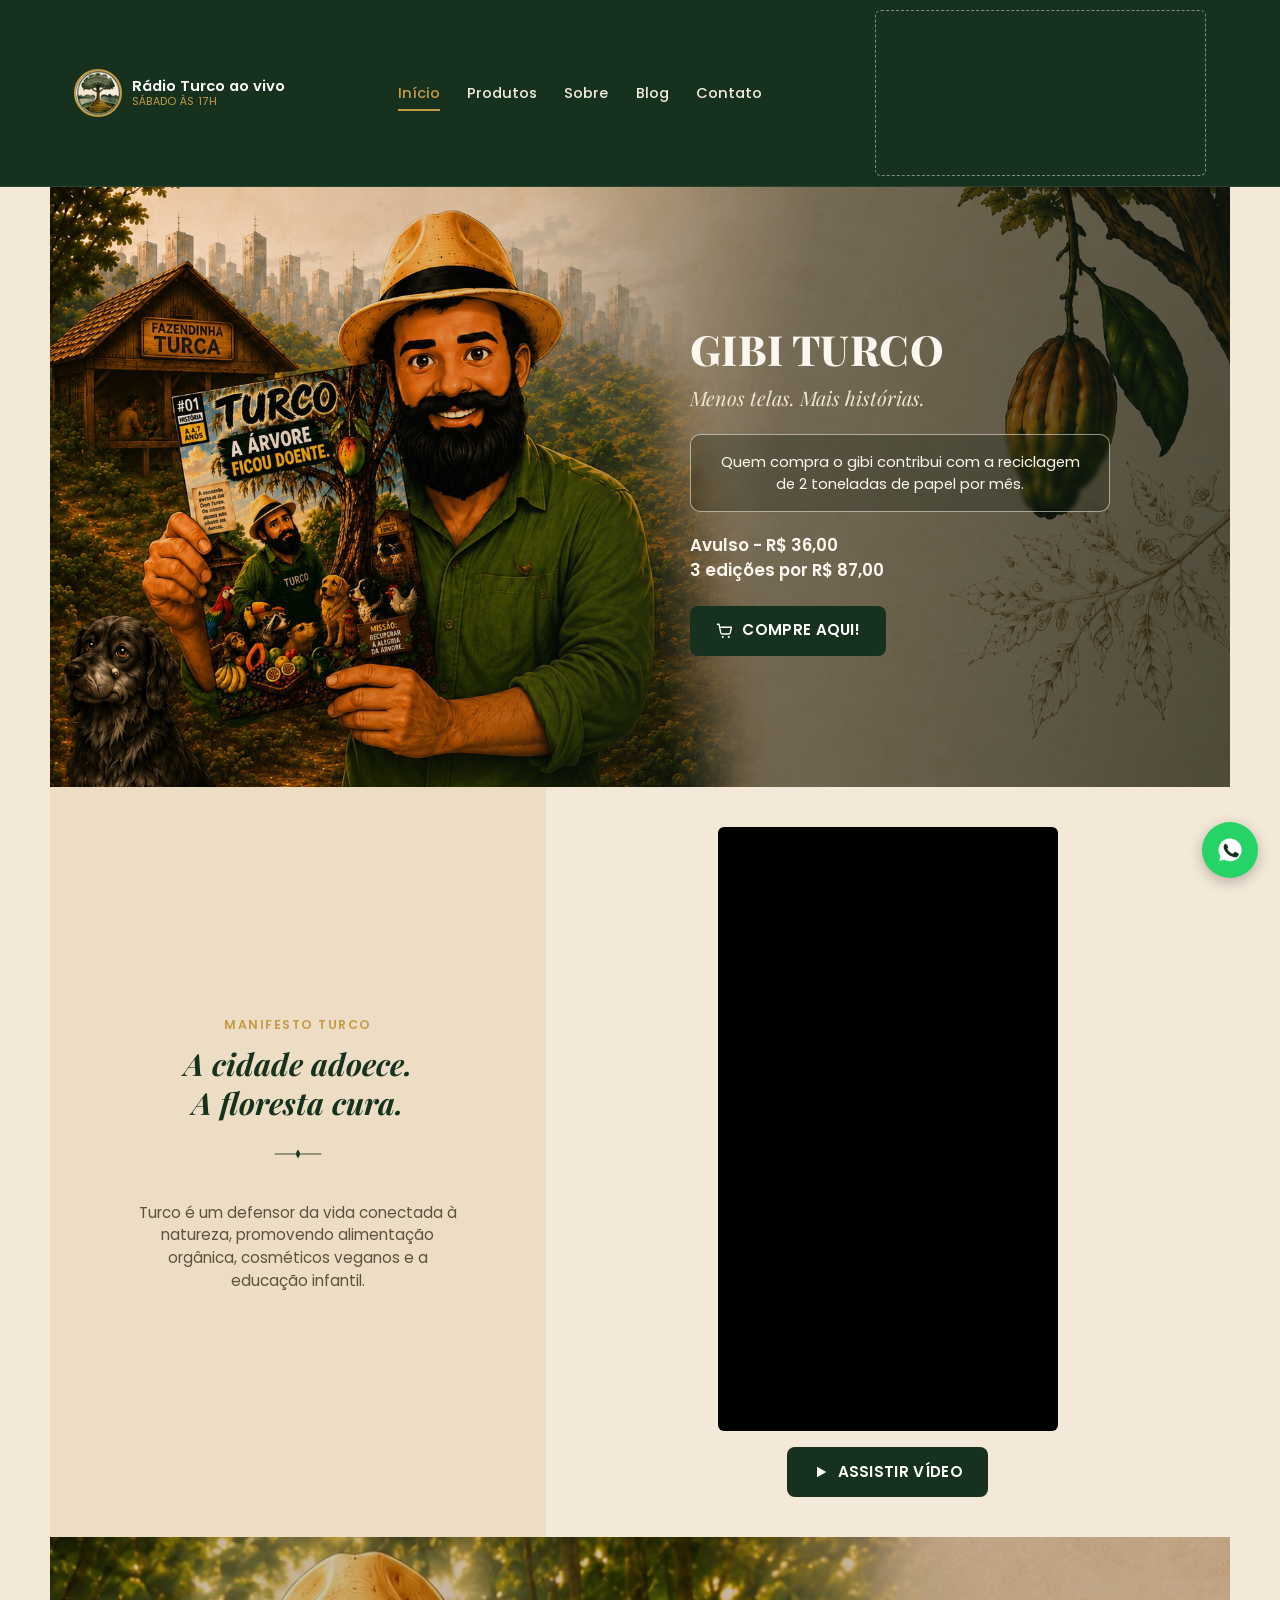
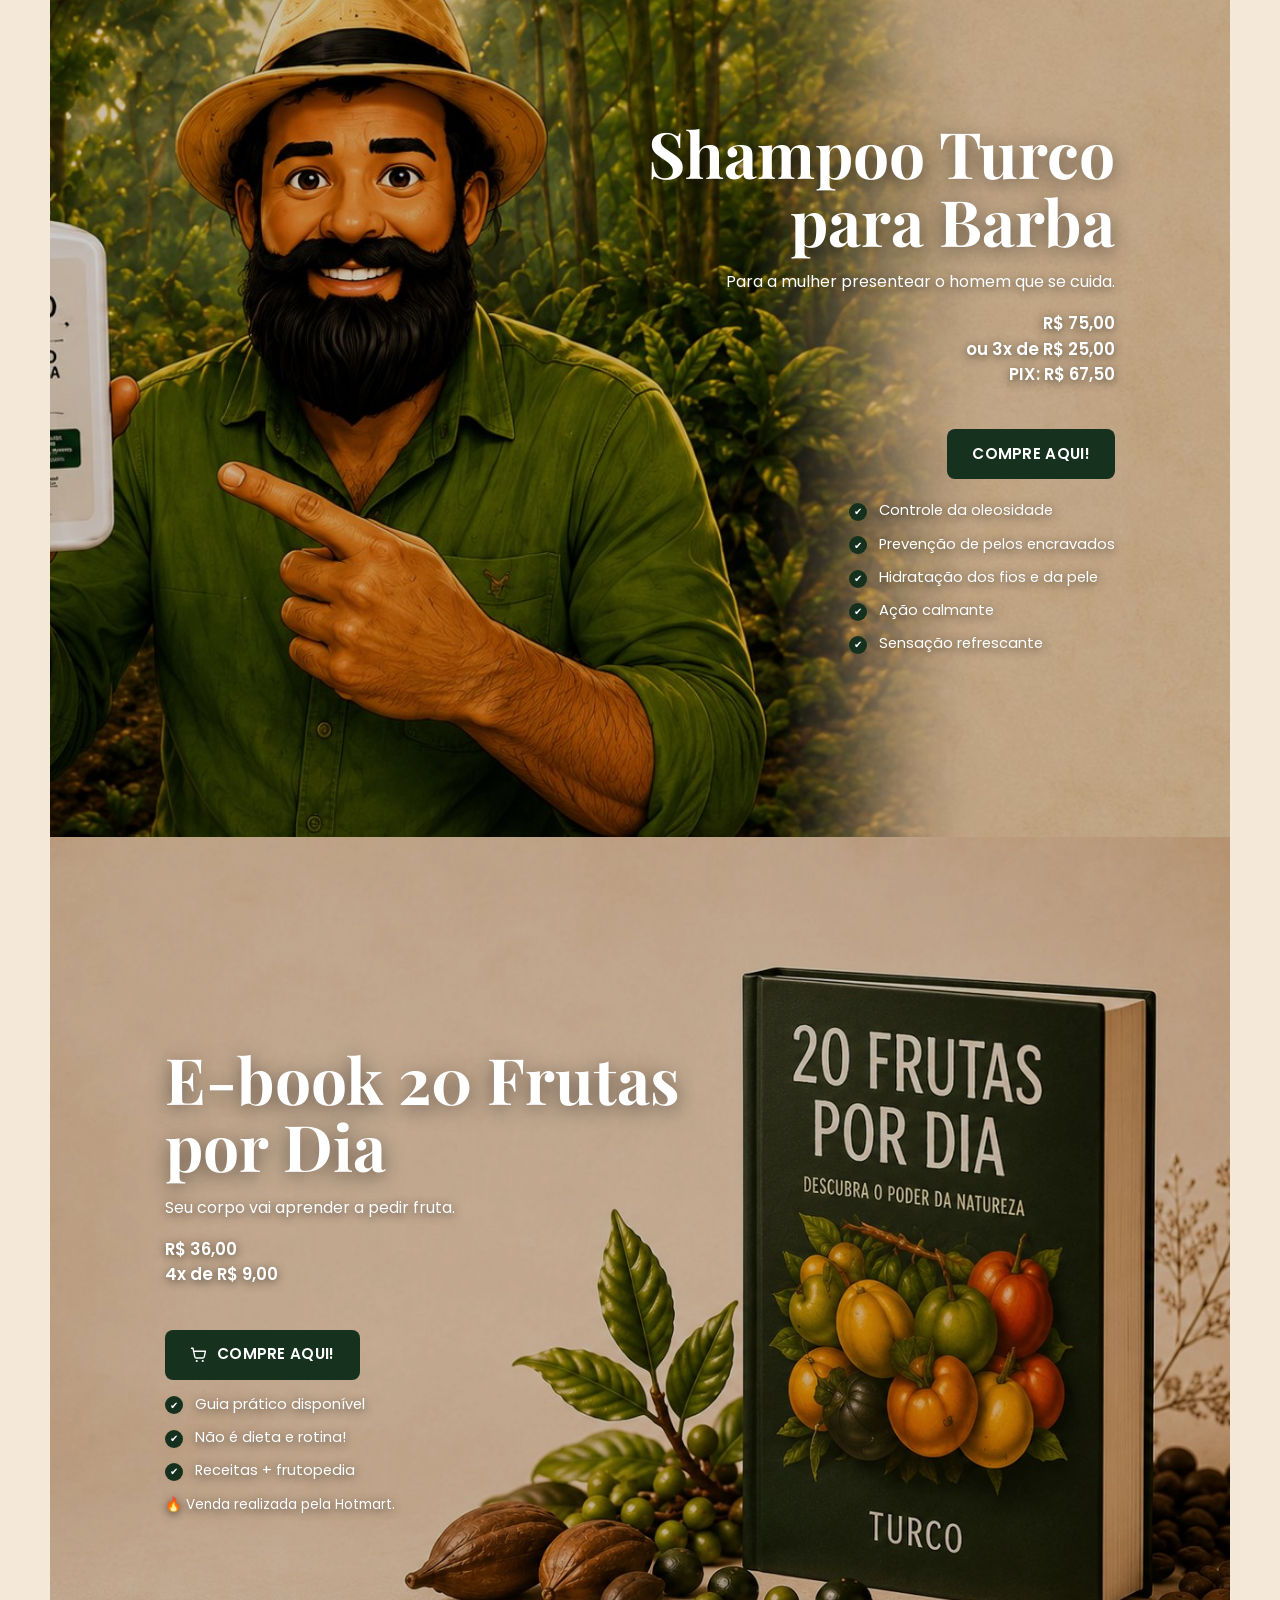
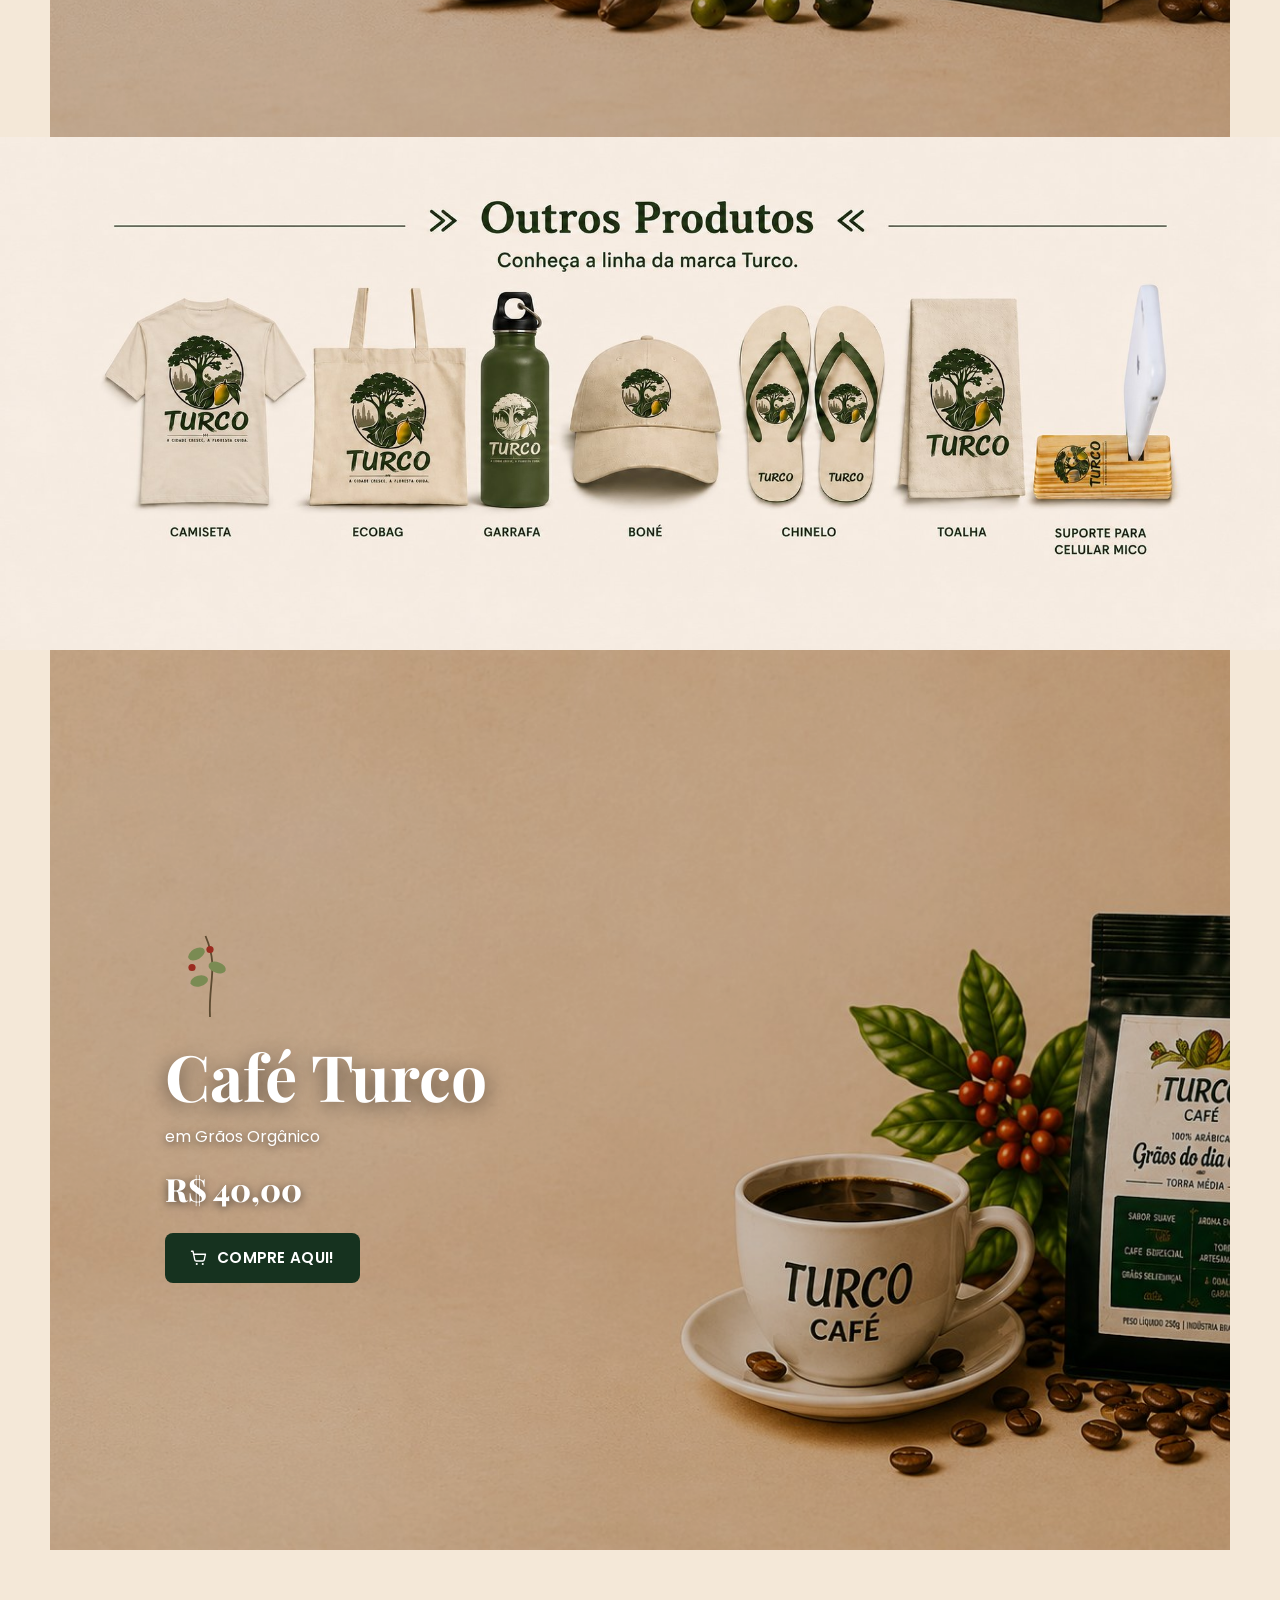
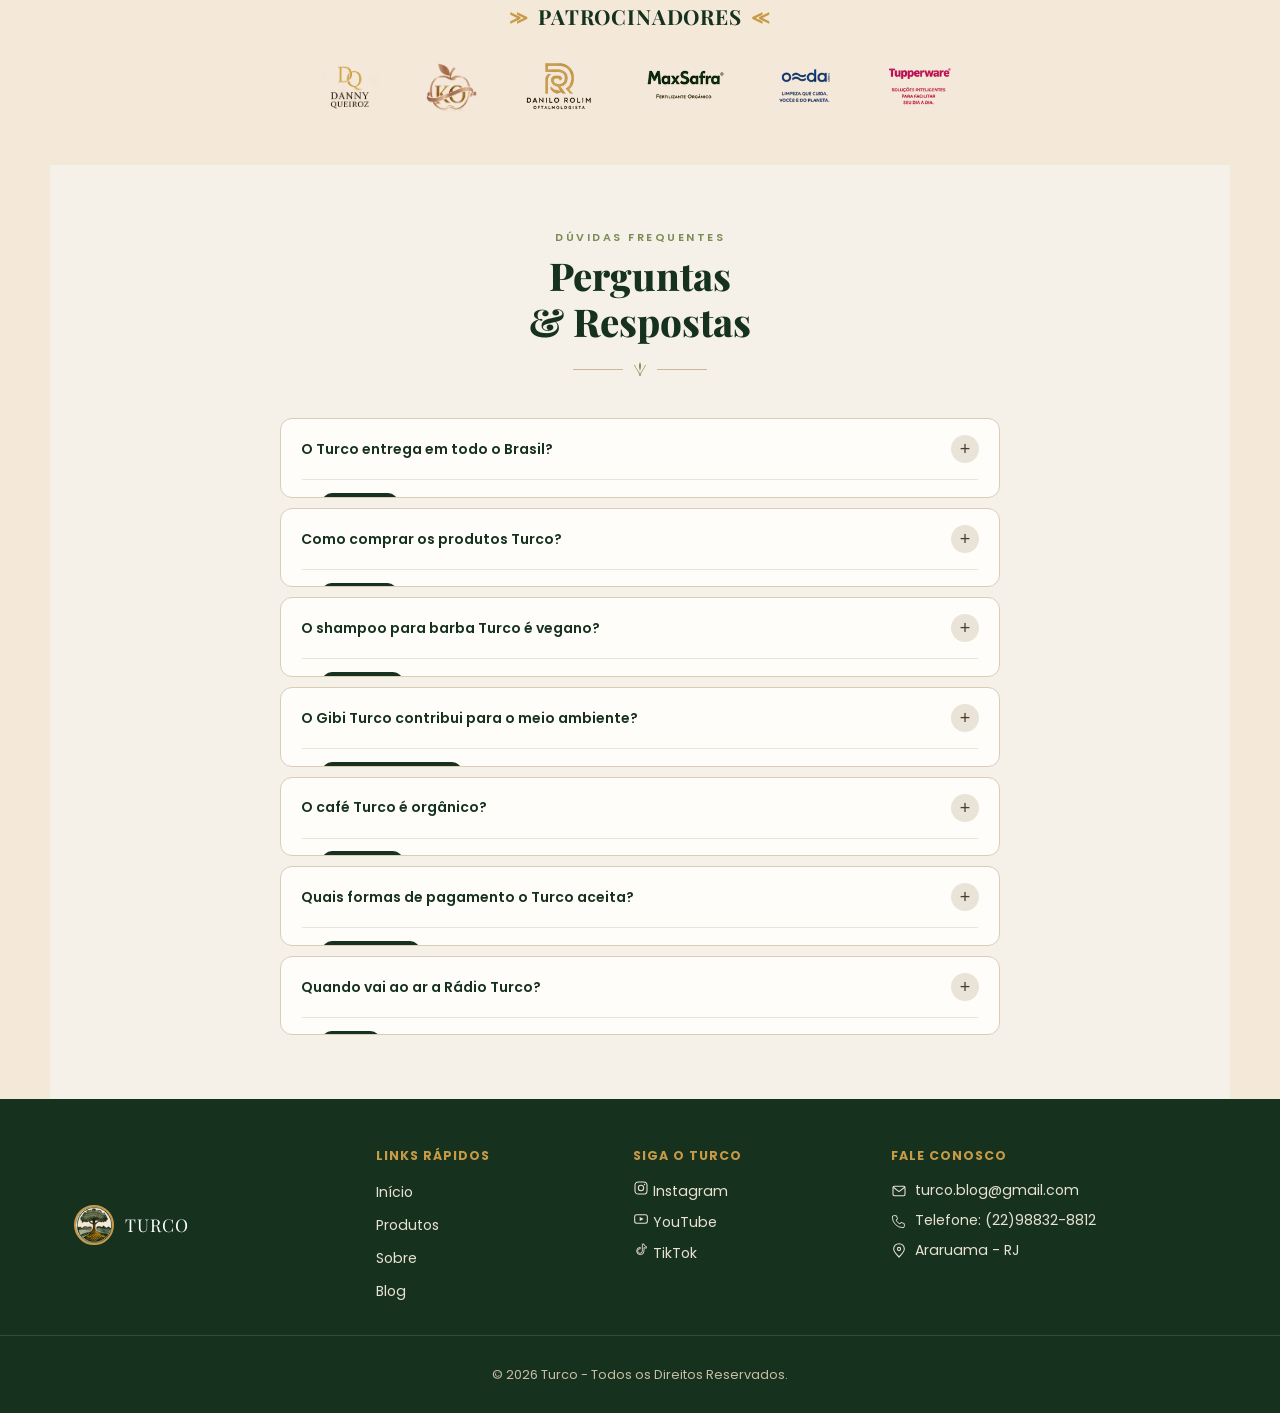
<file: index.html>
<!DOCTYPE html>
<html lang="pt-BR">
<head>
<meta charset="UTF-8">
<meta name="viewport" content="width=device-width, initial-scale=1.0">
<title>Turco | Gibi, Shampoo para Barba, Café Orgânico e Produtos Sustentáveis — Araruama RJ</title>
<meta name="description" content="Turco: gibi impresso, shampoo para barba vegano, e-book 20 Frutas por Dia, café orgânico em grãos, camisas, bonés, chinelos, eco bag, toalha e porta-celular de madeira. Araruama, Rio de Janeiro, São Paulo, Minas Gerais, PR, RS e SC.">
<meta name="keywords" content="gibi turco, shampoo para barba, café orgânico em grãos, ebook 20 frutas por dia, produtos sustentáveis, eco bag, camiseta turco, boné turco, chinelo turco, toalha turco, porta celular madeira, garrafa sustentável, Araruama, Rio de Janeiro, São Paulo, Minas Gerais, Paraná, Rio Grande do Sul, Santa Catarina">
<meta name="robots" content="index, follow">
<meta name="author" content="Turco">
<meta name="geo.region" content="BR-RJ">
<meta name="geo.placename" content="Araruama, Rio de Janeiro">
<link rel="canonical" href="https://www.turco.blog/">
<link rel="icon" type="image/png" href="images/favicon.png">

<!-- Open Graph -->
<meta property="og:type" content="website">
<meta property="og:title" content="Turco | Gibi, Shampoo para Barba, Café Orgânico e Produtos Sustentáveis">
<meta property="og:description" content="Menos telas. Mais histórias. Conheça o universo Turco: gibi, shampoo para barba, e-book, café orgânico, camisas, eco bag e muito mais. Entregamos em todo o Brasil.">
<meta property="og:url" content="https://www.turco.blog/">
<meta property="og:image" content="https://www.turco.blog/images/og-turco.jpg">
<meta property="og:locale" content="pt_BR">
<meta property="og:site_name" content="Turco">

<!-- Twitter Card -->
<meta name="twitter:card" content="summary_large_image">
<meta name="twitter:title" content="Turco | Gibi, Shampoo para Barba, Café Orgânico e Produtos Sustentáveis">
<meta name="twitter:description" content="Menos telas. Mais histórias. Conheça o universo Turco — entregamos em todo o Brasil.">
<meta name="twitter:image" content="https://www.turco.blog/images/og-turco.jpg">

<link rel="preconnect" href="https://fonts.googleapis.com">
<link rel="preconnect" href="https://fonts.gstatic.com" crossorigin>
<link href="https://fonts.googleapis.com/css2?family=Playfair+Display:ital,wght@0,700;0,800;0,900;1,600;1,700&family=Poppins:wght@400;500;600;700&display=swap" rel="stylesheet">

<link rel="stylesheet" href="css/style.css">

<style>
/* ===== FAQ TURCO ===== */
.faq-turco {
  background: #f5f0e8;
  padding: 4rem 1.5rem;
  text-align: center;
}
.faq-eyebrow {
  font-family: 'Poppins', sans-serif;
  font-size: 11px;
  font-weight: 600;
  letter-spacing: 2.5px;
  text-transform: uppercase;
  color: #7a8b53;
  margin: 0 0 0.4rem;
}
.faq-title {
  font-family: 'Playfair Display', serif;
  font-size: clamp(1.8rem, 4vw, 2.4rem);
  font-weight: 800;
  color: #16321f;
  margin: 0 0 1rem;
  line-height: 1.2;
}
.faq-divider {
  display: flex;
  align-items: center;
  justify-content: center;
  gap: 10px;
  margin-bottom: 2.5rem;
}
.faq-divider-line {
  display: inline-block;
  width: 50px;
  height: 1px;
  background: #c9b99a;
}
.faq-list {
  max-width: 720px;
  margin: 0 auto;
  display: flex;
  flex-direction: column;
  gap: 10px;
  text-align: left;
}
.faq-item {
  background: #fffdf9;
  border: 1px solid #d9cdb8;
  border-radius: 12px;
  overflow: hidden;
  transition: border-color 0.2s;
}
.faq-item.open {
  border-color: #7a8b53;
}
.faq-btn {
  width: 100%;
  display: flex;
  align-items: center;
  justify-content: space-between;
  gap: 12px;
  padding: 1rem 1.25rem;
  background: none;
  border: none;
  cursor: pointer;
  text-align: left;
}
.faq-question {
  font-family: 'Poppins', sans-serif;
  font-size: 14px;
  font-weight: 600;
  color: #16321f;
  line-height: 1.45;
  flex: 1;
}
.faq-icon {
  width: 28px;
  height: 28px;
  min-width: 28px;
  border-radius: 50%;
  background: #eae4d8;
  display: flex;
  align-items: center;
  justify-content: center;
  transition: background 0.2s, transform 0.3s;
}
.faq-plus {
  font-size: 18px;
  font-weight: 400;
  color: #4a3f2f;
  line-height: 1;
  transition: color 0.2s;
}
.faq-item.open .faq-icon {
  background: #16321f;
  transform: rotate(45deg);
}
.faq-item.open .faq-plus {
  color: #f5f0e8;
}
.faq-answer {
  max-height: 0;
  overflow: hidden;
  transition: max-height 0.35s ease;
}
.faq-item.open .faq-answer {
  max-height: 300px;
}
.faq-answer-inner {
  padding: 0.8rem 1.25rem 1.1rem;
  font-family: 'Poppins', sans-serif;
  font-size: 13.5px;
  color: #4a3f2f;
  line-height: 1.75;
  border-top: 1px solid #eae4d8;
}
.faq-badge {
  display: inline-block;
  font-size: 9px;
  font-weight: 700;
  letter-spacing: 1.5px;
  text-transform: uppercase;
  background: #16321f;
  color: #f5f0e8;
  border-radius: 20px;
  padding: 2px 10px;
  margin-bottom: 0.5rem;
  margin-right: 4px;
  vertical-align: middle;
}
@media (max-width: 600px) {
  .faq-turco { padding: 3rem 1rem; }
  .faq-question { font-size: 13px; }
}
</style>

<!-- ============================================================
     SCHEMA.ORG / DADOS ESTRUTURADOS (JSON-LD) — ATIVO
     SEO Local: Araruama/RJ · Rio de Janeiro · São Paulo ·
     Minas Gerais · Paraná · Rio Grande do Sul · Santa Catarina
=============================================================== -->

<!-- 1. Organization -->
<script type="application/ld+json">
{
  "@context": "https://schema.org",
  "@type": "Organization",
  "name": "Turco",
  "url": "https://www.turco.blog/",
  "logo": "https://www.turco.blog/images/logo-turco.png",
  "description": "Marca eco-consciente brasileira com gibi impresso, shampoo para barba vegano, café orgânico, e-book e linha de produtos sustentáveis. Baseada em Araruama, RJ, com entregas em todo o Brasil.",
  "foundingLocation": {
    "@type": "Place",
    "address": {
      "@type": "PostalAddress",
      "addressLocality": "Araruama",
      "addressRegion": "RJ",
      "addressCountry": "BR"
    }
  },
  "areaServed": [
    { "@type": "State", "name": "Rio de Janeiro" },
    { "@type": "State", "name": "São Paulo" },
    { "@type": "State", "name": "Minas Gerais" },
    { "@type": "State", "name": "Paraná" },
    { "@type": "State", "name": "Rio Grande do Sul" },
    { "@type": "State", "name": "Santa Catarina" }
  ],
  "sameAs": [
    "https://www.instagram.com/turco.blog",
    "https://www.youtube.com/@turco.blog",
    "https://www.tiktok.com/@turco.blog"
  ],
  "contactPoint": {
    "@type": "ContactPoint",
    "telephone": "+55-22-98832-8812",
    "contactType": "customer service",
    "email": "turco.blog@gmail.com",
    "areaServed": "BR",
    "availableLanguage": "Portuguese",
    "contactOption": "TollFree"
  }
}
</script>

<!-- 2. WebSite + SearchAction -->
<script type="application/ld+json">
{
  "@context": "https://schema.org",
  "@type": "WebSite",
  "name": "Turco",
  "url": "https://www.turco.blog/",
  "description": "Site oficial da marca Turco — gibi, shampoo para barba, café orgânico, e-book e produtos sustentáveis. Araruama, Rio de Janeiro.",
  "inLanguage": "pt-BR",
  "potentialAction": {
    "@type": "SearchAction",
    "target": {
      "@type": "EntryPoint",
      "urlTemplate": "https://www.turco.blog/blog.html?q={search_term_string}"
    },
    "query-input": "required name=search_term_string"
  }
}
</script>

<!-- 3. LocalBusiness -->
<script type="application/ld+json">
{
  "@context": "https://schema.org",
  "@type": "LocalBusiness",
  "name": "Turco",
  "image": "https://www.turco.blog/images/og-turco.jpg",
  "url": "https://www.turco.blog/",
  "telephone": "+55-22-98832-8812",
  "email": "turco.blog@gmail.com",
  "priceRange": "R$ 36 – R$ 75",
  "currenciesAccepted": "BRL",
  "paymentAccepted": "PIX, Cartão de Crédito, Boleto, WhatsApp",
  "description": "Loja de produtos eco-conscientes: gibi impresso, shampoo para barba vegano, café orgânico em grãos, e-book, camisas, bonés, chinelos, eco bag, toalha, garrafa e porta-celular de madeira. Araruama, RJ. Enviamos para todo o Brasil.",
  "address": {
    "@type": "PostalAddress",
    "addressLocality": "Araruama",
    "addressRegion": "RJ",
    "addressCountry": "BR"
  },
  "geo": {
    "@type": "GeoCoordinates",
    "latitude": -22.8822,
    "longitude": -42.3424
  },
  "areaServed": [
    { "@type": "City",  "name": "Araruama" },
    { "@type": "City",  "name": "Cabo Frio" },
    { "@type": "City",  "name": "Búzios" },
    { "@type": "City",  "name": "Saquarema" },
    { "@type": "State", "name": "Rio de Janeiro" },
    { "@type": "State", "name": "São Paulo" },
    { "@type": "State", "name": "Minas Gerais" },
    { "@type": "State", "name": "Paraná" },
    { "@type": "State", "name": "Rio Grande do Sul" },
    { "@type": "State", "name": "Santa Catarina" }
  ],
  "sameAs": [
    "https://www.instagram.com/turco.blog",
    "https://www.youtube.com/@turco.blog",
    "https://www.tiktok.com/@turco.blog"
  ]
}
</script>

<!-- 4. OfferCatalog (todos os produtos) -->
<script type="application/ld+json">
{
  "@context": "https://schema.org",
  "@type": "OfferCatalog",
  "name": "Catálogo Turco — Produtos Sustentáveis",
  "url": "https://www.turco.blog/#produtos",
  "provider": {
    "@type": "Organization",
    "name": "Turco",
    "url": "https://www.turco.blog/"
  },
  "numberOfItems": 11,
  "itemListElement": [
    { "@type": "Offer", "itemOffered": { "@type": "Product", "name": "Gibi Turco" }, "price": "36.00", "priceCurrency": "BRL" },
    { "@type": "Offer", "itemOffered": { "@type": "Product", "name": "Café em Grãos Orgânico Turco" }, "price": "40.00", "priceCurrency": "BRL" },
    { "@type": "Offer", "itemOffered": { "@type": "Product", "name": "Chinelo Turco" }, "priceCurrency": "BRL" },
    { "@type": "Offer", "itemOffered": { "@type": "Product", "name": "Camisa Turco" }, "priceCurrency": "BRL" },
    { "@type": "Offer", "itemOffered": { "@type": "Product", "name": "E-book 20 Frutas por Dia" }, "price": "36.00", "priceCurrency": "BRL" },
    { "@type": "Offer", "itemOffered": { "@type": "Product", "name": "Boné Turco" }, "priceCurrency": "BRL" },
    { "@type": "Offer", "itemOffered": { "@type": "Product", "name": "Shampoo para Barba Turco" }, "price": "75.00", "priceCurrency": "BRL" },
    { "@type": "Offer", "itemOffered": { "@type": "Product", "name": "Porta-Celular de Madeira Turco" }, "priceCurrency": "BRL" },
    { "@type": "Offer", "itemOffered": { "@type": "Product", "name": "Garrafa Turco" }, "priceCurrency": "BRL" },
    { "@type": "Offer", "itemOffered": { "@type": "Product", "name": "Eco Bag Turco" }, "priceCurrency": "BRL" },
    { "@type": "Offer", "itemOffered": { "@type": "Product", "name": "Toalha Turco" }, "priceCurrency": "BRL" }
  ]
}
</script>

<!-- 5. Produtos individuais -->

<!-- Produto: Gibi Turco -->
<script type="application/ld+json">
{
  "@context": "https://schema.org",
  "@type": "Product",
  "name": "Gibi Turco",
  "description": "Gibi impresso da marca Turco. Menos telas, mais histórias. A cada compra, contribui com a reciclagem de 2 toneladas de papel por mês. Disponível em edição avulsa ou pacote com 3 edições.",
  "image": "https://www.turco.blog/images/hero-gibi-turco.jpg",
  "brand": { "@type": "Brand", "name": "Turco" },
  "url": "https://www.turco.blog/#inicio",
  "category": "Gibi / Quadrinhos / Educação Infantil",
  "offers": [
    {
      "@type": "Offer",
      "name": "Edição avulsa",
      "price": "36.00",
      "priceCurrency": "BRL",
      "availability": "https://schema.org/InStock",
      "url": "https://www.turco.blog/#inicio",
      "seller": { "@type": "Organization", "name": "Turco" }
    },
    {
      "@type": "Offer",
      "name": "3 edições",
      "price": "87.00",
      "priceCurrency": "BRL",
      "availability": "https://schema.org/InStock",
      "url": "https://www.turco.blog/#inicio",
      "seller": { "@type": "Organization", "name": "Turco" }
    }
  ]
}
</script>

<!-- Produto: Shampoo para Barba -->
<script type="application/ld+json">
{
  "@context": "https://schema.org",
  "@type": "Product",
  "name": "Shampoo Turco para Barba",
  "description": "Shampoo para barba vegano com controle da oleosidade, prevenção de pelos encravados, hidratação dos fios e da pele, ação calmante e sensação refrescante. Presente ideal para homens que se cuidam.",
  "image": "https://www.turco.blog/images/produto-shampoo-barba.jpg",
  "brand": { "@type": "Brand", "name": "Turco" },
  "url": "https://www.turco.blog/#produtos",
  "category": "Cosméticos / Cuidados com a Barba / Vegano",
  "offers": {
    "@type": "Offer",
    "price": "75.00",
    "priceCurrency": "BRL",
    "availability": "https://schema.org/InStock",
    "url": "https://www.turco.blog/#produtos",
    "priceSpecification": [
      { "@type": "UnitPriceSpecification", "price": "75.00", "priceCurrency": "BRL", "name": "À vista" },
      { "@type": "UnitPriceSpecification", "price": "67.50", "priceCurrency": "BRL", "name": "PIX" }
    ],
    "seller": { "@type": "Organization", "name": "Turco" }
  }
}
</script>

<!-- Produto: E-book 20 Frutas por Dia -->
<script type="application/ld+json">
{
  "@context": "https://schema.org",
  "@type": "Product",
  "name": "E-book 20 Frutas por Dia",
  "description": "Guia prático digital para incluir mais frutas na rotina diária, com receitas e frutopedia completa. Seu corpo vai aprender a pedir fruta. Venda realizada pela Hotmart.",
  "image": "https://www.turco.blog/images/ebook-20-frutas.jpg",
  "brand": { "@type": "Brand", "name": "Turco" },
  "url": "https://www.turco.blog/#produtos",
  "category": "E-book / Alimentação Saudável / Nutrição",
  "offers": {
    "@type": "Offer",
    "price": "36.00",
    "priceCurrency": "BRL",
    "availability": "https://schema.org/InStock",
    "url": "https://www.turco.blog/#produtos",
    "seller": { "@type": "Organization", "name": "Turco" }
  }
}
</script>

<!-- Produto: Café em Grãos Orgânico -->
<script type="application/ld+json">
{
  "@context": "https://schema.org",
  "@type": "Product",
  "name": "Café Turco em Grãos Orgânico",
  "description": "Café orgânico em grãos, cultivado com respeito ao meio ambiente. Marca Turco.",
  "image": "https://www.turco.blog/images/produto-cafe-turco.jpg",
  "brand": { "@type": "Brand", "name": "Turco" },
  "url": "https://www.turco.blog/#produtos",
  "category": "Café Orgânico / Alimentação / Sustentabilidade",
  "offers": {
    "@type": "Offer",
    "price": "40.00",
    "priceCurrency": "BRL",
    "availability": "https://schema.org/InStock",
    "url": "https://www.turco.blog/#produtos",
    "seller": { "@type": "Organization", "name": "Turco" }
  }
}
</script>

<!-- Produto: Camisa Turco -->
<script type="application/ld+json">
{
  "@context": "https://schema.org",
  "@type": "Product",
  "name": "Camisa Turco",
  "description": "Camiseta da marca Turco, linha de moda sustentável e eco-consciente.",
  "image": "https://www.turco.blog/images/produtosgerais.jpg",
  "brand": { "@type": "Brand", "name": "Turco" },
  "url": "https://www.turco.blog/#produtos",
  "category": "Vestuário / Moda Sustentável",
  "offers": {
    "@type": "Offer",
    "availability": "https://schema.org/InStock",
    "priceCurrency": "BRL",
    "url": "https://www.turco.blog/#produtos",
    "seller": { "@type": "Organization", "name": "Turco" }
  }
}
</script>

<!-- Produto: Boné Turco -->
<script type="application/ld+json">
{
  "@context": "https://schema.org",
  "@type": "Product",
  "name": "Boné Turco",
  "description": "Boné da marca Turco, linha de acessórios sustentáveis.",
  "image": "https://www.turco.blog/images/produtosgerais.jpg",
  "brand": { "@type": "Brand", "name": "Turco" },
  "url": "https://www.turco.blog/#produtos",
  "category": "Acessórios / Moda Sustentável",
  "offers": {
    "@type": "Offer",
    "availability": "https://schema.org/InStock",
    "priceCurrency": "BRL",
    "url": "https://www.turco.blog/#produtos",
    "seller": { "@type": "Organization", "name": "Turco" }
  }
}
</script>

<!-- Produto: Chinelo Turco -->
<script type="application/ld+json">
{
  "@context": "https://schema.org",
  "@type": "Product",
  "name": "Chinelo Turco",
  "description": "Chinelo da linha de produtos sustentáveis Turco.",
  "image": "https://www.turco.blog/images/produtosgerais.jpg",
  "brand": { "@type": "Brand", "name": "Turco" },
  "url": "https://www.turco.blog/#produtos",
  "category": "Calçados / Moda Sustentável",
  "offers": {
    "@type": "Offer",
    "availability": "https://schema.org/InStock",
    "priceCurrency": "BRL",
    "url": "https://www.turco.blog/#produtos",
    "seller": { "@type": "Organization", "name": "Turco" }
  }
}
</script>

<!-- Produto: Porta-Celular de Madeira -->
<script type="application/ld+json">
{
  "@context": "https://schema.org",
  "@type": "Product",
  "name": "Porta-Celular de Madeira Turco",
  "description": "Suporte porta-celular artesanal de madeira, item da linha eco-consciente da marca Turco.",
  "image": "https://www.turco.blog/images/produtosgerais.jpg",
  "brand": { "@type": "Brand", "name": "Turco" },
  "url": "https://www.turco.blog/#produtos",
  "category": "Acessórios / Sustentabilidade / Madeira",
  "offers": {
    "@type": "Offer",
    "availability": "https://schema.org/InStock",
    "priceCurrency": "BRL",
    "url": "https://www.turco.blog/#produtos",
    "seller": { "@type": "Organization", "name": "Turco" }
  }
}
</script>

<!-- Produto: Garrafa Turco -->
<script type="application/ld+json">
{
  "@context": "https://schema.org",
  "@type": "Product",
  "name": "Garrafa Turco",
  "description": "Garrafa sustentável da linha de produtos eco-conscientes Turco.",
  "image": "https://www.turco.blog/images/produtosgerais.jpg",
  "brand": { "@type": "Brand", "name": "Turco" },
  "url": "https://www.turco.blog/#produtos",
  "category": "Utilidades / Sustentabilidade",
  "offers": {
    "@type": "Offer",
    "availability": "https://schema.org/InStock",
    "priceCurrency": "BRL",
    "url": "https://www.turco.blog/#produtos",
    "seller": { "@type": "Organization", "name": "Turco" }
  }
}
</script>

<!-- Produto: Eco Bag Turco -->
<script type="application/ld+json">
{
  "@context": "https://schema.org",
  "@type": "Product",
  "name": "Eco Bag Turco",
  "description": "Sacola eco bag reutilizável da linha sustentável Turco. Reduza o uso de plástico.",
  "image": "https://www.turco.blog/images/produtosgerais.jpg",
  "brand": { "@type": "Brand", "name": "Turco" },
  "url": "https://www.turco.blog/#produtos",
  "category": "Sustentabilidade / Acessórios",
  "offers": {
    "@type": "Offer",
    "availability": "https://schema.org/InStock",
    "priceCurrency": "BRL",
    "url": "https://www.turco.blog/#produtos",
    "seller": { "@type": "Organization", "name": "Turco" }
  }
}
</script>

<!-- Produto: Toalha Turco -->
<script type="application/ld+json">
{
  "@context": "https://schema.org",
  "@type": "Product",
  "name": "Toalha Turco",
  "description": "Toalha da linha de produtos sustentáveis e eco-conscientes da marca Turco.",
  "image": "https://www.turco.blog/images/produtosgerais.jpg",
  "brand": { "@type": "Brand", "name": "Turco" },
  "url": "https://www.turco.blog/#produtos",
  "category": "Casa / Sustentabilidade",
  "offers": {
    "@type": "Offer",
    "availability": "https://schema.org/InStock",
    "priceCurrency": "BRL",
    "url": "https://www.turco.blog/#produtos",
    "seller": { "@type": "Organization", "name": "Turco" }
  }
}
</script>

<!-- 6. FAQPage -->
<script type="application/ld+json">
{
  "@context": "https://schema.org",
  "@type": "FAQPage",
  "mainEntity": [
    {
      "@type": "Question",
      "name": "O Turco entrega em todo o Brasil?",
      "acceptedAnswer": {
        "@type": "Answer",
        "text": "Sim! O Turco envia seus produtos para todo o Brasil, incluindo Rio de Janeiro, São Paulo, Minas Gerais, Paraná, Rio Grande do Sul e Santa Catarina. Entre em contato pelo WhatsApp para combinar o frete."
      }
    },
    {
      "@type": "Question",
      "name": "Como comprar os produtos Turco?",
      "acceptedAnswer": {
        "@type": "Answer",
        "text": "Você pode comprar diretamente pelo WhatsApp (22) 98832-8812 ou pelos botões 'Compre Aqui' no site. O e-book 20 Frutas por Dia é vendido pela plataforma Hotmart."
      }
    },
    {
      "@type": "Question",
      "name": "O shampoo para barba Turco é vegano?",
      "acceptedAnswer": {
        "@type": "Answer",
        "text": "Sim, o Shampoo Turco para Barba é vegano, com fórmula natural que controla oleosidade, previne pelos encravados, hidrata a pele e a barba com ação calmante e sensação refrescante."
      }
    },
    {
      "@type": "Question",
      "name": "O Gibi Turco contribui para o meio ambiente?",
      "acceptedAnswer": {
        "@type": "Answer",
        "text": "Sim! A cada compra do Gibi Turco, você contribui com a reciclagem de 2 toneladas de papel por mês. É a forma do Turco unir cultura, educação infantil e responsabilidade ambiental."
      }
    },
    {
      "@type": "Question",
      "name": "O café Turco é orgânico?",
      "acceptedAnswer": {
        "@type": "Answer",
        "text": "Sim, o Café Turco em Grãos é orgânico, produzido com respeito ao meio ambiente e sem agrotóxicos. Disponível por R$ 40,00 o pacote."
      }
    },
    {
      "@type": "Question",
      "name": "Quais formas de pagamento o Turco aceita?",
      "acceptedAnswer": {
        "@type": "Answer",
        "text": "O Turco aceita PIX (com desconto), cartão de crédito parcelado e pagamento via WhatsApp. O PIX no shampoo para barba, por exemplo, dá 10% de desconto: de R$ 75,00 por R$ 67,50."
      }
    },
    {
      "@type": "Question",
      "name": "Quando vai ao ar a Rádio Turco?",
      "acceptedAnswer": {
        "@type": "Answer",
        "text": "A Rádio Turco vai ao ar ao vivo todos os sábados às 17h. Acompanhe pelo site turco.blog."
      }
    }
  ]
}
</script>

<!-- 7. BreadcrumbList -->
<script type="application/ld+json">
{
  "@context": "https://schema.org",
  "@type": "BreadcrumbList",
  "itemListElement": [
    { "@type": "ListItem", "position": 1, "name": "Início", "item": "https://www.turco.blog/" },
    { "@type": "ListItem", "position": 2, "name": "Produtos", "item": "https://www.turco.blog/#produtos" },
    { "@type": "ListItem", "position": 3, "name": "Sobre", "item": "https://www.turco.blog/#sobre" },
    { "@type": "ListItem", "position": 4, "name": "Blog", "item": "https://www.turco.blog/blog.html" },
    { "@type": "ListItem", "position": 5, "name": "Contato", "item": "https://www.turco.blog/#contato" }
  ]
}
</script>

<!-- 8. VideoObject — Manifesto Turco -->
<script type="application/ld+json">
{
  "@context": "https://schema.org",
  "@type": "VideoObject",
  "name": "Manifesto Turco — A cidade adoece, a floresta cura",
  "description": "Manifesto oficial da marca Turco: vida conectada à natureza, alimentação orgânica, cosméticos veganos e educação infantil.",
  "thumbnailUrl": "https://www.turco.blog/images/video-manifesto-thumb.jpg",
  "uploadDate": "2026-06-21",
  "embedUrl": "https://www.youtube.com/embed/I2bhcR86sy0",
  "publisher": {
    "@type": "Organization",
    "name": "Turco",
    "url": "https://www.turco.blog/"
  }
}
</script>

</head>
<body>

<a class="skip-link" href="#conteudo-principal">Pular para o conteúdo</a>

<!-- ============================== HEADER ============================== -->
<header class="site-header">
  <div class="header-inner">

    <div class="brand-radio">
      <img class="logo" src="images/logo-turco.png" alt="Turco - logomarca com ilustração de árvore" width="56" height="56">
      <div class="radio-text">
        <strong>Rádio Turco ao vivo</strong>
        <span>Sábado às 17h</span>
      </div>
    </div>

    <nav class="main-nav" id="main-nav">
      <ul>
        <li><a href="#inicio" class="active">Início</a></li>
        <li><a href="#produtos">Produtos</a></li>
        <li><a href="#sobre">Sobre</a></li>
        <li><a href="blog.html">Blog</a></li>
        <li><a href="#contato">Contato</a></li>
      </ul>
    </nav>

    <!-- PLAYER RÁDIO TURCO — ZDX -->
    <div class="radio-plugin-slot" id="radio-plugin-slot" aria-label="Player da Rádio Turco">
      <iframe
        src="https://turco.zdx.com.br/player/"
        title="Rádio Turco ao vivo"
        frameborder="0"
        scrolling="no"
        allow="autoplay; encrypted-media"
        loading="lazy"
        style="width:100%;height:100%;min-width:200px;min-height:64px;border:none;display:block;">
      </iframe>
    </div>

    <button class="nav-toggle" id="nav-toggle" aria-expanded="false" aria-controls="main-nav" aria-label="Abrir menu">
      <span></span><span></span><span></span>
    </button>

  </div>
</header>

<main id="conteudo-principal">

  <!-- ============================== HERO / GIBI TURCO ============================== -->
  <section class="section hero" id="inicio">
    <img class="hero-bg"
         src="images/hero-gibi-turco.jpg"
         alt="Homem com chapéu de palha sorrindo, segurando o gibi Turco em cenário que mistura floresta e cidade, com cachorro ao lado"
         loading="eager">
    <div class="hero-overlay" aria-hidden="true"></div>
    <div class="hero-content">
      <h1>GIBI TURCO</h1>
      <p class="tagline">Menos telas. Mais histórias.</p>

      <div class="boxed-note">
        Quem compra o gibi contribui com a reciclagem de 2 toneladas de papel por mês.
      </div>

      <p class="price-lines">
        Avulso - R$ 36,00<br>
        3 edições por R$ 87,00
      </p>

      <a class="btn btn-primary"
         href="https://wa.me/5522988328812?text=Ol%C3%A1!%20Quero%20comprar%20o%20Gibi%20Turco."
         target="_blank" rel="noopener">
        <svg class="icon" viewBox="0 0 24 24" width="18" height="18" aria-hidden="true"><path d="M2 3h2l2.4 11.4A2 2 0 0 0 8.35 16H17a2 2 0 0 0 1.95-1.55L20.6 7H6" fill="none" stroke="currentColor" stroke-width="1.8" stroke-linecap="round" stroke-linejoin="round"/><circle cx="9" cy="20" r="1.4" fill="currentColor"/><circle cx="17" cy="20" r="1.4" fill="currentColor"/></svg>
        COMPRE AQUI!
      </a>
    </div>
  </section>

  <!-- ============================== MANIFESTO + VÍDEO ============================== -->
  <section class="section manifesto" id="sobre">
    <div class="manifesto-text">
      <p class="eyebrow">Manifesto Turco</p>
      <h2>A cidade adoece.<br>A floresta cura.</h2>
      <span class="divider" aria-hidden="true">
        <svg viewBox="0 0 60 20" width="50" height="18"><path d="M2 10 H58" stroke="#16321f" stroke-width="1"/><path d="M30 5 C 33 8, 33 12, 30 15 C 27 12, 27 8, 30 5 Z" fill="#16321f"/></svg>
      </span>
      <p>Turco é um defensor da vida conectada à natureza, promovendo alimentação orgânica, cosméticos veganos e a educação infantil.</p>
    </div>

    <div class="manifesto-video" id="video-manifesto">
      <!-- VÍDEO DO YOUTUBE (Manifesto Turco)
           Vídeo vertical (YouTube Shorts) — por isso a classe "vertical"
           no video-wrapper, que ajusta a proporção para 9:16. -->
      <div class="video-wrapper vertical">
        <iframe
          src="https://www.youtube.com/embed/I2bhcR86sy0"
          title="Manifesto Turco"
          frameborder="0"
          referrerpolicy="strict-origin-when-cross-origin"
          allow="accelerometer; autoplay; clipboard-write; encrypted-media; gyroscope; picture-in-picture; web-share"
          allowfullscreen
          loading="lazy">
        </iframe>
      </div>
      <a class="btn btn-primary btn-play" href="#video-manifesto">
        <svg class="icon" viewBox="0 0 24 24" width="16" height="16" aria-hidden="true"><polygon points="6,4 20,12 6,20" fill="currentColor"/></svg>
        ASSISTIR VÍDEO
      </a>
    </div>
  </section>

  <!-- ============================== SHAMPOO TURCO PARA BARBA ============================== -->
 <section class="section produto-shampoo" id="produtos">

  <img class="hero-bg"
       src="images/produto-shampoo-barba.jpg"
       alt="História em quadrinhos do Turco"
       loading="lazy">

  <div class="hero-overlay"></div>

  <div class="produto-info">
    <h2>Shampoo Turco<br>para Barba</h2>

    <p class="produto-desc">
      Para a mulher presentear o homem que se cuida.
    </p>

    <p class="price-lines">
      R$ 75,00<br>
      ou 3x de R$ 25,00<br>
      PIX: R$ 67,50
    </p>

    <a class="btn btn-primary"
       href="https://wa.me/5522988328812?text=Ol%C3%A1!%20Quero%20comprar%20o%20Shampoo%20Turco%20para%20Barba."
       target="_blank"
       rel="noopener">
      COMPRE AQUI!
    </a>

    <ul class="checklist">
      <li><span class="check">✔</span> Controle da oleosidade</li>
      <li><span class="check">✔</span> Prevenção de pelos encravados</li>
      <li><span class="check">✔</span> Hidratação dos fios e da pele</li>
      <li><span class="check">✔</span> Ação calmante</li>
      <li><span class="check">✔</span> Sensação refrescante</li>
    </ul>
  </div>

</section>
  <!-- ============================== E-BOOK 20 FRUTAS POR DIA ============================== -->
  <section class="section produto-ebook">

    <img class="hero-bg"
         src="images/ebook-20-frutas.jpg"
         alt="Capa do e-book 20 Frutas por Dia da marca Turco"
         loading="lazy">

    <div class="hero-overlay"></div>

    <div class="ebook-info">
      <h2>E-book 20 Frutas<br>por Dia</h2>

      <p class="produto-desc italic">Seu corpo vai aprender a pedir fruta.</p>

      <p class="price-lines">
        R$ 36,00<br>
        4x de R$ 9,00
      </p>

      <a class="btn btn-primary"
         href="https://wa.me/5522988328812?text=Ol%C3%A1!%20Quero%20comprar%20o%20E-book%2020%20Frutas%20por%20Dia."
         target="_blank" rel="noopener">
        <svg class="icon" viewBox="0 0 24 24" width="18" height="18" aria-hidden="true"><path d="M2 3h2l2.4 11.4A2 2 0 0 0 8.35 16H17a2 2 0 0 0 1.95-1.55L20.6 7H6" fill="none" stroke="currentColor" stroke-width="1.8" stroke-linecap="round" stroke-linejoin="round"/><circle cx="9" cy="20" r="1.4" fill="currentColor"/><circle cx="17" cy="20" r="1.4" fill="currentColor"/></svg>
        COMPRE AQUI!
      </a>

      <ul class="checklist checklist-inline">
        <li><span class="check">✔</span> Guia prático disponível</li>
        <li><span class="check">✔</span> Não é dieta e rotina!</li>
        <li><span class="check">✔</span> Receitas + frutopedia</li>
      </ul>
      <p class="hotmart-note">🔥 Venda realizada pela Hotmart.</p>
    </div>

  </section>

  <!-- ============================== OUTROS PRODUTOS ============================== -->
  <section class="section outros-produtos" style="padding:0 !important;margin:0 !important;width:100% !important;max-width:100% !important;text-align:center;background:#f5f0e8;box-sizing:border-box;">
    <img src="images/produtosgerais.jpg"
         alt="Linha de produtos Turco: camiseta, ecobag, garrafa, boné, chinelo, toalha e suporte para celular"
         loading="lazy"
         style="display:inline-block;max-width:100%;height:auto;margin:0 auto;vertical-align:middle;">
  </section>

  <!-- ============================== CAFÉ TURCO ============================== -->
  <section class="section produto-cafe">

    <img class="hero-bg"
         src="images/produto-cafe-turco.jpg"
         alt="Pacote de Café Turco em grãos orgânico ao lado de uma xícara de café servido, com grãos de café e folhagem ao redor"
         loading="lazy">

    <div class="hero-overlay"></div>

    <div class="cafe-info">
      <span class="decor-branch cafe-branch" aria-hidden="true">
        <svg viewBox="0 0 100 120" width="90" height="110"><path d="M50 110 C 48 70, 60 55, 45 20" fill="none" stroke="#5c4a30" stroke-width="2"/><ellipse cx="35" cy="40" rx="10" ry="6" fill="#7a8b53" transform="rotate(-30 35 40)"/><ellipse cx="58" cy="55" rx="10" ry="6" fill="#7a8b53" transform="rotate(20 58 55)"/><ellipse cx="38" cy="70" rx="10" ry="6" fill="#7a8b53" transform="rotate(-15 38 70)"/><circle cx="30" cy="55" r="4" fill="#9b2b1f"/><circle cx="50" cy="35" r="4" fill="#9b2b1f"/></svg>
      </span>
      <h2>Café Turco</h2>
      <p class="produto-desc">em Grãos Orgânico</p>
      <p class="price-lines price-big">R$ 40,00</p>
      <a class="btn btn-primary"
         href="https://wa.me/5522988328812?text=Ol%C3%A1!%20Quero%20comprar%20o%20Caf%C3%A9%20Turco%20em%20gr%C3%A3os."
         target="_blank" rel="noopener">
        <svg class="icon" viewBox="0 0 24 24" width="18" height="18" aria-hidden="true"><path d="M2 3h2l2.4 11.4A2 2 0 0 0 8.35 16H17a2 2 0 0 0 1.95-1.55L20.6 7H6" fill="none" stroke="currentColor" stroke-width="1.8" stroke-linecap="round" stroke-linejoin="round"/><circle cx="9" cy="20" r="1.4" fill="currentColor"/><circle cx="17" cy="20" r="1.4" fill="currentColor"/></svg>
        COMPRE AQUI!
      </a>
    </div>
  </section>

  <!-- ============================== PATROCINADORES ============================== -->
  <section class="section patrocinadores">
    <h2 class="section-title">
      <span class="arrow" aria-hidden="true">&#8811;</span> Patrocinadores <span class="arrow" aria-hidden="true">&#8810;</span>
    </h2>

    <ul class="sponsor-grid">
      <li>
        <img src="images/sponsor-danny-queiroz.png" alt="Danny Queiroz" loading="lazy">
      </li>
      <li>
        <img src="images/sponsor-ko.png" alt="KO" loading="lazy">
      </li>
      <li>
        <img src="images/sponsor-danilo-rolim.png" alt="Danilo Rolim Oftalmologista" loading="lazy">
      </li>
      <li>
        <img src="images/sponsor-maxsafra.png" alt="MaxSafra - Fertilizante Orgânico" loading="lazy">
      </li>
      <li>
        <img src="images/sponsor-onda.png" alt="Onda - Limpeza que cuida. Você e o planeta." loading="lazy">
      </li>
      <li>
        <img src="images/sponsor-tupperware.png" alt="Tupperware - Soluções inteligentes para facilitar seu dia a dia" loading="lazy">
      </li>
    </ul>
  </section>

</main>

<!-- ============================== FAQ ============================== -->
<section class="section faq-turco" id="faq">
  <p class="faq-eyebrow">Dúvidas frequentes</p>
  <h2 class="faq-title">Perguntas<br>&amp; Respostas</h2>
  <div class="faq-divider" aria-hidden="true">
    <span class="faq-divider-line"></span>
    <svg viewBox="0 0 20 24" width="14" height="18"><path d="M10 22 C 8 14, 14 10, 10 2 C 6 10, 12 14, 10 22 Z" fill="#7a8b53"/><path d="M10 22 C 8 14, 4 12, 2 6" fill="none" stroke="#7a8b53" stroke-width="1"/><path d="M10 22 C 12 14, 16 12, 18 6" fill="none" stroke="#7a8b53" stroke-width="1"/></svg>
    <span class="faq-divider-line"></span>
  </div>

  <div class="faq-list">

    <div class="faq-item">
      <button class="faq-btn" aria-expanded="false" aria-controls="faq-1">
        <span class="faq-question">O Turco entrega em todo o Brasil?</span>
        <span class="faq-icon" aria-hidden="true"><span class="faq-plus">+</span></span>
      </button>
      <div class="faq-answer" id="faq-1" role="region">
        <div class="faq-answer-inner">
          <span class="faq-badge">Entrega</span>
          Sim! O Turco envia seus produtos para todo o Brasil — Rio de Janeiro, São Paulo, Minas Gerais, Paraná, Rio Grande do Sul, Santa Catarina e mais. Entre em contato pelo WhatsApp para combinar o frete.
        </div>
      </div>
    </div>

    <div class="faq-item">
      <button class="faq-btn" aria-expanded="false" aria-controls="faq-2">
        <span class="faq-question">Como comprar os produtos Turco?</span>
        <span class="faq-icon" aria-hidden="true"><span class="faq-plus">+</span></span>
      </button>
      <div class="faq-answer" id="faq-2" role="region">
        <div class="faq-answer-inner">
          <span class="faq-badge">Compra</span>
          É simples: clique em qualquer botão "Compre Aqui" no site e você será direcionado ao WhatsApp. O e-book 20 Frutas por Dia é vendido pela plataforma Hotmart.
        </div>
      </div>
    </div>

    <div class="faq-item">
      <button class="faq-btn" aria-expanded="false" aria-controls="faq-3">
        <span class="faq-question">O shampoo para barba Turco é vegano?</span>
        <span class="faq-icon" aria-hidden="true"><span class="faq-plus">+</span></span>
      </button>
      <div class="faq-answer" id="faq-3" role="region">
        <div class="faq-answer-inner">
          <span class="faq-badge">Produto</span>
          Sim! O Shampoo Turco para Barba é vegano, com fórmula natural que controla oleosidade, previne pelos encravados, hidrata a pele e a barba, com ação calmante e sensação refrescante.
        </div>
      </div>
    </div>

    <div class="faq-item">
      <button class="faq-btn" aria-expanded="false" aria-controls="faq-4">
        <span class="faq-question">O Gibi Turco contribui para o meio ambiente?</span>
        <span class="faq-icon" aria-hidden="true"><span class="faq-plus">+</span></span>
      </button>
      <div class="faq-answer" id="faq-4" role="region">
        <div class="faq-answer-inner">
          <span class="faq-badge">Sustentabilidade</span>
          A cada compra do Gibi Turco, você contribui com a reciclagem de 2 toneladas de papel por mês. É a forma do Turco unir cultura, educação infantil e responsabilidade ambiental.
        </div>
      </div>
    </div>

    <div class="faq-item">
      <button class="faq-btn" aria-expanded="false" aria-controls="faq-5">
        <span class="faq-question">O café Turco é orgânico?</span>
        <span class="faq-icon" aria-hidden="true"><span class="faq-plus">+</span></span>
      </button>
      <div class="faq-answer" id="faq-5" role="region">
        <div class="faq-answer-inner">
          <span class="faq-badge">Produto</span>
          Sim, o Café Turco em Grãos é orgânico, produzido com respeito ao meio ambiente e sem agrotóxicos, disponível por R$ 40,00 o pacote.
        </div>
      </div>
    </div>

    <div class="faq-item">
      <button class="faq-btn" aria-expanded="false" aria-controls="faq-6">
        <span class="faq-question">Quais formas de pagamento o Turco aceita?</span>
        <span class="faq-icon" aria-hidden="true"><span class="faq-plus">+</span></span>
      </button>
      <div class="faq-answer" id="faq-6" role="region">
        <div class="faq-answer-inner">
          <span class="faq-badge">Pagamento</span>
          PIX com desconto, cartão de crédito parcelado e pagamento via WhatsApp. No shampoo para barba, por exemplo, o PIX sai R$ 67,50 (10% off sobre R$ 75,00).
        </div>
      </div>
    </div>

    <div class="faq-item">
      <button class="faq-btn" aria-expanded="false" aria-controls="faq-7">
        <span class="faq-question">Quando vai ao ar a Rádio Turco?</span>
        <span class="faq-icon" aria-hidden="true"><span class="faq-plus">+</span></span>
      </button>
      <div class="faq-answer" id="faq-7" role="region">
        <div class="faq-answer-inner">
          <span class="faq-badge">Rádio</span>
          A Rádio Turco vai ao ar ao vivo todos os sábados às 17h. Acompanhe o player no topo do site turco.blog.
        </div>
      </div>
    </div>

  </div>
</section>

<!-- ============================== FOOTER ============================== -->
<footer class="site-footer" id="contato">
  <div class="footer-inner">

    <div class="footer-brand">
      <img class="logo" src="images/logo-turco.png" alt="Turco" width="48" height="48">
      <span>TURCO</span>
    </div>

    <div class="footer-col">
      <h3>Links rápidos</h3>
      <ul>
        <li><a href="#inicio">Início</a></li>
        <li><a href="#produtos">Produtos</a></li>
        <li><a href="#sobre">Sobre</a></li>
        <li><a href="blog.html">Blog</a></li>
      </ul>
    </div>

    <div class="footer-col">
      <h3>Siga o Turco</h3>
      <ul class="social-list">
        <li>
          <a href="https://www.instagram.com/turco.blog" target="_blank" rel="noopener">
            <svg class="icon" viewBox="0 0 24 24" width="16" height="16" aria-hidden="true"><rect x="3" y="3" width="18" height="18" rx="5" fill="none" stroke="currentColor" stroke-width="1.6"/><circle cx="12" cy="12" r="4" fill="none" stroke="currentColor" stroke-width="1.6"/><circle cx="17.3" cy="6.7" r="1" fill="currentColor"/></svg>
            Instagram
          </a>
        </li>
        <li>
          <a href="https://www.youtube.com/@turco.blog" target="_blank" rel="noopener">
            <svg class="icon" viewBox="0 0 24 24" width="16" height="16" aria-hidden="true"><rect x="2.5" y="5.5" width="19" height="13" rx="3" fill="none" stroke="currentColor" stroke-width="1.6"/><polygon points="10,9 16,12 10,15" fill="currentColor"/></svg>
            YouTube
          </a>
        </li>
        <li>
          <a href="https://www.tiktok.com/@turco.blog" target="_blank" rel="noopener">
            <svg class="icon" viewBox="0 0 24 24" width="16" height="16" aria-hidden="true"><path d="M14 3 v10.5 a3.5 3.5 0 1 1 -3 -3.46 V8 a5.5 5.5 0 1 0 5.5 5.5 V8.2 a6 6 0 0 0 3.5 1.1 V6.7 a4 4 0 0 1 -3.5 -2.2 V3 Z" fill="none" stroke="currentColor" stroke-width="1.3" stroke-linejoin="round"/></svg>
            TikTok
          </a>
        </li>
      </ul>
    </div>

    <div class="footer-col">
      <h3>Fale conosco</h3>
      <ul class="contact-list">
        <li>
          <svg class="icon" viewBox="0 0 24 24" width="16" height="16" aria-hidden="true"><rect x="3" y="5" width="18" height="14" rx="2" fill="none" stroke="currentColor" stroke-width="1.6"/><path d="M3 6 l9 7 9 -7" fill="none" stroke="currentColor" stroke-width="1.6"/></svg>
          <a href="mailto:turco.blog@gmail.com">turco.blog@gmail.com</a>
        </li>
        <li>
          <svg class="icon" viewBox="0 0 24 24" width="16" height="16" aria-hidden="true"><path d="M4 4 h4 l2 5 -2.5 1.5 a12 12 0 0 0 6 6 L15 14 l5 2 v4 a2 2 0 0 1 -2 2 A16 16 0 0 1 2 6 a2 2 0 0 1 2 -2 Z" fill="none" stroke="currentColor" stroke-width="1.4" stroke-linejoin="round"/></svg>
          <a href="tel:+5522988328812">Telefone: (22)98832-8812</a>
        </li>
        <li>
          <svg class="icon" viewBox="0 0 24 24" width="16" height="16" aria-hidden="true"><path d="M12 21 C 7 16, 4 12.4, 4 9 a8 8 0 1 1 16 0 c 0 3.4 -3 7 -8 12 Z" fill="none" stroke="currentColor" stroke-width="1.6"/><circle cx="12" cy="9" r="2.4" fill="none" stroke="currentColor" stroke-width="1.6"/></svg>
          Araruama - RJ
        </li>
      </ul>
    </div>

  </div>

  <div class="footer-bottom">
    <p>&copy; 2026 Turco - Todos os Direitos Reservados.</p>
  </div>
</footer>

<!-- Botão flutuante de WhatsApp -->
<a class="whatsapp-float" href="https://wa.me/5522988328812?text=Ol%C3%A1!%20Gostaria%20de%20saber%20mais%20sobre%20os%20produtos%20Turco." target="_blank" rel="noopener" aria-label="Fale com o Turco no WhatsApp">
  <svg viewBox="0 0 32 32" width="28" height="28" aria-hidden="true"><path d="M16 3 a13 13 0 0 0 -11 20 l-1.3 5.6 5.8 -1.5 A13 13 0 1 0 16 3 Z" fill="#ffffff"/><path d="M11.5 9.8 c.4 -.1 1 -.1 1.3 .5 c.3 .6 1 2.1 1.1 2.3 c.1 .3 .1 .5 0 .8 c-.2 .3 -.3 .5 -.6 .8 c-.3 .3 -.5 .5 -.2 1 c.3 .6 1.2 1.9 2.5 3 c1.7 1.4 2.9 1.8 3.4 2 c.4 .1 .6 .1 .9 -.2 c.3 -.4 1 -1.2 1.3 -1.6 c.3 -.4 .6 -.3 1 -.2 c.4 .2 2.5 1.2 2.9 1.4 c.4 .2 .7 .3 .8 .5 c.1 .2 .1 1.1 -.3 2.1 c-.4 1 -2.1 2 -2.9 2.1 c-.7 .1 -1.6 .2 -5.1 -1.1 c-4.3 -1.7 -7 -5.9 -7.2 -6.2 c-.2 -.3 -1.7 -2.3 -1.7 -4.4 c0 -2.1 1.1 -3.1 1.5 -3.5 c.4 -.4 .9 -.5 1.3 -.6 Z" fill="#16321f"/></svg>
</a>

<script src="js/script.js"></script>

<script>
/* FAQ Acordeão */
document.querySelectorAll('.faq-btn').forEach(function(btn) {
  btn.addEventListener('click', function() {
    var item = this.closest('.faq-item');
    var isOpen = item.classList.contains('open');
    document.querySelectorAll('.faq-item').forEach(function(el) {
      el.classList.remove('open');
      el.querySelector('.faq-btn').setAttribute('aria-expanded', 'false');
    });
    if (!isOpen) {
      item.classList.add('open');
      this.setAttribute('aria-expanded', 'true');
    }
  });
});
</script>
</body>
</html>
</file>
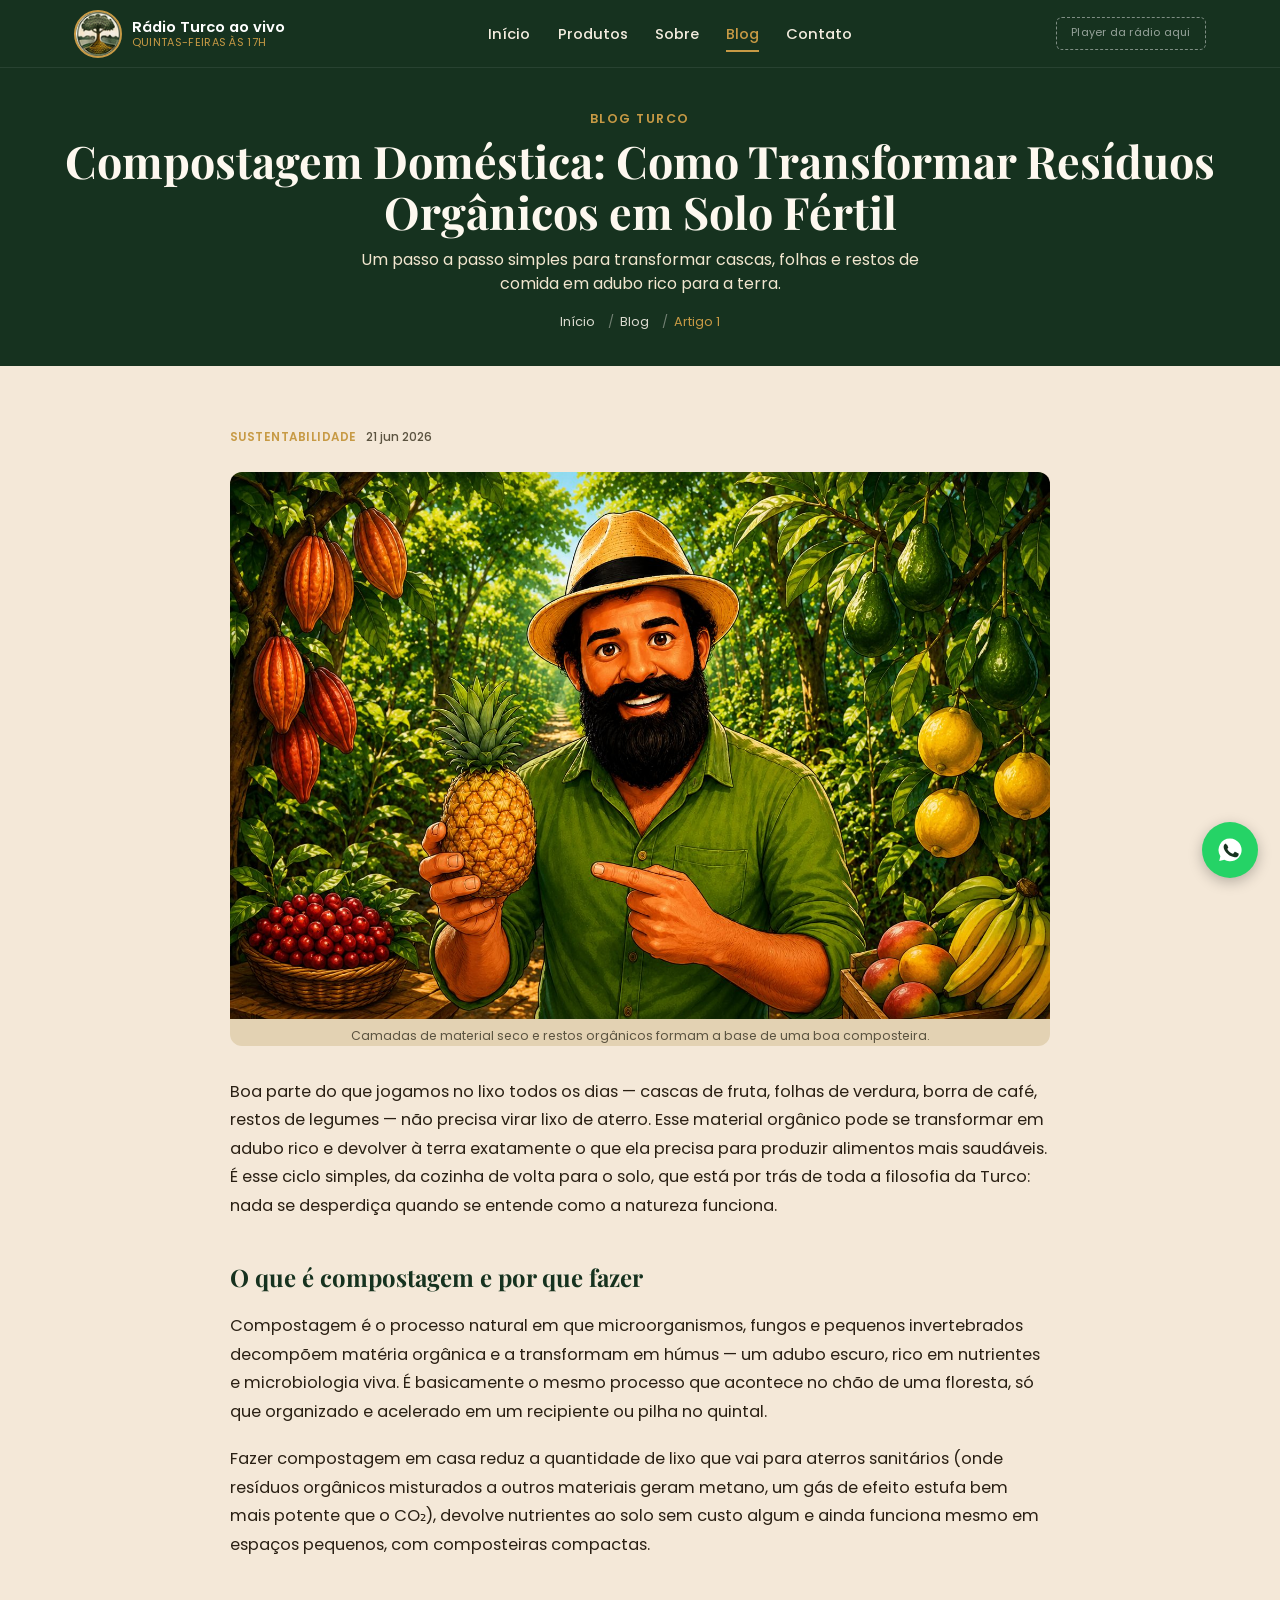
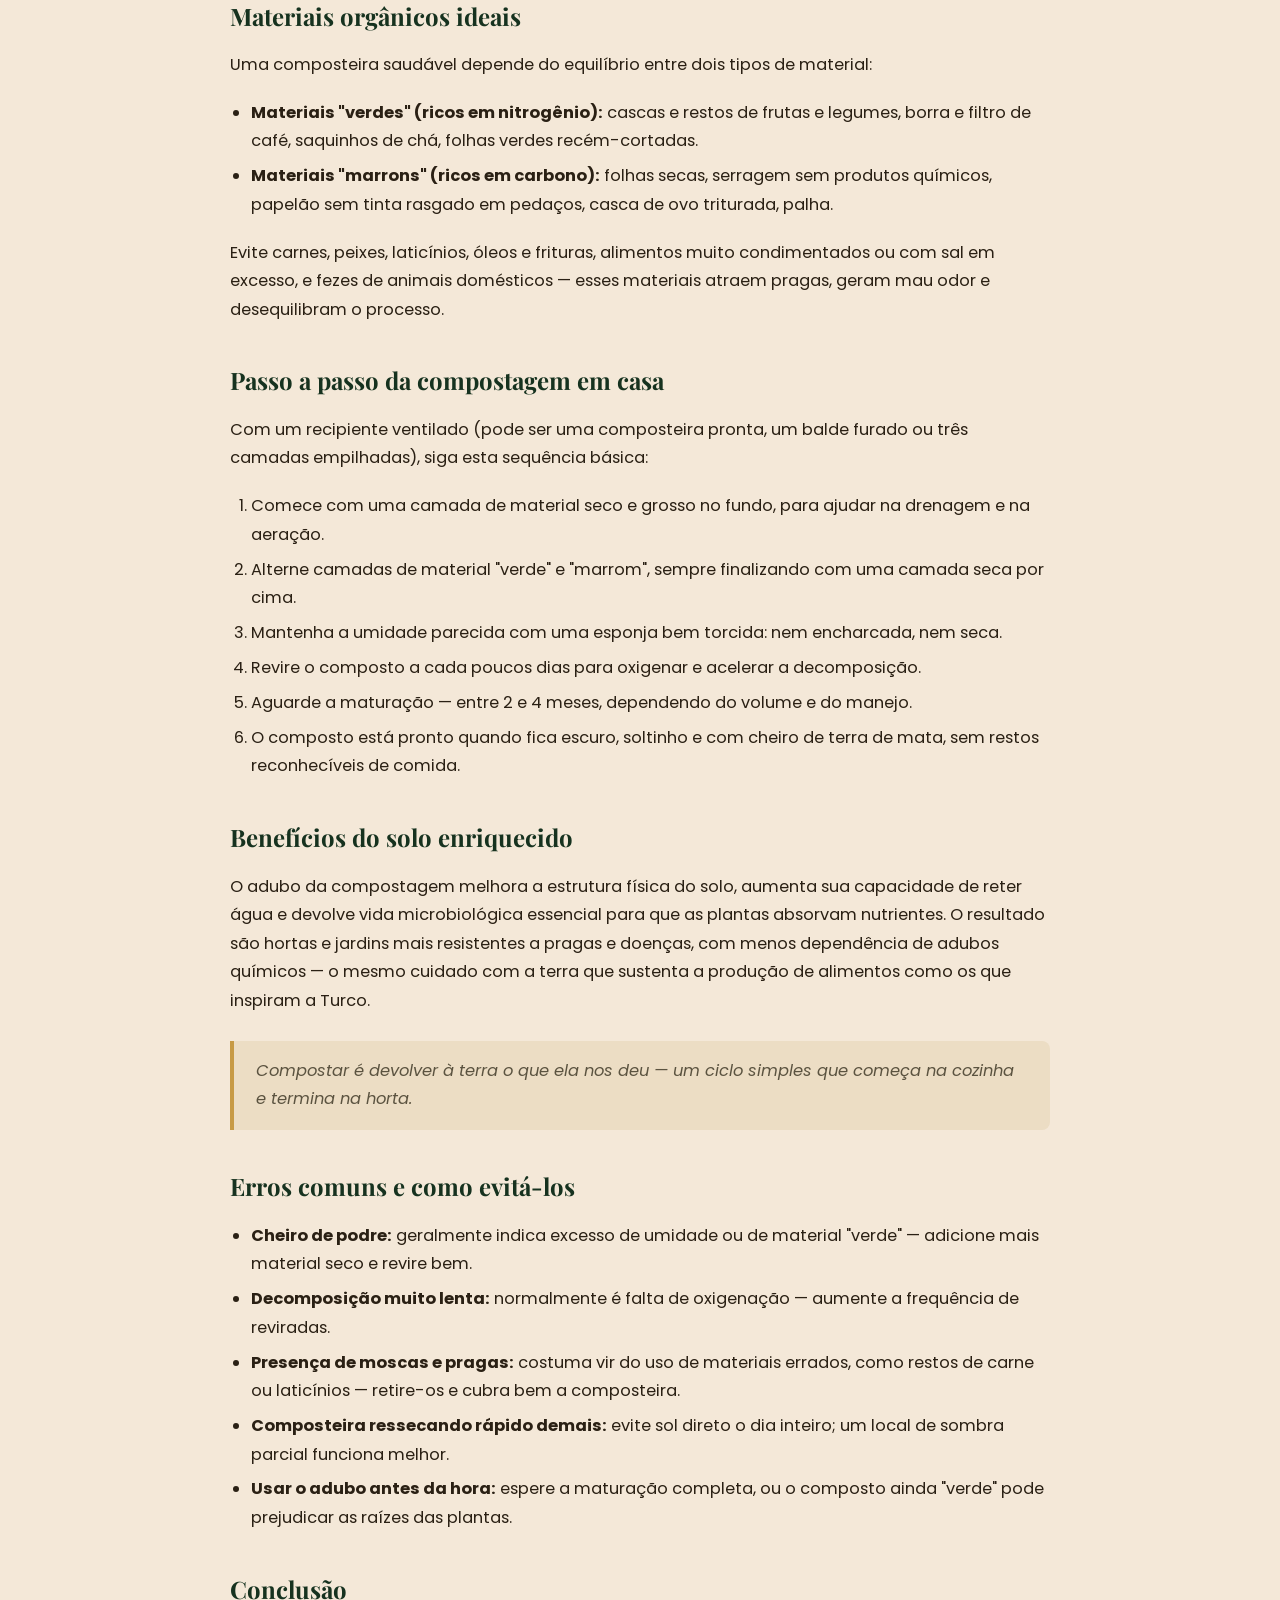
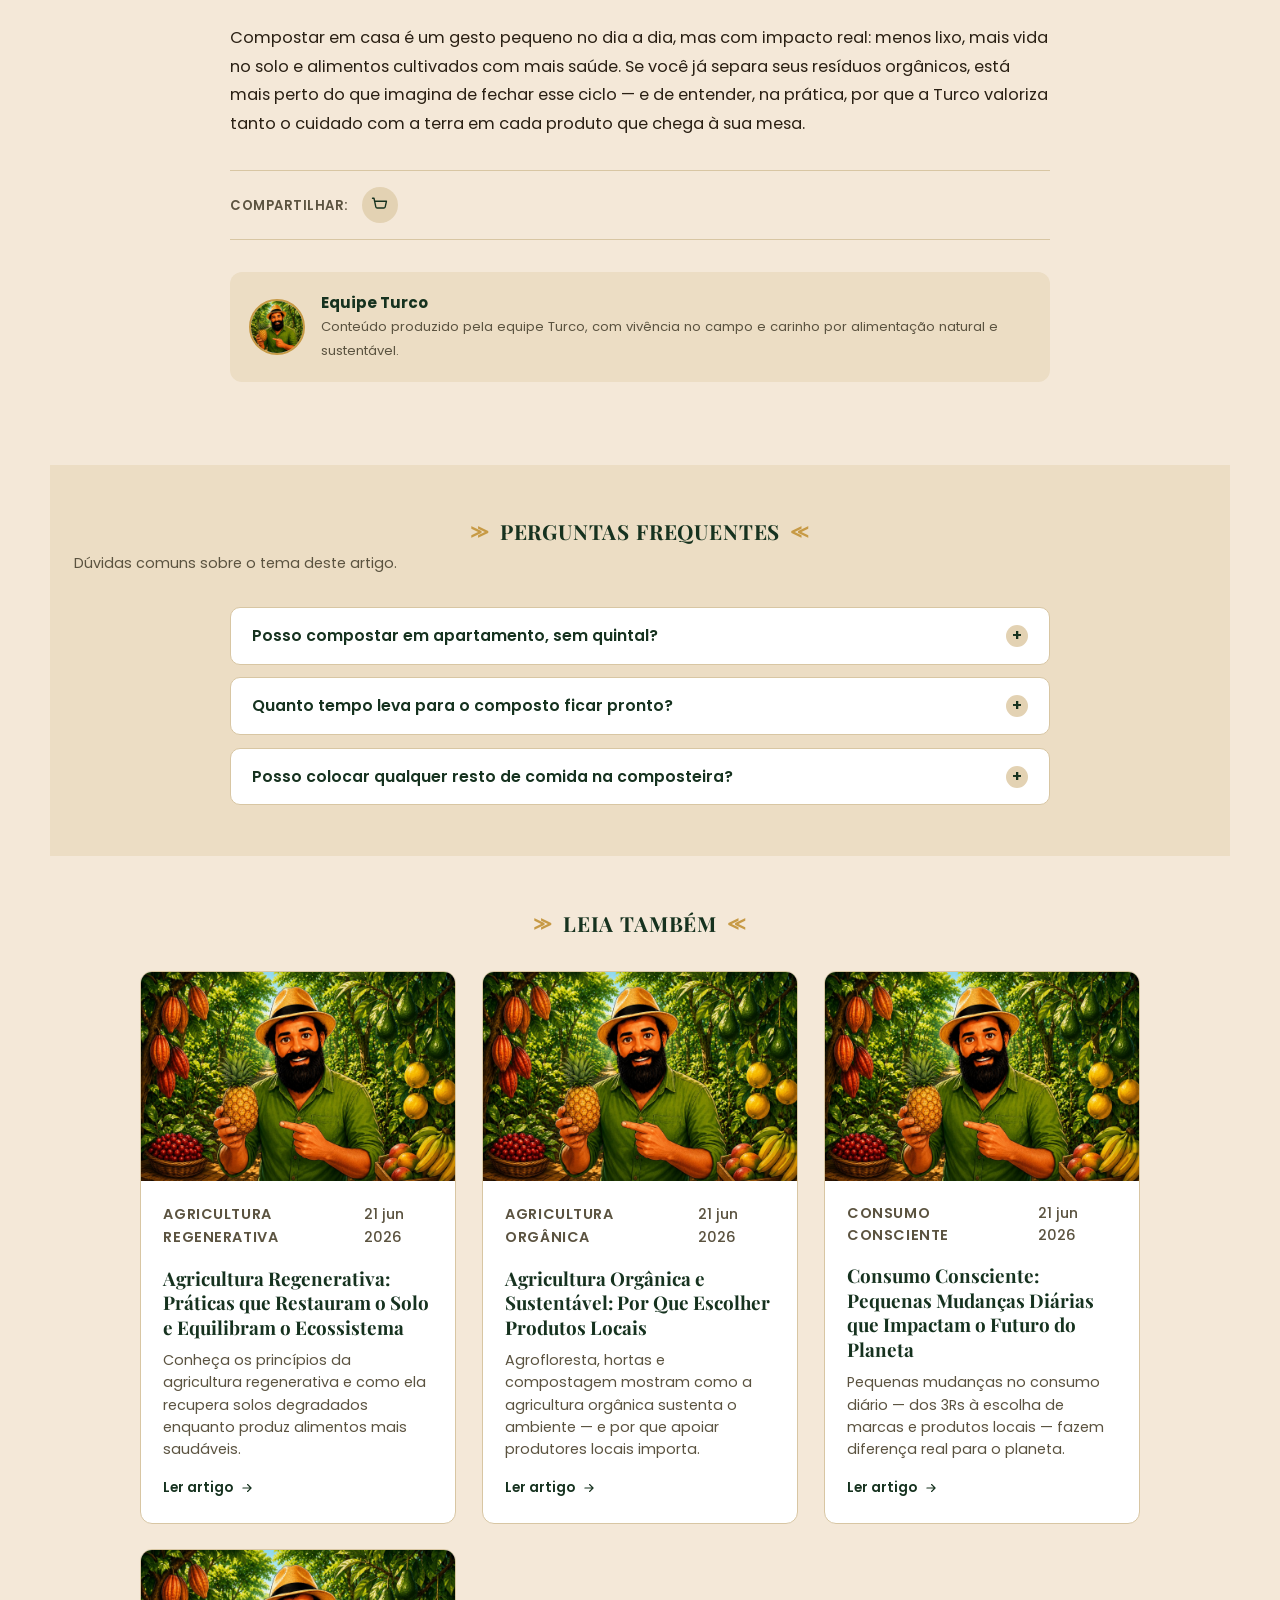
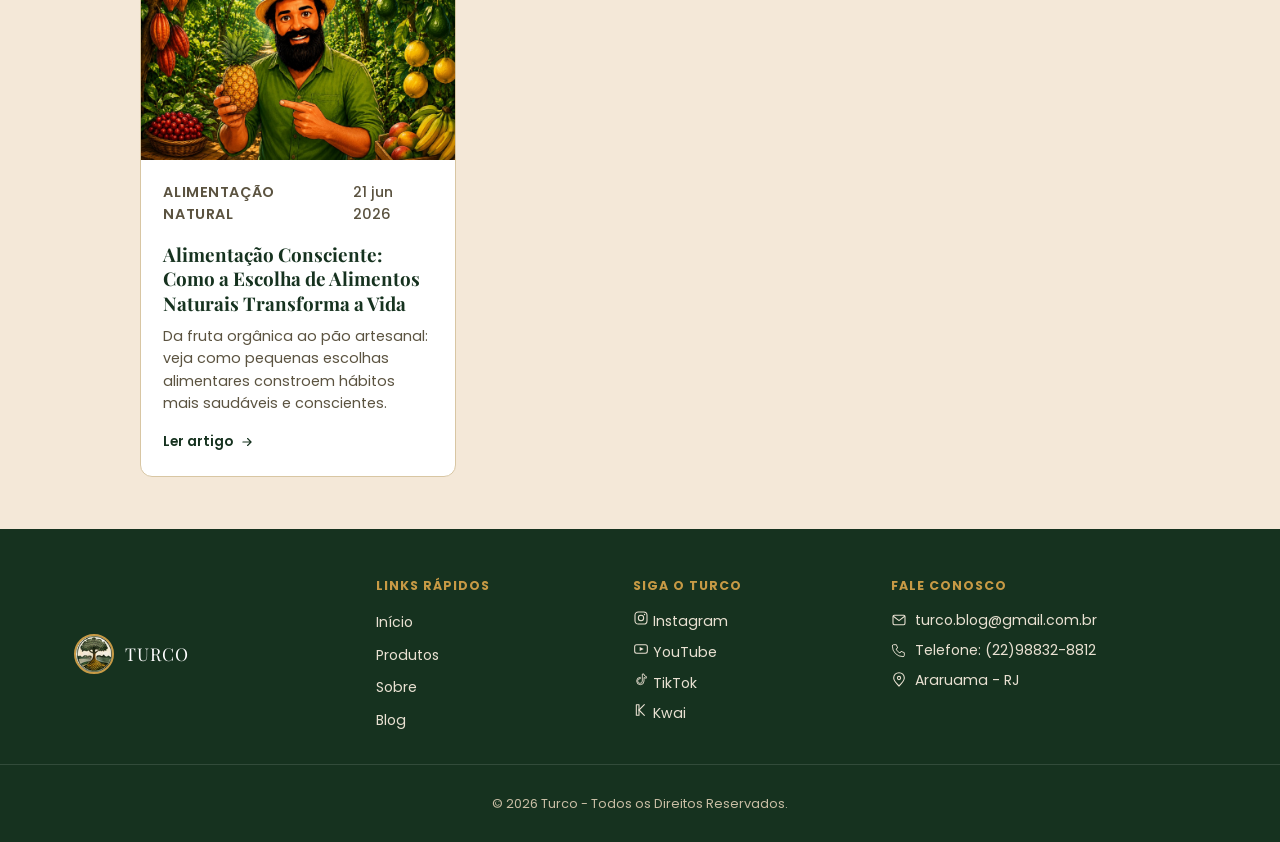
<file: artigo1.html>
<!DOCTYPE html>
<html lang="pt-BR">
<head>
<meta charset="UTF-8">
<meta name="viewport" content="width=device-width, initial-scale=1.0">

<!-- =================================================================
     TÍTULO E META DESCRIPTION
     Ajustar com o título/keyword definitivo do artigo 1 antes
     de publicar. O título do <title> e do <h1> podem ser diferentes
     (title mais curto/otimizado para SERP, h1 mais natural).
     ================================================================= -->
<title>Compostagem Doméstica: Como Transformar Resíduos Orgânicos em Solo Fértil | Blog Turco</title>
<meta name="description" content="Aprenda a fazer compostagem doméstica, recicle restos de cozinha e produza adubo natural para fortalecer hortas, jardins e o solo da sua casa.">
<link rel="canonical" href="https://www.turco.blog/artigo1.html">
<link rel="icon" type="image/png" href="images/favicon.png">

<!-- Open Graph -->
<meta property="og:type" content="article">
<meta property="og:title" content="Compostagem Doméstica: Como Transformar Resíduos Orgânicos em Solo Fértil | Blog Turco">
<meta property="og:description" content="Aprenda a fazer compostagem doméstica, recicle restos de cozinha e produza adubo natural para fortalecer hortas, jardins e o solo da sua casa.">
<meta property="og:url" content="https://www.turco.blog/artigo1.html">
<meta property="og:image" content="https://www.turco.blog/images/artigo-placeholder.jpg">
<meta property="og:locale" content="pt_BR">
<!-- Preencher quando definidos: -->
<!-- <meta property="article:published_time" content="2026-06-21T00:00:00-03:00"> -->
<!-- <meta property="article:author" content="Equipe Turco"> -->

<!-- Twitter Card -->
<meta name="twitter:card" content="summary_large_image">
<meta name="twitter:title" content="Compostagem Doméstica: Como Transformar Resíduos Orgânicos em Solo Fértil | Blog Turco">
<meta name="twitter:description" content="Aprenda a fazer compostagem doméstica, recicle restos de cozinha e produza adubo natural para fortalecer hortas, jardins e o solo da sua casa.">
<meta name="twitter:image" content="https://www.turco.blog/images/artigo-placeholder.jpg">

<link rel="preconnect" href="https://fonts.googleapis.com">
<link rel="preconnect" href="https://fonts.gstatic.com" crossorigin>
<link href="https://fonts.googleapis.com/css2?family=Playfair+Display:ital,wght@0,700;0,800;0,900;1,600;1,700&family=Poppins:wght@400;500;600;700&display=swap" rel="stylesheet">

<link rel="stylesheet" href="css/style.css">

<!-- ============================================================
     SCHEMA.ORG / DADOS ESTRUTURADOS (JSON-LD) — SEO FUTURO
     Mantido comentado. Ativar e preencher com os dados definitivos
     (autor, datas, imagem final em alta resolução, etc.) quando o
     conteúdo do artigo 1 estiver pronto para publicação.
=============================================================== -->

<!-- Breadcrumb desta página -->
<!--
<script type="application/ld+json">
{
  "@context": "https://schema.org",
  "@type": "BreadcrumbList",
  "itemListElement": [
    { "@type": "ListItem", "position": 1, "name": "Início", "item": "https://www.turco.blog/" },
    { "@type": "ListItem", "position": 2, "name": "Blog", "item": "https://www.turco.blog/blog.html" },
    { "@type": "ListItem", "position": 3, "name": "Compostagem Doméstica: Como Transformar Resíduos Orgânicos em Solo Fértil", "item": "https://www.turco.blog/artigo1.html" }
  ]
}
</script>
-->

<!-- BlogPosting -->
<!--
<script type="application/ld+json">
{
  "@context": "https://schema.org",
  "@type": "BlogPosting",
  "headline": "Compostagem Doméstica: Como Transformar Resíduos Orgânicos em Solo Fértil",
  "description": "Aprenda a fazer compostagem doméstica, recicle restos de cozinha e produza adubo natural para fortalecer hortas, jardins e o solo da sua casa.",
  "image": "https://www.turco.blog/images/artigo-placeholder.jpg",
  "datePublished": "2026-06-21",
  "dateModified": "2026-06-21",
  "author": {
    "@type": "Person",
    "name": "Equipe Turco"
  },
  "publisher": {
    "@type": "Organization",
    "name": "Turco",
    "logo": {
      "@type": "ImageObject",
      "url": "https://www.turco.blog/images/logo-turco.png"
    }
  },
  "mainEntityOfPage": {
    "@type": "WebPage",
    "@id": "https://www.turco.blog/artigo1.html"
  }
}
</script>
-->

<!-- FAQPage — ativar quando as perguntas/respostas finais do FAQ
     abaixo estiverem definidas (precisam bater 100% com o texto
     visível na página) -->
<!--
<script type="application/ld+json">
{
  "@context": "https://schema.org",
  "@type": "FAQPage",
  "mainEntity": [
    {
      "@type": "Question",
      "name": "Posso compostar em apartamento, sem quintal?",
      "acceptedAnswer": { "@type": "Answer", "text": "Sim. Existem composteiras compactas para varanda ou área de serviço, inclusive modelos de vermicompostagem (com minhocas californianas), que funcionam bem em pouco espaço e, quando bem manejadas, não produzem mau odor." }
    },
    {
      "@type": "Question",
      "name": "Quanto tempo leva para o composto ficar pronto?",
      "acceptedAnswer": { "@type": "Answer", "text": "Em uma composteira tradicional, bem aerada e com boa proporção de materiais secos e úmidos, o processo costuma levar de 2 a 4 meses. Na vermicompostagem, o adubo fica pronto mais rápido, geralmente entre 6 e 8 semanas." }
    }
  ]
}
</script>
-->

</head>
<body>

<a class="skip-link" href="#conteudo-principal">Pular para o conteúdo</a>

<!-- ============================== HEADER ==============================
     Idêntico ao da index.html — manter sincronizado manualmente. -->
<header class="site-header">
  <div class="header-inner">

    <div class="brand-radio">
      <img class="logo" src="images/logo-turco.png" alt="Turco - logomarca com ilustração de árvore" width="56" height="56">
      <div class="radio-text">
        <strong>Rádio Turco ao vivo</strong>
        <span>Quintas-feiras às 17h</span>
      </div>
    </div>

    <nav class="main-nav" id="main-nav">
      <ul>
        <li><a href="index.html#inicio">Início</a></li>
        <li><a href="index.html#produtos">Produtos</a></li>
        <li><a href="index.html#sobre">Sobre</a></li>
        <li><a href="blog.html" class="active">Blog</a></li>
        <li><a href="index.html#contato">Contato</a></li>
      </ul>
    </nav>

    <!-- ESPAÇO RESERVADO PARA O PLUGIN/PLAYER DA RÁDIO -->
    <div class="radio-plugin-slot" id="radio-plugin-slot" aria-label="Player da Rádio Turco">
      <span>Player da rádio aqui</span>
    </div>

    <button class="nav-toggle" id="nav-toggle" aria-expanded="false" aria-controls="main-nav" aria-label="Abrir menu">
      <span></span><span></span><span></span>
    </button>

  </div>
</header>

<main id="conteudo-principal">

  <!-- ============================== HERO DA PÁGINA ============================== -->
  <section class="page-hero">
    <p class="eyebrow">Blog Turco</p>
    <h1>Compostagem Doméstica: Como Transformar Resíduos Orgânicos em Solo Fértil</h1>
    <p class="page-hero-subtitle">Um passo a passo simples para transformar cascas, folhas e restos de comida em adubo rico para a terra.</p>

    <!-- Breadcrumb visível (bom para UX e reforça o BreadcrumbList do SEO) -->
    <ul class="breadcrumb">
      <li><a href="index.html">Início</a></li>
      <li><a href="blog.html">Blog</a></li>
      <li aria-current="page">Artigo 1</li>
    </ul>
  </section>

  <!-- ============================== CONTEÚDO DO ARTIGO ============================== -->
  <article class="section article-content-section">
    <div class="article-wrapper">

      <header class="article-header">
        <p class="article-card-meta">
          <span class="article-category">Sustentabilidade</span>
          <span class="article-date">21 jun 2026</span>
        </p>
      </header>

      <!-- Imagem de destaque — mesma imagem temporária usada no card
           da listagem (images/artigo-placeholder.jpg). Trocar pela
           imagem definitiva aqui e em blog.html quando disponível. -->
      <figure class="article-featured-media">
        <img src="images/artigo-placeholder.jpg" alt="Composteira doméstica com restos de vegetais e folhas secas em decomposição" loading="lazy" width="1200" height="800">
        <figcaption>Camadas de material seco e restos orgânicos formam a base de uma boa composteira.</figcaption>
      </figure>

      <!-- Corpo do texto — placeholder. Substituir todo o conteúdo
           abaixo pelo texto definitivo do artigo 1, mantendo a
           estrutura de h2/h3/p para preservar a hierarquia de SEO. -->
      <div class="article-body">
        <p>Boa parte do que jogamos no lixo todos os dias — cascas de fruta, folhas de verdura, borra de café, restos de legumes — não precisa virar lixo de aterro. Esse material orgânico pode se transformar em adubo rico e devolver à terra exatamente o que ela precisa para produzir alimentos mais saudáveis. É esse ciclo simples, da cozinha de volta para o solo, que está por trás de toda a filosofia da Turco: nada se desperdiça quando se entende como a natureza funciona.</p>

        <h2>O que é compostagem e por que fazer</h2>
        <p>Compostagem é o processo natural em que microorganismos, fungos e pequenos invertebrados decompõem matéria orgânica e a transformam em húmus — um adubo escuro, rico em nutrientes e microbiologia viva. É basicamente o mesmo processo que acontece no chão de uma floresta, só que organizado e acelerado em um recipiente ou pilha no quintal.</p>
        <p>Fazer compostagem em casa reduz a quantidade de lixo que vai para aterros sanitários (onde resíduos orgânicos misturados a outros materiais geram metano, um gás de efeito estufa bem mais potente que o CO₂), devolve nutrientes ao solo sem custo algum e ainda funciona mesmo em espaços pequenos, com composteiras compactas.</p>

        <h2>Materiais orgânicos ideais</h2>
        <p>Uma composteira saudável depende do equilíbrio entre dois tipos de material:</p>
        <ul>
          <li><strong>Materiais "verdes" (ricos em nitrogênio):</strong> cascas e restos de frutas e legumes, borra e filtro de café, saquinhos de chá, folhas verdes recém-cortadas.</li>
          <li><strong>Materiais "marrons" (ricos em carbono):</strong> folhas secas, serragem sem produtos químicos, papelão sem tinta rasgado em pedaços, casca de ovo triturada, palha.</li>
        </ul>
        <p>Evite carnes, peixes, laticínios, óleos e frituras, alimentos muito condimentados ou com sal em excesso, e fezes de animais domésticos — esses materiais atraem pragas, geram mau odor e desequilibram o processo.</p>

        <h2>Passo a passo da compostagem em casa</h2>
        <p>Com um recipiente ventilado (pode ser uma composteira pronta, um balde furado ou três camadas empilhadas), siga esta sequência básica:</p>
        <ol>
          <li>Comece com uma camada de material seco e grosso no fundo, para ajudar na drenagem e na aeração.</li>
          <li>Alterne camadas de material "verde" e "marrom", sempre finalizando com uma camada seca por cima.</li>
          <li>Mantenha a umidade parecida com uma esponja bem torcida: nem encharcada, nem seca.</li>
          <li>Revire o composto a cada poucos dias para oxigenar e acelerar a decomposição.</li>
          <li>Aguarde a maturação — entre 2 e 4 meses, dependendo do volume e do manejo.</li>
          <li>O composto está pronto quando fica escuro, soltinho e com cheiro de terra de mata, sem restos reconhecíveis de comida.</li>
        </ol>

        <h2>Benefícios do solo enriquecido</h2>
        <p>O adubo da compostagem melhora a estrutura física do solo, aumenta sua capacidade de reter água e devolve vida microbiológica essencial para que as plantas absorvam nutrientes. O resultado são hortas e jardins mais resistentes a pragas e doenças, com menos dependência de adubos químicos — o mesmo cuidado com a terra que sustenta a produção de alimentos como os que inspiram a Turco.</p>

        <blockquote>
          Compostar é devolver à terra o que ela nos deu — um ciclo simples que começa na cozinha e termina na horta.
        </blockquote>

        <h2>Erros comuns e como evitá-los</h2>
        <ul>
          <li><strong>Cheiro de podre:</strong> geralmente indica excesso de umidade ou de material "verde" — adicione mais material seco e revire bem.</li>
          <li><strong>Decomposição muito lenta:</strong> normalmente é falta de oxigenação — aumente a frequência de reviradas.</li>
          <li><strong>Presença de moscas e pragas:</strong> costuma vir do uso de materiais errados, como restos de carne ou laticínios — retire-os e cubra bem a composteira.</li>
          <li><strong>Composteira ressecando rápido demais:</strong> evite sol direto o dia inteiro; um local de sombra parcial funciona melhor.</li>
          <li><strong>Usar o adubo antes da hora:</strong> espere a maturação completa, ou o composto ainda "verde" pode prejudicar as raízes das plantas.</li>
        </ul>

        <h2>Conclusão</h2>
        <p>Compostar em casa é um gesto pequeno no dia a dia, mas com impacto real: menos lixo, mais vida no solo e alimentos cultivados com mais saúde. Se você já separa seus resíduos orgânicos, está mais perto do que imagina de fechar esse ciclo — e de entender, na prática, por que a Turco valoriza tanto o cuidado com a terra em cada produto que chega à sua mesa.</p>
    
      </div>

      <!-- Compartilhamento social — placeholder simples, sem JS.
           Pode futuramente virar botões reais de share (Web Share API,
           links pré-formatados para WhatsApp/Facebook/X, etc). -->
      <div class="article-share">
        <span>Compartilhar:</span>
        <a class="icon-box" href="https://wa.me/?text=https://www.turco.blog/artigo1.html" target="_blank" rel="noopener" aria-label="Compartilhar no WhatsApp">
          <svg viewBox="0 0 24 24" width="18" height="18" aria-hidden="true"><path d="M2 3h2l2.4 11.4A2 2 0 0 0 8.35 16H17a2 2 0 0 0 1.95-1.55L20.6 7H6" fill="none" stroke="#16321f" stroke-width="1.8" stroke-linecap="round" stroke-linejoin="round"/></svg>
        </a>
      </div>

      <!-- Bloco de Autor — placeholder. Preencher com dados reais
           (foto, nome, mini-bio) quando definidos. -->
      <div class="article-author">
        <img src="images/artigo-placeholder.jpg" alt="Foto do autor" loading="lazy">
        <div>
          <strong>Equipe Turco</strong>
          <span>Conteúdo produzido pela equipe Turco, com vivência no campo e carinho por alimentação natural e sustentável.</span>
        </div>
      </div>

    </div>
  </article>

  <!-- ============================== FAQ DO ARTIGO ==============================
       FAQ específico do tema deste artigo. Usa <details>/<summary>
       nativo — funciona sem JavaScript. Duplicar o bloco .faq-item
       e trocar pergunta/resposta conforme necessário. Ao preencher
       o conteúdo definitivo, ativar também o JSON-LD "FAQPage"
       comentado no <head> com o mesmo texto. -->
  <section class="section faq-section" id="faq">
    <h2 class="section-title">
      <span class="arrow" aria-hidden="true">&#8811;</span> Perguntas Frequentes <span class="arrow" aria-hidden="true">&#8810;</span>
    </h2>
    <p class="section-subtitle">Dúvidas comuns sobre o tema deste artigo.</p>

    <ul class="faq-list">

      <li class="faq-item">
        <details>
          <summary>
            Posso compostar em apartamento, sem quintal?
            <span class="faq-icon" aria-hidden="true">+</span>
          </summary>
          <p class="faq-answer">Sim. Existem composteiras compactas para varanda ou área de serviço, inclusive modelos de vermicompostagem (com minhocas californianas), que funcionam bem em pouco espaço e, quando bem manejadas, não produzem mau odor.</p>
        </details>
      </li>

      <li class="faq-item">
        <details>
          <summary>
            Quanto tempo leva para o composto ficar pronto?
            <span class="faq-icon" aria-hidden="true">+</span>
          </summary>
          <p class="faq-answer">Em uma composteira tradicional, bem aerada e com boa proporção de materiais secos e úmidos, o processo costuma levar de 2 a 4 meses. Na vermicompostagem, o adubo fica pronto mais rápido, geralmente entre 6 e 8 semanas.</p>
        </details>
      </li>

      <li class="faq-item">
        <details>
          <summary>
            Posso colocar qualquer resto de comida na composteira?
            <span class="faq-icon" aria-hidden="true">+</span>
          </summary>
          <p class="faq-answer">Não. Cascas de frutas e legumes, borra de café, folhas e cascas de ovo são ideais. Evite carnes, laticínios, óleos, alimentos cozidos com sal e fezes de animais domésticos, pois atraem pragas e geram mau odor.</p>
        </details>
      </li>

    </ul>
  </section>

  <!-- ============================== LEIA TAMBÉM ==============================
       Sugestão de outros artigos. Por padrão aponta para os outros 4
       artigos — ajustar manualmente para uma curadoria mais relevante
       quando houver mais conteúdo publicado. -->
  <section class="section related-articles">
    <h2 class="section-title">
      <span class="arrow" aria-hidden="true">&#8811;</span> Leia Também <span class="arrow" aria-hidden="true">&#8810;</span>
    </h2>

    <ul class="related-grid">
      <li class="article-card">
        <a class="article-card-media" href="artigo2.html">
          <img src="images/artigo-placeholder.jpg" alt="Plantação diversificada com cobertura vegetal típica de agricultura regenerativa" loading="lazy" width="1200" height="800">
        </a>
        <div class="article-card-body">
          <p class="article-card-meta">
            <span class="article-category">Agricultura Regenerativa</span>
            <span class="article-date">21 jun 2026</span>
          </p>
          <h3><a href="artigo2.html">Agricultura Regenerativa: Práticas que Restauram o Solo e Equilibram o Ecossistema</a></h3>
          <p>Conheça os princípios da agricultura regenerativa e como ela recupera solos degradados enquanto produz alimentos mais saudáveis.</p>
          <a class="article-card-link" href="artigo2.html">
            Ler artigo
            <svg class="icon" viewBox="0 0 24 24" width="14" height="14" aria-hidden="true"><path d="M5 12h14M13 6l6 6-6 6" fill="none" stroke="currentColor" stroke-width="2" stroke-linecap="round" stroke-linejoin="round"/></svg>
          </a>
        </div>
      </li>

      <li class="article-card">
        <a class="article-card-media" href="artigo6.html">
          <img src="images/artigo-placeholder.jpg" alt="Horta orgânica diversificada cultivada por agricultura familiar" loading="lazy" width="1200" height="800">
        </a>
        <div class="article-card-body">
          <p class="article-card-meta">
            <span class="article-category">Agricultura Orgânica</span>
            <span class="article-date">21 jun 2026</span>
          </p>
          <h3><a href="artigo6.html">Agricultura Orgânica e Sustentável: Por Que Escolher Produtos Locais</a></h3>
          <p>Agrofloresta, hortas e compostagem mostram como a agricultura orgânica sustenta o ambiente — e por que apoiar produtores locais importa.</p>
          <a class="article-card-link" href="artigo6.html">
            Ler artigo
            <svg class="icon" viewBox="0 0 24 24" width="14" height="14" aria-hidden="true"><path d="M5 12h14M13 6l6 6-6 6" fill="none" stroke="currentColor" stroke-width="2" stroke-linecap="round" stroke-linejoin="round"/></svg>
          </a>
        </div>
      </li>

      <li class="article-card">
        <a class="article-card-media" href="artigo3.html">
          <img src="images/artigo-placeholder.jpg" alt="Mãos selecionando produtos naturais e reutilizáveis em um mercado local" loading="lazy" width="1200" height="800">
        </a>
        <div class="article-card-body">
          <p class="article-card-meta">
            <span class="article-category">Consumo Consciente</span>
            <span class="article-date">21 jun 2026</span>
          </p>
          <h3><a href="artigo3.html">Consumo Consciente: Pequenas Mudanças Diárias que Impactam o Futuro do Planeta</a></h3>
          <p>Pequenas mudanças no consumo diário — dos 3Rs à escolha de marcas e produtos locais — fazem diferença real para o planeta.</p>
          <a class="article-card-link" href="artigo3.html">
            Ler artigo
            <svg class="icon" viewBox="0 0 24 24" width="14" height="14" aria-hidden="true"><path d="M5 12h14M13 6l6 6-6 6" fill="none" stroke="currentColor" stroke-width="2" stroke-linecap="round" stroke-linejoin="round"/></svg>
          </a>
        </div>
      </li>

      <li class="article-card">
        <a class="article-card-media" href="artigo4.html">
          <img src="images/artigo-placeholder.jpg" alt="Mesa com pão artesanal, mel, ovos caipiras e frutas orgânicas frescas" loading="lazy" width="1200" height="800">
        </a>
        <div class="article-card-body">
          <p class="article-card-meta">
            <span class="article-category">Alimentação Natural</span>
            <span class="article-date">21 jun 2026</span>
          </p>
          <h3><a href="artigo4.html">Alimentação Consciente: Como a Escolha de Alimentos Naturais Transforma a Vida</a></h3>
          <p>Da fruta orgânica ao pão artesanal: veja como pequenas escolhas alimentares constroem hábitos mais saudáveis e conscientes.</p>
          <a class="article-card-link" href="artigo4.html">
            Ler artigo
            <svg class="icon" viewBox="0 0 24 24" width="14" height="14" aria-hidden="true"><path d="M5 12h14M13 6l6 6-6 6" fill="none" stroke="currentColor" stroke-width="2" stroke-linecap="round" stroke-linejoin="round"/></svg>
          </a>
        </div>
      </li>
    </ul>
  </section>

</main>

<!-- ============================== FOOTER ==============================
     Idêntico ao da index.html — manter sincronizado manualmente. -->
<footer class="site-footer" id="contato">
  <div class="footer-inner">

    <div class="footer-brand">
      <img class="logo" src="images/logo-turco.png" alt="Turco" width="48" height="48">
      <span>TURCO</span>
    </div>

    <div class="footer-col">
      <h3>Links rápidos</h3>
      <ul>
        <li><a href="index.html#inicio">Início</a></li>
        <li><a href="index.html#produtos">Produtos</a></li>
        <li><a href="index.html#sobre">Sobre</a></li>
        <li><a href="blog.html">Blog</a></li>
      </ul>
    </div>

    <div class="footer-col">
      <h3>Siga o Turco</h3>
      <ul class="social-list">
        <li>
          <a href="https://www.instagram.com/turco.blog" target="_blank" rel="noopener">
            <svg class="icon" viewBox="0 0 24 24" width="16" height="16" aria-hidden="true"><rect x="3" y="3" width="18" height="18" rx="5" fill="none" stroke="currentColor" stroke-width="1.6"/><circle cx="12" cy="12" r="4" fill="none" stroke="currentColor" stroke-width="1.6"/><circle cx="17.3" cy="6.7" r="1" fill="currentColor"/></svg>
            Instagram
          </a>
        </li>
        <li>
          <a href="https://www.youtube.com/@turco.blog" target="_blank" rel="noopener">
            <svg class="icon" viewBox="0 0 24 24" width="16" height="16" aria-hidden="true"><rect x="2.5" y="5.5" width="19" height="13" rx="3" fill="none" stroke="currentColor" stroke-width="1.6"/><polygon points="10,9 16,12 10,15" fill="currentColor"/></svg>
            YouTube
          </a>
        </li>
        <li>
          <a href="https://www.tiktok.com/@turco.blog" target="_blank" rel="noopener">
            <svg class="icon" viewBox="0 0 24 24" width="16" height="16" aria-hidden="true"><path d="M14 3 v10.5 a3.5 3.5 0 1 1 -3 -3.46 V8 a5.5 5.5 0 1 0 5.5 5.5 V8.2 a6 6 0 0 0 3.5 1.1 V6.7 a4 4 0 0 1 -3.5 -2.2 V3 Z" fill="none" stroke="currentColor" stroke-width="1.3" stroke-linejoin="round"/></svg>
            TikTok
          </a>
        </li>
        <li>
          <a href="https://www.kwai.com/turco.blog" target="_blank" rel="noopener">
            <svg class="icon" viewBox="0 0 24 24" width="16" height="16" aria-hidden="true"><path d="M5 4 h4 v16 H5 Z" fill="none" stroke="currentColor" stroke-width="1.6" stroke-linejoin="round"/><path d="M9 12 l8 -8" fill="none" stroke="currentColor" stroke-width="1.6" stroke-linecap="round"/><path d="M9 12 l8 8" fill="none" stroke="currentColor" stroke-width="1.6" stroke-linecap="round"/></svg>
            Kwai
          </a>
        </li>
      </ul>
    </div>

    <div class="footer-col">
      <h3>Fale conosco</h3>
      <ul class="contact-list">
        <li>
          <svg class="icon" viewBox="0 0 24 24" width="16" height="16" aria-hidden="true"><rect x="3" y="5" width="18" height="14" rx="2" fill="none" stroke="currentColor" stroke-width="1.6"/><path d="M3 6 l9 7 9 -7" fill="none" stroke="currentColor" stroke-width="1.6"/></svg>
          <a href="mailto:turco.blog@gmail.com.br">turco.blog@gmail.com.br</a>
        </li>
        <li>
          <svg class="icon" viewBox="0 0 24 24" width="16" height="16" aria-hidden="true"><path d="M4 4 h4 l2 5 -2.5 1.5 a12 12 0 0 0 6 6 L15 14 l5 2 v4 a2 2 0 0 1 -2 2 A16 16 0 0 1 2 6 a2 2 0 0 1 2 -2 Z" fill="none" stroke="currentColor" stroke-width="1.4" stroke-linejoin="round"/></svg>
          <a href="tel:+5522988328812">Telefone: (22)98832-8812</a>
        </li>
        <li>
          <svg class="icon" viewBox="0 0 24 24" width="16" height="16" aria-hidden="true"><path d="M12 21 C 7 16, 4 12.4, 4 9 a8 8 0 1 1 16 0 c 0 3.4 -3 7 -8 12 Z" fill="none" stroke="currentColor" stroke-width="1.6"/><circle cx="12" cy="9" r="2.4" fill="none" stroke="currentColor" stroke-width="1.6"/></svg>
          Araruama - RJ
        </li>
      </ul>
    </div>

  </div>

  <div class="footer-bottom">
    <p>&copy; 2026 Turco - Todos os Direitos Reservados.</p>
  </div>
</footer>

<!-- Botão flutuante de WhatsApp -->
<a class="whatsapp-float" href="https://wa.me/5522988328812?text=Ol%C3%A1!%20Gostaria%20de%20saber%20mais%20sobre%20os%20produtos%20Turco." target="_blank" rel="noopener" aria-label="Fale com o Turco no WhatsApp">
  <svg viewBox="0 0 32 32" width="28" height="28" aria-hidden="true"><path d="M16 3 a13 13 0 0 0 -11 20 l-1.3 5.6 5.8 -1.5 A13 13 0 1 0 16 3 Z" fill="#ffffff"/><path d="M11.5 9.8 c.4 -.1 1 -.1 1.3 .5 c.3 .6 1 2.1 1.1 2.3 c.1 .3 .1 .5 0 .8 c-.2 .3 -.3 .5 -.6 .8 c-.3 .3 -.5 .5 -.2 1 c.3 .6 1.2 1.9 2.5 3 c1.7 1.4 2.9 1.8 3.4 2 c.4 .1 .6 .1 .9 -.2 c.3 -.4 1 -1.2 1.3 -1.6 c.3 -.4 .6 -.3 1 -.2 c.4 .2 2.5 1.2 2.9 1.4 c.4 .2 .7 .3 .8 .5 c.1 .2 .1 1.1 -.3 2.1 c-.4 1 -2.1 2 -2.9 2.1 c-.7 .1 -1.6 .2 -5.1 -1.1 c-4.3 -1.7 -7 -5.9 -7.2 -6.2 c-.2 -.3 -1.7 -2.3 -1.7 -4.4 c0 -2.1 1.1 -3.1 1.5 -3.5 c.4 -.4 .9 -.5 1.3 -.6 Z" fill="#16321f"/></svg>
</a>

<script src="js/script.js"></script>
</body>
</html>
</file>
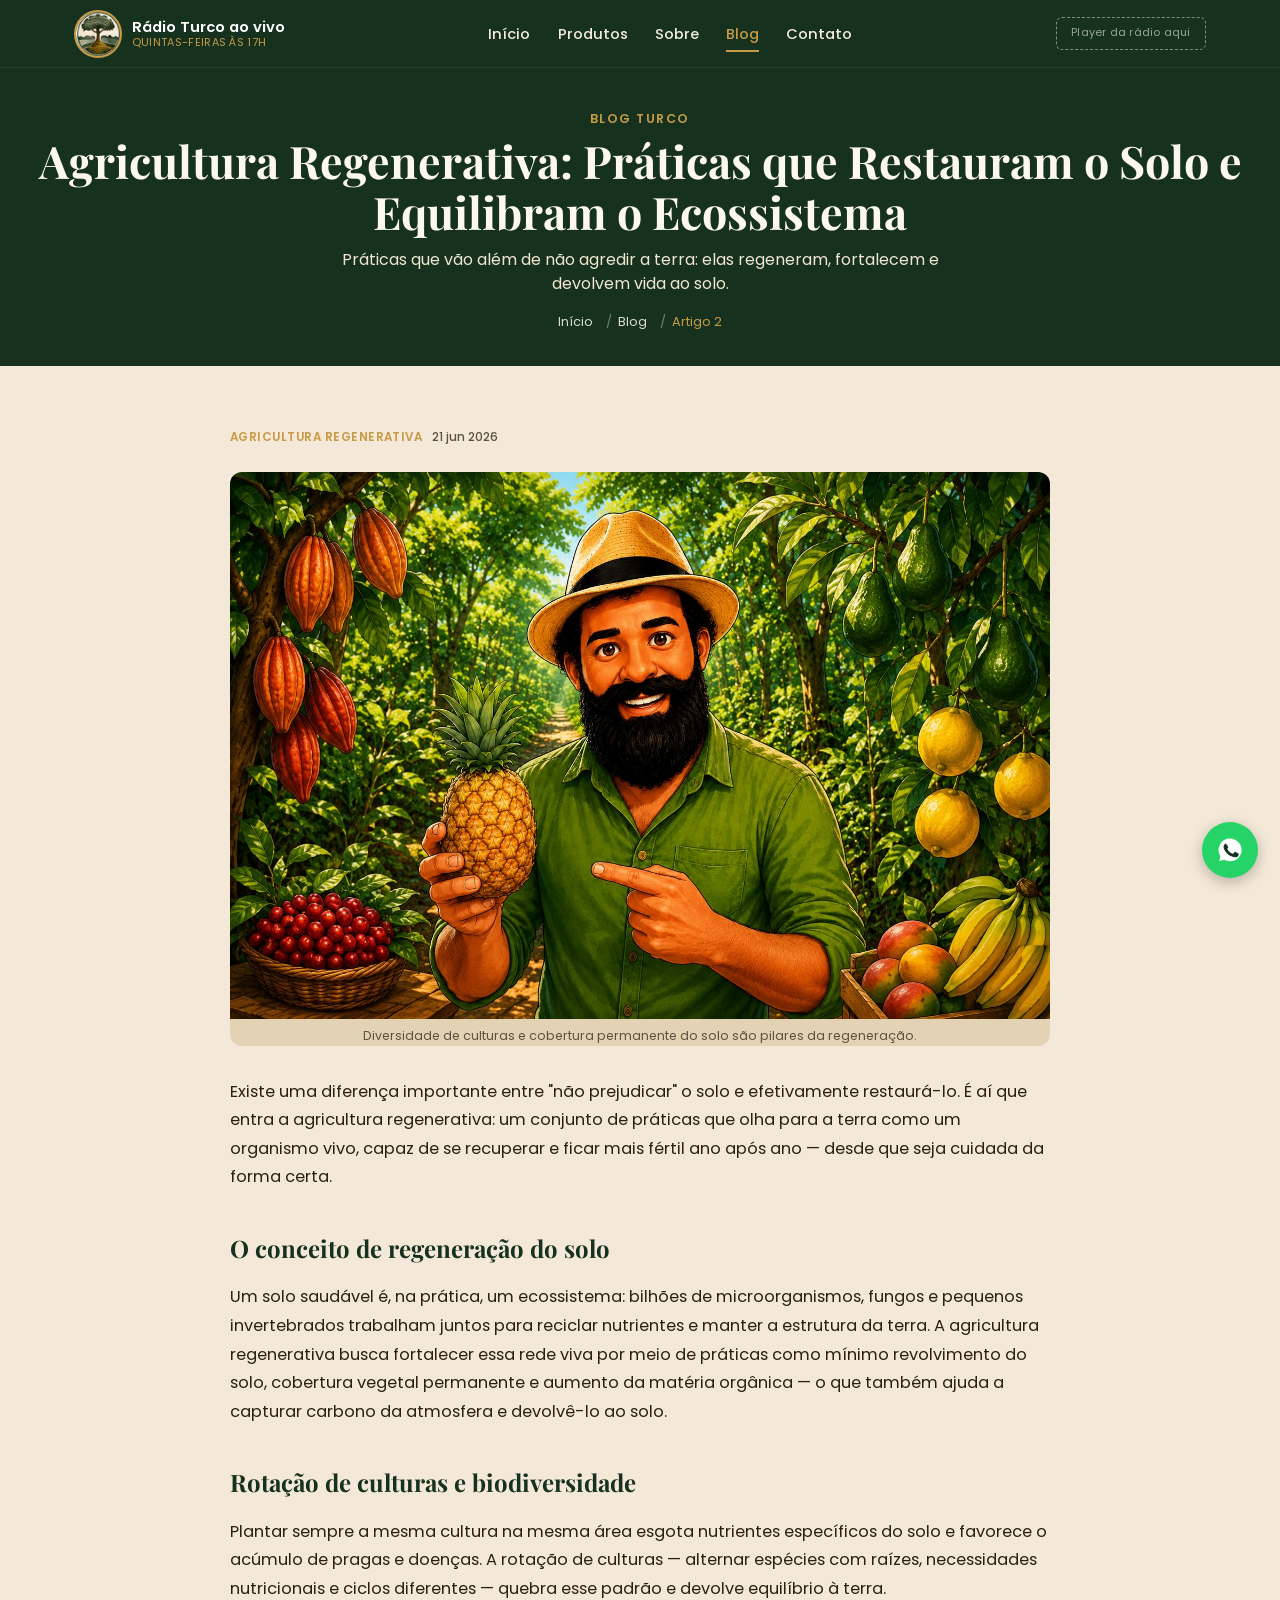
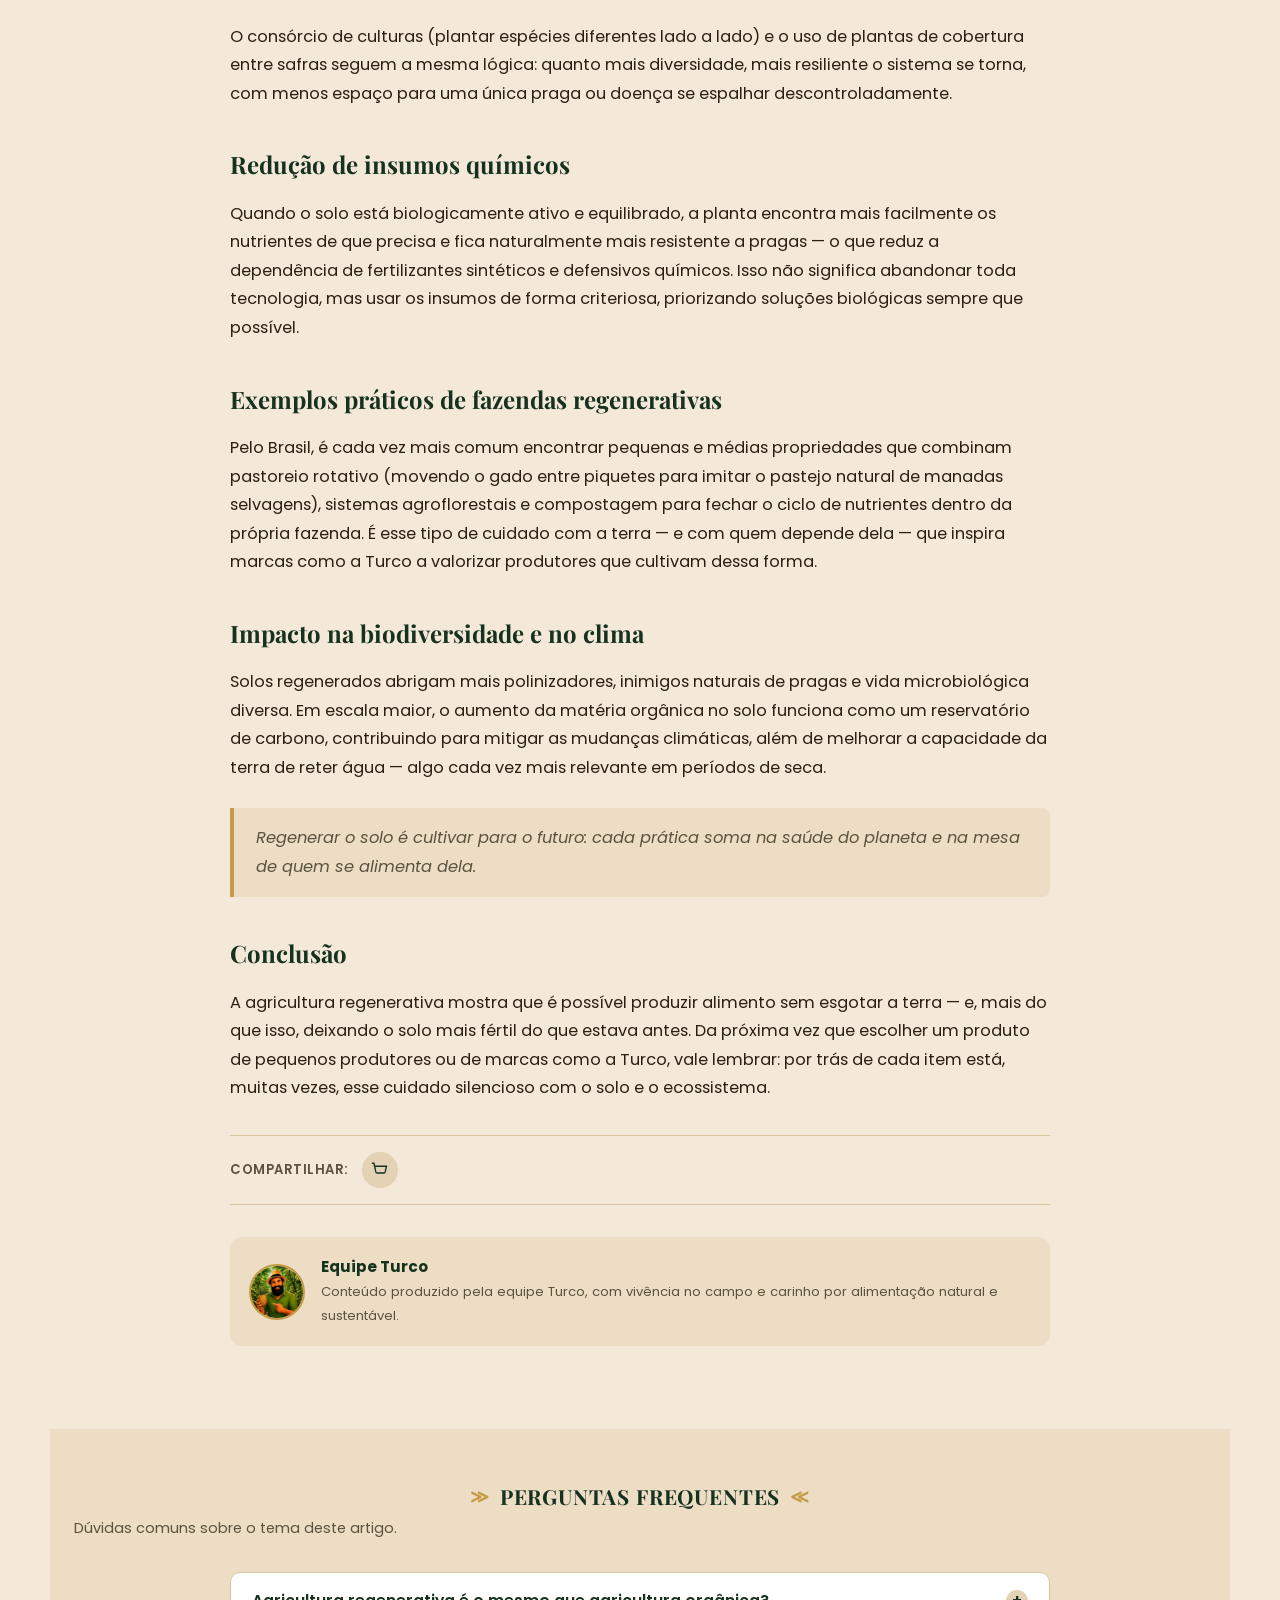
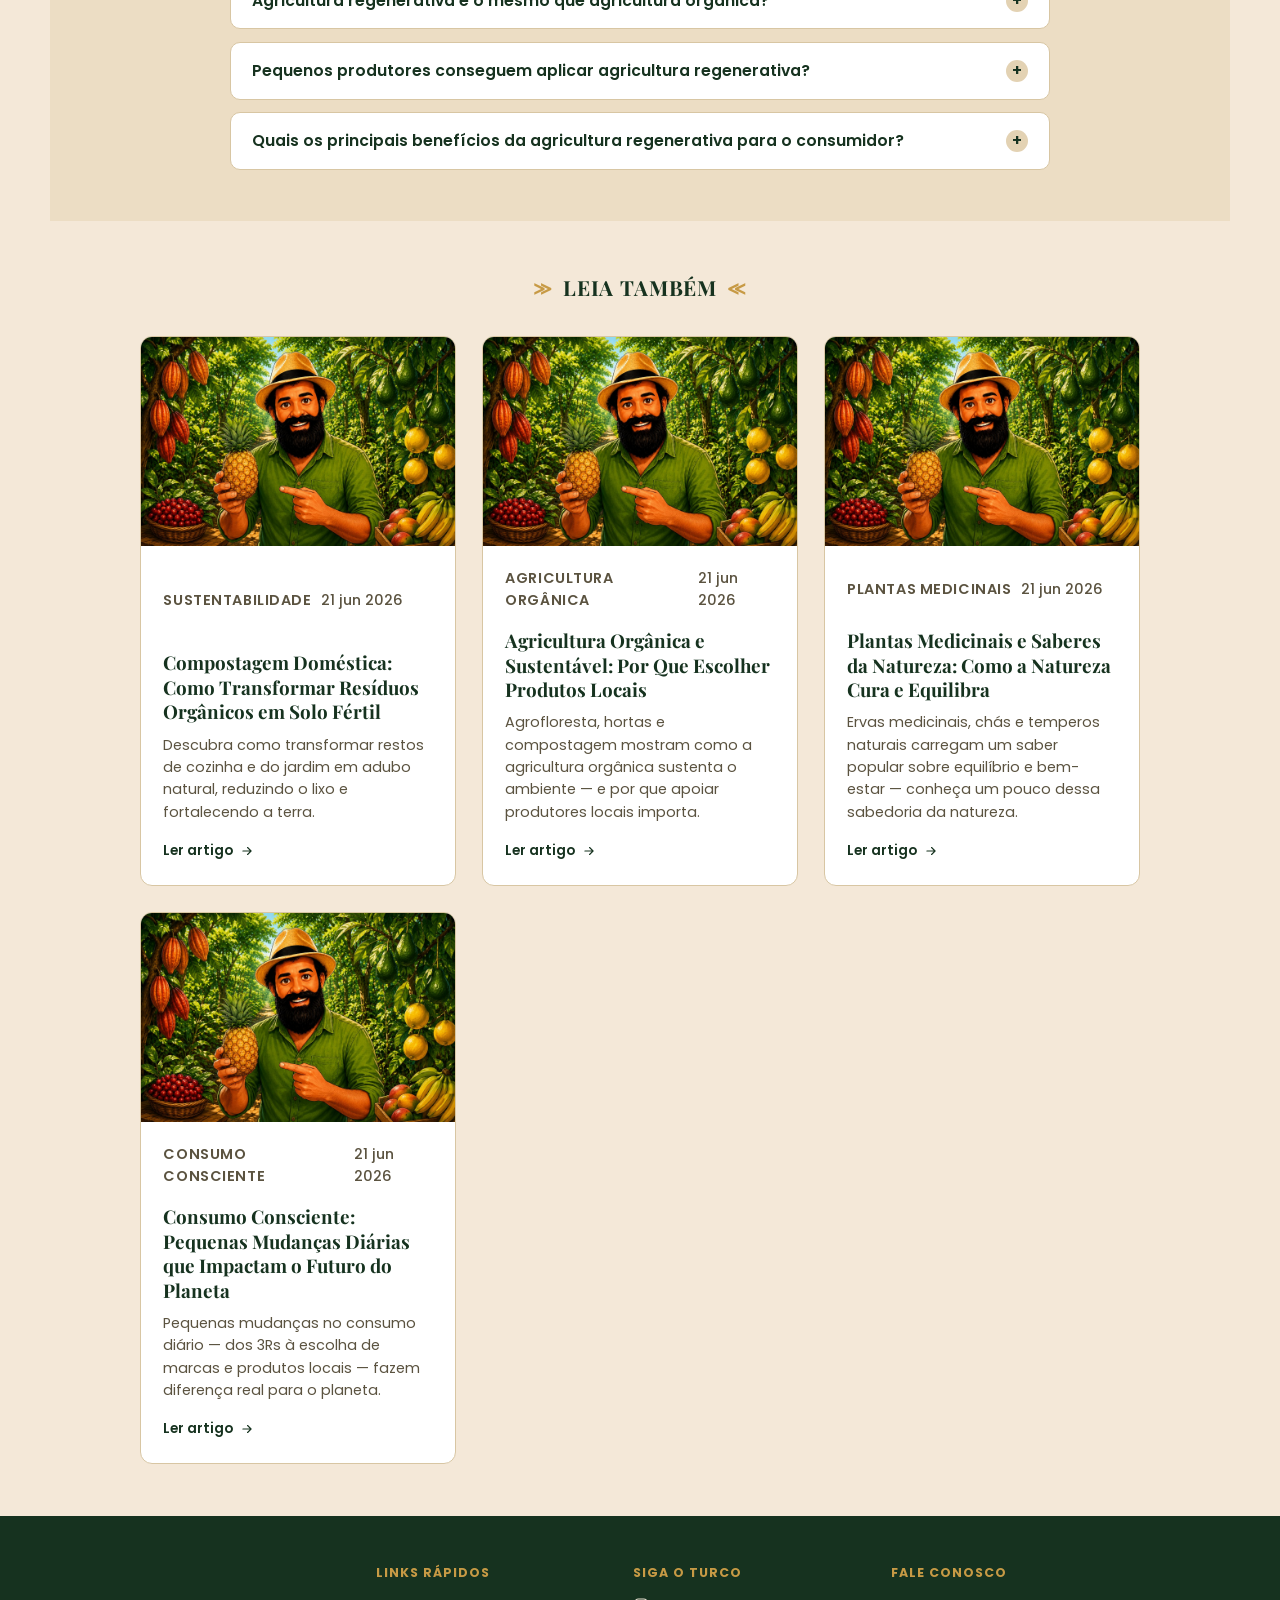
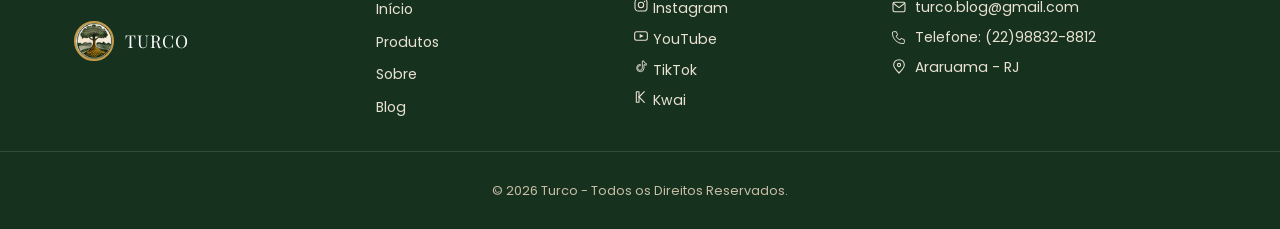
<file: artigo2.html>
<!DOCTYPE html>
<html lang="pt-BR">
<head>
<meta charset="UTF-8">
<meta name="viewport" content="width=device-width, initial-scale=1.0">

<!-- =================================================================
     TÍTULO E META DESCRIPTION
     Ajustar com o título/keyword definitivo do artigo 2 antes
     de publicar. O título do <title> e do <h1> podem ser diferentes
     (title mais curto/otimizado para SERP, h1 mais natural).
     ================================================================= -->
<title>Agricultura Regenerativa: Práticas que Restauram o Solo e Equilibram o Ecossistema | Blog Turco</title>
<meta name="description" content="Entenda o que é agricultura regenerativa e como práticas como rotação de culturas e redução de químicos recuperam solos e ecossistemas.">
<link rel="canonical" href="https://www.turco.blog/artigo2.html">
<link rel="icon" type="image/png" href="images/favicon.png">

<!-- Open Graph -->
<meta property="og:type" content="article">
<meta property="og:title" content="Agricultura Regenerativa: Práticas que Restauram o Solo e Equilibram o Ecossistema | Blog Turco">
<meta property="og:description" content="Entenda o que é agricultura regenerativa e como práticas como rotação de culturas e redução de químicos recuperam solos e ecossistemas.">
<meta property="og:url" content="https://www.turco.blog/artigo2.html">
<meta property="og:image" content="https://www.turco.blog/images/artigo-placeholder.jpg">
<meta property="og:locale" content="pt_BR">
<!-- Preencher quando definidos: -->
<!-- <meta property="article:published_time" content="2026-06-21T00:00:00-03:00"> -->
<!-- <meta property="article:author" content="Equipe Turco"> -->

<!-- Twitter Card -->
<meta name="twitter:card" content="summary_large_image">
<meta name="twitter:title" content="Agricultura Regenerativa: Práticas que Restauram o Solo e Equilibram o Ecossistema | Blog Turco">
<meta name="twitter:description" content="Entenda o que é agricultura regenerativa e como práticas como rotação de culturas e redução de químicos recuperam solos e ecossistemas.">
<meta name="twitter:image" content="https://www.turco.blog/images/artigo-placeholder.jpg">

<link rel="preconnect" href="https://fonts.googleapis.com">
<link rel="preconnect" href="https://fonts.gstatic.com" crossorigin>
<link href="https://fonts.googleapis.com/css2?family=Playfair+Display:ital,wght@0,700;0,800;0,900;1,600;1,700&family=Poppins:wght@400;500;600;700&display=swap" rel="stylesheet">

<link rel="stylesheet" href="css/style.css">

<!-- ============================================================
     SCHEMA.ORG / DADOS ESTRUTURADOS (JSON-LD) — SEO FUTURO
     Mantido comentado. Ativar e preencher com os dados definitivos
     (autor, datas, imagem final em alta resolução, etc.) quando o
     conteúdo do artigo 2 estiver pronto para publicação.
=============================================================== -->

<!-- Breadcrumb desta página -->
<!--
<script type="application/ld+json">
{
  "@context": "https://schema.org",
  "@type": "BreadcrumbList",
  "itemListElement": [
    { "@type": "ListItem", "position": 1, "name": "Início", "item": "https://www.turco.blog/" },
    { "@type": "ListItem", "position": 2, "name": "Blog", "item": "https://www.turco.blog/blog.html" },
    { "@type": "ListItem", "position": 3, "name": "Agricultura Regenerativa: Práticas que Restauram o Solo e Equilibram o Ecossistema", "item": "https://www.turco.blog/artigo2.html" }
  ]
}
</script>
-->

<!-- BlogPosting -->
<!--
<script type="application/ld+json">
{
  "@context": "https://schema.org",
  "@type": "BlogPosting",
  "headline": "Agricultura Regenerativa: Práticas que Restauram o Solo e Equilibram o Ecossistema",
  "description": "Entenda o que é agricultura regenerativa e como práticas como rotação de culturas e redução de químicos recuperam solos e ecossistemas.",
  "image": "https://www.turco.blog/images/artigo-placeholder.jpg",
  "datePublished": "2026-06-21",
  "dateModified": "2026-06-21",
  "author": {
    "@type": "Person",
    "name": "Equipe Turco"
  },
  "publisher": {
    "@type": "Organization",
    "name": "Turco",
    "logo": {
      "@type": "ImageObject",
      "url": "https://www.turco.blog/images/logo-turco.png"
    }
  },
  "mainEntityOfPage": {
    "@type": "WebPage",
    "@id": "https://www.turco.blog/artigo2.html"
  }
}
</script>
-->

<!-- FAQPage — ativar quando as perguntas/respostas finais do FAQ
     abaixo estiverem definidas (precisam bater 100% com o texto
     visível na página) -->
<!--
<script type="application/ld+json">
{
  "@context": "https://schema.org",
  "@type": "FAQPage",
  "mainEntity": [
    {
      "@type": "Question",
      "name": "Agricultura regenerativa é o mesmo que agricultura orgânica?",
      "acceptedAnswer": { "@type": "Answer", "text": "Não exatamente. A agricultura orgânica se define principalmente pela ausência de insumos sintéticos. Já a regenerativa tem como objetivo central restaurar a saúde do solo, a biodiversidade e o ciclo da água — muitas fazendas regenerativas também são orgânicas, mas o conceito vai além disso." }
    },
    {
      "@type": "Question",
      "name": "Pequenos produtores conseguem aplicar agricultura regenerativa?",
      "acceptedAnswer": { "@type": "Answer", "text": "Sim, e é justamente nas pequenas propriedades que muitas dessas práticas — compostagem, rotação de culturas, cobertura do solo — são mais fáceis de implementar. Até uma horta doméstica pode seguir princípios regenerativos." }
    }
  ]
}
</script>
-->

</head>
<body>

<a class="skip-link" href="#conteudo-principal">Pular para o conteúdo</a>

<!-- ============================== HEADER ==============================
     Idêntico ao da index.html — manter sincronizado manualmente. -->
<header class="site-header">
  <div class="header-inner">

    <div class="brand-radio">
      <img class="logo" src="images/logo-turco.png" alt="Turco - logomarca com ilustração de árvore" width="56" height="56">
      <div class="radio-text">
        <strong>Rádio Turco ao vivo</strong>
        <span>Quintas-feiras às 17h</span>
      </div>
    </div>

    <nav class="main-nav" id="main-nav">
      <ul>
        <li><a href="index.html#inicio">Início</a></li>
        <li><a href="index.html#produtos">Produtos</a></li>
        <li><a href="index.html#sobre">Sobre</a></li>
        <li><a href="blog.html" class="active">Blog</a></li>
        <li><a href="index.html#contato">Contato</a></li>
      </ul>
    </nav>

    <!-- ESPAÇO RESERVADO PARA O PLUGIN/PLAYER DA RÁDIO -->
    <div class="radio-plugin-slot" id="radio-plugin-slot" aria-label="Player da Rádio Turco">
      <span>Player da rádio aqui</span>
    </div>

    <button class="nav-toggle" id="nav-toggle" aria-expanded="false" aria-controls="main-nav" aria-label="Abrir menu">
      <span></span><span></span><span></span>
    </button>

  </div>
</header>

<main id="conteudo-principal">

  <!-- ============================== HERO DA PÁGINA ============================== -->
  <section class="page-hero">
    <p class="eyebrow">Blog Turco</p>
    <h1>Agricultura Regenerativa: Práticas que Restauram o Solo e Equilibram o Ecossistema</h1>
    <p class="page-hero-subtitle">Práticas que vão além de não agredir a terra: elas regeneram, fortalecem e devolvem vida ao solo.</p>

    <!-- Breadcrumb visível (bom para UX e reforça o BreadcrumbList do SEO) -->
    <ul class="breadcrumb">
      <li><a href="index.html">Início</a></li>
      <li><a href="blog.html">Blog</a></li>
      <li aria-current="page">Artigo 2</li>
    </ul>
  </section>

  <!-- ============================== CONTEÚDO DO ARTIGO ============================== -->
  <article class="section article-content-section">
    <div class="article-wrapper">

      <header class="article-header">
        <p class="article-card-meta">
          <span class="article-category">Agricultura Regenerativa</span>
          <span class="article-date">21 jun 2026</span>
        </p>
      </header>

      <!-- Imagem de destaque — mesma imagem temporária usada no card
           da listagem (images/artigo-placeholder.jpg). Trocar pela
           imagem definitiva aqui e em blog.html quando disponível. -->
      <figure class="article-featured-media">
        <img src="images/artigo-placeholder.jpg" alt="Plantação diversificada com cobertura vegetal típica de agricultura regenerativa" loading="lazy" width="1200" height="800">
        <figcaption>Diversidade de culturas e cobertura permanente do solo são pilares da regeneração.</figcaption>
      </figure>

      <!-- Corpo do texto — placeholder. Substituir todo o conteúdo
           abaixo pelo texto definitivo do artigo 2, mantendo a
           estrutura de h2/h3/p para preservar a hierarquia de SEO. -->
      <div class="article-body">
        <p>Existe uma diferença importante entre "não prejudicar" o solo e efetivamente restaurá-lo. É aí que entra a agricultura regenerativa: um conjunto de práticas que olha para a terra como um organismo vivo, capaz de se recuperar e ficar mais fértil ano após ano — desde que seja cuidada da forma certa.</p>

        <h2>O conceito de regeneração do solo</h2>
        <p>Um solo saudável é, na prática, um ecossistema: bilhões de microorganismos, fungos e pequenos invertebrados trabalham juntos para reciclar nutrientes e manter a estrutura da terra. A agricultura regenerativa busca fortalecer essa rede viva por meio de práticas como mínimo revolvimento do solo, cobertura vegetal permanente e aumento da matéria orgânica — o que também ajuda a capturar carbono da atmosfera e devolvê-lo ao solo.</p>

        <h2>Rotação de culturas e biodiversidade</h2>
        <p>Plantar sempre a mesma cultura na mesma área esgota nutrientes específicos do solo e favorece o acúmulo de pragas e doenças. A rotação de culturas — alternar espécies com raízes, necessidades nutricionais e ciclos diferentes — quebra esse padrão e devolve equilíbrio à terra.</p>
        <p>O consórcio de culturas (plantar espécies diferentes lado a lado) e o uso de plantas de cobertura entre safras seguem a mesma lógica: quanto mais diversidade, mais resiliente o sistema se torna, com menos espaço para uma única praga ou doença se espalhar descontroladamente.</p>

        <h2>Redução de insumos químicos</h2>
        <p>Quando o solo está biologicamente ativo e equilibrado, a planta encontra mais facilmente os nutrientes de que precisa e fica naturalmente mais resistente a pragas — o que reduz a dependência de fertilizantes sintéticos e defensivos químicos. Isso não significa abandonar toda tecnologia, mas usar os insumos de forma criteriosa, priorizando soluções biológicas sempre que possível.</p>

        <h2>Exemplos práticos de fazendas regenerativas</h2>
        <p>Pelo Brasil, é cada vez mais comum encontrar pequenas e médias propriedades que combinam pastoreio rotativo (movendo o gado entre piquetes para imitar o pastejo natural de manadas selvagens), sistemas agroflorestais e compostagem para fechar o ciclo de nutrientes dentro da própria fazenda. É esse tipo de cuidado com a terra — e com quem depende dela — que inspira marcas como a Turco a valorizar produtores que cultivam dessa forma.</p>

        <h2>Impacto na biodiversidade e no clima</h2>
        <p>Solos regenerados abrigam mais polinizadores, inimigos naturais de pragas e vida microbiológica diversa. Em escala maior, o aumento da matéria orgânica no solo funciona como um reservatório de carbono, contribuindo para mitigar as mudanças climáticas, além de melhorar a capacidade da terra de reter água — algo cada vez mais relevante em períodos de seca.</p>

        <blockquote>
          Regenerar o solo é cultivar para o futuro: cada prática soma na saúde do planeta e na mesa de quem se alimenta dela.
        </blockquote>

        <h2>Conclusão</h2>
        <p>A agricultura regenerativa mostra que é possível produzir alimento sem esgotar a terra — e, mais do que isso, deixando o solo mais fértil do que estava antes. Da próxima vez que escolher um produto de pequenos produtores ou de marcas como a Turco, vale lembrar: por trás de cada item está, muitas vezes, esse cuidado silencioso com o solo e o ecossistema.</p>
    
      </div>

      <!-- Compartilhamento social — placeholder simples, sem JS.
           Pode futuramente virar botões reais de share (Web Share API,
           links pré-formatados para WhatsApp/Facebook/X, etc). -->
      <div class="article-share">
        <span>Compartilhar:</span>
        <a class="icon-box" href="https://wa.me/?text=https://www.turco.blog/artigo2.html" target="_blank" rel="noopener" aria-label="Compartilhar no WhatsApp">
          <svg viewBox="0 0 24 24" width="18" height="18" aria-hidden="true"><path d="M2 3h2l2.4 11.4A2 2 0 0 0 8.35 16H17a2 2 0 0 0 1.95-1.55L20.6 7H6" fill="none" stroke="#16321f" stroke-width="1.8" stroke-linecap="round" stroke-linejoin="round"/></svg>
        </a>
      </div>

      <!-- Bloco de Autor — placeholder. Preencher com dados reais
           (foto, nome, mini-bio) quando definidos. -->
      <div class="article-author">
        <img src="images/artigo-placeholder.jpg" alt="Foto do autor" loading="lazy">
        <div>
          <strong>Equipe Turco</strong>
          <span>Conteúdo produzido pela equipe Turco, com vivência no campo e carinho por alimentação natural e sustentável.</span>
        </div>
      </div>

    </div>
  </article>

  <!-- ============================== FAQ DO ARTIGO ==============================
       FAQ específico do tema deste artigo. Usa <details>/<summary>
       nativo — funciona sem JavaScript. Duplicar o bloco .faq-item
       e trocar pergunta/resposta conforme necessário. Ao preencher
       o conteúdo definitivo, ativar também o JSON-LD "FAQPage"
       comentado no <head> com o mesmo texto. -->
  <section class="section faq-section" id="faq">
    <h2 class="section-title">
      <span class="arrow" aria-hidden="true">&#8811;</span> Perguntas Frequentes <span class="arrow" aria-hidden="true">&#8810;</span>
    </h2>
    <p class="section-subtitle">Dúvidas comuns sobre o tema deste artigo.</p>

    <ul class="faq-list">

      <li class="faq-item">
        <details>
          <summary>
            Agricultura regenerativa é o mesmo que agricultura orgânica?
            <span class="faq-icon" aria-hidden="true">+</span>
          </summary>
          <p class="faq-answer">Não exatamente. A agricultura orgânica se define principalmente pela ausência de insumos sintéticos. Já a regenerativa tem como objetivo central restaurar a saúde do solo, a biodiversidade e o ciclo da água — muitas fazendas regenerativas também são orgânicas, mas o conceito vai além disso.</p>
        </details>
      </li>

      <li class="faq-item">
        <details>
          <summary>
            Pequenos produtores conseguem aplicar agricultura regenerativa?
            <span class="faq-icon" aria-hidden="true">+</span>
          </summary>
          <p class="faq-answer">Sim, e é justamente nas pequenas propriedades que muitas dessas práticas — compostagem, rotação de culturas, cobertura do solo — são mais fáceis de implementar. Até uma horta doméstica pode seguir princípios regenerativos.</p>
        </details>
      </li>

      <li class="faq-item">
        <details>
          <summary>
            Quais os principais benefícios da agricultura regenerativa para o consumidor?
            <span class="faq-icon" aria-hidden="true">+</span>
          </summary>
          <p class="faq-answer">Alimentos cultivados em solos mais saudáveis tendem a ter melhor sabor e densidade nutricional, além de apoiar produtores que cuidam do meio ambiente e contribuem para mitigar as mudanças climáticas pelo sequestro de carbono no solo.</p>
        </details>
      </li>

    </ul>
  </section>

  <!-- ============================== LEIA TAMBÉM ==============================
       Sugestão de outros artigos. Por padrão aponta para os outros 4
       artigos — ajustar manualmente para uma curadoria mais relevante
       quando houver mais conteúdo publicado. -->
  <section class="section related-articles">
    <h2 class="section-title">
      <span class="arrow" aria-hidden="true">&#8811;</span> Leia Também <span class="arrow" aria-hidden="true">&#8810;</span>
    </h2>

    <ul class="related-grid">
      <li class="article-card">
        <a class="article-card-media" href="artigo1.html">
          <img src="images/artigo-placeholder.jpg" alt="Composteira doméstica com restos de vegetais e folhas secas em decomposição" loading="lazy" width="1200" height="800">
        </a>
        <div class="article-card-body">
          <p class="article-card-meta">
            <span class="article-category">Sustentabilidade</span>
            <span class="article-date">21 jun 2026</span>
          </p>
          <h3><a href="artigo1.html">Compostagem Doméstica: Como Transformar Resíduos Orgânicos em Solo Fértil</a></h3>
          <p>Descubra como transformar restos de cozinha e do jardim em adubo natural, reduzindo o lixo e fortalecendo a terra.</p>
          <a class="article-card-link" href="artigo1.html">
            Ler artigo
            <svg class="icon" viewBox="0 0 24 24" width="14" height="14" aria-hidden="true"><path d="M5 12h14M13 6l6 6-6 6" fill="none" stroke="currentColor" stroke-width="2" stroke-linecap="round" stroke-linejoin="round"/></svg>
          </a>
        </div>
      </li>

      <li class="article-card">
        <a class="article-card-media" href="artigo6.html">
          <img src="images/artigo-placeholder.jpg" alt="Horta orgânica diversificada cultivada por agricultura familiar" loading="lazy" width="1200" height="800">
        </a>
        <div class="article-card-body">
          <p class="article-card-meta">
            <span class="article-category">Agricultura Orgânica</span>
            <span class="article-date">21 jun 2026</span>
          </p>
          <h3><a href="artigo6.html">Agricultura Orgânica e Sustentável: Por Que Escolher Produtos Locais</a></h3>
          <p>Agrofloresta, hortas e compostagem mostram como a agricultura orgânica sustenta o ambiente — e por que apoiar produtores locais importa.</p>
          <a class="article-card-link" href="artigo6.html">
            Ler artigo
            <svg class="icon" viewBox="0 0 24 24" width="14" height="14" aria-hidden="true"><path d="M5 12h14M13 6l6 6-6 6" fill="none" stroke="currentColor" stroke-width="2" stroke-linecap="round" stroke-linejoin="round"/></svg>
          </a>
        </div>
      </li>

      <li class="article-card">
        <a class="article-card-media" href="artigo7.html">
          <img src="images/artigo-placeholder.jpg" alt="Ervas medicinais frescas e secas dispostas para preparo de chá" loading="lazy" width="1200" height="800">
        </a>
        <div class="article-card-body">
          <p class="article-card-meta">
            <span class="article-category">Plantas Medicinais</span>
            <span class="article-date">21 jun 2026</span>
          </p>
          <h3><a href="artigo7.html">Plantas Medicinais e Saberes da Natureza: Como a Natureza Cura e Equilibra</a></h3>
          <p>Ervas medicinais, chás e temperos naturais carregam um saber popular sobre equilíbrio e bem-estar — conheça um pouco dessa sabedoria da natureza.</p>
          <a class="article-card-link" href="artigo7.html">
            Ler artigo
            <svg class="icon" viewBox="0 0 24 24" width="14" height="14" aria-hidden="true"><path d="M5 12h14M13 6l6 6-6 6" fill="none" stroke="currentColor" stroke-width="2" stroke-linecap="round" stroke-linejoin="round"/></svg>
          </a>
        </div>
      </li>

      <li class="article-card">
        <a class="article-card-media" href="artigo3.html">
          <img src="images/artigo-placeholder.jpg" alt="Mãos selecionando produtos naturais e reutilizáveis em um mercado local" loading="lazy" width="1200" height="800">
        </a>
        <div class="article-card-body">
          <p class="article-card-meta">
            <span class="article-category">Consumo Consciente</span>
            <span class="article-date">21 jun 2026</span>
          </p>
          <h3><a href="artigo3.html">Consumo Consciente: Pequenas Mudanças Diárias que Impactam o Futuro do Planeta</a></h3>
          <p>Pequenas mudanças no consumo diário — dos 3Rs à escolha de marcas e produtos locais — fazem diferença real para o planeta.</p>
          <a class="article-card-link" href="artigo3.html">
            Ler artigo
            <svg class="icon" viewBox="0 0 24 24" width="14" height="14" aria-hidden="true"><path d="M5 12h14M13 6l6 6-6 6" fill="none" stroke="currentColor" stroke-width="2" stroke-linecap="round" stroke-linejoin="round"/></svg>
          </a>
        </div>
      </li>
    </ul>
  </section>

</main>

<!-- ============================== FOOTER ==============================
     Idêntico ao da index.html — manter sincronizado manualmente. -->
<footer class="site-footer" id="contato">
  <div class="footer-inner">

    <div class="footer-brand">
      <img class="logo" src="images/logo-turco.png" alt="Turco" width="48" height="48">
      <span>TURCO</span>
    </div>

    <div class="footer-col">
      <h3>Links rápidos</h3>
      <ul>
        <li><a href="index.html#inicio">Início</a></li>
        <li><a href="index.html#produtos">Produtos</a></li>
        <li><a href="index.html#sobre">Sobre</a></li>
        <li><a href="blog.html">Blog</a></li>
      </ul>
    </div>

    <div class="footer-col">
      <h3>Siga o Turco</h3>
      <ul class="social-list">
        <li>
          <a href="https://www.instagram.com/turco.blog" target="_blank" rel="noopener">
            <svg class="icon" viewBox="0 0 24 24" width="16" height="16" aria-hidden="true"><rect x="3" y="3" width="18" height="18" rx="5" fill="none" stroke="currentColor" stroke-width="1.6"/><circle cx="12" cy="12" r="4" fill="none" stroke="currentColor" stroke-width="1.6"/><circle cx="17.3" cy="6.7" r="1" fill="currentColor"/></svg>
            Instagram
          </a>
        </li>
        <li>
          <a href="https://www.youtube.com/@turco.blog" target="_blank" rel="noopener">
            <svg class="icon" viewBox="0 0 24 24" width="16" height="16" aria-hidden="true"><rect x="2.5" y="5.5" width="19" height="13" rx="3" fill="none" stroke="currentColor" stroke-width="1.6"/><polygon points="10,9 16,12 10,15" fill="currentColor"/></svg>
            YouTube
          </a>
        </li>
        <li>
          <a href="https://www.tiktok.com/@turco.blog" target="_blank" rel="noopener">
            <svg class="icon" viewBox="0 0 24 24" width="16" height="16" aria-hidden="true"><path d="M14 3 v10.5 a3.5 3.5 0 1 1 -3 -3.46 V8 a5.5 5.5 0 1 0 5.5 5.5 V8.2 a6 6 0 0 0 3.5 1.1 V6.7 a4 4 0 0 1 -3.5 -2.2 V3 Z" fill="none" stroke="currentColor" stroke-width="1.3" stroke-linejoin="round"/></svg>
            TikTok
          </a>
        </li>
        <li>
          <a href="https://www.kwai.com/turco.blog" target="_blank" rel="noopener">
            <svg class="icon" viewBox="0 0 24 24" width="16" height="16" aria-hidden="true"><path d="M5 4 h4 v16 H5 Z" fill="none" stroke="currentColor" stroke-width="1.6" stroke-linejoin="round"/><path d="M9 12 l8 -8" fill="none" stroke="currentColor" stroke-width="1.6" stroke-linecap="round"/><path d="M9 12 l8 8" fill="none" stroke="currentColor" stroke-width="1.6" stroke-linecap="round"/></svg>
            Kwai
          </a>
        </li>
      </ul>
    </div>

    <div class="footer-col">
      <h3>Fale conosco</h3>
      <ul class="contact-list">
        <li>
          <svg class="icon" viewBox="0 0 24 24" width="16" height="16" aria-hidden="true"><rect x="3" y="5" width="18" height="14" rx="2" fill="none" stroke="currentColor" stroke-width="1.6"/><path d="M3 6 l9 7 9 -7" fill="none" stroke="currentColor" stroke-width="1.6"/></svg>
          <a href="mailto:turco.blog@gmail.com">turco.blog@gmail.com</a>
        </li>
        <li>
          <svg class="icon" viewBox="0 0 24 24" width="16" height="16" aria-hidden="true"><path d="M4 4 h4 l2 5 -2.5 1.5 a12 12 0 0 0 6 6 L15 14 l5 2 v4 a2 2 0 0 1 -2 2 A16 16 0 0 1 2 6 a2 2 0 0 1 2 -2 Z" fill="none" stroke="currentColor" stroke-width="1.4" stroke-linejoin="round"/></svg>
          <a href="tel:+5522988328812">Telefone: (22)98832-8812</a>
        </li>
        <li>
          <svg class="icon" viewBox="0 0 24 24" width="16" height="16" aria-hidden="true"><path d="M12 21 C 7 16, 4 12.4, 4 9 a8 8 0 1 1 16 0 c 0 3.4 -3 7 -8 12 Z" fill="none" stroke="currentColor" stroke-width="1.6"/><circle cx="12" cy="9" r="2.4" fill="none" stroke="currentColor" stroke-width="1.6"/></svg>
          Araruama - RJ
        </li>
      </ul>
    </div>

  </div>

  <div class="footer-bottom">
    <p>&copy; 2026 Turco - Todos os Direitos Reservados.</p>
  </div>
</footer>

<!-- Botão flutuante de WhatsApp -->
<a class="whatsapp-float" href="https://wa.me/5522988328812?text=Ol%C3%A1!%20Gostaria%20de%20saber%20mais%20sobre%20os%20produtos%20Turco." target="_blank" rel="noopener" aria-label="Fale com o Turco no WhatsApp">
  <svg viewBox="0 0 32 32" width="28" height="28" aria-hidden="true"><path d="M16 3 a13 13 0 0 0 -11 20 l-1.3 5.6 5.8 -1.5 A13 13 0 1 0 16 3 Z" fill="#ffffff"/><path d="M11.5 9.8 c.4 -.1 1 -.1 1.3 .5 c.3 .6 1 2.1 1.1 2.3 c.1 .3 .1 .5 0 .8 c-.2 .3 -.3 .5 -.6 .8 c-.3 .3 -.5 .5 -.2 1 c.3 .6 1.2 1.9 2.5 3 c1.7 1.4 2.9 1.8 3.4 2 c.4 .1 .6 .1 .9 -.2 c.3 -.4 1 -1.2 1.3 -1.6 c.3 -.4 .6 -.3 1 -.2 c.4 .2 2.5 1.2 2.9 1.4 c.4 .2 .7 .3 .8 .5 c.1 .2 .1 1.1 -.3 2.1 c-.4 1 -2.1 2 -2.9 2.1 c-.7 .1 -1.6 .2 -5.1 -1.1 c-4.3 -1.7 -7 -5.9 -7.2 -6.2 c-.2 -.3 -1.7 -2.3 -1.7 -4.4 c0 -2.1 1.1 -3.1 1.5 -3.5 c.4 -.4 .9 -.5 1.3 -.6 Z" fill="#16321f"/></svg>
</a>

<script src="js/script.js"></script>
</body>
</html>
</file>
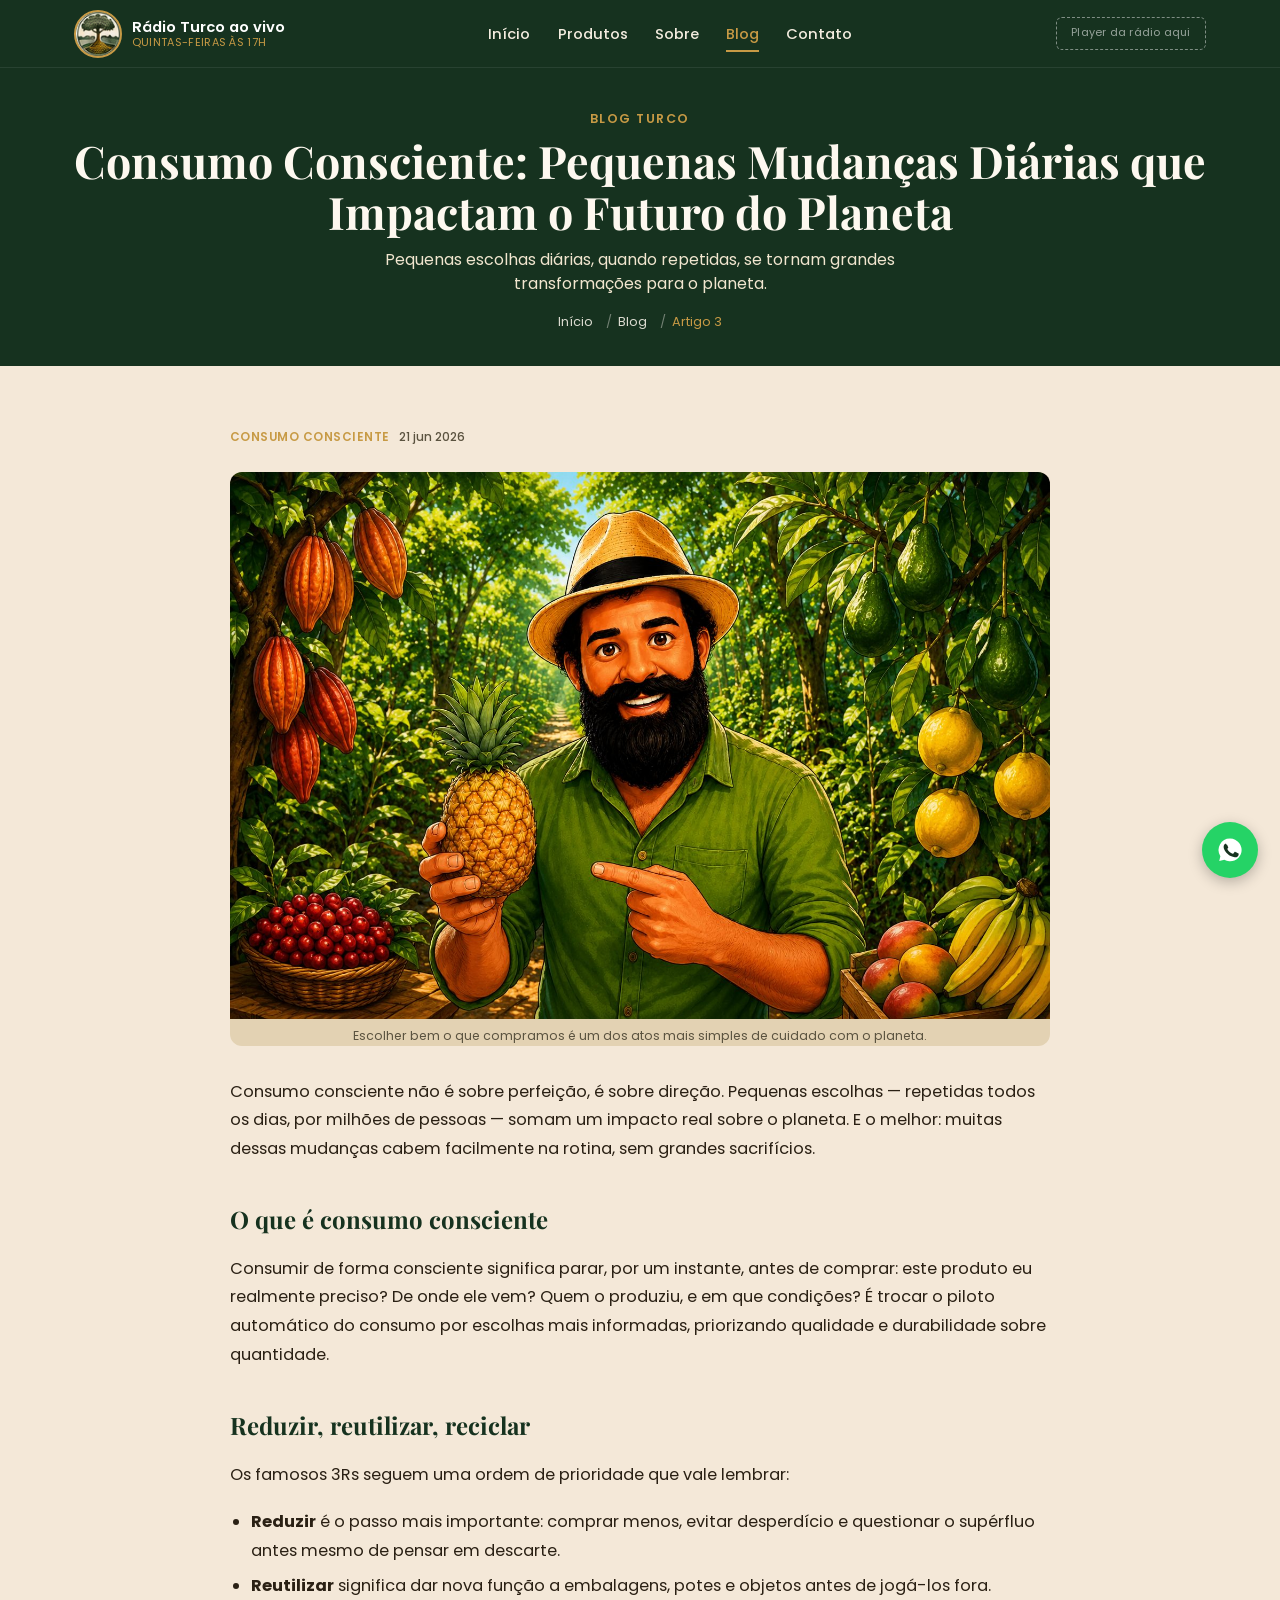
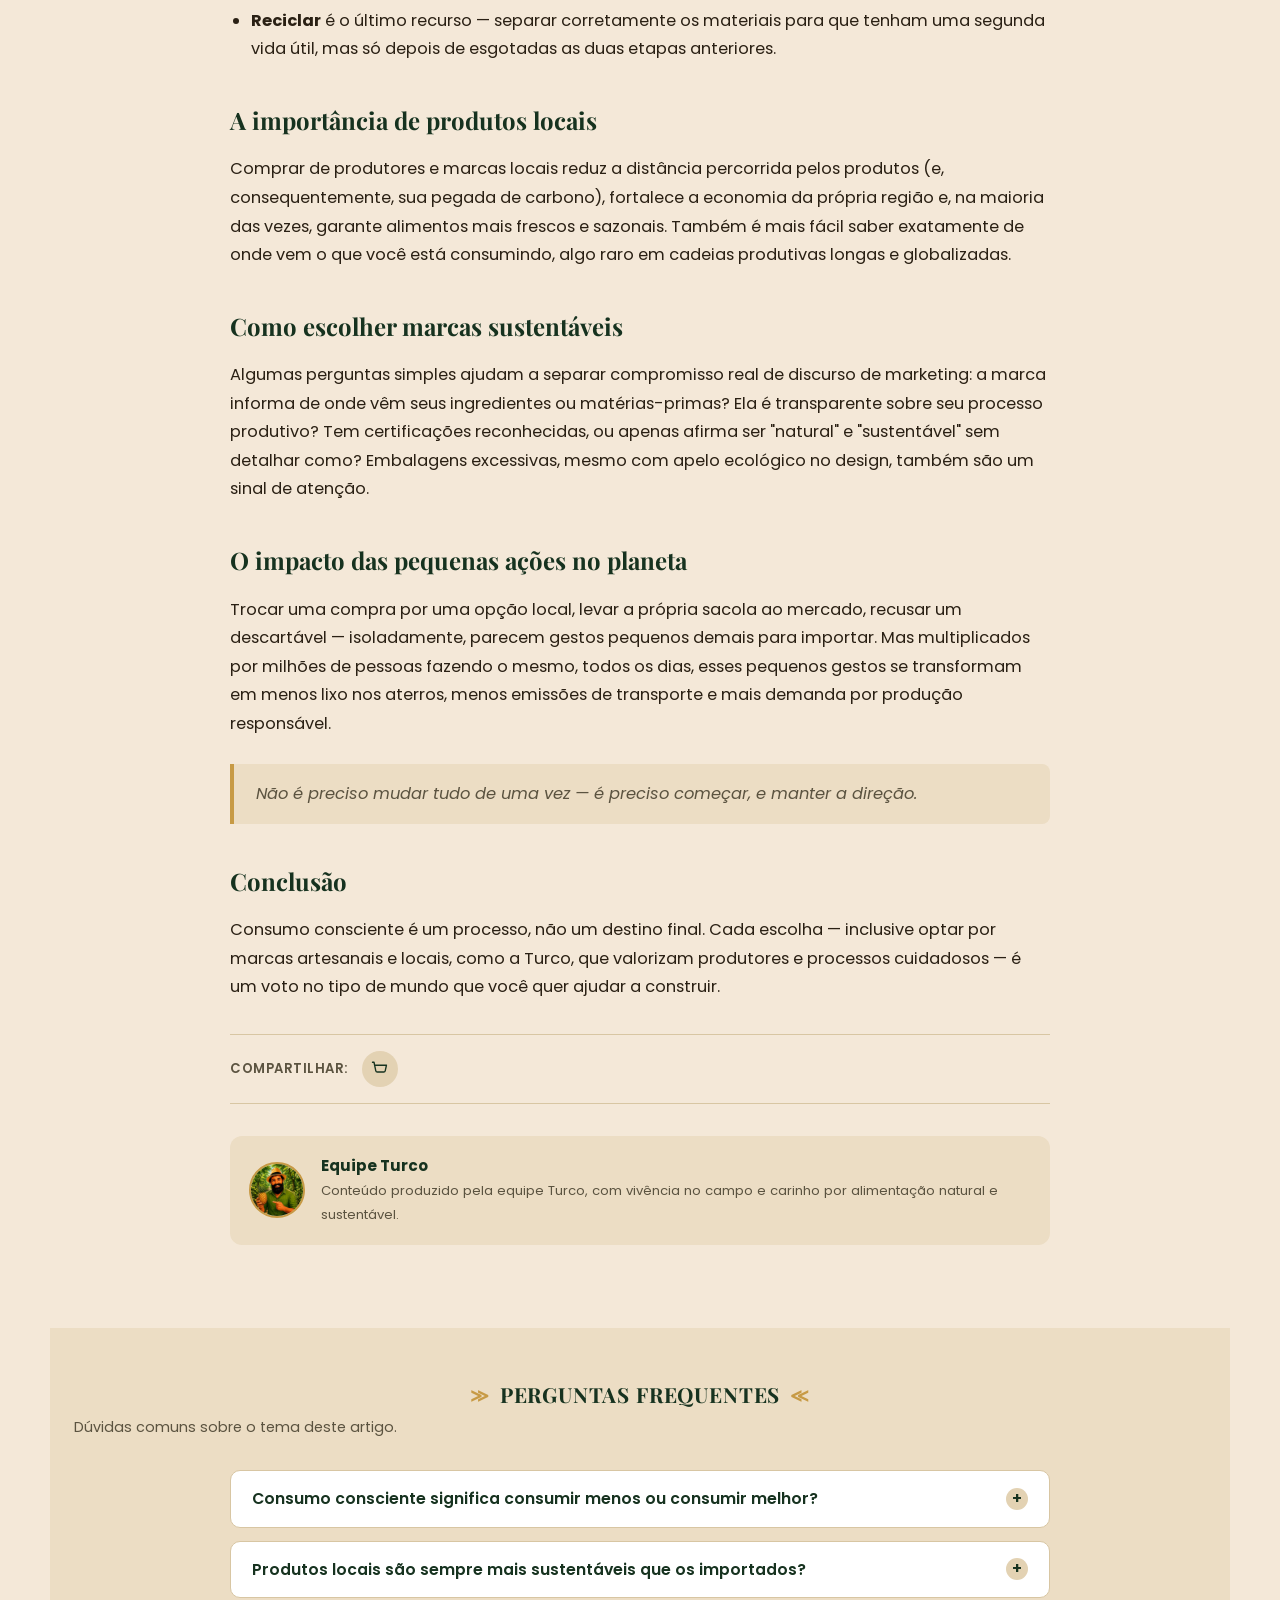
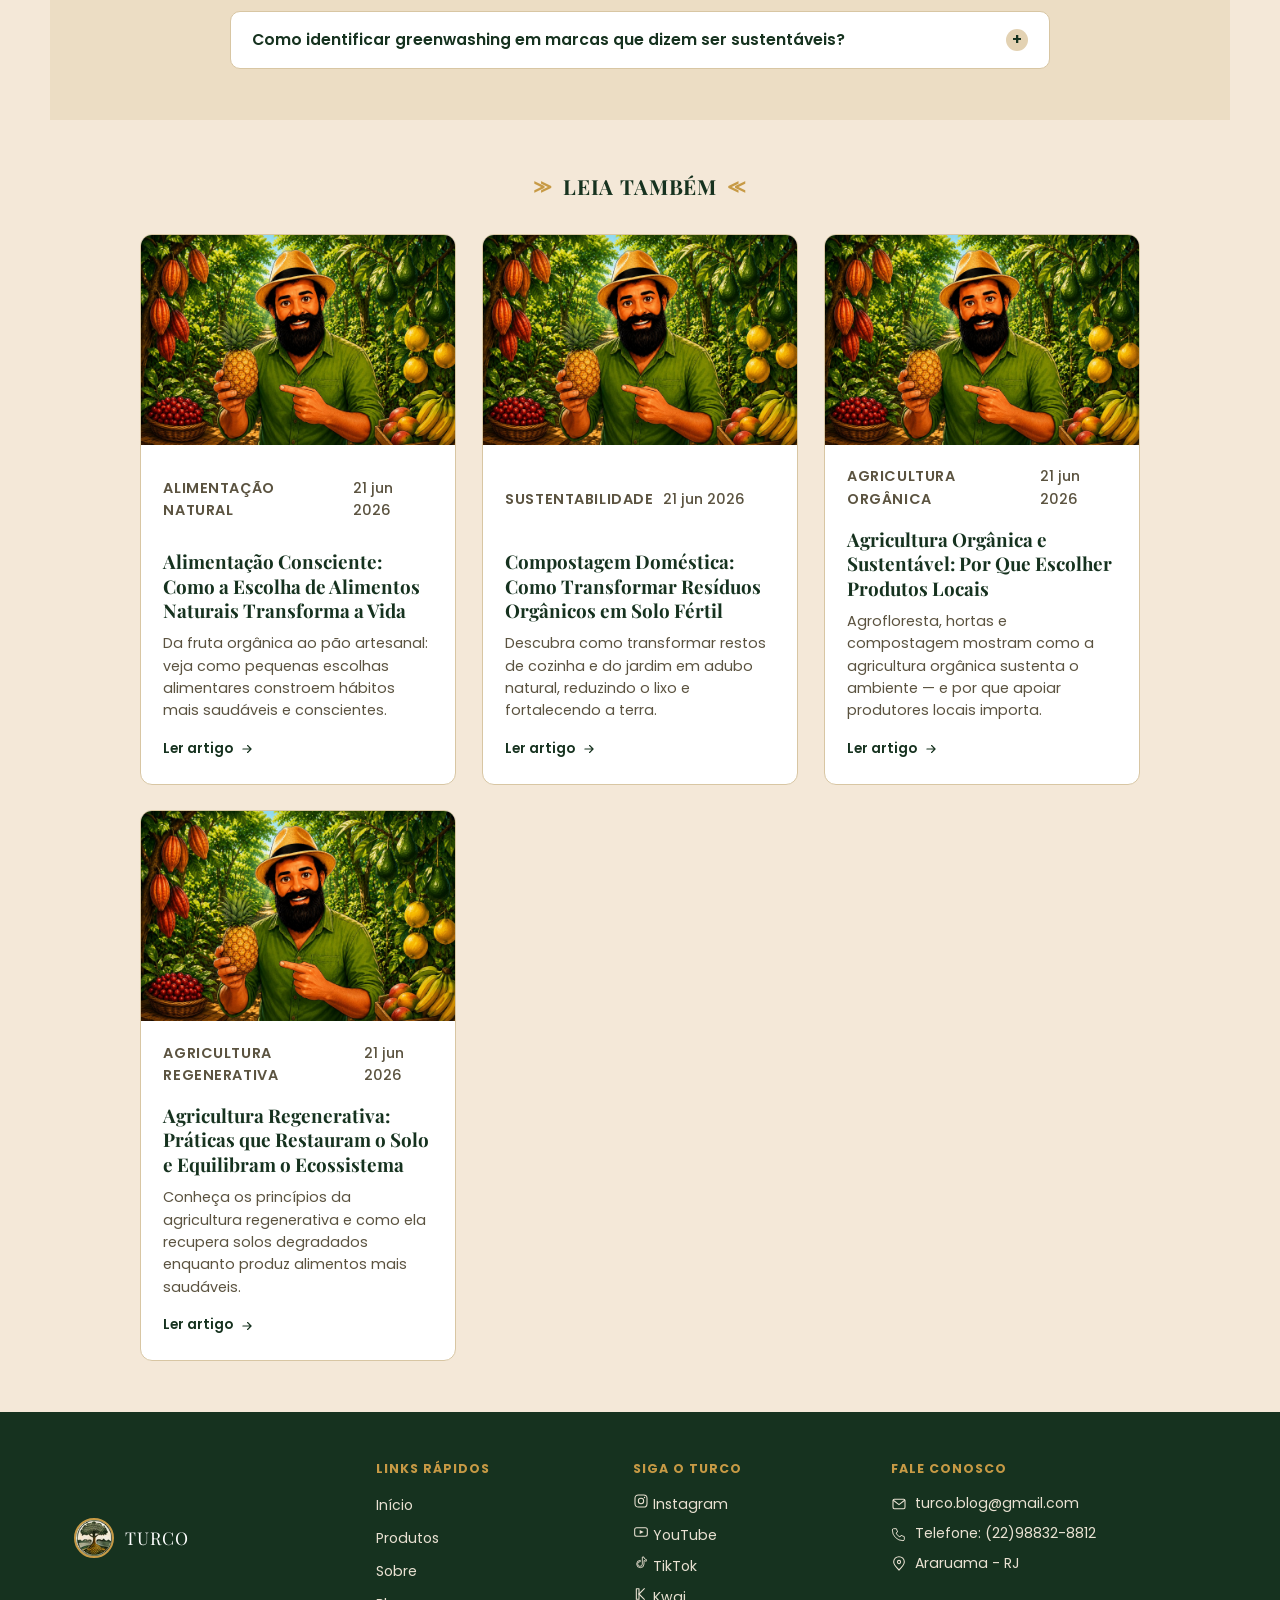
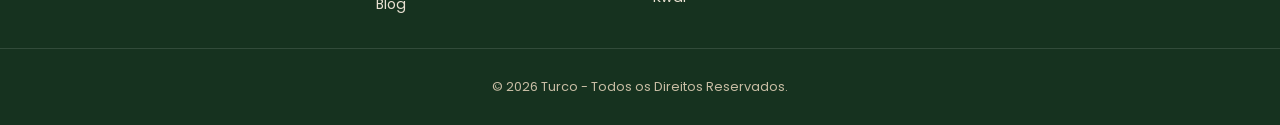
<file: artigo3.html>
<!DOCTYPE html>
<html lang="pt-BR">
<head>
<meta charset="UTF-8">
<meta name="viewport" content="width=device-width, initial-scale=1.0">

<!-- =================================================================
     TÍTULO E META DESCRIPTION
     Ajustar com o título/keyword definitivo do artigo 3 antes
     de publicar. O título do <title> e do <h1> podem ser diferentes
     (title mais curto/otimizado para SERP, h1 mais natural).
     ================================================================= -->
<title>Consumo Consciente: Pequenas Mudanças Diárias que Impactam o Futuro do Planeta | Blog Turco</title>
<meta name="description" content="Veja como o consumo consciente, a prática dos 3Rs e a escolha por produtos locais e sustentáveis podem transformar seu dia a dia e o planeta.">
<link rel="canonical" href="https://www.turco.blog/artigo3.html">
<link rel="icon" type="image/png" href="images/favicon.png">

<!-- Open Graph -->
<meta property="og:type" content="article">
<meta property="og:title" content="Consumo Consciente: Pequenas Mudanças Diárias que Impactam o Futuro do Planeta | Blog Turco">
<meta property="og:description" content="Veja como o consumo consciente, a prática dos 3Rs e a escolha por produtos locais e sustentáveis podem transformar seu dia a dia e o planeta.">
<meta property="og:url" content="https://www.turco.blog/artigo3.html">
<meta property="og:image" content="https://www.turco.blog/images/artigo-placeholder.jpg">
<meta property="og:locale" content="pt_BR">
<!-- Preencher quando definidos: -->
<!-- <meta property="article:published_time" content="2026-06-21T00:00:00-03:00"> -->
<!-- <meta property="article:author" content="Equipe Turco"> -->

<!-- Twitter Card -->
<meta name="twitter:card" content="summary_large_image">
<meta name="twitter:title" content="Consumo Consciente: Pequenas Mudanças Diárias que Impactam o Futuro do Planeta | Blog Turco">
<meta name="twitter:description" content="Veja como o consumo consciente, a prática dos 3Rs e a escolha por produtos locais e sustentáveis podem transformar seu dia a dia e o planeta.">
<meta name="twitter:image" content="https://www.turco.blog/images/artigo-placeholder.jpg">

<link rel="preconnect" href="https://fonts.googleapis.com">
<link rel="preconnect" href="https://fonts.gstatic.com" crossorigin>
<link href="https://fonts.googleapis.com/css2?family=Playfair+Display:ital,wght@0,700;0,800;0,900;1,600;1,700&family=Poppins:wght@400;500;600;700&display=swap" rel="stylesheet">

<link rel="stylesheet" href="css/style.css">

<!-- ============================================================
     SCHEMA.ORG / DADOS ESTRUTURADOS (JSON-LD) — SEO FUTURO
     Mantido comentado. Ativar e preencher com os dados definitivos
     (autor, datas, imagem final em alta resolução, etc.) quando o
     conteúdo do artigo 3 estiver pronto para publicação.
=============================================================== -->

<!-- Breadcrumb desta página -->
<!--
<script type="application/ld+json">
{
  "@context": "https://schema.org",
  "@type": "BreadcrumbList",
  "itemListElement": [
    { "@type": "ListItem", "position": 1, "name": "Início", "item": "https://www.turco.blog/" },
    { "@type": "ListItem", "position": 2, "name": "Blog", "item": "https://www.turco.blog/blog.html" },
    { "@type": "ListItem", "position": 3, "name": "Consumo Consciente: Pequenas Mudanças Diárias que Impactam o Futuro do Planeta", "item": "https://www.turco.blog/artigo3.html" }
  ]
}
</script>
-->

<!-- BlogPosting -->
<!--
<script type="application/ld+json">
{
  "@context": "https://schema.org",
  "@type": "BlogPosting",
  "headline": "Consumo Consciente: Pequenas Mudanças Diárias que Impactam o Futuro do Planeta",
  "description": "Veja como o consumo consciente, a prática dos 3Rs e a escolha por produtos locais e sustentáveis podem transformar seu dia a dia e o planeta.",
  "image": "https://www.turco.blog/images/artigo-placeholder.jpg",
  "datePublished": "2026-06-21",
  "dateModified": "2026-06-21",
  "author": {
    "@type": "Person",
    "name": "Equipe Turco"
  },
  "publisher": {
    "@type": "Organization",
    "name": "Turco",
    "logo": {
      "@type": "ImageObject",
      "url": "https://www.turco.blog/images/logo-turco.png"
    }
  },
  "mainEntityOfPage": {
    "@type": "WebPage",
    "@id": "https://www.turco.blog/artigo3.html"
  }
}
</script>
-->

<!-- FAQPage — ativar quando as perguntas/respostas finais do FAQ
     abaixo estiverem definidas (precisam bater 100% com o texto
     visível na página) -->
<!--
<script type="application/ld+json">
{
  "@context": "https://schema.org",
  "@type": "FAQPage",
  "mainEntity": [
    {
      "@type": "Question",
      "name": "Consumo consciente significa consumir menos ou consumir melhor?",
      "acceptedAnswer": { "@type": "Answer", "text": "Os dois. O primeiro passo é reduzir compras desnecessárias; o segundo é, quando for comprar, priorizar produtos mais duráveis, locais e de origem transparente." }
    },
    {
      "@type": "Question",
      "name": "Produtos locais são sempre mais sustentáveis que os importados?",
      "acceptedAnswer": { "@type": "Answer", "text": "Em geral, sim, principalmente pela redução do transporte e pelo apoio à economia local — mas isso depende também de como o produto é cultivado ou fabricado. A combinação ideal é local e produzido de forma sustentável." }
    }
  ]
}
</script>
-->

</head>
<body>

<a class="skip-link" href="#conteudo-principal">Pular para o conteúdo</a>

<!-- ============================== HEADER ==============================
     Idêntico ao da index.html — manter sincronizado manualmente. -->
<header class="site-header">
  <div class="header-inner">

    <div class="brand-radio">
      <img class="logo" src="images/logo-turco.png" alt="Turco - logomarca com ilustração de árvore" width="56" height="56">
      <div class="radio-text">
        <strong>Rádio Turco ao vivo</strong>
        <span>Quintas-feiras às 17h</span>
      </div>
    </div>

    <nav class="main-nav" id="main-nav">
      <ul>
        <li><a href="index.html#inicio">Início</a></li>
        <li><a href="index.html#produtos">Produtos</a></li>
        <li><a href="index.html#sobre">Sobre</a></li>
        <li><a href="blog.html" class="active">Blog</a></li>
        <li><a href="index.html#contato">Contato</a></li>
      </ul>
    </nav>

    <!-- ESPAÇO RESERVADO PARA O PLUGIN/PLAYER DA RÁDIO -->
    <div class="radio-plugin-slot" id="radio-plugin-slot" aria-label="Player da Rádio Turco">
      <span>Player da rádio aqui</span>
    </div>

    <button class="nav-toggle" id="nav-toggle" aria-expanded="false" aria-controls="main-nav" aria-label="Abrir menu">
      <span></span><span></span><span></span>
    </button>

  </div>
</header>

<main id="conteudo-principal">

  <!-- ============================== HERO DA PÁGINA ============================== -->
  <section class="page-hero">
    <p class="eyebrow">Blog Turco</p>
    <h1>Consumo Consciente: Pequenas Mudanças Diárias que Impactam o Futuro do Planeta</h1>
    <p class="page-hero-subtitle">Pequenas escolhas diárias, quando repetidas, se tornam grandes transformações para o planeta.</p>

    <!-- Breadcrumb visível (bom para UX e reforça o BreadcrumbList do SEO) -->
    <ul class="breadcrumb">
      <li><a href="index.html">Início</a></li>
      <li><a href="blog.html">Blog</a></li>
      <li aria-current="page">Artigo 3</li>
    </ul>
  </section>

  <!-- ============================== CONTEÚDO DO ARTIGO ============================== -->
  <article class="section article-content-section">
    <div class="article-wrapper">

      <header class="article-header">
        <p class="article-card-meta">
          <span class="article-category">Consumo Consciente</span>
          <span class="article-date">21 jun 2026</span>
        </p>
      </header>

      <!-- Imagem de destaque — mesma imagem temporária usada no card
           da listagem (images/artigo-placeholder.jpg). Trocar pela
           imagem definitiva aqui e em blog.html quando disponível. -->
      <figure class="article-featured-media">
        <img src="images/artigo-placeholder.jpg" alt="Mãos selecionando produtos naturais e reutilizáveis em um mercado local" loading="lazy" width="1200" height="800">
        <figcaption>Escolher bem o que compramos é um dos atos mais simples de cuidado com o planeta.</figcaption>
      </figure>

      <!-- Corpo do texto — placeholder. Substituir todo o conteúdo
           abaixo pelo texto definitivo do artigo 3, mantendo a
           estrutura de h2/h3/p para preservar a hierarquia de SEO. -->
      <div class="article-body">
        <p>Consumo consciente não é sobre perfeição, é sobre direção. Pequenas escolhas — repetidas todos os dias, por milhões de pessoas — somam um impacto real sobre o planeta. E o melhor: muitas dessas mudanças cabem facilmente na rotina, sem grandes sacrifícios.</p>

        <h2>O que é consumo consciente</h2>
        <p>Consumir de forma consciente significa parar, por um instante, antes de comprar: este produto eu realmente preciso? De onde ele vem? Quem o produziu, e em que condições? É trocar o piloto automático do consumo por escolhas mais informadas, priorizando qualidade e durabilidade sobre quantidade.</p>

        <h2>Reduzir, reutilizar, reciclar</h2>
        <p>Os famosos 3Rs seguem uma ordem de prioridade que vale lembrar:</p>
        <ul>
          <li><strong>Reduzir</strong> é o passo mais importante: comprar menos, evitar desperdício e questionar o supérfluo antes mesmo de pensar em descarte.</li>
          <li><strong>Reutilizar</strong> significa dar nova função a embalagens, potes e objetos antes de jogá-los fora.</li>
          <li><strong>Reciclar</strong> é o último recurso — separar corretamente os materiais para que tenham uma segunda vida útil, mas só depois de esgotadas as duas etapas anteriores.</li>
        </ul>

        <h2>A importância de produtos locais</h2>
        <p>Comprar de produtores e marcas locais reduz a distância percorrida pelos produtos (e, consequentemente, sua pegada de carbono), fortalece a economia da própria região e, na maioria das vezes, garante alimentos mais frescos e sazonais. Também é mais fácil saber exatamente de onde vem o que você está consumindo, algo raro em cadeias produtivas longas e globalizadas.</p>

        <h2>Como escolher marcas sustentáveis</h2>
        <p>Algumas perguntas simples ajudam a separar compromisso real de discurso de marketing: a marca informa de onde vêm seus ingredientes ou matérias-primas? Ela é transparente sobre seu processo produtivo? Tem certificações reconhecidas, ou apenas afirma ser "natural" e "sustentável" sem detalhar como? Embalagens excessivas, mesmo com apelo ecológico no design, também são um sinal de atenção.</p>

        <h2>O impacto das pequenas ações no planeta</h2>
        <p>Trocar uma compra por uma opção local, levar a própria sacola ao mercado, recusar um descartável — isoladamente, parecem gestos pequenos demais para importar. Mas multiplicados por milhões de pessoas fazendo o mesmo, todos os dias, esses pequenos gestos se transformam em menos lixo nos aterros, menos emissões de transporte e mais demanda por produção responsável.</p>

        <blockquote>
          Não é preciso mudar tudo de uma vez — é preciso começar, e manter a direção.
        </blockquote>

        <h2>Conclusão</h2>
        <p>Consumo consciente é um processo, não um destino final. Cada escolha — inclusive optar por marcas artesanais e locais, como a Turco, que valorizam produtores e processos cuidadosos — é um voto no tipo de mundo que você quer ajudar a construir.</p>
    
      </div>

      <!-- Compartilhamento social — placeholder simples, sem JS.
           Pode futuramente virar botões reais de share (Web Share API,
           links pré-formatados para WhatsApp/Facebook/X, etc). -->
      <div class="article-share">
        <span>Compartilhar:</span>
        <a class="icon-box" href="https://wa.me/?text=https://www.turco.blog/artigo3.html" target="_blank" rel="noopener" aria-label="Compartilhar no WhatsApp">
          <svg viewBox="0 0 24 24" width="18" height="18" aria-hidden="true"><path d="M2 3h2l2.4 11.4A2 2 0 0 0 8.35 16H17a2 2 0 0 0 1.95-1.55L20.6 7H6" fill="none" stroke="#16321f" stroke-width="1.8" stroke-linecap="round" stroke-linejoin="round"/></svg>
        </a>
      </div>

      <!-- Bloco de Autor — placeholder. Preencher com dados reais
           (foto, nome, mini-bio) quando definidos. -->
      <div class="article-author">
        <img src="images/artigo-placeholder.jpg" alt="Foto do autor" loading="lazy">
        <div>
          <strong>Equipe Turco</strong>
          <span>Conteúdo produzido pela equipe Turco, com vivência no campo e carinho por alimentação natural e sustentável.</span>
        </div>
      </div>

    </div>
  </article>

  <!-- ============================== FAQ DO ARTIGO ==============================
       FAQ específico do tema deste artigo. Usa <details>/<summary>
       nativo — funciona sem JavaScript. Duplicar o bloco .faq-item
       e trocar pergunta/resposta conforme necessário. Ao preencher
       o conteúdo definitivo, ativar também o JSON-LD "FAQPage"
       comentado no <head> com o mesmo texto. -->
  <section class="section faq-section" id="faq">
    <h2 class="section-title">
      <span class="arrow" aria-hidden="true">&#8811;</span> Perguntas Frequentes <span class="arrow" aria-hidden="true">&#8810;</span>
    </h2>
    <p class="section-subtitle">Dúvidas comuns sobre o tema deste artigo.</p>

    <ul class="faq-list">

      <li class="faq-item">
        <details>
          <summary>
            Consumo consciente significa consumir menos ou consumir melhor?
            <span class="faq-icon" aria-hidden="true">+</span>
          </summary>
          <p class="faq-answer">Os dois. O primeiro passo é reduzir compras desnecessárias; o segundo é, quando for comprar, priorizar produtos mais duráveis, locais e de origem transparente.</p>
        </details>
      </li>

      <li class="faq-item">
        <details>
          <summary>
            Produtos locais são sempre mais sustentáveis que os importados?
            <span class="faq-icon" aria-hidden="true">+</span>
          </summary>
          <p class="faq-answer">Em geral, sim, principalmente pela redução do transporte e pelo apoio à economia local — mas isso depende também de como o produto é cultivado ou fabricado. A combinação ideal é local e produzido de forma sustentável.</p>
        </details>
      </li>

      <li class="faq-item">
        <details>
          <summary>
            Como identificar greenwashing em marcas que dizem ser sustentáveis?
            <span class="faq-icon" aria-hidden="true">+</span>
          </summary>
          <p class="faq-answer">Fique atento a discursos vagos, sem dados concretos, e a embalagens com linguagem 'verde' exagerada sem nenhuma comprovação. Prefira marcas transparentes sobre origem, processo de produção e certificações reais.</p>
        </details>
      </li>

    </ul>
  </section>

  <!-- ============================== LEIA TAMBÉM ==============================
       Sugestão de outros artigos. Por padrão aponta para os outros 4
       artigos — ajustar manualmente para uma curadoria mais relevante
       quando houver mais conteúdo publicado. -->
  <section class="section related-articles">
    <h2 class="section-title">
      <span class="arrow" aria-hidden="true">&#8811;</span> Leia Também <span class="arrow" aria-hidden="true">&#8810;</span>
    </h2>

    <ul class="related-grid">
      <li class="article-card">
        <a class="article-card-media" href="artigo4.html">
          <img src="images/artigo-placeholder.jpg" alt="Mesa com pão artesanal, mel, ovos caipiras e frutas orgânicas frescas" loading="lazy" width="1200" height="800">
        </a>
        <div class="article-card-body">
          <p class="article-card-meta">
            <span class="article-category">Alimentação Natural</span>
            <span class="article-date">21 jun 2026</span>
          </p>
          <h3><a href="artigo4.html">Alimentação Consciente: Como a Escolha de Alimentos Naturais Transforma a Vida</a></h3>
          <p>Da fruta orgânica ao pão artesanal: veja como pequenas escolhas alimentares constroem hábitos mais saudáveis e conscientes.</p>
          <a class="article-card-link" href="artigo4.html">
            Ler artigo
            <svg class="icon" viewBox="0 0 24 24" width="14" height="14" aria-hidden="true"><path d="M5 12h14M13 6l6 6-6 6" fill="none" stroke="currentColor" stroke-width="2" stroke-linecap="round" stroke-linejoin="round"/></svg>
          </a>
        </div>
      </li>

      <li class="article-card">
        <a class="article-card-media" href="artigo1.html">
          <img src="images/artigo-placeholder.jpg" alt="Composteira doméstica com restos de vegetais e folhas secas em decomposição" loading="lazy" width="1200" height="800">
        </a>
        <div class="article-card-body">
          <p class="article-card-meta">
            <span class="article-category">Sustentabilidade</span>
            <span class="article-date">21 jun 2026</span>
          </p>
          <h3><a href="artigo1.html">Compostagem Doméstica: Como Transformar Resíduos Orgânicos em Solo Fértil</a></h3>
          <p>Descubra como transformar restos de cozinha e do jardim em adubo natural, reduzindo o lixo e fortalecendo a terra.</p>
          <a class="article-card-link" href="artigo1.html">
            Ler artigo
            <svg class="icon" viewBox="0 0 24 24" width="14" height="14" aria-hidden="true"><path d="M5 12h14M13 6l6 6-6 6" fill="none" stroke="currentColor" stroke-width="2" stroke-linecap="round" stroke-linejoin="round"/></svg>
          </a>
        </div>
      </li>

      <li class="article-card">
        <a class="article-card-media" href="artigo6.html">
          <img src="images/artigo-placeholder.jpg" alt="Horta orgânica diversificada cultivada por agricultura familiar" loading="lazy" width="1200" height="800">
        </a>
        <div class="article-card-body">
          <p class="article-card-meta">
            <span class="article-category">Agricultura Orgânica</span>
            <span class="article-date">21 jun 2026</span>
          </p>
          <h3><a href="artigo6.html">Agricultura Orgânica e Sustentável: Por Que Escolher Produtos Locais</a></h3>
          <p>Agrofloresta, hortas e compostagem mostram como a agricultura orgânica sustenta o ambiente — e por que apoiar produtores locais importa.</p>
          <a class="article-card-link" href="artigo6.html">
            Ler artigo
            <svg class="icon" viewBox="0 0 24 24" width="14" height="14" aria-hidden="true"><path d="M5 12h14M13 6l6 6-6 6" fill="none" stroke="currentColor" stroke-width="2" stroke-linecap="round" stroke-linejoin="round"/></svg>
          </a>
        </div>
      </li>

      <li class="article-card">
        <a class="article-card-media" href="artigo2.html">
          <img src="images/artigo-placeholder.jpg" alt="Plantação diversificada com cobertura vegetal típica de agricultura regenerativa" loading="lazy" width="1200" height="800">
        </a>
        <div class="article-card-body">
          <p class="article-card-meta">
            <span class="article-category">Agricultura Regenerativa</span>
            <span class="article-date">21 jun 2026</span>
          </p>
          <h3><a href="artigo2.html">Agricultura Regenerativa: Práticas que Restauram o Solo e Equilibram o Ecossistema</a></h3>
          <p>Conheça os princípios da agricultura regenerativa e como ela recupera solos degradados enquanto produz alimentos mais saudáveis.</p>
          <a class="article-card-link" href="artigo2.html">
            Ler artigo
            <svg class="icon" viewBox="0 0 24 24" width="14" height="14" aria-hidden="true"><path d="M5 12h14M13 6l6 6-6 6" fill="none" stroke="currentColor" stroke-width="2" stroke-linecap="round" stroke-linejoin="round"/></svg>
          </a>
        </div>
      </li>
    </ul>
  </section>

</main>

<!-- ============================== FOOTER ==============================
     Idêntico ao da index.html — manter sincronizado manualmente. -->
<footer class="site-footer" id="contato">
  <div class="footer-inner">

    <div class="footer-brand">
      <img class="logo" src="images/logo-turco.png" alt="Turco" width="48" height="48">
      <span>TURCO</span>
    </div>

    <div class="footer-col">
      <h3>Links rápidos</h3>
      <ul>
        <li><a href="index.html#inicio">Início</a></li>
        <li><a href="index.html#produtos">Produtos</a></li>
        <li><a href="index.html#sobre">Sobre</a></li>
        <li><a href="blog.html">Blog</a></li>
      </ul>
    </div>

    <div class="footer-col">
      <h3>Siga o Turco</h3>
      <ul class="social-list">
        <li>
          <a href="https://www.instagram.com/turco.blog" target="_blank" rel="noopener">
            <svg class="icon" viewBox="0 0 24 24" width="16" height="16" aria-hidden="true"><rect x="3" y="3" width="18" height="18" rx="5" fill="none" stroke="currentColor" stroke-width="1.6"/><circle cx="12" cy="12" r="4" fill="none" stroke="currentColor" stroke-width="1.6"/><circle cx="17.3" cy="6.7" r="1" fill="currentColor"/></svg>
            Instagram
          </a>
        </li>
        <li>
          <a href="https://www.youtube.com/@turco.blog" target="_blank" rel="noopener">
            <svg class="icon" viewBox="0 0 24 24" width="16" height="16" aria-hidden="true"><rect x="2.5" y="5.5" width="19" height="13" rx="3" fill="none" stroke="currentColor" stroke-width="1.6"/><polygon points="10,9 16,12 10,15" fill="currentColor"/></svg>
            YouTube
          </a>
        </li>
        <li>
          <a href="https://www.tiktok.com/@turco.blog" target="_blank" rel="noopener">
            <svg class="icon" viewBox="0 0 24 24" width="16" height="16" aria-hidden="true"><path d="M14 3 v10.5 a3.5 3.5 0 1 1 -3 -3.46 V8 a5.5 5.5 0 1 0 5.5 5.5 V8.2 a6 6 0 0 0 3.5 1.1 V6.7 a4 4 0 0 1 -3.5 -2.2 V3 Z" fill="none" stroke="currentColor" stroke-width="1.3" stroke-linejoin="round"/></svg>
            TikTok
          </a>
        </li>
        <li>
          <a href="https://www.kwai.com/turco.blog" target="_blank" rel="noopener">
            <svg class="icon" viewBox="0 0 24 24" width="16" height="16" aria-hidden="true"><path d="M5 4 h4 v16 H5 Z" fill="none" stroke="currentColor" stroke-width="1.6" stroke-linejoin="round"/><path d="M9 12 l8 -8" fill="none" stroke="currentColor" stroke-width="1.6" stroke-linecap="round"/><path d="M9 12 l8 8" fill="none" stroke="currentColor" stroke-width="1.6" stroke-linecap="round"/></svg>
            Kwai
          </a>
        </li>
      </ul>
    </div>

    <div class="footer-col">
      <h3>Fale conosco</h3>
      <ul class="contact-list">
        <li>
          <svg class="icon" viewBox="0 0 24 24" width="16" height="16" aria-hidden="true"><rect x="3" y="5" width="18" height="14" rx="2" fill="none" stroke="currentColor" stroke-width="1.6"/><path d="M3 6 l9 7 9 -7" fill="none" stroke="currentColor" stroke-width="1.6"/></svg>
          <a href="mailto:turco.blog@gmail.com">turco.blog@gmail.com</a>
        </li>
        <li>
          <svg class="icon" viewBox="0 0 24 24" width="16" height="16" aria-hidden="true"><path d="M4 4 h4 l2 5 -2.5 1.5 a12 12 0 0 0 6 6 L15 14 l5 2 v4 a2 2 0 0 1 -2 2 A16 16 0 0 1 2 6 a2 2 0 0 1 2 -2 Z" fill="none" stroke="currentColor" stroke-width="1.4" stroke-linejoin="round"/></svg>
          <a href="tel:+5522988328812">Telefone: (22)98832-8812</a>
        </li>
        <li>
          <svg class="icon" viewBox="0 0 24 24" width="16" height="16" aria-hidden="true"><path d="M12 21 C 7 16, 4 12.4, 4 9 a8 8 0 1 1 16 0 c 0 3.4 -3 7 -8 12 Z" fill="none" stroke="currentColor" stroke-width="1.6"/><circle cx="12" cy="9" r="2.4" fill="none" stroke="currentColor" stroke-width="1.6"/></svg>
          Araruama - RJ
        </li>
      </ul>
    </div>

  </div>

  <div class="footer-bottom">
    <p>&copy; 2026 Turco - Todos os Direitos Reservados.</p>
  </div>
</footer>

<!-- Botão flutuante de WhatsApp -->
<a class="whatsapp-float" href="https://wa.me/5522988328812?text=Ol%C3%A1!%20Gostaria%20de%20saber%20mais%20sobre%20os%20produtos%20Turco." target="_blank" rel="noopener" aria-label="Fale com o Turco no WhatsApp">
  <svg viewBox="0 0 32 32" width="28" height="28" aria-hidden="true"><path d="M16 3 a13 13 0 0 0 -11 20 l-1.3 5.6 5.8 -1.5 A13 13 0 1 0 16 3 Z" fill="#ffffff"/><path d="M11.5 9.8 c.4 -.1 1 -.1 1.3 .5 c.3 .6 1 2.1 1.1 2.3 c.1 .3 .1 .5 0 .8 c-.2 .3 -.3 .5 -.6 .8 c-.3 .3 -.5 .5 -.2 1 c.3 .6 1.2 1.9 2.5 3 c1.7 1.4 2.9 1.8 3.4 2 c.4 .1 .6 .1 .9 -.2 c.3 -.4 1 -1.2 1.3 -1.6 c.3 -.4 .6 -.3 1 -.2 c.4 .2 2.5 1.2 2.9 1.4 c.4 .2 .7 .3 .8 .5 c.1 .2 .1 1.1 -.3 2.1 c-.4 1 -2.1 2 -2.9 2.1 c-.7 .1 -1.6 .2 -5.1 -1.1 c-4.3 -1.7 -7 -5.9 -7.2 -6.2 c-.2 -.3 -1.7 -2.3 -1.7 -4.4 c0 -2.1 1.1 -3.1 1.5 -3.5 c.4 -.4 .9 -.5 1.3 -.6 Z" fill="#16321f"/></svg>
</a>

<script src="js/script.js"></script>
</body>
</html>
</file>
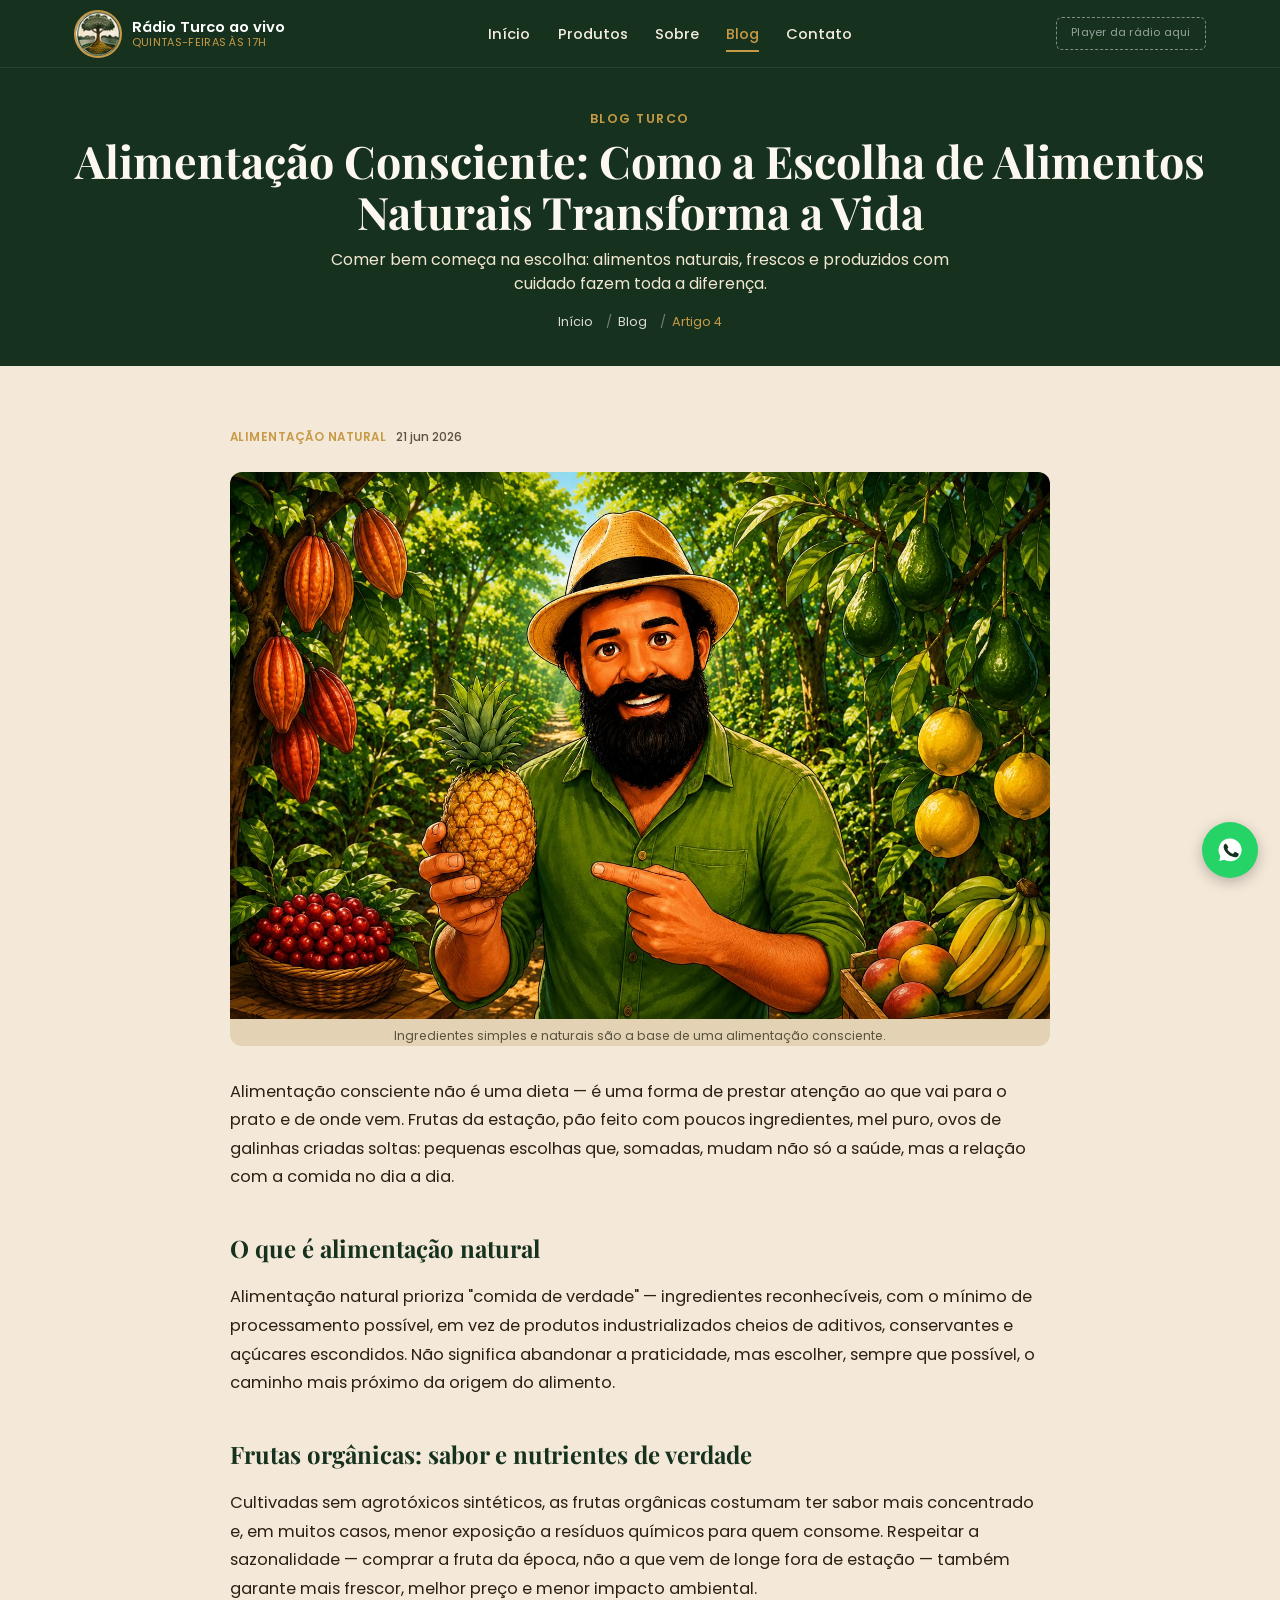
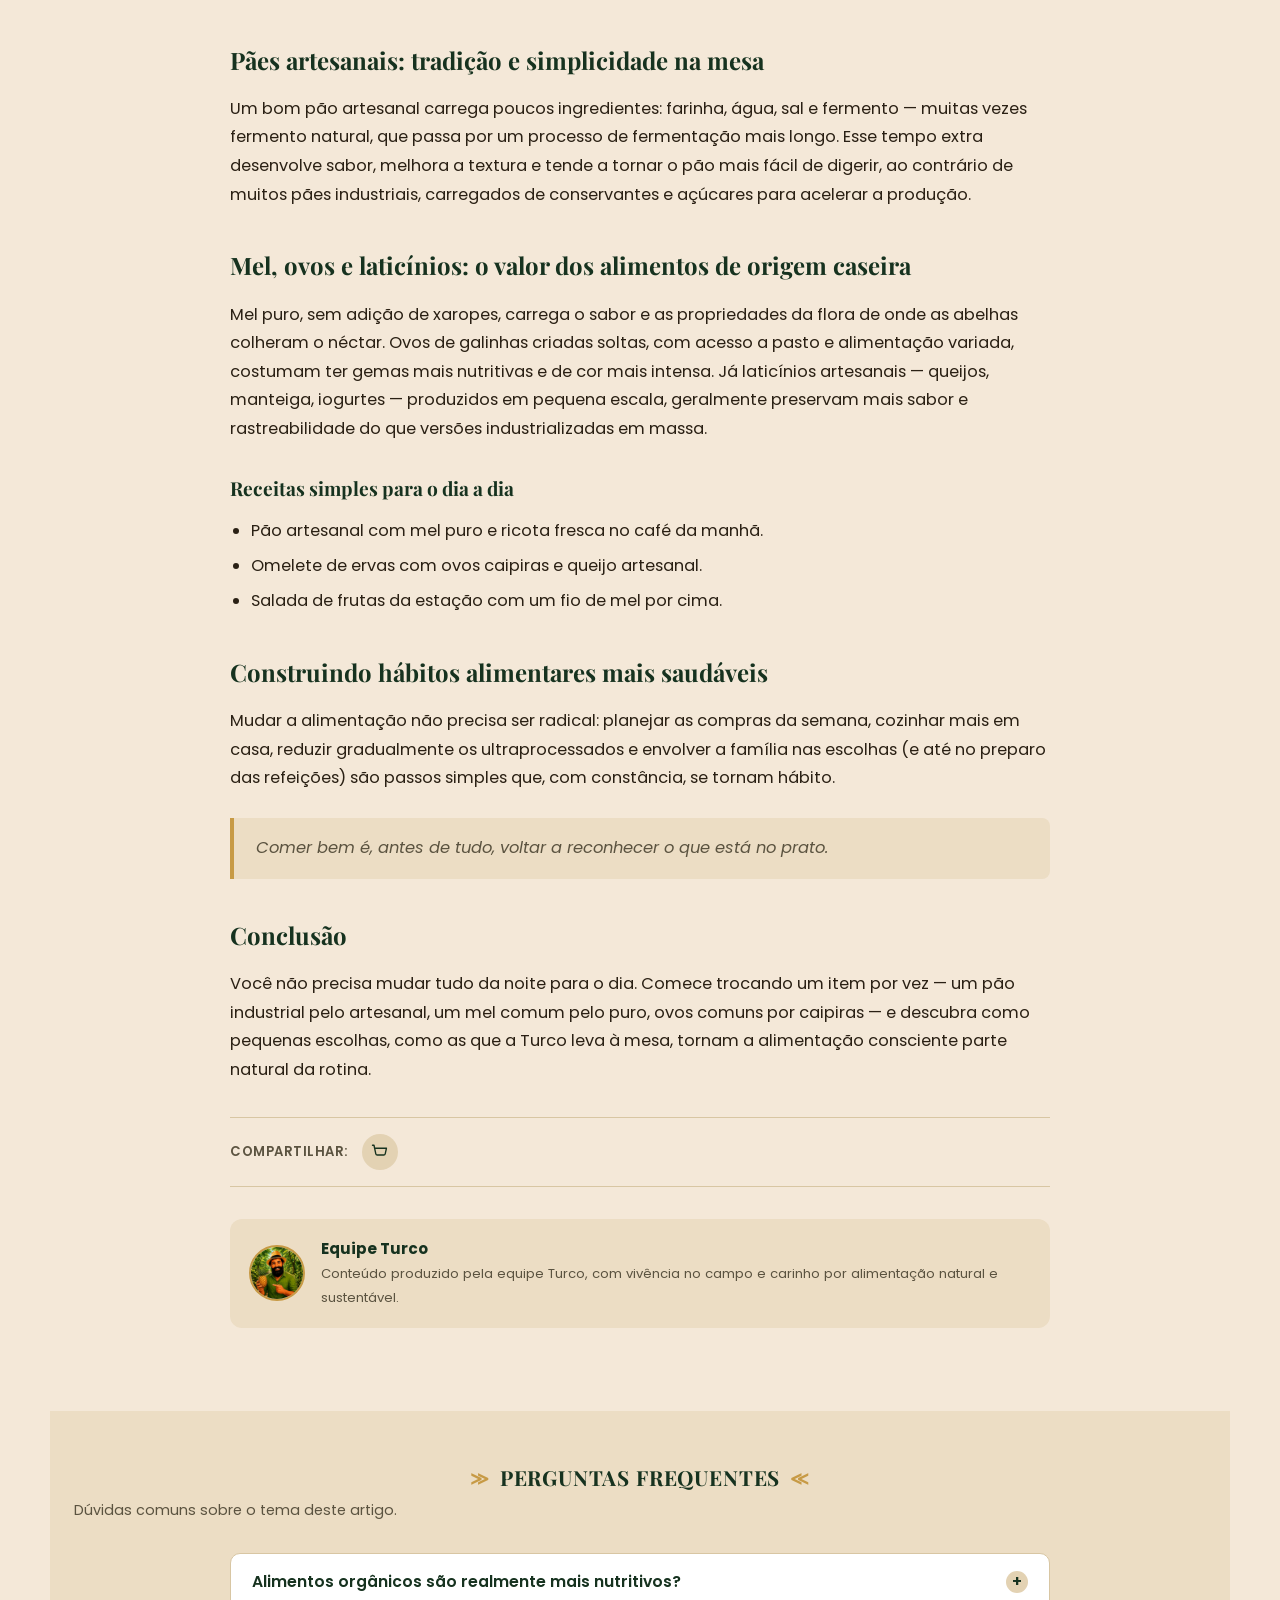
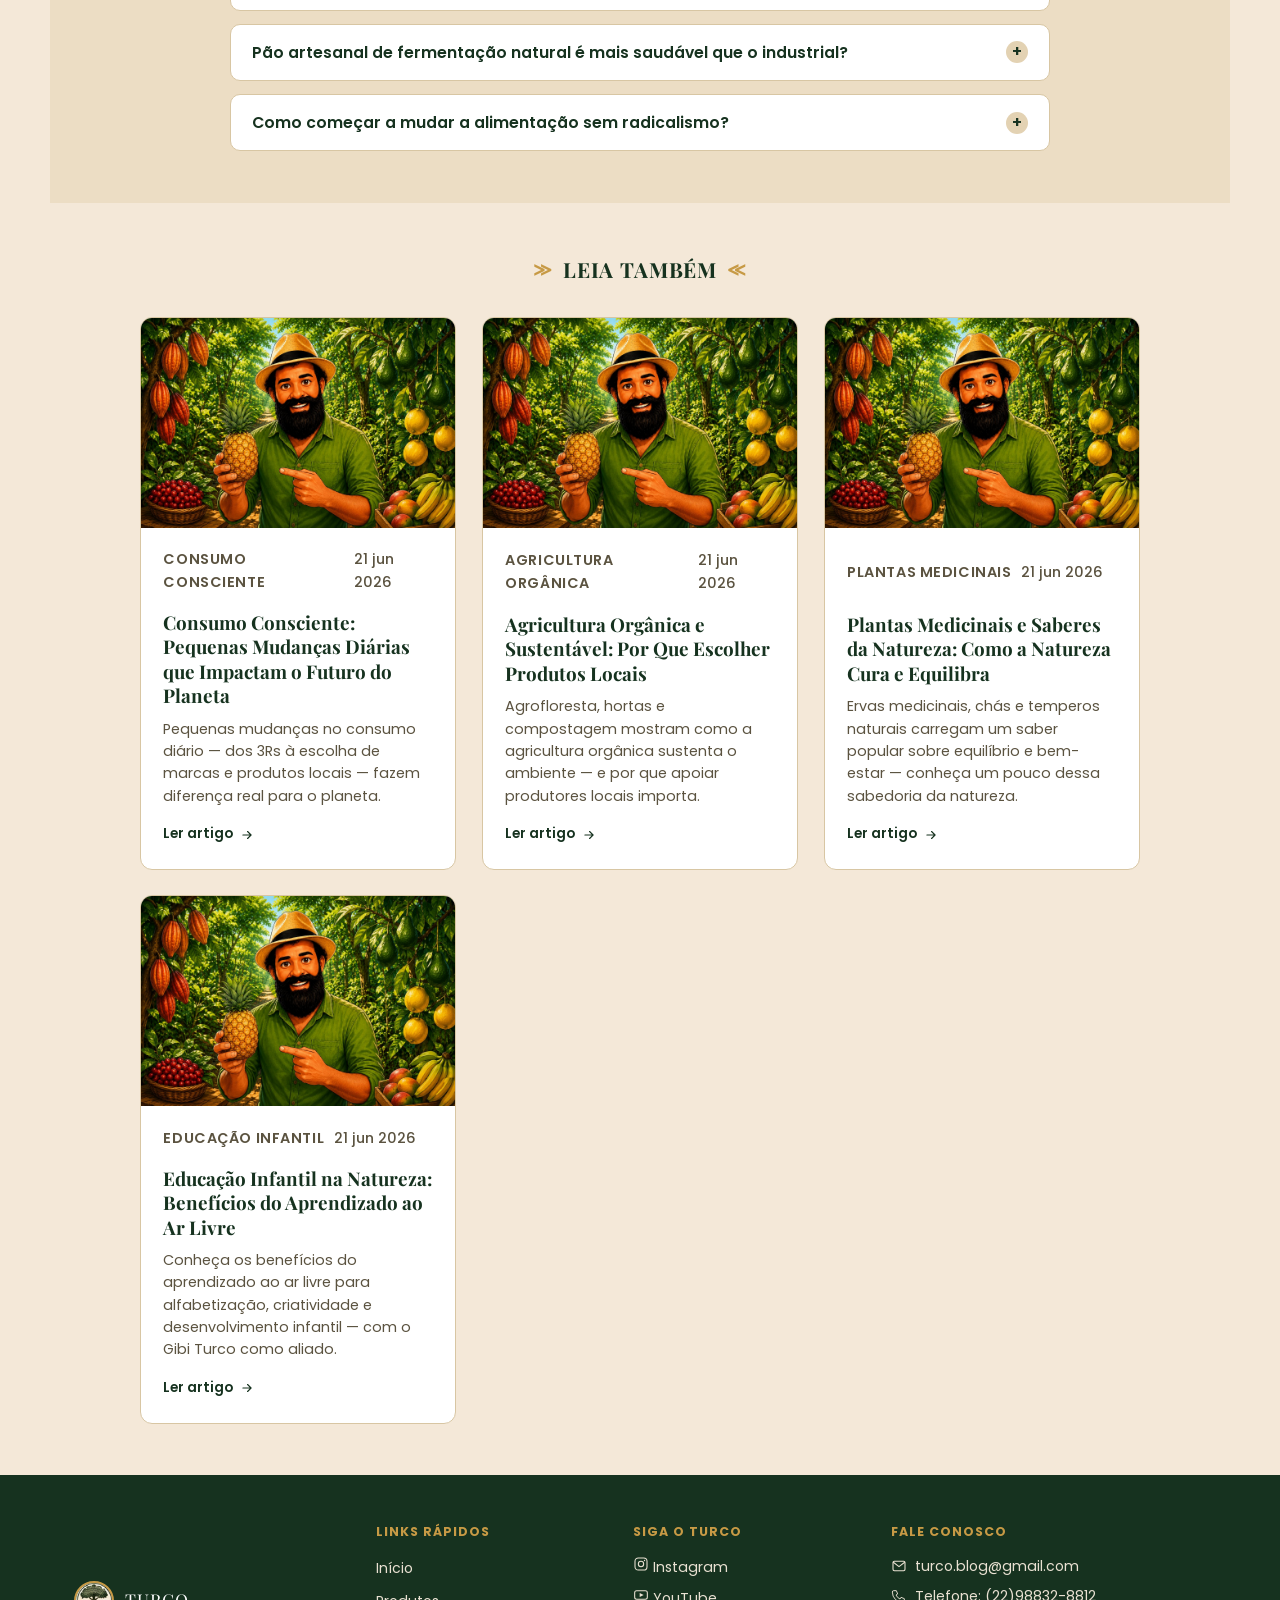
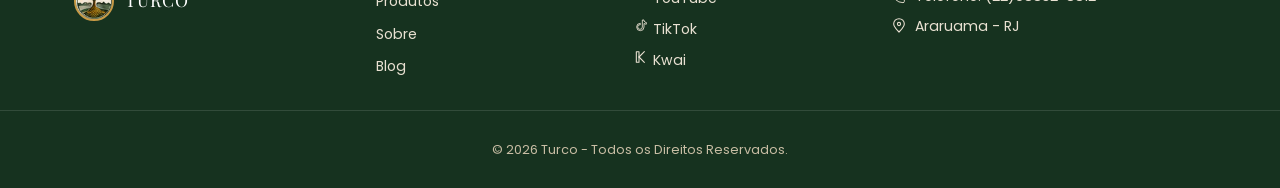
<file: artigo4.html>
<!DOCTYPE html>
<html lang="pt-BR">
<head>
<meta charset="UTF-8">
<meta name="viewport" content="width=device-width, initial-scale=1.0">

<!-- =================================================================
     TÍTULO E META DESCRIPTION
     Ajustar com o título/keyword definitivo do artigo 4 antes
     de publicar. O título do <title> e do <h1> podem ser diferentes
     (title mais curto/otimizado para SERP, h1 mais natural).
     ================================================================= -->
<title>Alimentação Consciente: Como a Escolha de Alimentos Naturais Transforma a Vida | Blog Turco</title>
<meta name="description" content="Descubra como frutas orgânicas, pães artesanais, mel e laticínios naturais ajudam a construir hábitos alimentares mais saudáveis e conscientes.">
<link rel="canonical" href="https://www.turco.blog/artigo4.html">
<link rel="icon" type="image/png" href="images/favicon.png">

<!-- Open Graph -->
<meta property="og:type" content="article">
<meta property="og:title" content="Alimentação Consciente: Como a Escolha de Alimentos Naturais Transforma a Vida | Blog Turco">
<meta property="og:description" content="Descubra como frutas orgânicas, pães artesanais, mel e laticínios naturais ajudam a construir hábitos alimentares mais saudáveis e conscientes.">
<meta property="og:url" content="https://www.turco.blog/artigo4.html">
<meta property="og:image" content="https://www.turco.blog/images/artigo-placeholder.jpg">
<meta property="og:locale" content="pt_BR">
<!-- Preencher quando definidos: -->
<!-- <meta property="article:published_time" content="2026-06-21T00:00:00-03:00"> -->
<!-- <meta property="article:author" content="Equipe Turco"> -->

<!-- Twitter Card -->
<meta name="twitter:card" content="summary_large_image">
<meta name="twitter:title" content="Alimentação Consciente: Como a Escolha de Alimentos Naturais Transforma a Vida | Blog Turco">
<meta name="twitter:description" content="Descubra como frutas orgânicas, pães artesanais, mel e laticínios naturais ajudam a construir hábitos alimentares mais saudáveis e conscientes.">
<meta name="twitter:image" content="https://www.turco.blog/images/artigo-placeholder.jpg">

<link rel="preconnect" href="https://fonts.googleapis.com">
<link rel="preconnect" href="https://fonts.gstatic.com" crossorigin>
<link href="https://fonts.googleapis.com/css2?family=Playfair+Display:ital,wght@0,700;0,800;0,900;1,600;1,700&family=Poppins:wght@400;500;600;700&display=swap" rel="stylesheet">

<link rel="stylesheet" href="css/style.css">

<!-- ============================================================
     SCHEMA.ORG / DADOS ESTRUTURADOS (JSON-LD) — SEO FUTURO
     Mantido comentado. Ativar e preencher com os dados definitivos
     (autor, datas, imagem final em alta resolução, etc.) quando o
     conteúdo do artigo 4 estiver pronto para publicação.
=============================================================== -->

<!-- Breadcrumb desta página -->
<!--
<script type="application/ld+json">
{
  "@context": "https://schema.org",
  "@type": "BreadcrumbList",
  "itemListElement": [
    { "@type": "ListItem", "position": 1, "name": "Início", "item": "https://www.turco.blog/" },
    { "@type": "ListItem", "position": 2, "name": "Blog", "item": "https://www.turco.blog/blog.html" },
    { "@type": "ListItem", "position": 3, "name": "Alimentação Consciente: Como a Escolha de Alimentos Naturais Transforma a Vida", "item": "https://www.turco.blog/artigo4.html" }
  ]
}
</script>
-->

<!-- BlogPosting -->
<!--
<script type="application/ld+json">
{
  "@context": "https://schema.org",
  "@type": "BlogPosting",
  "headline": "Alimentação Consciente: Como a Escolha de Alimentos Naturais Transforma a Vida",
  "description": "Descubra como frutas orgânicas, pães artesanais, mel e laticínios naturais ajudam a construir hábitos alimentares mais saudáveis e conscientes.",
  "image": "https://www.turco.blog/images/artigo-placeholder.jpg",
  "datePublished": "2026-06-21",
  "dateModified": "2026-06-21",
  "author": {
    "@type": "Person",
    "name": "Equipe Turco"
  },
  "publisher": {
    "@type": "Organization",
    "name": "Turco",
    "logo": {
      "@type": "ImageObject",
      "url": "https://www.turco.blog/images/logo-turco.png"
    }
  },
  "mainEntityOfPage": {
    "@type": "WebPage",
    "@id": "https://www.turco.blog/artigo4.html"
  }
}
</script>
-->

<!-- FAQPage — ativar quando as perguntas/respostas finais do FAQ
     abaixo estiverem definidas (precisam bater 100% com o texto
     visível na página) -->
<!--
<script type="application/ld+json">
{
  "@context": "https://schema.org",
  "@type": "FAQPage",
  "mainEntity": [
    {
      "@type": "Question",
      "name": "Alimentos orgânicos são realmente mais nutritivos?",
      "acceptedAnswer": { "@type": "Answer", "text": "Estudos apontam diferenças modestas em alguns nutrientes, mas o benefício mais consistente é a menor exposição a resíduos de agrotóxicos. Frescor e variedade na dieta, no geral, importam tanto quanto a origem orgânica." }
    },
    {
      "@type": "Question",
      "name": "Pão artesanal de fermentação natural é mais saudável que o industrial?",
      "acceptedAnswer": { "@type": "Answer", "text": "A fermentação longa pode melhorar a digestibilidade e reduzir alguns compostos presentes na farinha, além de o pão artesanal geralmente ter uma lista de ingredientes mais simples, sem conservantes. Ainda assim, o equilíbrio na quantidade consumida continua importante." }
    }
  ]
}
</script>
-->

</head>
<body>

<a class="skip-link" href="#conteudo-principal">Pular para o conteúdo</a>

<!-- ============================== HEADER ==============================
     Idêntico ao da index.html — manter sincronizado manualmente. -->
<header class="site-header">
  <div class="header-inner">

    <div class="brand-radio">
      <img class="logo" src="images/logo-turco.png" alt="Turco - logomarca com ilustração de árvore" width="56" height="56">
      <div class="radio-text">
        <strong>Rádio Turco ao vivo</strong>
        <span>Quintas-feiras às 17h</span>
      </div>
    </div>

    <nav class="main-nav" id="main-nav">
      <ul>
        <li><a href="index.html#inicio">Início</a></li>
        <li><a href="index.html#produtos">Produtos</a></li>
        <li><a href="index.html#sobre">Sobre</a></li>
        <li><a href="blog.html" class="active">Blog</a></li>
        <li><a href="index.html#contato">Contato</a></li>
      </ul>
    </nav>

    <!-- ESPAÇO RESERVADO PARA O PLUGIN/PLAYER DA RÁDIO -->
    <div class="radio-plugin-slot" id="radio-plugin-slot" aria-label="Player da Rádio Turco">
      <span>Player da rádio aqui</span>
    </div>

    <button class="nav-toggle" id="nav-toggle" aria-expanded="false" aria-controls="main-nav" aria-label="Abrir menu">
      <span></span><span></span><span></span>
    </button>

  </div>
</header>

<main id="conteudo-principal">

  <!-- ============================== HERO DA PÁGINA ============================== -->
  <section class="page-hero">
    <p class="eyebrow">Blog Turco</p>
    <h1>Alimentação Consciente: Como a Escolha de Alimentos Naturais Transforma a Vida</h1>
    <p class="page-hero-subtitle">Comer bem começa na escolha: alimentos naturais, frescos e produzidos com cuidado fazem toda a diferença.</p>

    <!-- Breadcrumb visível (bom para UX e reforça o BreadcrumbList do SEO) -->
    <ul class="breadcrumb">
      <li><a href="index.html">Início</a></li>
      <li><a href="blog.html">Blog</a></li>
      <li aria-current="page">Artigo 4</li>
    </ul>
  </section>

  <!-- ============================== CONTEÚDO DO ARTIGO ============================== -->
  <article class="section article-content-section">
    <div class="article-wrapper">

      <header class="article-header">
        <p class="article-card-meta">
          <span class="article-category">Alimentação Natural</span>
          <span class="article-date">21 jun 2026</span>
        </p>
      </header>

      <!-- Imagem de destaque — mesma imagem temporária usada no card
           da listagem (images/artigo-placeholder.jpg). Trocar pela
           imagem definitiva aqui e em blog.html quando disponível. -->
      <figure class="article-featured-media">
        <img src="images/artigo-placeholder.jpg" alt="Mesa com pão artesanal, mel, ovos caipiras e frutas orgânicas frescas" loading="lazy" width="1200" height="800">
        <figcaption>Ingredientes simples e naturais são a base de uma alimentação consciente.</figcaption>
      </figure>

      <!-- Corpo do texto — placeholder. Substituir todo o conteúdo
           abaixo pelo texto definitivo do artigo 4, mantendo a
           estrutura de h2/h3/p para preservar a hierarquia de SEO. -->
      <div class="article-body">
        <p>Alimentação consciente não é uma dieta — é uma forma de prestar atenção ao que vai para o prato e de onde vem. Frutas da estação, pão feito com poucos ingredientes, mel puro, ovos de galinhas criadas soltas: pequenas escolhas que, somadas, mudam não só a saúde, mas a relação com a comida no dia a dia.</p>

        <h2>O que é alimentação natural</h2>
        <p>Alimentação natural prioriza "comida de verdade" — ingredientes reconhecíveis, com o mínimo de processamento possível, em vez de produtos industrializados cheios de aditivos, conservantes e açúcares escondidos. Não significa abandonar a praticidade, mas escolher, sempre que possível, o caminho mais próximo da origem do alimento.</p>

        <h2>Frutas orgânicas: sabor e nutrientes de verdade</h2>
        <p>Cultivadas sem agrotóxicos sintéticos, as frutas orgânicas costumam ter sabor mais concentrado e, em muitos casos, menor exposição a resíduos químicos para quem consome. Respeitar a sazonalidade — comprar a fruta da época, não a que vem de longe fora de estação — também garante mais frescor, melhor preço e menor impacto ambiental.</p>

        <h2>Pães artesanais: tradição e simplicidade na mesa</h2>
        <p>Um bom pão artesanal carrega poucos ingredientes: farinha, água, sal e fermento — muitas vezes fermento natural, que passa por um processo de fermentação mais longo. Esse tempo extra desenvolve sabor, melhora a textura e tende a tornar o pão mais fácil de digerir, ao contrário de muitos pães industriais, carregados de conservantes e açúcares para acelerar a produção.</p>

        <h2>Mel, ovos e laticínios: o valor dos alimentos de origem caseira</h2>
        <p>Mel puro, sem adição de xaropes, carrega o sabor e as propriedades da flora de onde as abelhas colheram o néctar. Ovos de galinhas criadas soltas, com acesso a pasto e alimentação variada, costumam ter gemas mais nutritivas e de cor mais intensa. Já laticínios artesanais — queijos, manteiga, iogurtes — produzidos em pequena escala, geralmente preservam mais sabor e rastreabilidade do que versões industrializadas em massa.</p>

        <h3>Receitas simples para o dia a dia</h3>
        <ul>
          <li>Pão artesanal com mel puro e ricota fresca no café da manhã.</li>
          <li>Omelete de ervas com ovos caipiras e queijo artesanal.</li>
          <li>Salada de frutas da estação com um fio de mel por cima.</li>
        </ul>

        <h2>Construindo hábitos alimentares mais saudáveis</h2>
        <p>Mudar a alimentação não precisa ser radical: planejar as compras da semana, cozinhar mais em casa, reduzir gradualmente os ultraprocessados e envolver a família nas escolhas (e até no preparo das refeições) são passos simples que, com constância, se tornam hábito.</p>

        <blockquote>
          Comer bem é, antes de tudo, voltar a reconhecer o que está no prato.
        </blockquote>

        <h2>Conclusão</h2>
        <p>Você não precisa mudar tudo da noite para o dia. Comece trocando um item por vez — um pão industrial pelo artesanal, um mel comum pelo puro, ovos comuns por caipiras — e descubra como pequenas escolhas, como as que a Turco leva à mesa, tornam a alimentação consciente parte natural da rotina.</p>
    
      </div>

      <!-- Compartilhamento social — placeholder simples, sem JS.
           Pode futuramente virar botões reais de share (Web Share API,
           links pré-formatados para WhatsApp/Facebook/X, etc). -->
      <div class="article-share">
        <span>Compartilhar:</span>
        <a class="icon-box" href="https://wa.me/?text=https://www.turco.blog/artigo4.html" target="_blank" rel="noopener" aria-label="Compartilhar no WhatsApp">
          <svg viewBox="0 0 24 24" width="18" height="18" aria-hidden="true"><path d="M2 3h2l2.4 11.4A2 2 0 0 0 8.35 16H17a2 2 0 0 0 1.95-1.55L20.6 7H6" fill="none" stroke="#16321f" stroke-width="1.8" stroke-linecap="round" stroke-linejoin="round"/></svg>
        </a>
      </div>

      <!-- Bloco de Autor — placeholder. Preencher com dados reais
           (foto, nome, mini-bio) quando definidos. -->
      <div class="article-author">
        <img src="images/artigo-placeholder.jpg" alt="Foto do autor" loading="lazy">
        <div>
          <strong>Equipe Turco</strong>
          <span>Conteúdo produzido pela equipe Turco, com vivência no campo e carinho por alimentação natural e sustentável.</span>
        </div>
      </div>

    </div>
  </article>

  <!-- ============================== FAQ DO ARTIGO ==============================
       FAQ específico do tema deste artigo. Usa <details>/<summary>
       nativo — funciona sem JavaScript. Duplicar o bloco .faq-item
       e trocar pergunta/resposta conforme necessário. Ao preencher
       o conteúdo definitivo, ativar também o JSON-LD "FAQPage"
       comentado no <head> com o mesmo texto. -->
  <section class="section faq-section" id="faq">
    <h2 class="section-title">
      <span class="arrow" aria-hidden="true">&#8811;</span> Perguntas Frequentes <span class="arrow" aria-hidden="true">&#8810;</span>
    </h2>
    <p class="section-subtitle">Dúvidas comuns sobre o tema deste artigo.</p>

    <ul class="faq-list">

      <li class="faq-item">
        <details>
          <summary>
            Alimentos orgânicos são realmente mais nutritivos?
            <span class="faq-icon" aria-hidden="true">+</span>
          </summary>
          <p class="faq-answer">Estudos apontam diferenças modestas em alguns nutrientes, mas o benefício mais consistente é a menor exposição a resíduos de agrotóxicos. Frescor e variedade na dieta, no geral, importam tanto quanto a origem orgânica.</p>
        </details>
      </li>

      <li class="faq-item">
        <details>
          <summary>
            Pão artesanal de fermentação natural é mais saudável que o industrial?
            <span class="faq-icon" aria-hidden="true">+</span>
          </summary>
          <p class="faq-answer">A fermentação longa pode melhorar a digestibilidade e reduzir alguns compostos presentes na farinha, além de o pão artesanal geralmente ter uma lista de ingredientes mais simples, sem conservantes. Ainda assim, o equilíbrio na quantidade consumida continua importante.</p>
        </details>
      </li>

      <li class="faq-item">
        <details>
          <summary>
            Como começar a mudar a alimentação sem radicalismo?
            <span class="faq-icon" aria-hidden="true">+</span>
          </summary>
          <p class="faq-answer">Troque uma coisa por vez: substitua o pão industrial pelo artesanal, prefira ovos e mel de produtores locais, cozinhe mais em casa. Mudanças graduais tendem a durar muito mais do que reformas drásticas e repentinas.</p>
        </details>
      </li>

    </ul>
  </section>

  <!-- ============================== LEIA TAMBÉM ==============================
       Sugestão de outros artigos. Por padrão aponta para os outros 4
       artigos — ajustar manualmente para uma curadoria mais relevante
       quando houver mais conteúdo publicado. -->
  <section class="section related-articles">
    <h2 class="section-title">
      <span class="arrow" aria-hidden="true">&#8811;</span> Leia Também <span class="arrow" aria-hidden="true">&#8810;</span>
    </h2>

    <ul class="related-grid">
      <li class="article-card">
        <a class="article-card-media" href="artigo3.html">
          <img src="images/artigo-placeholder.jpg" alt="Mãos selecionando produtos naturais e reutilizáveis em um mercado local" loading="lazy" width="1200" height="800">
        </a>
        <div class="article-card-body">
          <p class="article-card-meta">
            <span class="article-category">Consumo Consciente</span>
            <span class="article-date">21 jun 2026</span>
          </p>
          <h3><a href="artigo3.html">Consumo Consciente: Pequenas Mudanças Diárias que Impactam o Futuro do Planeta</a></h3>
          <p>Pequenas mudanças no consumo diário — dos 3Rs à escolha de marcas e produtos locais — fazem diferença real para o planeta.</p>
          <a class="article-card-link" href="artigo3.html">
            Ler artigo
            <svg class="icon" viewBox="0 0 24 24" width="14" height="14" aria-hidden="true"><path d="M5 12h14M13 6l6 6-6 6" fill="none" stroke="currentColor" stroke-width="2" stroke-linecap="round" stroke-linejoin="round"/></svg>
          </a>
        </div>
      </li>

      <li class="article-card">
        <a class="article-card-media" href="artigo6.html">
          <img src="images/artigo-placeholder.jpg" alt="Horta orgânica diversificada cultivada por agricultura familiar" loading="lazy" width="1200" height="800">
        </a>
        <div class="article-card-body">
          <p class="article-card-meta">
            <span class="article-category">Agricultura Orgânica</span>
            <span class="article-date">21 jun 2026</span>
          </p>
          <h3><a href="artigo6.html">Agricultura Orgânica e Sustentável: Por Que Escolher Produtos Locais</a></h3>
          <p>Agrofloresta, hortas e compostagem mostram como a agricultura orgânica sustenta o ambiente — e por que apoiar produtores locais importa.</p>
          <a class="article-card-link" href="artigo6.html">
            Ler artigo
            <svg class="icon" viewBox="0 0 24 24" width="14" height="14" aria-hidden="true"><path d="M5 12h14M13 6l6 6-6 6" fill="none" stroke="currentColor" stroke-width="2" stroke-linecap="round" stroke-linejoin="round"/></svg>
          </a>
        </div>
      </li>

      <li class="article-card">
        <a class="article-card-media" href="artigo7.html">
          <img src="images/artigo-placeholder.jpg" alt="Ervas medicinais frescas e secas dispostas para preparo de chá" loading="lazy" width="1200" height="800">
        </a>
        <div class="article-card-body">
          <p class="article-card-meta">
            <span class="article-category">Plantas Medicinais</span>
            <span class="article-date">21 jun 2026</span>
          </p>
          <h3><a href="artigo7.html">Plantas Medicinais e Saberes da Natureza: Como a Natureza Cura e Equilibra</a></h3>
          <p>Ervas medicinais, chás e temperos naturais carregam um saber popular sobre equilíbrio e bem-estar — conheça um pouco dessa sabedoria da natureza.</p>
          <a class="article-card-link" href="artigo7.html">
            Ler artigo
            <svg class="icon" viewBox="0 0 24 24" width="14" height="14" aria-hidden="true"><path d="M5 12h14M13 6l6 6-6 6" fill="none" stroke="currentColor" stroke-width="2" stroke-linecap="round" stroke-linejoin="round"/></svg>
          </a>
        </div>
      </li>

      <li class="article-card">
        <a class="article-card-media" href="artigo5.html">
          <img src="images/artigo-placeholder.jpg" alt="Crianças explorando jardim e observando plantas ao ar livre" loading="lazy" width="1200" height="800">
        </a>
        <div class="article-card-body">
          <p class="article-card-meta">
            <span class="article-category">Educação Infantil</span>
            <span class="article-date">21 jun 2026</span>
          </p>
          <h3><a href="artigo5.html">Educação Infantil na Natureza: Benefícios do Aprendizado ao Ar Livre</a></h3>
          <p>Conheça os benefícios do aprendizado ao ar livre para alfabetização, criatividade e desenvolvimento infantil — com o Gibi Turco como aliado.</p>
          <a class="article-card-link" href="artigo5.html">
            Ler artigo
            <svg class="icon" viewBox="0 0 24 24" width="14" height="14" aria-hidden="true"><path d="M5 12h14M13 6l6 6-6 6" fill="none" stroke="currentColor" stroke-width="2" stroke-linecap="round" stroke-linejoin="round"/></svg>
          </a>
        </div>
      </li>
    </ul>
  </section>

</main>

<!-- ============================== FOOTER ==============================
     Idêntico ao da index.html — manter sincronizado manualmente. -->
<footer class="site-footer" id="contato">
  <div class="footer-inner">

    <div class="footer-brand">
      <img class="logo" src="images/logo-turco.png" alt="Turco" width="48" height="48">
      <span>TURCO</span>
    </div>

    <div class="footer-col">
      <h3>Links rápidos</h3>
      <ul>
        <li><a href="index.html#inicio">Início</a></li>
        <li><a href="index.html#produtos">Produtos</a></li>
        <li><a href="index.html#sobre">Sobre</a></li>
        <li><a href="blog.html">Blog</a></li>
      </ul>
    </div>

    <div class="footer-col">
      <h3>Siga o Turco</h3>
      <ul class="social-list">
        <li>
          <a href="https://www.instagram.com/turco.blog" target="_blank" rel="noopener">
            <svg class="icon" viewBox="0 0 24 24" width="16" height="16" aria-hidden="true"><rect x="3" y="3" width="18" height="18" rx="5" fill="none" stroke="currentColor" stroke-width="1.6"/><circle cx="12" cy="12" r="4" fill="none" stroke="currentColor" stroke-width="1.6"/><circle cx="17.3" cy="6.7" r="1" fill="currentColor"/></svg>
            Instagram
          </a>
        </li>
        <li>
          <a href="https://www.youtube.com/@turco.blog" target="_blank" rel="noopener">
            <svg class="icon" viewBox="0 0 24 24" width="16" height="16" aria-hidden="true"><rect x="2.5" y="5.5" width="19" height="13" rx="3" fill="none" stroke="currentColor" stroke-width="1.6"/><polygon points="10,9 16,12 10,15" fill="currentColor"/></svg>
            YouTube
          </a>
        </li>
        <li>
          <a href="https://www.tiktok.com/@turco.blog" target="_blank" rel="noopener">
            <svg class="icon" viewBox="0 0 24 24" width="16" height="16" aria-hidden="true"><path d="M14 3 v10.5 a3.5 3.5 0 1 1 -3 -3.46 V8 a5.5 5.5 0 1 0 5.5 5.5 V8.2 a6 6 0 0 0 3.5 1.1 V6.7 a4 4 0 0 1 -3.5 -2.2 V3 Z" fill="none" stroke="currentColor" stroke-width="1.3" stroke-linejoin="round"/></svg>
            TikTok
          </a>
        </li>
        <li>
          <a href="https://www.kwai.com/turco.blog" target="_blank" rel="noopener">
            <svg class="icon" viewBox="0 0 24 24" width="16" height="16" aria-hidden="true"><path d="M5 4 h4 v16 H5 Z" fill="none" stroke="currentColor" stroke-width="1.6" stroke-linejoin="round"/><path d="M9 12 l8 -8" fill="none" stroke="currentColor" stroke-width="1.6" stroke-linecap="round"/><path d="M9 12 l8 8" fill="none" stroke="currentColor" stroke-width="1.6" stroke-linecap="round"/></svg>
            Kwai
          </a>
        </li>
      </ul>
    </div>

    <div class="footer-col">
      <h3>Fale conosco</h3>
      <ul class="contact-list">
        <li>
          <svg class="icon" viewBox="0 0 24 24" width="16" height="16" aria-hidden="true"><rect x="3" y="5" width="18" height="14" rx="2" fill="none" stroke="currentColor" stroke-width="1.6"/><path d="M3 6 l9 7 9 -7" fill="none" stroke="currentColor" stroke-width="1.6"/></svg>
          <a href="mailto:turco.blog@gmail.com">turco.blog@gmail.com</a>
        </li>
        <li>
          <svg class="icon" viewBox="0 0 24 24" width="16" height="16" aria-hidden="true"><path d="M4 4 h4 l2 5 -2.5 1.5 a12 12 0 0 0 6 6 L15 14 l5 2 v4 a2 2 0 0 1 -2 2 A16 16 0 0 1 2 6 a2 2 0 0 1 2 -2 Z" fill="none" stroke="currentColor" stroke-width="1.4" stroke-linejoin="round"/></svg>
          <a href="tel:+5522988328812">Telefone: (22)98832-8812</a>
        </li>
        <li>
          <svg class="icon" viewBox="0 0 24 24" width="16" height="16" aria-hidden="true"><path d="M12 21 C 7 16, 4 12.4, 4 9 a8 8 0 1 1 16 0 c 0 3.4 -3 7 -8 12 Z" fill="none" stroke="currentColor" stroke-width="1.6"/><circle cx="12" cy="9" r="2.4" fill="none" stroke="currentColor" stroke-width="1.6"/></svg>
          Araruama - RJ
        </li>
      </ul>
    </div>

  </div>

  <div class="footer-bottom">
    <p>&copy; 2026 Turco - Todos os Direitos Reservados.</p>
  </div>
</footer>

<!-- Botão flutuante de WhatsApp -->
<a class="whatsapp-float" href="https://wa.me/5522988328812?text=Ol%C3%A1!%20Gostaria%20de%20saber%20mais%20sobre%20os%20produtos%20Turco." target="_blank" rel="noopener" aria-label="Fale com o Turco no WhatsApp">
  <svg viewBox="0 0 32 32" width="28" height="28" aria-hidden="true"><path d="M16 3 a13 13 0 0 0 -11 20 l-1.3 5.6 5.8 -1.5 A13 13 0 1 0 16 3 Z" fill="#ffffff"/><path d="M11.5 9.8 c.4 -.1 1 -.1 1.3 .5 c.3 .6 1 2.1 1.1 2.3 c.1 .3 .1 .5 0 .8 c-.2 .3 -.3 .5 -.6 .8 c-.3 .3 -.5 .5 -.2 1 c.3 .6 1.2 1.9 2.5 3 c1.7 1.4 2.9 1.8 3.4 2 c.4 .1 .6 .1 .9 -.2 c.3 -.4 1 -1.2 1.3 -1.6 c.3 -.4 .6 -.3 1 -.2 c.4 .2 2.5 1.2 2.9 1.4 c.4 .2 .7 .3 .8 .5 c.1 .2 .1 1.1 -.3 2.1 c-.4 1 -2.1 2 -2.9 2.1 c-.7 .1 -1.6 .2 -5.1 -1.1 c-4.3 -1.7 -7 -5.9 -7.2 -6.2 c-.2 -.3 -1.7 -2.3 -1.7 -4.4 c0 -2.1 1.1 -3.1 1.5 -3.5 c.4 -.4 .9 -.5 1.3 -.6 Z" fill="#16321f"/></svg>
</a>

<script src="js/script.js"></script>
</body>
</html>
</file>
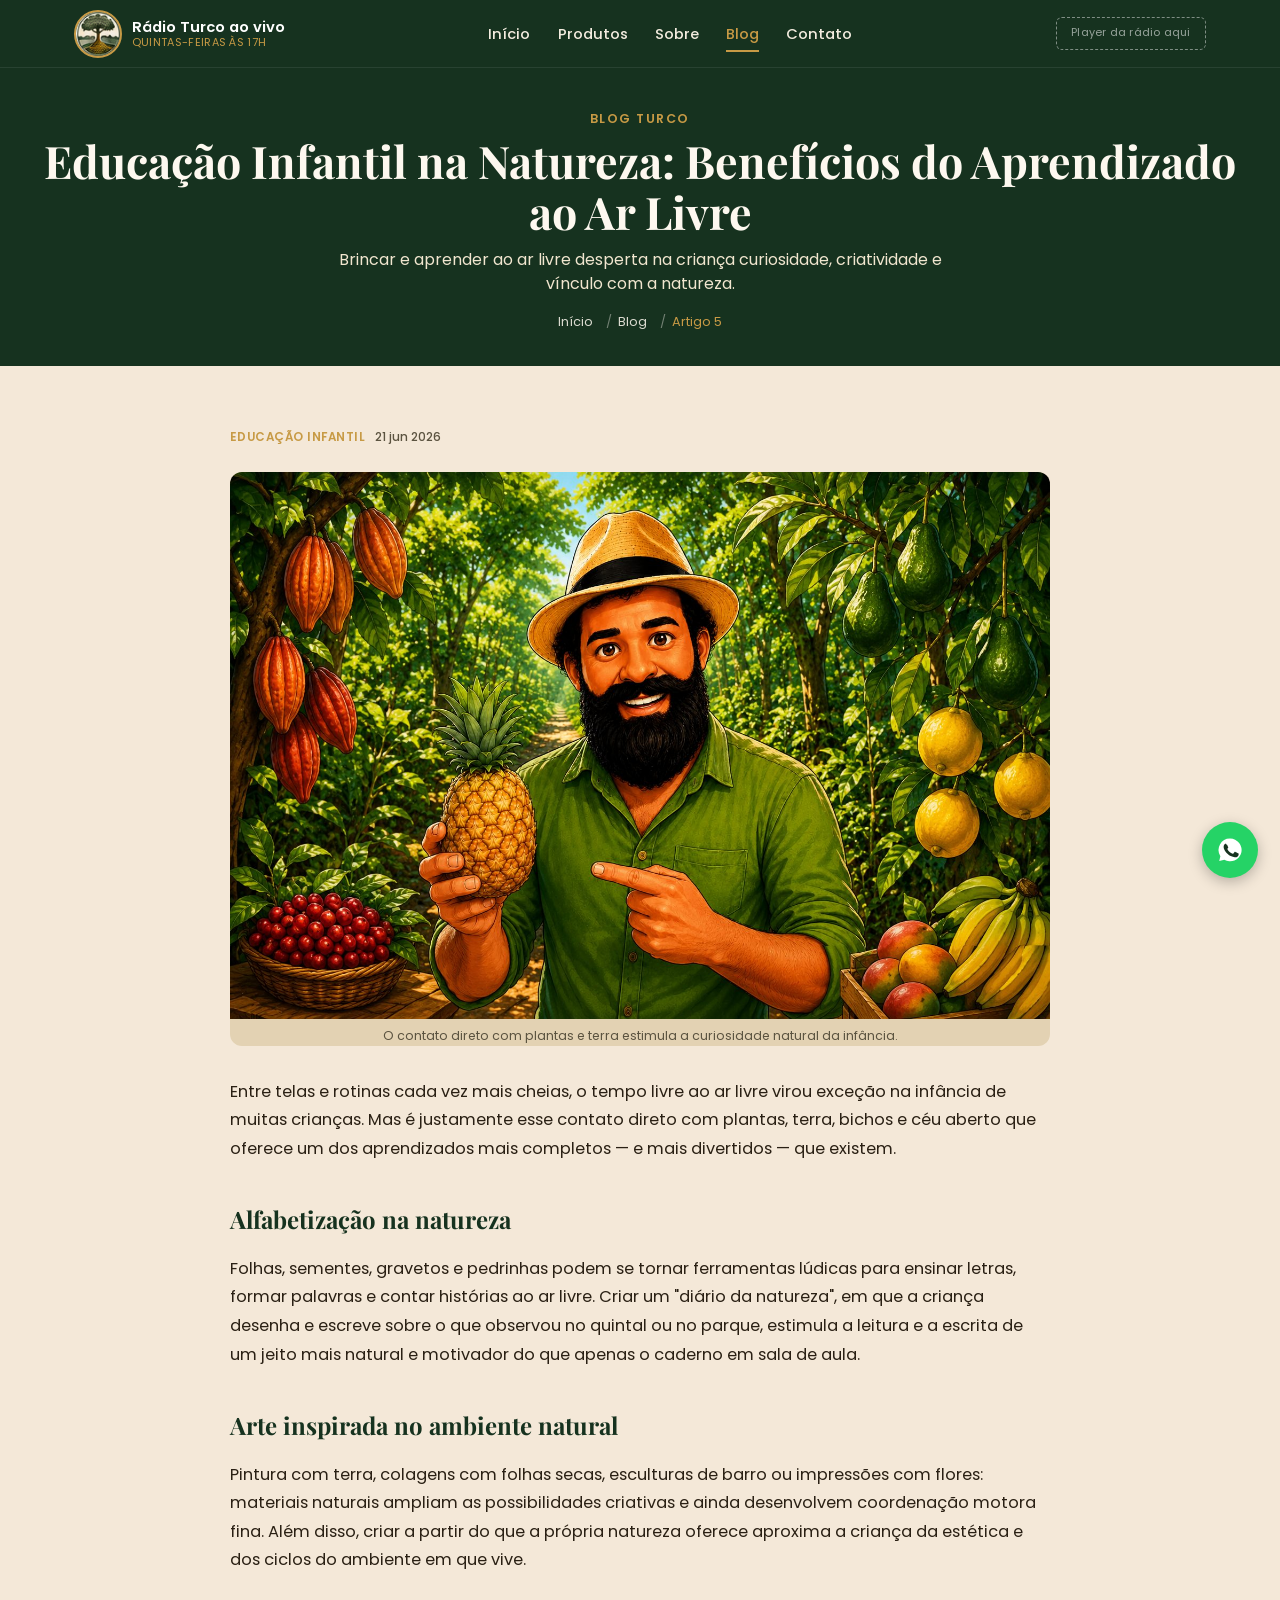
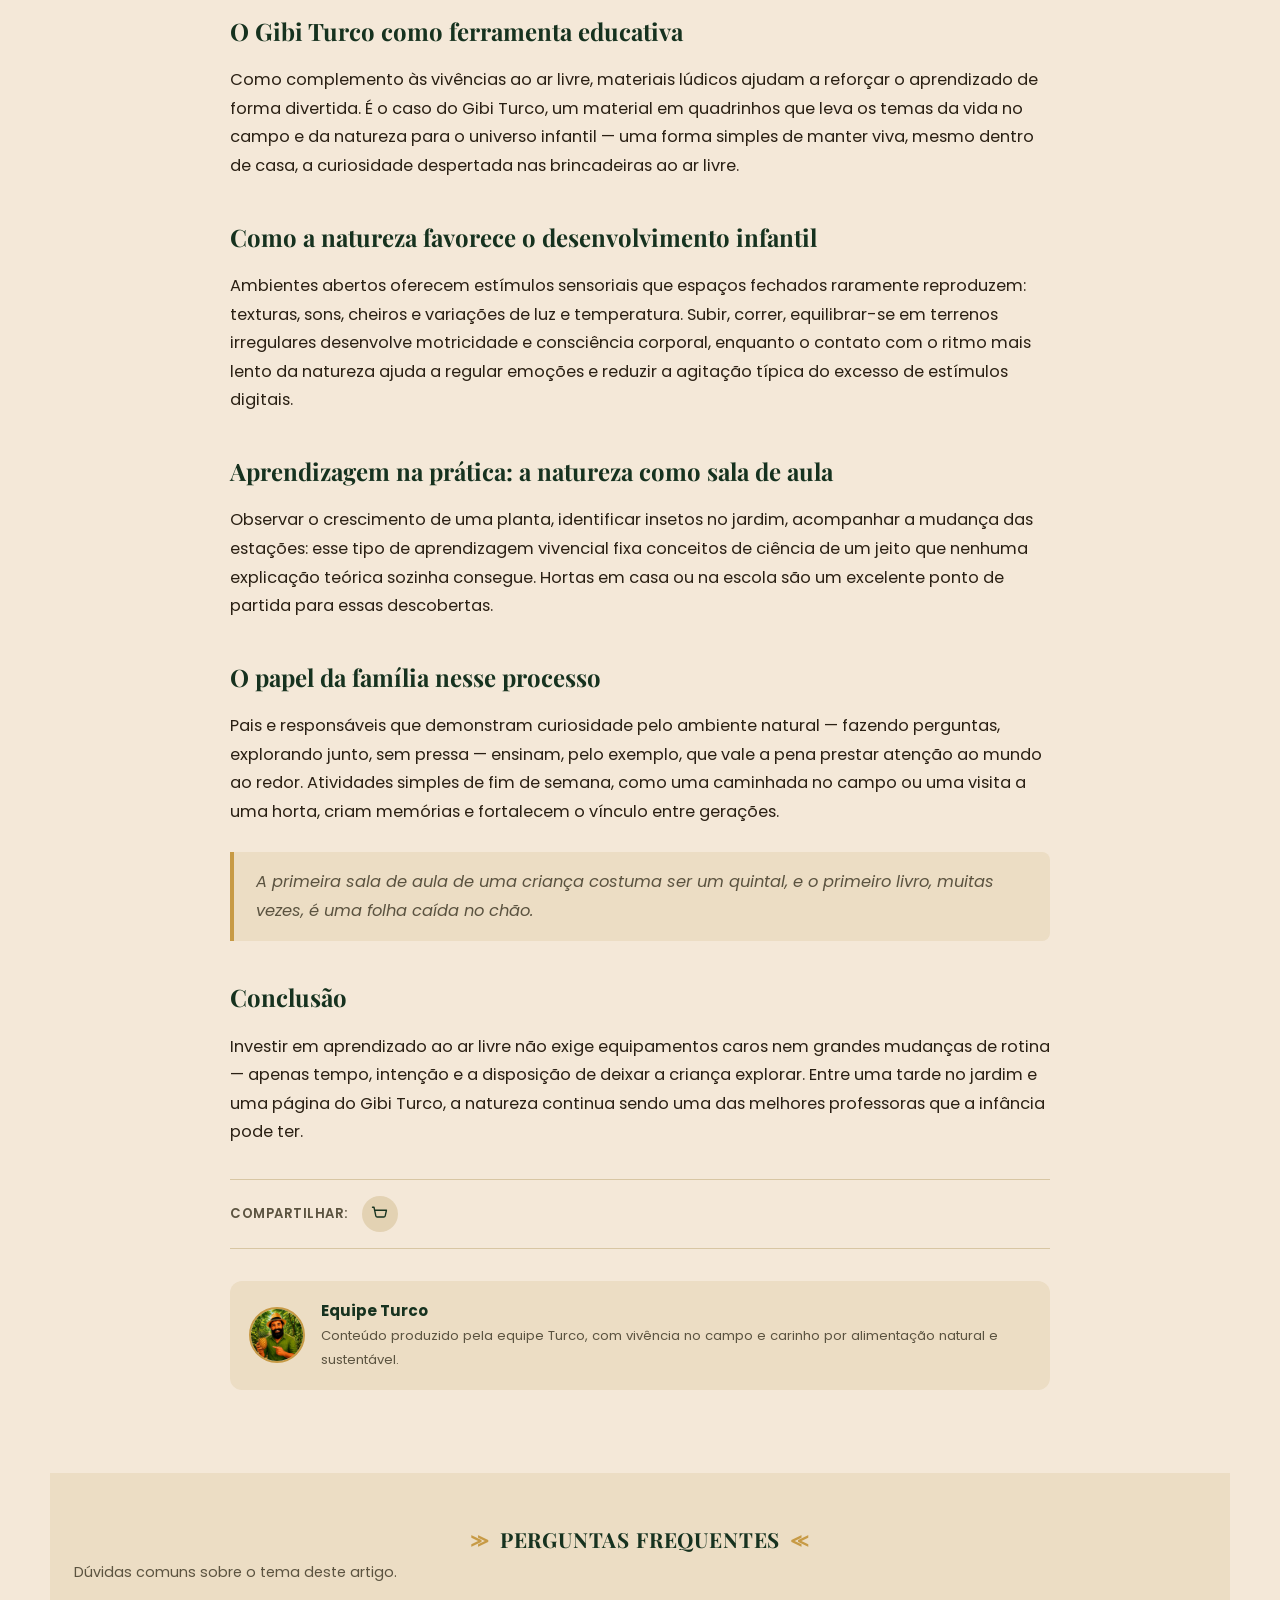
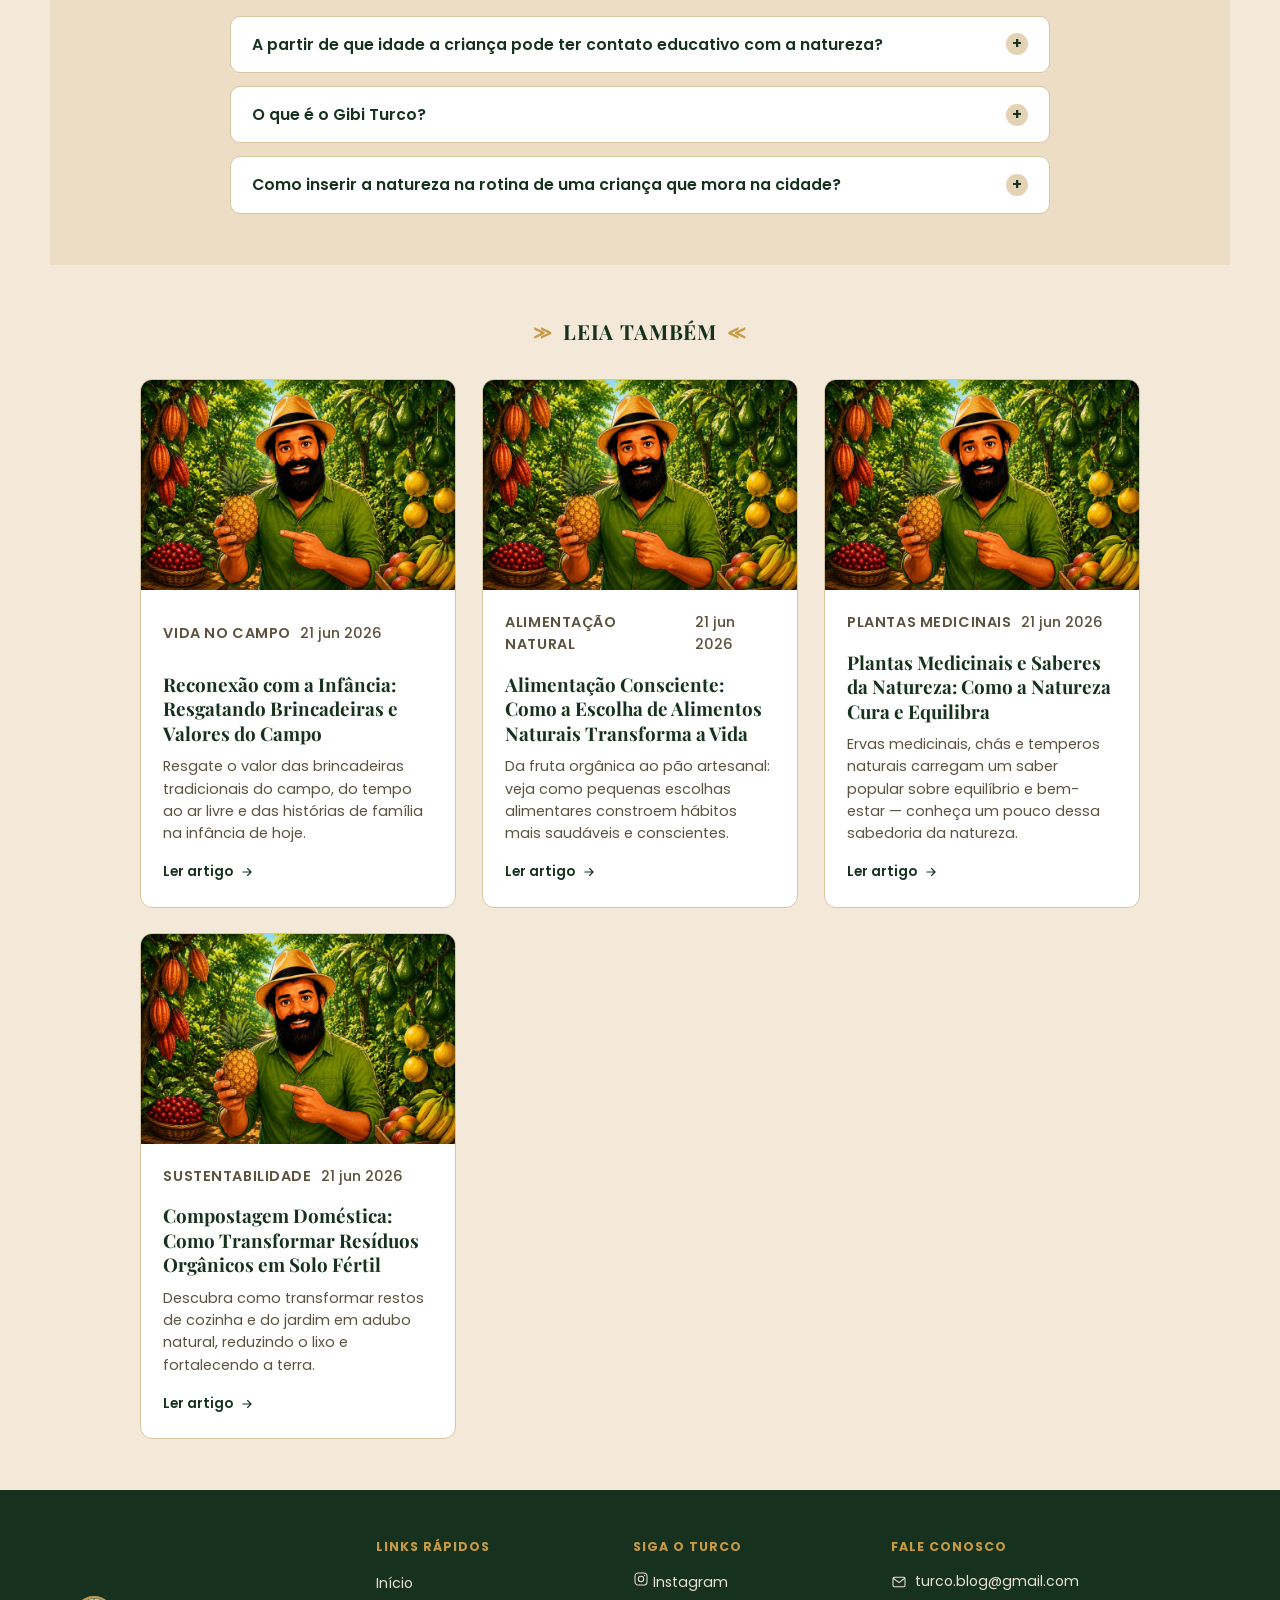
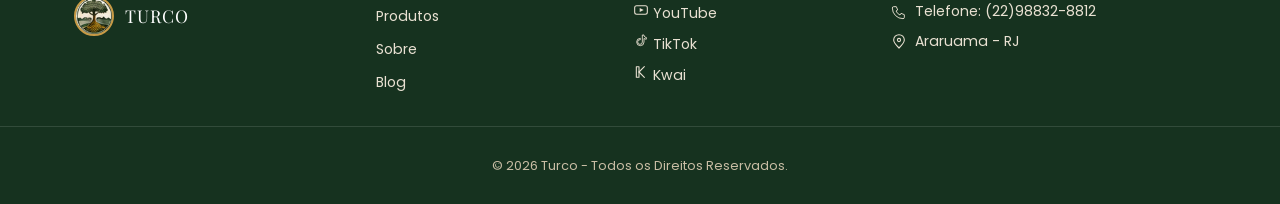
<file: artigo5.html>
<!DOCTYPE html>
<html lang="pt-BR">
<head>
<meta charset="UTF-8">
<meta name="viewport" content="width=device-width, initial-scale=1.0">

<!-- =================================================================
     TÍTULO E META DESCRIPTION
     Ajustar com o título/keyword definitivo do artigo 5 antes
     de publicar. O título do <title> e do <h1> podem ser diferentes
     (title mais curto/otimizado para SERP, h1 mais natural).
     ================================================================= -->
<title>Educação Infantil na Natureza: Benefícios do Aprendizado ao Ar Livre | Blog Turco</title>
<meta name="description" content="Veja como o contato com a natureza estimula alfabetização, criatividade e desenvolvimento infantil, com dicas e o Gibi Turco como apoio educativo.">
<link rel="canonical" href="https://www.turco.blog/artigo5.html">
<link rel="icon" type="image/png" href="images/favicon.png">

<!-- Open Graph -->
<meta property="og:type" content="article">
<meta property="og:title" content="Educação Infantil na Natureza: Benefícios do Aprendizado ao Ar Livre | Blog Turco">
<meta property="og:description" content="Veja como o contato com a natureza estimula alfabetização, criatividade e desenvolvimento infantil, com dicas e o Gibi Turco como apoio educativo.">
<meta property="og:url" content="https://www.turco.blog/artigo5.html">
<meta property="og:image" content="https://www.turco.blog/images/artigo-placeholder.jpg">
<meta property="og:locale" content="pt_BR">
<!-- Preencher quando definidos: -->
<!-- <meta property="article:published_time" content="2026-06-21T00:00:00-03:00"> -->
<!-- <meta property="article:author" content="Equipe Turco"> -->

<!-- Twitter Card -->
<meta name="twitter:card" content="summary_large_image">
<meta name="twitter:title" content="Educação Infantil na Natureza: Benefícios do Aprendizado ao Ar Livre | Blog Turco">
<meta name="twitter:description" content="Veja como o contato com a natureza estimula alfabetização, criatividade e desenvolvimento infantil, com dicas e o Gibi Turco como apoio educativo.">
<meta name="twitter:image" content="https://www.turco.blog/images/artigo-placeholder.jpg">

<link rel="preconnect" href="https://fonts.googleapis.com">
<link rel="preconnect" href="https://fonts.gstatic.com" crossorigin>
<link href="https://fonts.googleapis.com/css2?family=Playfair+Display:ital,wght@0,700;0,800;0,900;1,600;1,700&family=Poppins:wght@400;500;600;700&display=swap" rel="stylesheet">

<link rel="stylesheet" href="css/style.css">

<!-- ============================================================
     SCHEMA.ORG / DADOS ESTRUTURADOS (JSON-LD) — SEO FUTURO
     Mantido comentado. Ativar e preencher com os dados definitivos
     (autor, datas, imagem final em alta resolução, etc.) quando o
     conteúdo do artigo 5 estiver pronto para publicação.
=============================================================== -->

<!-- Breadcrumb desta página -->
<!--
<script type="application/ld+json">
{
  "@context": "https://schema.org",
  "@type": "BreadcrumbList",
  "itemListElement": [
    { "@type": "ListItem", "position": 1, "name": "Início", "item": "https://www.turco.blog/" },
    { "@type": "ListItem", "position": 2, "name": "Blog", "item": "https://www.turco.blog/blog.html" },
    { "@type": "ListItem", "position": 3, "name": "Educação Infantil na Natureza: Benefícios do Aprendizado ao Ar Livre", "item": "https://www.turco.blog/artigo5.html" }
  ]
}
</script>
-->

<!-- BlogPosting -->
<!--
<script type="application/ld+json">
{
  "@context": "https://schema.org",
  "@type": "BlogPosting",
  "headline": "Educação Infantil na Natureza: Benefícios do Aprendizado ao Ar Livre",
  "description": "Veja como o contato com a natureza estimula alfabetização, criatividade e desenvolvimento infantil, com dicas e o Gibi Turco como apoio educativo.",
  "image": "https://www.turco.blog/images/artigo-placeholder.jpg",
  "datePublished": "2026-06-21",
  "dateModified": "2026-06-21",
  "author": {
    "@type": "Person",
    "name": "Equipe Turco"
  },
  "publisher": {
    "@type": "Organization",
    "name": "Turco",
    "logo": {
      "@type": "ImageObject",
      "url": "https://www.turco.blog/images/logo-turco.png"
    }
  },
  "mainEntityOfPage": {
    "@type": "WebPage",
    "@id": "https://www.turco.blog/artigo5.html"
  }
}
</script>
-->

<!-- FAQPage — ativar quando as perguntas/respostas finais do FAQ
     abaixo estiverem definidas (precisam bater 100% com o texto
     visível na página) -->
<!--
<script type="application/ld+json">
{
  "@context": "https://schema.org",
  "@type": "FAQPage",
  "mainEntity": [
    {
      "@type": "Question",
      "name": "A partir de que idade a criança pode ter contato educativo com a natureza?",
      "acceptedAnswer": { "@type": "Answer", "text": "Desde muito pequena. Mesmo bebês e crianças na primeira infância já se beneficiam de explorações sensoriais simples, como tocar folhas, terra e água. A complexidade das atividades vai aumentando conforme a criança cresce." }
    },
    {
      "@type": "Question",
      "name": "O que é o Gibi Turco?",
      "acceptedAnswer": { "@type": "Answer", "text": "É um material em quadrinhos da Turco, pensado para levar de forma lúdica e ilustrada os temas da vida no campo, da natureza e da cultura rural para o universo infantil, complementando brincadeiras e vivências ao ar livre." }
    }
  ]
}
</script>
-->

</head>
<body>

<a class="skip-link" href="#conteudo-principal">Pular para o conteúdo</a>

<!-- ============================== HEADER ==============================
     Idêntico ao da index.html — manter sincronizado manualmente. -->
<header class="site-header">
  <div class="header-inner">

    <div class="brand-radio">
      <img class="logo" src="images/logo-turco.png" alt="Turco - logomarca com ilustração de árvore" width="56" height="56">
      <div class="radio-text">
        <strong>Rádio Turco ao vivo</strong>
        <span>Quintas-feiras às 17h</span>
      </div>
    </div>

    <nav class="main-nav" id="main-nav">
      <ul>
        <li><a href="index.html#inicio">Início</a></li>
        <li><a href="index.html#produtos">Produtos</a></li>
        <li><a href="index.html#sobre">Sobre</a></li>
        <li><a href="blog.html" class="active">Blog</a></li>
        <li><a href="index.html#contato">Contato</a></li>
      </ul>
    </nav>

    <!-- ESPAÇO RESERVADO PARA O PLUGIN/PLAYER DA RÁDIO -->
    <div class="radio-plugin-slot" id="radio-plugin-slot" aria-label="Player da Rádio Turco">
      <span>Player da rádio aqui</span>
    </div>

    <button class="nav-toggle" id="nav-toggle" aria-expanded="false" aria-controls="main-nav" aria-label="Abrir menu">
      <span></span><span></span><span></span>
    </button>

  </div>
</header>

<main id="conteudo-principal">

  <!-- ============================== HERO DA PÁGINA ============================== -->
  <section class="page-hero">
    <p class="eyebrow">Blog Turco</p>
    <h1>Educação Infantil na Natureza: Benefícios do Aprendizado ao Ar Livre</h1>
    <p class="page-hero-subtitle">Brincar e aprender ao ar livre desperta na criança curiosidade, criatividade e vínculo com a natureza.</p>

    <!-- Breadcrumb visível (bom para UX e reforça o BreadcrumbList do SEO) -->
    <ul class="breadcrumb">
      <li><a href="index.html">Início</a></li>
      <li><a href="blog.html">Blog</a></li>
      <li aria-current="page">Artigo 5</li>
    </ul>
  </section>

  <!-- ============================== CONTEÚDO DO ARTIGO ============================== -->
  <article class="section article-content-section">
    <div class="article-wrapper">

      <header class="article-header">
        <p class="article-card-meta">
          <span class="article-category">Educação Infantil</span>
          <span class="article-date">21 jun 2026</span>
        </p>
      </header>

      <!-- Imagem de destaque — mesma imagem temporária usada no card
           da listagem (images/artigo-placeholder.jpg). Trocar pela
           imagem definitiva aqui e em blog.html quando disponível. -->
      <figure class="article-featured-media">
        <img src="images/artigo-placeholder.jpg" alt="Crianças explorando jardim e observando plantas ao ar livre" loading="lazy" width="1200" height="800">
        <figcaption>O contato direto com plantas e terra estimula a curiosidade natural da infância.</figcaption>
      </figure>

      <!-- Corpo do texto — placeholder. Substituir todo o conteúdo
           abaixo pelo texto definitivo do artigo 5, mantendo a
           estrutura de h2/h3/p para preservar a hierarquia de SEO. -->
      <div class="article-body">
        <p>Entre telas e rotinas cada vez mais cheias, o tempo livre ao ar livre virou exceção na infância de muitas crianças. Mas é justamente esse contato direto com plantas, terra, bichos e céu aberto que oferece um dos aprendizados mais completos — e mais divertidos — que existem.</p>

        <h2>Alfabetização na natureza</h2>
        <p>Folhas, sementes, gravetos e pedrinhas podem se tornar ferramentas lúdicas para ensinar letras, formar palavras e contar histórias ao ar livre. Criar um "diário da natureza", em que a criança desenha e escreve sobre o que observou no quintal ou no parque, estimula a leitura e a escrita de um jeito mais natural e motivador do que apenas o caderno em sala de aula.</p>

        <h2>Arte inspirada no ambiente natural</h2>
        <p>Pintura com terra, colagens com folhas secas, esculturas de barro ou impressões com flores: materiais naturais ampliam as possibilidades criativas e ainda desenvolvem coordenação motora fina. Além disso, criar a partir do que a própria natureza oferece aproxima a criança da estética e dos ciclos do ambiente em que vive.</p>

        <h2>O Gibi Turco como ferramenta educativa</h2>
        <p>Como complemento às vivências ao ar livre, materiais lúdicos ajudam a reforçar o aprendizado de forma divertida. É o caso do Gibi Turco, um material em quadrinhos que leva os temas da vida no campo e da natureza para o universo infantil — uma forma simples de manter viva, mesmo dentro de casa, a curiosidade despertada nas brincadeiras ao ar livre.</p>

        <h2>Como a natureza favorece o desenvolvimento infantil</h2>
        <p>Ambientes abertos oferecem estímulos sensoriais que espaços fechados raramente reproduzem: texturas, sons, cheiros e variações de luz e temperatura. Subir, correr, equilibrar-se em terrenos irregulares desenvolve motricidade e consciência corporal, enquanto o contato com o ritmo mais lento da natureza ajuda a regular emoções e reduzir a agitação típica do excesso de estímulos digitais.</p>

        <h2>Aprendizagem na prática: a natureza como sala de aula</h2>
        <p>Observar o crescimento de uma planta, identificar insetos no jardim, acompanhar a mudança das estações: esse tipo de aprendizagem vivencial fixa conceitos de ciência de um jeito que nenhuma explicação teórica sozinha consegue. Hortas em casa ou na escola são um excelente ponto de partida para essas descobertas.</p>

        <h2>O papel da família nesse processo</h2>
        <p>Pais e responsáveis que demonstram curiosidade pelo ambiente natural — fazendo perguntas, explorando junto, sem pressa — ensinam, pelo exemplo, que vale a pena prestar atenção ao mundo ao redor. Atividades simples de fim de semana, como uma caminhada no campo ou uma visita a uma horta, criam memórias e fortalecem o vínculo entre gerações.</p>

        <blockquote>
          A primeira sala de aula de uma criança costuma ser um quintal, e o primeiro livro, muitas vezes, é uma folha caída no chão.
        </blockquote>

        <h2>Conclusão</h2>
        <p>Investir em aprendizado ao ar livre não exige equipamentos caros nem grandes mudanças de rotina — apenas tempo, intenção e a disposição de deixar a criança explorar. Entre uma tarde no jardim e uma página do Gibi Turco, a natureza continua sendo uma das melhores professoras que a infância pode ter.</p>
    
      </div>

      <!-- Compartilhamento social — placeholder simples, sem JS.
           Pode futuramente virar botões reais de share (Web Share API,
           links pré-formatados para WhatsApp/Facebook/X, etc). -->
      <div class="article-share">
        <span>Compartilhar:</span>
        <a class="icon-box" href="https://wa.me/?text=https://www.turco.blog/artigo5.html" target="_blank" rel="noopener" aria-label="Compartilhar no WhatsApp">
          <svg viewBox="0 0 24 24" width="18" height="18" aria-hidden="true"><path d="M2 3h2l2.4 11.4A2 2 0 0 0 8.35 16H17a2 2 0 0 0 1.95-1.55L20.6 7H6" fill="none" stroke="#16321f" stroke-width="1.8" stroke-linecap="round" stroke-linejoin="round"/></svg>
        </a>
      </div>

      <!-- Bloco de Autor — placeholder. Preencher com dados reais
           (foto, nome, mini-bio) quando definidos. -->
      <div class="article-author">
        <img src="images/artigo-placeholder.jpg" alt="Foto do autor" loading="lazy">
        <div>
          <strong>Equipe Turco</strong>
          <span>Conteúdo produzido pela equipe Turco, com vivência no campo e carinho por alimentação natural e sustentável.</span>
        </div>
      </div>

    </div>
  </article>

  <!-- ============================== FAQ DO ARTIGO ==============================
       FAQ específico do tema deste artigo. Usa <details>/<summary>
       nativo — funciona sem JavaScript. Duplicar o bloco .faq-item
       e trocar pergunta/resposta conforme necessário. Ao preencher
       o conteúdo definitivo, ativar também o JSON-LD "FAQPage"
       comentado no <head> com o mesmo texto. -->
  <section class="section faq-section" id="faq">
    <h2 class="section-title">
      <span class="arrow" aria-hidden="true">&#8811;</span> Perguntas Frequentes <span class="arrow" aria-hidden="true">&#8810;</span>
    </h2>
    <p class="section-subtitle">Dúvidas comuns sobre o tema deste artigo.</p>

    <ul class="faq-list">

      <li class="faq-item">
        <details>
          <summary>
            A partir de que idade a criança pode ter contato educativo com a natureza?
            <span class="faq-icon" aria-hidden="true">+</span>
          </summary>
          <p class="faq-answer">Desde muito pequena. Mesmo bebês e crianças na primeira infância já se beneficiam de explorações sensoriais simples, como tocar folhas, terra e água. A complexidade das atividades vai aumentando conforme a criança cresce.</p>
        </details>
      </li>

      <li class="faq-item">
        <details>
          <summary>
            O que é o Gibi Turco?
            <span class="faq-icon" aria-hidden="true">+</span>
          </summary>
          <p class="faq-answer">É um material em quadrinhos da Turco, pensado para levar de forma lúdica e ilustrada os temas da vida no campo, da natureza e da cultura rural para o universo infantil, complementando brincadeiras e vivências ao ar livre.</p>
        </details>
      </li>

      <li class="faq-item">
        <details>
          <summary>
            Como inserir a natureza na rotina de uma criança que mora na cidade?
            <span class="faq-icon" aria-hidden="true">+</span>
          </summary>
          <p class="faq-answer">Praças e parques, hortas escolares ou comunitárias, plantas em vasos na varanda, passeios de fim de semana a áreas rurais e materiais lúdicos com temática natural — como gibis e livros infantis — já fazem muita diferença.</p>
        </details>
      </li>

    </ul>
  </section>

  <!-- ============================== LEIA TAMBÉM ==============================
       Sugestão de outros artigos. Por padrão aponta para os outros 4
       artigos — ajustar manualmente para uma curadoria mais relevante
       quando houver mais conteúdo publicado. -->
  <section class="section related-articles">
    <h2 class="section-title">
      <span class="arrow" aria-hidden="true">&#8811;</span> Leia Também <span class="arrow" aria-hidden="true">&#8810;</span>
    </h2>

    <ul class="related-grid">
      <li class="article-card">
        <a class="article-card-media" href="artigo8.html">
          <img src="images/artigo-placeholder.jpg" alt="Crianças brincando ao ar livre em ambiente rural, entre árvores e terra" loading="lazy" width="1200" height="800">
        </a>
        <div class="article-card-body">
          <p class="article-card-meta">
            <span class="article-category">Vida no Campo</span>
            <span class="article-date">21 jun 2026</span>
          </p>
          <h3><a href="artigo8.html">Reconexão com a Infância: Resgatando Brincadeiras e Valores do Campo</a></h3>
          <p>Resgate o valor das brincadeiras tradicionais do campo, do tempo ao ar livre e das histórias de família na infância de hoje.</p>
          <a class="article-card-link" href="artigo8.html">
            Ler artigo
            <svg class="icon" viewBox="0 0 24 24" width="14" height="14" aria-hidden="true"><path d="M5 12h14M13 6l6 6-6 6" fill="none" stroke="currentColor" stroke-width="2" stroke-linecap="round" stroke-linejoin="round"/></svg>
          </a>
        </div>
      </li>

      <li class="article-card">
        <a class="article-card-media" href="artigo4.html">
          <img src="images/artigo-placeholder.jpg" alt="Mesa com pão artesanal, mel, ovos caipiras e frutas orgânicas frescas" loading="lazy" width="1200" height="800">
        </a>
        <div class="article-card-body">
          <p class="article-card-meta">
            <span class="article-category">Alimentação Natural</span>
            <span class="article-date">21 jun 2026</span>
          </p>
          <h3><a href="artigo4.html">Alimentação Consciente: Como a Escolha de Alimentos Naturais Transforma a Vida</a></h3>
          <p>Da fruta orgânica ao pão artesanal: veja como pequenas escolhas alimentares constroem hábitos mais saudáveis e conscientes.</p>
          <a class="article-card-link" href="artigo4.html">
            Ler artigo
            <svg class="icon" viewBox="0 0 24 24" width="14" height="14" aria-hidden="true"><path d="M5 12h14M13 6l6 6-6 6" fill="none" stroke="currentColor" stroke-width="2" stroke-linecap="round" stroke-linejoin="round"/></svg>
          </a>
        </div>
      </li>

      <li class="article-card">
        <a class="article-card-media" href="artigo7.html">
          <img src="images/artigo-placeholder.jpg" alt="Ervas medicinais frescas e secas dispostas para preparo de chá" loading="lazy" width="1200" height="800">
        </a>
        <div class="article-card-body">
          <p class="article-card-meta">
            <span class="article-category">Plantas Medicinais</span>
            <span class="article-date">21 jun 2026</span>
          </p>
          <h3><a href="artigo7.html">Plantas Medicinais e Saberes da Natureza: Como a Natureza Cura e Equilibra</a></h3>
          <p>Ervas medicinais, chás e temperos naturais carregam um saber popular sobre equilíbrio e bem-estar — conheça um pouco dessa sabedoria da natureza.</p>
          <a class="article-card-link" href="artigo7.html">
            Ler artigo
            <svg class="icon" viewBox="0 0 24 24" width="14" height="14" aria-hidden="true"><path d="M5 12h14M13 6l6 6-6 6" fill="none" stroke="currentColor" stroke-width="2" stroke-linecap="round" stroke-linejoin="round"/></svg>
          </a>
        </div>
      </li>

      <li class="article-card">
        <a class="article-card-media" href="artigo1.html">
          <img src="images/artigo-placeholder.jpg" alt="Composteira doméstica com restos de vegetais e folhas secas em decomposição" loading="lazy" width="1200" height="800">
        </a>
        <div class="article-card-body">
          <p class="article-card-meta">
            <span class="article-category">Sustentabilidade</span>
            <span class="article-date">21 jun 2026</span>
          </p>
          <h3><a href="artigo1.html">Compostagem Doméstica: Como Transformar Resíduos Orgânicos em Solo Fértil</a></h3>
          <p>Descubra como transformar restos de cozinha e do jardim em adubo natural, reduzindo o lixo e fortalecendo a terra.</p>
          <a class="article-card-link" href="artigo1.html">
            Ler artigo
            <svg class="icon" viewBox="0 0 24 24" width="14" height="14" aria-hidden="true"><path d="M5 12h14M13 6l6 6-6 6" fill="none" stroke="currentColor" stroke-width="2" stroke-linecap="round" stroke-linejoin="round"/></svg>
          </a>
        </div>
      </li>
    </ul>
  </section>

</main>

<!-- ============================== FOOTER ==============================
     Idêntico ao da index.html — manter sincronizado manualmente. -->
<footer class="site-footer" id="contato">
  <div class="footer-inner">

    <div class="footer-brand">
      <img class="logo" src="images/logo-turco.png" alt="Turco" width="48" height="48">
      <span>TURCO</span>
    </div>

    <div class="footer-col">
      <h3>Links rápidos</h3>
      <ul>
        <li><a href="index.html#inicio">Início</a></li>
        <li><a href="index.html#produtos">Produtos</a></li>
        <li><a href="index.html#sobre">Sobre</a></li>
        <li><a href="blog.html">Blog</a></li>
      </ul>
    </div>

    <div class="footer-col">
      <h3>Siga o Turco</h3>
      <ul class="social-list">
        <li>
          <a href="https://www.instagram.com/turco.blog" target="_blank" rel="noopener">
            <svg class="icon" viewBox="0 0 24 24" width="16" height="16" aria-hidden="true"><rect x="3" y="3" width="18" height="18" rx="5" fill="none" stroke="currentColor" stroke-width="1.6"/><circle cx="12" cy="12" r="4" fill="none" stroke="currentColor" stroke-width="1.6"/><circle cx="17.3" cy="6.7" r="1" fill="currentColor"/></svg>
            Instagram
          </a>
        </li>
        <li>
          <a href="https://www.youtube.com/@turco.blog" target="_blank" rel="noopener">
            <svg class="icon" viewBox="0 0 24 24" width="16" height="16" aria-hidden="true"><rect x="2.5" y="5.5" width="19" height="13" rx="3" fill="none" stroke="currentColor" stroke-width="1.6"/><polygon points="10,9 16,12 10,15" fill="currentColor"/></svg>
            YouTube
          </a>
        </li>
        <li>
          <a href="https://www.tiktok.com/@turco.blog" target="_blank" rel="noopener">
            <svg class="icon" viewBox="0 0 24 24" width="16" height="16" aria-hidden="true"><path d="M14 3 v10.5 a3.5 3.5 0 1 1 -3 -3.46 V8 a5.5 5.5 0 1 0 5.5 5.5 V8.2 a6 6 0 0 0 3.5 1.1 V6.7 a4 4 0 0 1 -3.5 -2.2 V3 Z" fill="none" stroke="currentColor" stroke-width="1.3" stroke-linejoin="round"/></svg>
            TikTok
          </a>
        </li>
        <li>
          <a href="https://www.kwai.com/turco.blog" target="_blank" rel="noopener">
            <svg class="icon" viewBox="0 0 24 24" width="16" height="16" aria-hidden="true"><path d="M5 4 h4 v16 H5 Z" fill="none" stroke="currentColor" stroke-width="1.6" stroke-linejoin="round"/><path d="M9 12 l8 -8" fill="none" stroke="currentColor" stroke-width="1.6" stroke-linecap="round"/><path d="M9 12 l8 8" fill="none" stroke="currentColor" stroke-width="1.6" stroke-linecap="round"/></svg>
            Kwai
          </a>
        </li>
      </ul>
    </div>

    <div class="footer-col">
      <h3>Fale conosco</h3>
      <ul class="contact-list">
        <li>
          <svg class="icon" viewBox="0 0 24 24" width="16" height="16" aria-hidden="true"><rect x="3" y="5" width="18" height="14" rx="2" fill="none" stroke="currentColor" stroke-width="1.6"/><path d="M3 6 l9 7 9 -7" fill="none" stroke="currentColor" stroke-width="1.6"/></svg>
          <a href="mailto:turco.blog@gmail.com">turco.blog@gmail.com</a>
        </li>
        <li>
          <svg class="icon" viewBox="0 0 24 24" width="16" height="16" aria-hidden="true"><path d="M4 4 h4 l2 5 -2.5 1.5 a12 12 0 0 0 6 6 L15 14 l5 2 v4 a2 2 0 0 1 -2 2 A16 16 0 0 1 2 6 a2 2 0 0 1 2 -2 Z" fill="none" stroke="currentColor" stroke-width="1.4" stroke-linejoin="round"/></svg>
          <a href="tel:+5522988328812">Telefone: (22)98832-8812</a>
        </li>
        <li>
          <svg class="icon" viewBox="0 0 24 24" width="16" height="16" aria-hidden="true"><path d="M12 21 C 7 16, 4 12.4, 4 9 a8 8 0 1 1 16 0 c 0 3.4 -3 7 -8 12 Z" fill="none" stroke="currentColor" stroke-width="1.6"/><circle cx="12" cy="9" r="2.4" fill="none" stroke="currentColor" stroke-width="1.6"/></svg>
          Araruama - RJ
        </li>
      </ul>
    </div>

  </div>

  <div class="footer-bottom">
    <p>&copy; 2026 Turco - Todos os Direitos Reservados.</p>
  </div>
</footer>

<!-- Botão flutuante de WhatsApp -->
<a class="whatsapp-float" href="https://wa.me/5522988328812?text=Ol%C3%A1!%20Gostaria%20de%20saber%20mais%20sobre%20os%20produtos%20Turco." target="_blank" rel="noopener" aria-label="Fale com o Turco no WhatsApp">
  <svg viewBox="0 0 32 32" width="28" height="28" aria-hidden="true"><path d="M16 3 a13 13 0 0 0 -11 20 l-1.3 5.6 5.8 -1.5 A13 13 0 1 0 16 3 Z" fill="#ffffff"/><path d="M11.5 9.8 c.4 -.1 1 -.1 1.3 .5 c.3 .6 1 2.1 1.1 2.3 c.1 .3 .1 .5 0 .8 c-.2 .3 -.3 .5 -.6 .8 c-.3 .3 -.5 .5 -.2 1 c.3 .6 1.2 1.9 2.5 3 c1.7 1.4 2.9 1.8 3.4 2 c.4 .1 .6 .1 .9 -.2 c.3 -.4 1 -1.2 1.3 -1.6 c.3 -.4 .6 -.3 1 -.2 c.4 .2 2.5 1.2 2.9 1.4 c.4 .2 .7 .3 .8 .5 c.1 .2 .1 1.1 -.3 2.1 c-.4 1 -2.1 2 -2.9 2.1 c-.7 .1 -1.6 .2 -5.1 -1.1 c-4.3 -1.7 -7 -5.9 -7.2 -6.2 c-.2 -.3 -1.7 -2.3 -1.7 -4.4 c0 -2.1 1.1 -3.1 1.5 -3.5 c.4 -.4 .9 -.5 1.3 -.6 Z" fill="#16321f"/></svg>
</a>

<script src="js/script.js"></script>
</body>
</html>
</file>
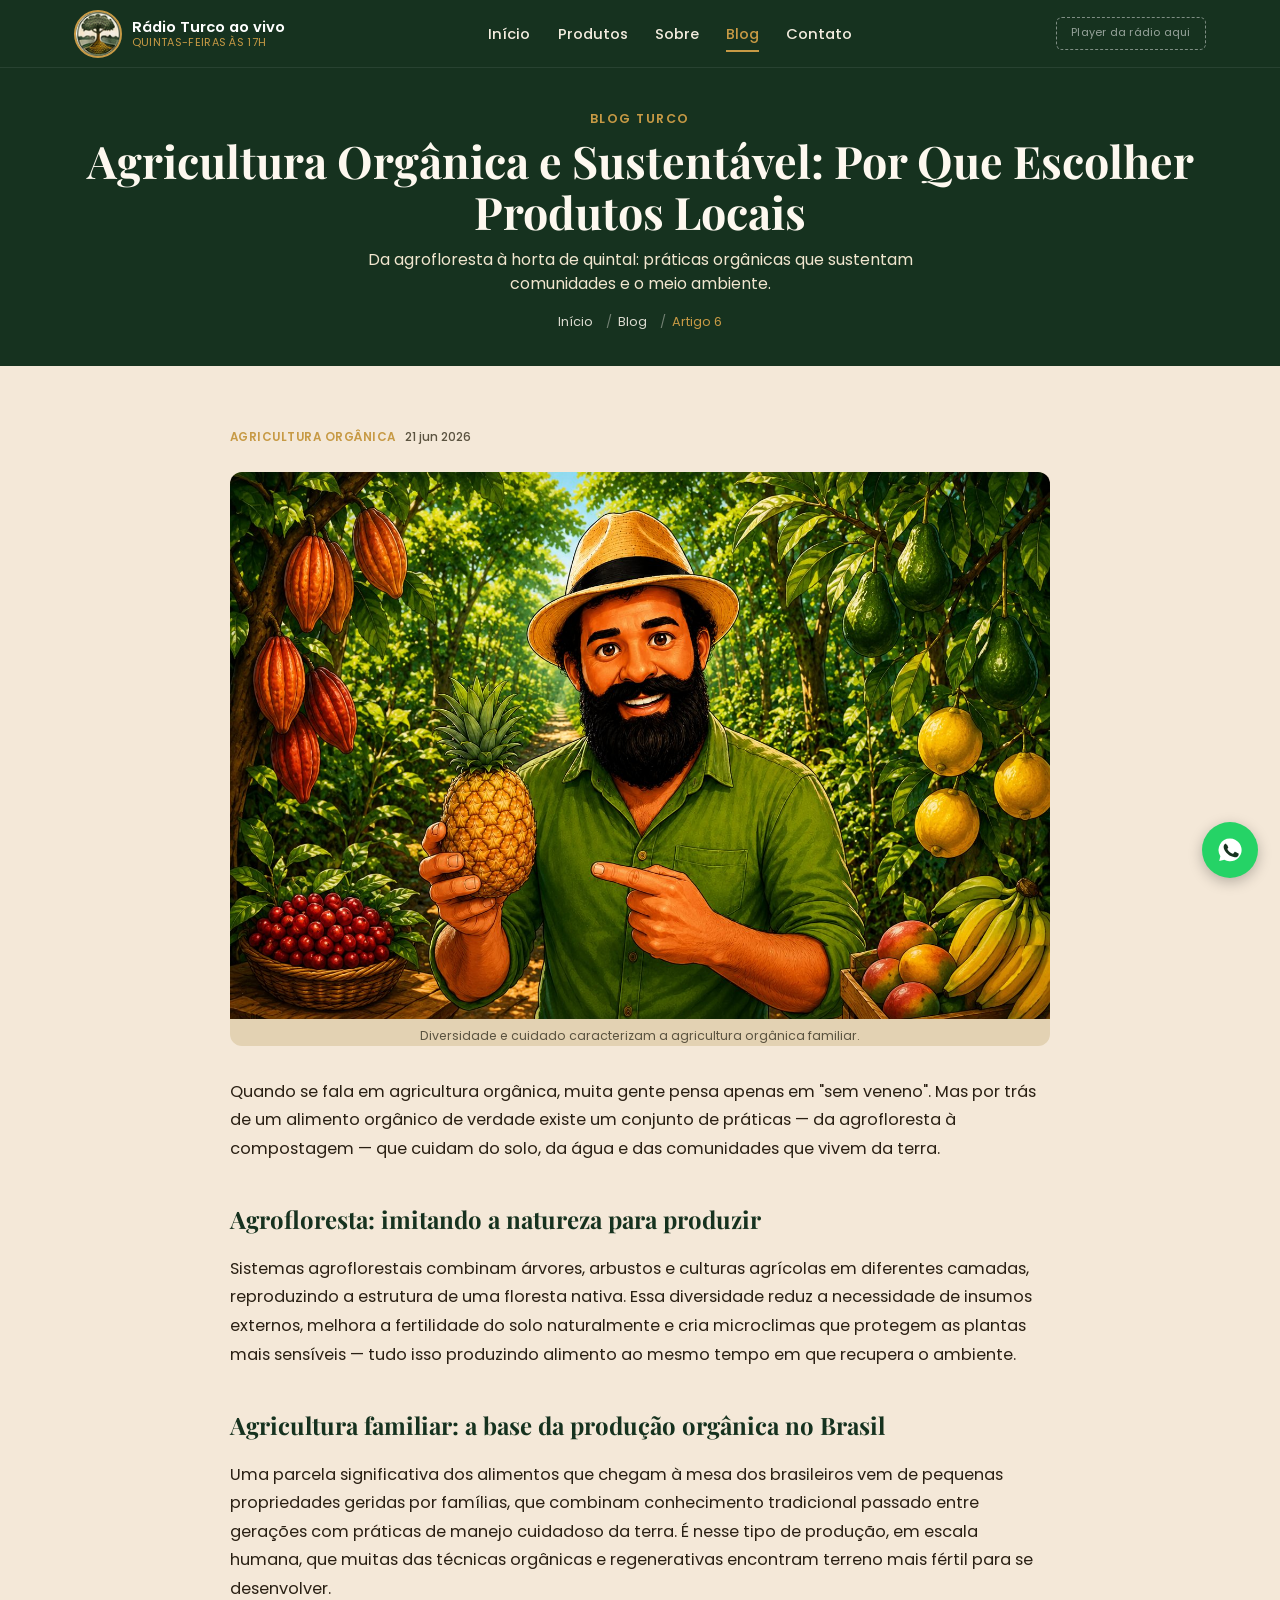
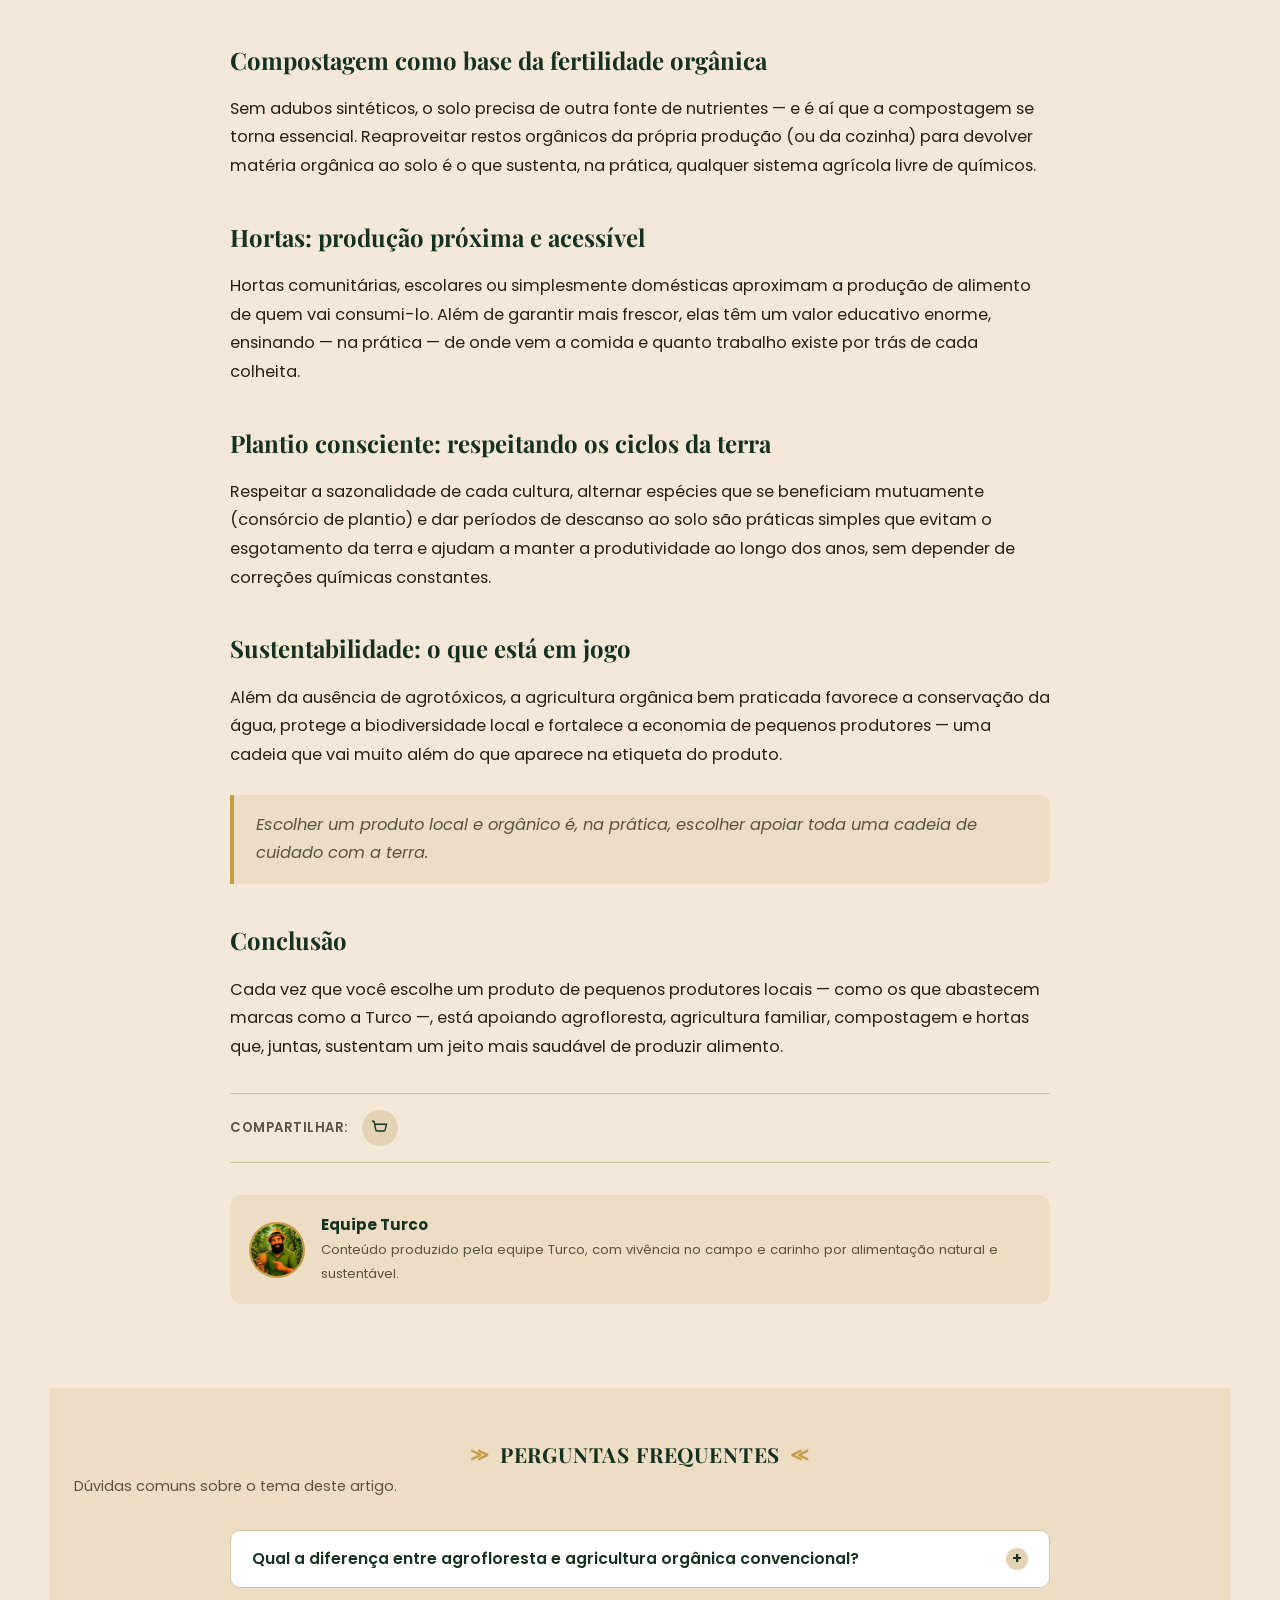
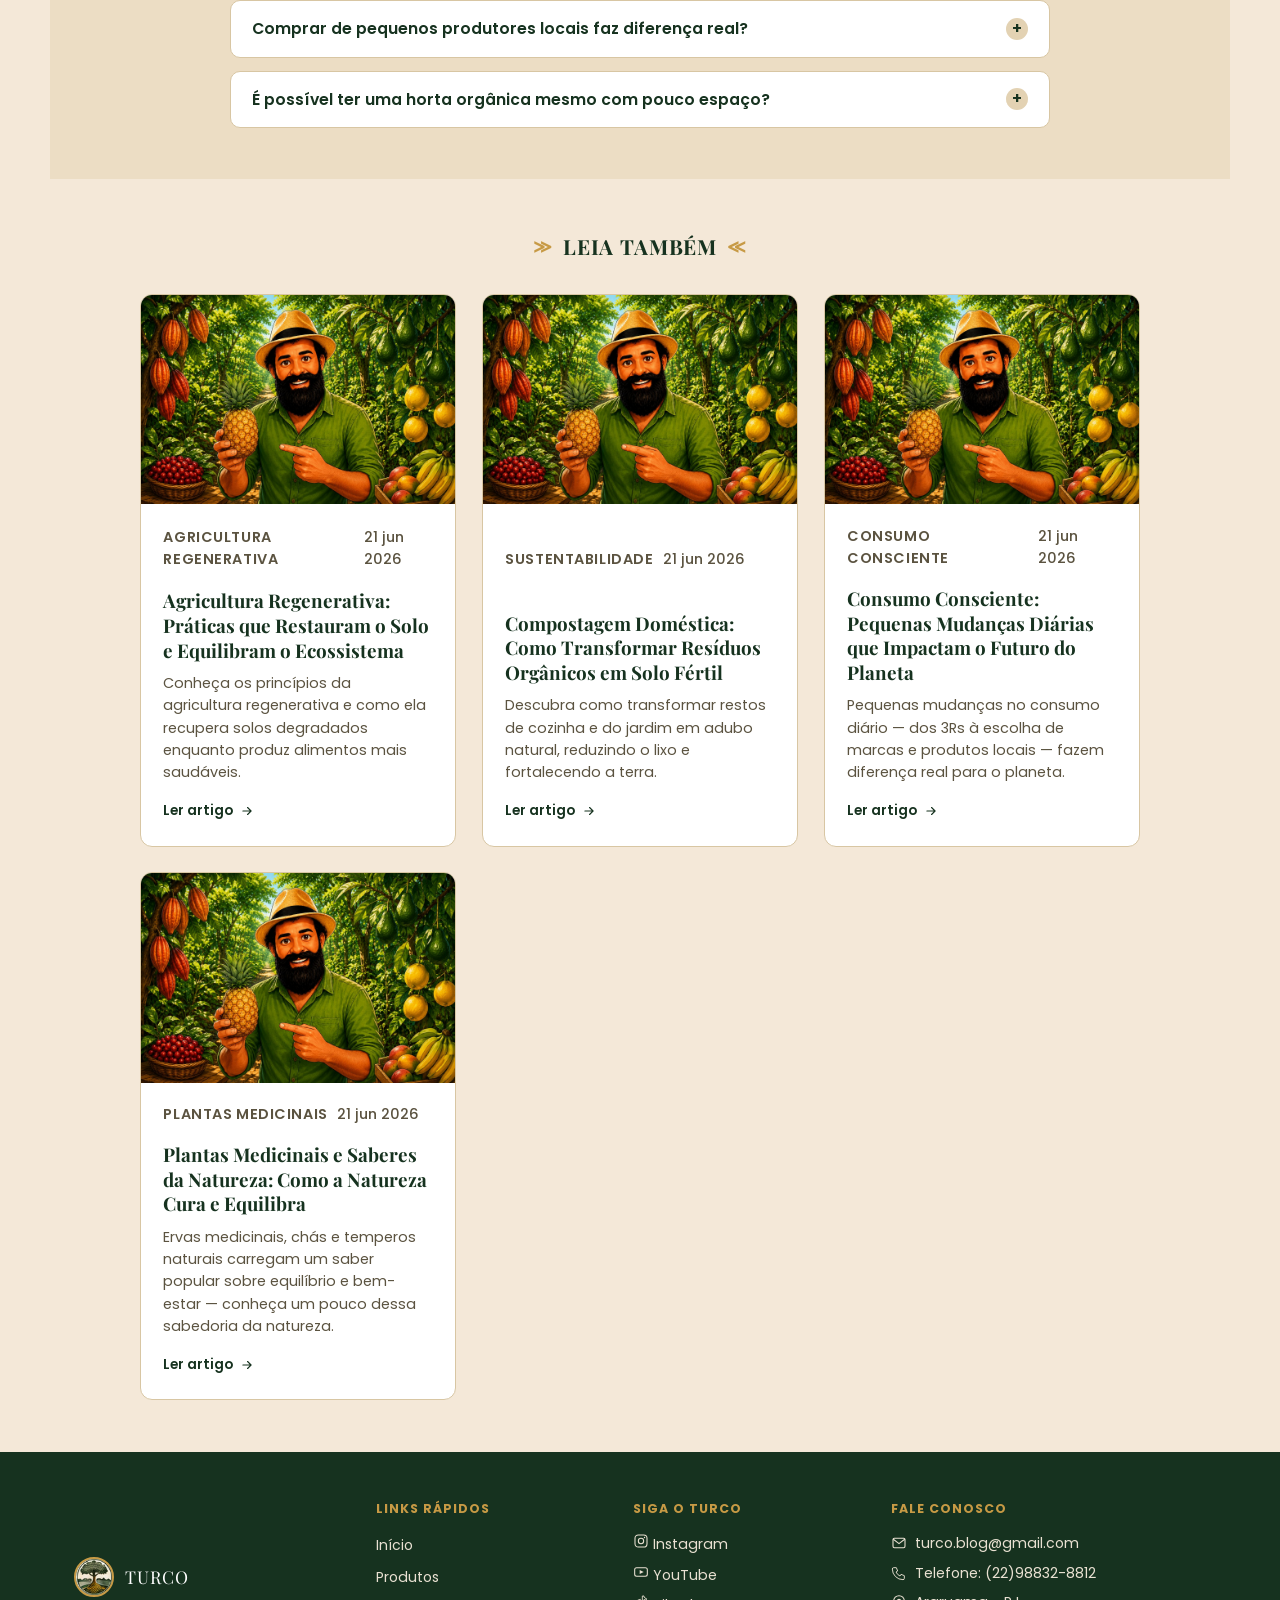
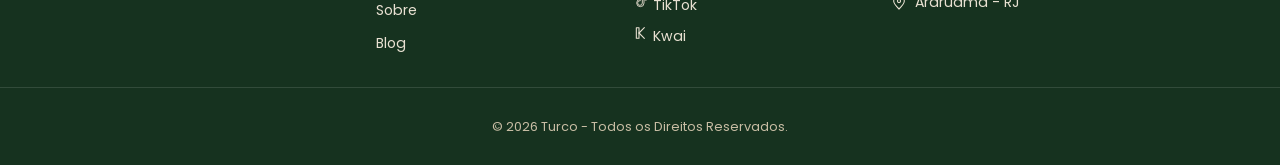
<file: artigo6.html>
<!DOCTYPE html>
<html lang="pt-BR">
<head>
<meta charset="UTF-8">
<meta name="viewport" content="width=device-width, initial-scale=1.0">

<!-- =================================================================
     TÍTULO E META DESCRIPTION
     Ajustar com o título/keyword definitivo do artigo 6 antes
     de publicar. O título do <title> e do <h1> podem ser diferentes
     (title mais curto/otimizado para SERP, h1 mais natural).
     ================================================================= -->
<title>Agricultura Orgânica e Sustentável: Por Que Escolher Produtos Locais | Blog Turco</title>
<meta name="description" content="Entenda como agrofloresta, agricultura familiar, compostagem e hortas sustentam a agricultura orgânica e por que vale escolher produtos locais.">
<link rel="canonical" href="https://www.turco.blog/artigo6.html">
<link rel="icon" type="image/png" href="images/favicon.png">

<!-- Open Graph -->
<meta property="og:type" content="article">
<meta property="og:title" content="Agricultura Orgânica e Sustentável: Por Que Escolher Produtos Locais | Blog Turco">
<meta property="og:description" content="Entenda como agrofloresta, agricultura familiar, compostagem e hortas sustentam a agricultura orgânica e por que vale escolher produtos locais.">
<meta property="og:url" content="https://www.turco.blog/artigo6.html">
<meta property="og:image" content="https://www.turco.blog/images/artigo-placeholder.jpg">
<meta property="og:locale" content="pt_BR">
<!-- Preencher quando definidos: -->
<!-- <meta property="article:published_time" content="2026-06-21T00:00:00-03:00"> -->
<!-- <meta property="article:author" content="Equipe Turco"> -->

<!-- Twitter Card -->
<meta name="twitter:card" content="summary_large_image">
<meta name="twitter:title" content="Agricultura Orgânica e Sustentável: Por Que Escolher Produtos Locais | Blog Turco">
<meta name="twitter:description" content="Entenda como agrofloresta, agricultura familiar, compostagem e hortas sustentam a agricultura orgânica e por que vale escolher produtos locais.">
<meta name="twitter:image" content="https://www.turco.blog/images/artigo-placeholder.jpg">

<link rel="preconnect" href="https://fonts.googleapis.com">
<link rel="preconnect" href="https://fonts.gstatic.com" crossorigin>
<link href="https://fonts.googleapis.com/css2?family=Playfair+Display:ital,wght@0,700;0,800;0,900;1,600;1,700&family=Poppins:wght@400;500;600;700&display=swap" rel="stylesheet">

<link rel="stylesheet" href="css/style.css">

<!-- ============================================================
     SCHEMA.ORG / DADOS ESTRUTURADOS (JSON-LD) — SEO FUTURO
     Mantido comentado. Ativar e preencher com os dados definitivos
     (autor, datas, imagem final em alta resolução, etc.) quando o
     conteúdo do artigo 6 estiver pronto para publicação.
=============================================================== -->

<!-- Breadcrumb desta página -->
<!--
<script type="application/ld+json">
{
  "@context": "https://schema.org",
  "@type": "BreadcrumbList",
  "itemListElement": [
    { "@type": "ListItem", "position": 1, "name": "Início", "item": "https://www.turco.blog/" },
    { "@type": "ListItem", "position": 2, "name": "Blog", "item": "https://www.turco.blog/blog.html" },
    { "@type": "ListItem", "position": 3, "name": "Agricultura Orgânica e Sustentável: Por Que Escolher Produtos Locais", "item": "https://www.turco.blog/artigo6.html" }
  ]
}
</script>
-->

<!-- BlogPosting -->
<!--
<script type="application/ld+json">
{
  "@context": "https://schema.org",
  "@type": "BlogPosting",
  "headline": "Agricultura Orgânica e Sustentável: Por Que Escolher Produtos Locais",
  "description": "Entenda como agrofloresta, agricultura familiar, compostagem e hortas sustentam a agricultura orgânica e por que vale escolher produtos locais.",
  "image": "https://www.turco.blog/images/artigo-placeholder.jpg",
  "datePublished": "2026-06-21",
  "dateModified": "2026-06-21",
  "author": {
    "@type": "Person",
    "name": "Equipe Turco"
  },
  "publisher": {
    "@type": "Organization",
    "name": "Turco",
    "logo": {
      "@type": "ImageObject",
      "url": "https://www.turco.blog/images/logo-turco.png"
    }
  },
  "mainEntityOfPage": {
    "@type": "WebPage",
    "@id": "https://www.turco.blog/artigo6.html"
  }
}
</script>
-->

<!-- FAQPage — ativar quando as perguntas/respostas finais do FAQ
     abaixo estiverem definidas (precisam bater 100% com o texto
     visível na página) -->
<!--
<script type="application/ld+json">
{
  "@context": "https://schema.org",
  "@type": "FAQPage",
  "mainEntity": [
    {
      "@type": "Question",
      "name": "Qual a diferença entre agrofloresta e agricultura orgânica convencional?",
      "acceptedAnswer": { "@type": "Answer", "text": "Agricultura orgânica, de forma geral, significa cultivo sem insumos sintéticos. A agrofloresta é um sistema orgânico específico, que imita a estrutura de uma floresta, combinando árvores, arbustos e culturas em várias camadas — geralmente mais biodiverso do que uma monocultura orgânica comum." }
    },
    {
      "@type": "Question",
      "name": "Comprar de pequenos produtores locais faz diferença real?",
      "acceptedAnswer": { "@type": "Answer", "text": "Sim. Apoia a economia da agricultura familiar, reduz a pegada de carbono do transporte e costuma garantir produtos mais frescos e sazonais, além de fortalecer a segurança alimentar da região." }
    }
  ]
}
</script>
-->

</head>
<body>

<a class="skip-link" href="#conteudo-principal">Pular para o conteúdo</a>

<!-- ============================== HEADER ==============================
     Idêntico ao da index.html — manter sincronizado manualmente. -->
<header class="site-header">
  <div class="header-inner">

    <div class="brand-radio">
      <img class="logo" src="images/logo-turco.png" alt="Turco - logomarca com ilustração de árvore" width="56" height="56">
      <div class="radio-text">
        <strong>Rádio Turco ao vivo</strong>
        <span>Quintas-feiras às 17h</span>
      </div>
    </div>

    <nav class="main-nav" id="main-nav">
      <ul>
        <li><a href="index.html#inicio">Início</a></li>
        <li><a href="index.html#produtos">Produtos</a></li>
        <li><a href="index.html#sobre">Sobre</a></li>
        <li><a href="blog.html" class="active">Blog</a></li>
        <li><a href="index.html#contato">Contato</a></li>
      </ul>
    </nav>

    <!-- ESPAÇO RESERVADO PARA O PLUGIN/PLAYER DA RÁDIO -->
    <div class="radio-plugin-slot" id="radio-plugin-slot" aria-label="Player da Rádio Turco">
      <span>Player da rádio aqui</span>
    </div>

    <button class="nav-toggle" id="nav-toggle" aria-expanded="false" aria-controls="main-nav" aria-label="Abrir menu">
      <span></span><span></span><span></span>
    </button>

  </div>
</header>

<main id="conteudo-principal">

  <!-- ============================== HERO DA PÁGINA ============================== -->
  <section class="page-hero">
    <p class="eyebrow">Blog Turco</p>
    <h1>Agricultura Orgânica e Sustentável: Por Que Escolher Produtos Locais</h1>
    <p class="page-hero-subtitle">Da agrofloresta à horta de quintal: práticas orgânicas que sustentam comunidades e o meio ambiente.</p>

    <!-- Breadcrumb visível (bom para UX e reforça o BreadcrumbList do SEO) -->
    <ul class="breadcrumb">
      <li><a href="index.html">Início</a></li>
      <li><a href="blog.html">Blog</a></li>
      <li aria-current="page">Artigo 6</li>
    </ul>
  </section>

  <!-- ============================== CONTEÚDO DO ARTIGO ============================== -->
  <article class="section article-content-section">
    <div class="article-wrapper">

      <header class="article-header">
        <p class="article-card-meta">
          <span class="article-category">Agricultura Orgânica</span>
          <span class="article-date">21 jun 2026</span>
        </p>
      </header>

      <!-- Imagem de destaque — mesma imagem temporária usada no card
           da listagem (images/artigo-placeholder.jpg). Trocar pela
           imagem definitiva aqui e em blog.html quando disponível. -->
      <figure class="article-featured-media">
        <img src="images/artigo-placeholder.jpg" alt="Horta orgânica diversificada cultivada por agricultura familiar" loading="lazy" width="1200" height="800">
        <figcaption>Diversidade e cuidado caracterizam a agricultura orgânica familiar.</figcaption>
      </figure>

      <!-- Corpo do texto — placeholder. Substituir todo o conteúdo
           abaixo pelo texto definitivo do artigo 6, mantendo a
           estrutura de h2/h3/p para preservar a hierarquia de SEO. -->
      <div class="article-body">
        <p>Quando se fala em agricultura orgânica, muita gente pensa apenas em "sem veneno". Mas por trás de um alimento orgânico de verdade existe um conjunto de práticas — da agrofloresta à compostagem — que cuidam do solo, da água e das comunidades que vivem da terra.</p>

        <h2>Agrofloresta: imitando a natureza para produzir</h2>
        <p>Sistemas agroflorestais combinam árvores, arbustos e culturas agrícolas em diferentes camadas, reproduzindo a estrutura de uma floresta nativa. Essa diversidade reduz a necessidade de insumos externos, melhora a fertilidade do solo naturalmente e cria microclimas que protegem as plantas mais sensíveis — tudo isso produzindo alimento ao mesmo tempo em que recupera o ambiente.</p>

        <h2>Agricultura familiar: a base da produção orgânica no Brasil</h2>
        <p>Uma parcela significativa dos alimentos que chegam à mesa dos brasileiros vem de pequenas propriedades geridas por famílias, que combinam conhecimento tradicional passado entre gerações com práticas de manejo cuidadoso da terra. É nesse tipo de produção, em escala humana, que muitas das técnicas orgânicas e regenerativas encontram terreno mais fértil para se desenvolver.</p>

        <h2>Compostagem como base da fertilidade orgânica</h2>
        <p>Sem adubos sintéticos, o solo precisa de outra fonte de nutrientes — e é aí que a compostagem se torna essencial. Reaproveitar restos orgânicos da própria produção (ou da cozinha) para devolver matéria orgânica ao solo é o que sustenta, na prática, qualquer sistema agrícola livre de químicos.</p>

        <h2>Hortas: produção próxima e acessível</h2>
        <p>Hortas comunitárias, escolares ou simplesmente domésticas aproximam a produção de alimento de quem vai consumi-lo. Além de garantir mais frescor, elas têm um valor educativo enorme, ensinando — na prática — de onde vem a comida e quanto trabalho existe por trás de cada colheita.</p>

        <h2>Plantio consciente: respeitando os ciclos da terra</h2>
        <p>Respeitar a sazonalidade de cada cultura, alternar espécies que se beneficiam mutuamente (consórcio de plantio) e dar períodos de descanso ao solo são práticas simples que evitam o esgotamento da terra e ajudam a manter a produtividade ao longo dos anos, sem depender de correções químicas constantes.</p>

        <h2>Sustentabilidade: o que está em jogo</h2>
        <p>Além da ausência de agrotóxicos, a agricultura orgânica bem praticada favorece a conservação da água, protege a biodiversidade local e fortalece a economia de pequenos produtores — uma cadeia que vai muito além do que aparece na etiqueta do produto.</p>

        <blockquote>
          Escolher um produto local e orgânico é, na prática, escolher apoiar toda uma cadeia de cuidado com a terra.
        </blockquote>

        <h2>Conclusão</h2>
        <p>Cada vez que você escolhe um produto de pequenos produtores locais — como os que abastecem marcas como a Turco —, está apoiando agrofloresta, agricultura familiar, compostagem e hortas que, juntas, sustentam um jeito mais saudável de produzir alimento.</p>
    
      </div>

      <!-- Compartilhamento social — placeholder simples, sem JS.
           Pode futuramente virar botões reais de share (Web Share API,
           links pré-formatados para WhatsApp/Facebook/X, etc). -->
      <div class="article-share">
        <span>Compartilhar:</span>
        <a class="icon-box" href="https://wa.me/?text=https://www.turco.blog/artigo6.html" target="_blank" rel="noopener" aria-label="Compartilhar no WhatsApp">
          <svg viewBox="0 0 24 24" width="18" height="18" aria-hidden="true"><path d="M2 3h2l2.4 11.4A2 2 0 0 0 8.35 16H17a2 2 0 0 0 1.95-1.55L20.6 7H6" fill="none" stroke="#16321f" stroke-width="1.8" stroke-linecap="round" stroke-linejoin="round"/></svg>
        </a>
      </div>

      <!-- Bloco de Autor — placeholder. Preencher com dados reais
           (foto, nome, mini-bio) quando definidos. -->
      <div class="article-author">
        <img src="images/artigo-placeholder.jpg" alt="Foto do autor" loading="lazy">
        <div>
          <strong>Equipe Turco</strong>
          <span>Conteúdo produzido pela equipe Turco, com vivência no campo e carinho por alimentação natural e sustentável.</span>
        </div>
      </div>

    </div>
  </article>

  <!-- ============================== FAQ DO ARTIGO ==============================
       FAQ específico do tema deste artigo. Usa <details>/<summary>
       nativo — funciona sem JavaScript. Duplicar o bloco .faq-item
       e trocar pergunta/resposta conforme necessário. Ao preencher
       o conteúdo definitivo, ativar também o JSON-LD "FAQPage"
       comentado no <head> com o mesmo texto. -->
  <section class="section faq-section" id="faq">
    <h2 class="section-title">
      <span class="arrow" aria-hidden="true">&#8811;</span> Perguntas Frequentes <span class="arrow" aria-hidden="true">&#8810;</span>
    </h2>
    <p class="section-subtitle">Dúvidas comuns sobre o tema deste artigo.</p>

    <ul class="faq-list">

      <li class="faq-item">
        <details>
          <summary>
            Qual a diferença entre agrofloresta e agricultura orgânica convencional?
            <span class="faq-icon" aria-hidden="true">+</span>
          </summary>
          <p class="faq-answer">Agricultura orgânica, de forma geral, significa cultivo sem insumos sintéticos. A agrofloresta é um sistema orgânico específico, que imita a estrutura de uma floresta, combinando árvores, arbustos e culturas em várias camadas — geralmente mais biodiverso do que uma monocultura orgânica comum.</p>
        </details>
      </li>

      <li class="faq-item">
        <details>
          <summary>
            Comprar de pequenos produtores locais faz diferença real?
            <span class="faq-icon" aria-hidden="true">+</span>
          </summary>
          <p class="faq-answer">Sim. Apoia a economia da agricultura familiar, reduz a pegada de carbono do transporte e costuma garantir produtos mais frescos e sazonais, além de fortalecer a segurança alimentar da região.</p>
        </details>
      </li>

      <li class="faq-item">
        <details>
          <summary>
            É possível ter uma horta orgânica mesmo com pouco espaço?
            <span class="faq-icon" aria-hidden="true">+</span>
          </summary>
          <p class="faq-answer">Sim. Vasos, jardineiras e hortas verticais em varandas funcionam muito bem para ervas, folhosas e até alguns legumes, mesmo em apartamentos pequenos.</p>
        </details>
      </li>

    </ul>
  </section>

  <!-- ============================== LEIA TAMBÉM ==============================
       Sugestão de outros artigos. Por padrão aponta para os outros 4
       artigos — ajustar manualmente para uma curadoria mais relevante
       quando houver mais conteúdo publicado. -->
  <section class="section related-articles">
    <h2 class="section-title">
      <span class="arrow" aria-hidden="true">&#8811;</span> Leia Também <span class="arrow" aria-hidden="true">&#8810;</span>
    </h2>

    <ul class="related-grid">
      <li class="article-card">
        <a class="article-card-media" href="artigo2.html">
          <img src="images/artigo-placeholder.jpg" alt="Plantação diversificada com cobertura vegetal típica de agricultura regenerativa" loading="lazy" width="1200" height="800">
        </a>
        <div class="article-card-body">
          <p class="article-card-meta">
            <span class="article-category">Agricultura Regenerativa</span>
            <span class="article-date">21 jun 2026</span>
          </p>
          <h3><a href="artigo2.html">Agricultura Regenerativa: Práticas que Restauram o Solo e Equilibram o Ecossistema</a></h3>
          <p>Conheça os princípios da agricultura regenerativa e como ela recupera solos degradados enquanto produz alimentos mais saudáveis.</p>
          <a class="article-card-link" href="artigo2.html">
            Ler artigo
            <svg class="icon" viewBox="0 0 24 24" width="14" height="14" aria-hidden="true"><path d="M5 12h14M13 6l6 6-6 6" fill="none" stroke="currentColor" stroke-width="2" stroke-linecap="round" stroke-linejoin="round"/></svg>
          </a>
        </div>
      </li>

      <li class="article-card">
        <a class="article-card-media" href="artigo1.html">
          <img src="images/artigo-placeholder.jpg" alt="Composteira doméstica com restos de vegetais e folhas secas em decomposição" loading="lazy" width="1200" height="800">
        </a>
        <div class="article-card-body">
          <p class="article-card-meta">
            <span class="article-category">Sustentabilidade</span>
            <span class="article-date">21 jun 2026</span>
          </p>
          <h3><a href="artigo1.html">Compostagem Doméstica: Como Transformar Resíduos Orgânicos em Solo Fértil</a></h3>
          <p>Descubra como transformar restos de cozinha e do jardim em adubo natural, reduzindo o lixo e fortalecendo a terra.</p>
          <a class="article-card-link" href="artigo1.html">
            Ler artigo
            <svg class="icon" viewBox="0 0 24 24" width="14" height="14" aria-hidden="true"><path d="M5 12h14M13 6l6 6-6 6" fill="none" stroke="currentColor" stroke-width="2" stroke-linecap="round" stroke-linejoin="round"/></svg>
          </a>
        </div>
      </li>

      <li class="article-card">
        <a class="article-card-media" href="artigo3.html">
          <img src="images/artigo-placeholder.jpg" alt="Mãos selecionando produtos naturais e reutilizáveis em um mercado local" loading="lazy" width="1200" height="800">
        </a>
        <div class="article-card-body">
          <p class="article-card-meta">
            <span class="article-category">Consumo Consciente</span>
            <span class="article-date">21 jun 2026</span>
          </p>
          <h3><a href="artigo3.html">Consumo Consciente: Pequenas Mudanças Diárias que Impactam o Futuro do Planeta</a></h3>
          <p>Pequenas mudanças no consumo diário — dos 3Rs à escolha de marcas e produtos locais — fazem diferença real para o planeta.</p>
          <a class="article-card-link" href="artigo3.html">
            Ler artigo
            <svg class="icon" viewBox="0 0 24 24" width="14" height="14" aria-hidden="true"><path d="M5 12h14M13 6l6 6-6 6" fill="none" stroke="currentColor" stroke-width="2" stroke-linecap="round" stroke-linejoin="round"/></svg>
          </a>
        </div>
      </li>

      <li class="article-card">
        <a class="article-card-media" href="artigo7.html">
          <img src="images/artigo-placeholder.jpg" alt="Ervas medicinais frescas e secas dispostas para preparo de chá" loading="lazy" width="1200" height="800">
        </a>
        <div class="article-card-body">
          <p class="article-card-meta">
            <span class="article-category">Plantas Medicinais</span>
            <span class="article-date">21 jun 2026</span>
          </p>
          <h3><a href="artigo7.html">Plantas Medicinais e Saberes da Natureza: Como a Natureza Cura e Equilibra</a></h3>
          <p>Ervas medicinais, chás e temperos naturais carregam um saber popular sobre equilíbrio e bem-estar — conheça um pouco dessa sabedoria da natureza.</p>
          <a class="article-card-link" href="artigo7.html">
            Ler artigo
            <svg class="icon" viewBox="0 0 24 24" width="14" height="14" aria-hidden="true"><path d="M5 12h14M13 6l6 6-6 6" fill="none" stroke="currentColor" stroke-width="2" stroke-linecap="round" stroke-linejoin="round"/></svg>
          </a>
        </div>
      </li>
    </ul>
  </section>

</main>

<!-- ============================== FOOTER ==============================
     Idêntico ao da index.html — manter sincronizado manualmente. -->
<footer class="site-footer" id="contato">
  <div class="footer-inner">

    <div class="footer-brand">
      <img class="logo" src="images/logo-turco.png" alt="Turco" width="48" height="48">
      <span>TURCO</span>
    </div>

    <div class="footer-col">
      <h3>Links rápidos</h3>
      <ul>
        <li><a href="index.html#inicio">Início</a></li>
        <li><a href="index.html#produtos">Produtos</a></li>
        <li><a href="index.html#sobre">Sobre</a></li>
        <li><a href="blog.html">Blog</a></li>
      </ul>
    </div>

    <div class="footer-col">
      <h3>Siga o Turco</h3>
      <ul class="social-list">
        <li>
          <a href="https://www.instagram.com/turco.blog" target="_blank" rel="noopener">
            <svg class="icon" viewBox="0 0 24 24" width="16" height="16" aria-hidden="true"><rect x="3" y="3" width="18" height="18" rx="5" fill="none" stroke="currentColor" stroke-width="1.6"/><circle cx="12" cy="12" r="4" fill="none" stroke="currentColor" stroke-width="1.6"/><circle cx="17.3" cy="6.7" r="1" fill="currentColor"/></svg>
            Instagram
          </a>
        </li>
        <li>
          <a href="https://www.youtube.com/@turco.blog" target="_blank" rel="noopener">
            <svg class="icon" viewBox="0 0 24 24" width="16" height="16" aria-hidden="true"><rect x="2.5" y="5.5" width="19" height="13" rx="3" fill="none" stroke="currentColor" stroke-width="1.6"/><polygon points="10,9 16,12 10,15" fill="currentColor"/></svg>
            YouTube
          </a>
        </li>
        <li>
          <a href="https://www.tiktok.com/@turco.blog" target="_blank" rel="noopener">
            <svg class="icon" viewBox="0 0 24 24" width="16" height="16" aria-hidden="true"><path d="M14 3 v10.5 a3.5 3.5 0 1 1 -3 -3.46 V8 a5.5 5.5 0 1 0 5.5 5.5 V8.2 a6 6 0 0 0 3.5 1.1 V6.7 a4 4 0 0 1 -3.5 -2.2 V3 Z" fill="none" stroke="currentColor" stroke-width="1.3" stroke-linejoin="round"/></svg>
            TikTok
          </a>
        </li>
        <li>
          <a href="https://www.kwai.com/turco.blog" target="_blank" rel="noopener">
            <svg class="icon" viewBox="0 0 24 24" width="16" height="16" aria-hidden="true"><path d="M5 4 h4 v16 H5 Z" fill="none" stroke="currentColor" stroke-width="1.6" stroke-linejoin="round"/><path d="M9 12 l8 -8" fill="none" stroke="currentColor" stroke-width="1.6" stroke-linecap="round"/><path d="M9 12 l8 8" fill="none" stroke="currentColor" stroke-width="1.6" stroke-linecap="round"/></svg>
            Kwai
          </a>
        </li>
      </ul>
    </div>

    <div class="footer-col">
      <h3>Fale conosco</h3>
      <ul class="contact-list">
        <li>
          <svg class="icon" viewBox="0 0 24 24" width="16" height="16" aria-hidden="true"><rect x="3" y="5" width="18" height="14" rx="2" fill="none" stroke="currentColor" stroke-width="1.6"/><path d="M3 6 l9 7 9 -7" fill="none" stroke="currentColor" stroke-width="1.6"/></svg>
          <a href="mailto:turco.blog@gmail.com">turco.blog@gmail.com</a>
        </li>
        <li>
          <svg class="icon" viewBox="0 0 24 24" width="16" height="16" aria-hidden="true"><path d="M4 4 h4 l2 5 -2.5 1.5 a12 12 0 0 0 6 6 L15 14 l5 2 v4 a2 2 0 0 1 -2 2 A16 16 0 0 1 2 6 a2 2 0 0 1 2 -2 Z" fill="none" stroke="currentColor" stroke-width="1.4" stroke-linejoin="round"/></svg>
          <a href="tel:+5522988328812">Telefone: (22)98832-8812</a>
        </li>
        <li>
          <svg class="icon" viewBox="0 0 24 24" width="16" height="16" aria-hidden="true"><path d="M12 21 C 7 16, 4 12.4, 4 9 a8 8 0 1 1 16 0 c 0 3.4 -3 7 -8 12 Z" fill="none" stroke="currentColor" stroke-width="1.6"/><circle cx="12" cy="9" r="2.4" fill="none" stroke="currentColor" stroke-width="1.6"/></svg>
          Araruama - RJ
        </li>
      </ul>
    </div>

  </div>

  <div class="footer-bottom">
    <p>&copy; 2026 Turco - Todos os Direitos Reservados.</p>
  </div>
</footer>

<!-- Botão flutuante de WhatsApp -->
<a class="whatsapp-float" href="https://wa.me/5522988328812?text=Ol%C3%A1!%20Gostaria%20de%20saber%20mais%20sobre%20os%20produtos%20Turco." target="_blank" rel="noopener" aria-label="Fale com o Turco no WhatsApp">
  <svg viewBox="0 0 32 32" width="28" height="28" aria-hidden="true"><path d="M16 3 a13 13 0 0 0 -11 20 l-1.3 5.6 5.8 -1.5 A13 13 0 1 0 16 3 Z" fill="#ffffff"/><path d="M11.5 9.8 c.4 -.1 1 -.1 1.3 .5 c.3 .6 1 2.1 1.1 2.3 c.1 .3 .1 .5 0 .8 c-.2 .3 -.3 .5 -.6 .8 c-.3 .3 -.5 .5 -.2 1 c.3 .6 1.2 1.9 2.5 3 c1.7 1.4 2.9 1.8 3.4 2 c.4 .1 .6 .1 .9 -.2 c.3 -.4 1 -1.2 1.3 -1.6 c.3 -.4 .6 -.3 1 -.2 c.4 .2 2.5 1.2 2.9 1.4 c.4 .2 .7 .3 .8 .5 c.1 .2 .1 1.1 -.3 2.1 c-.4 1 -2.1 2 -2.9 2.1 c-.7 .1 -1.6 .2 -5.1 -1.1 c-4.3 -1.7 -7 -5.9 -7.2 -6.2 c-.2 -.3 -1.7 -2.3 -1.7 -4.4 c0 -2.1 1.1 -3.1 1.5 -3.5 c.4 -.4 .9 -.5 1.3 -.6 Z" fill="#16321f"/></svg>
</a>

<script src="js/script.js"></script>
</body>
</html>
</file>
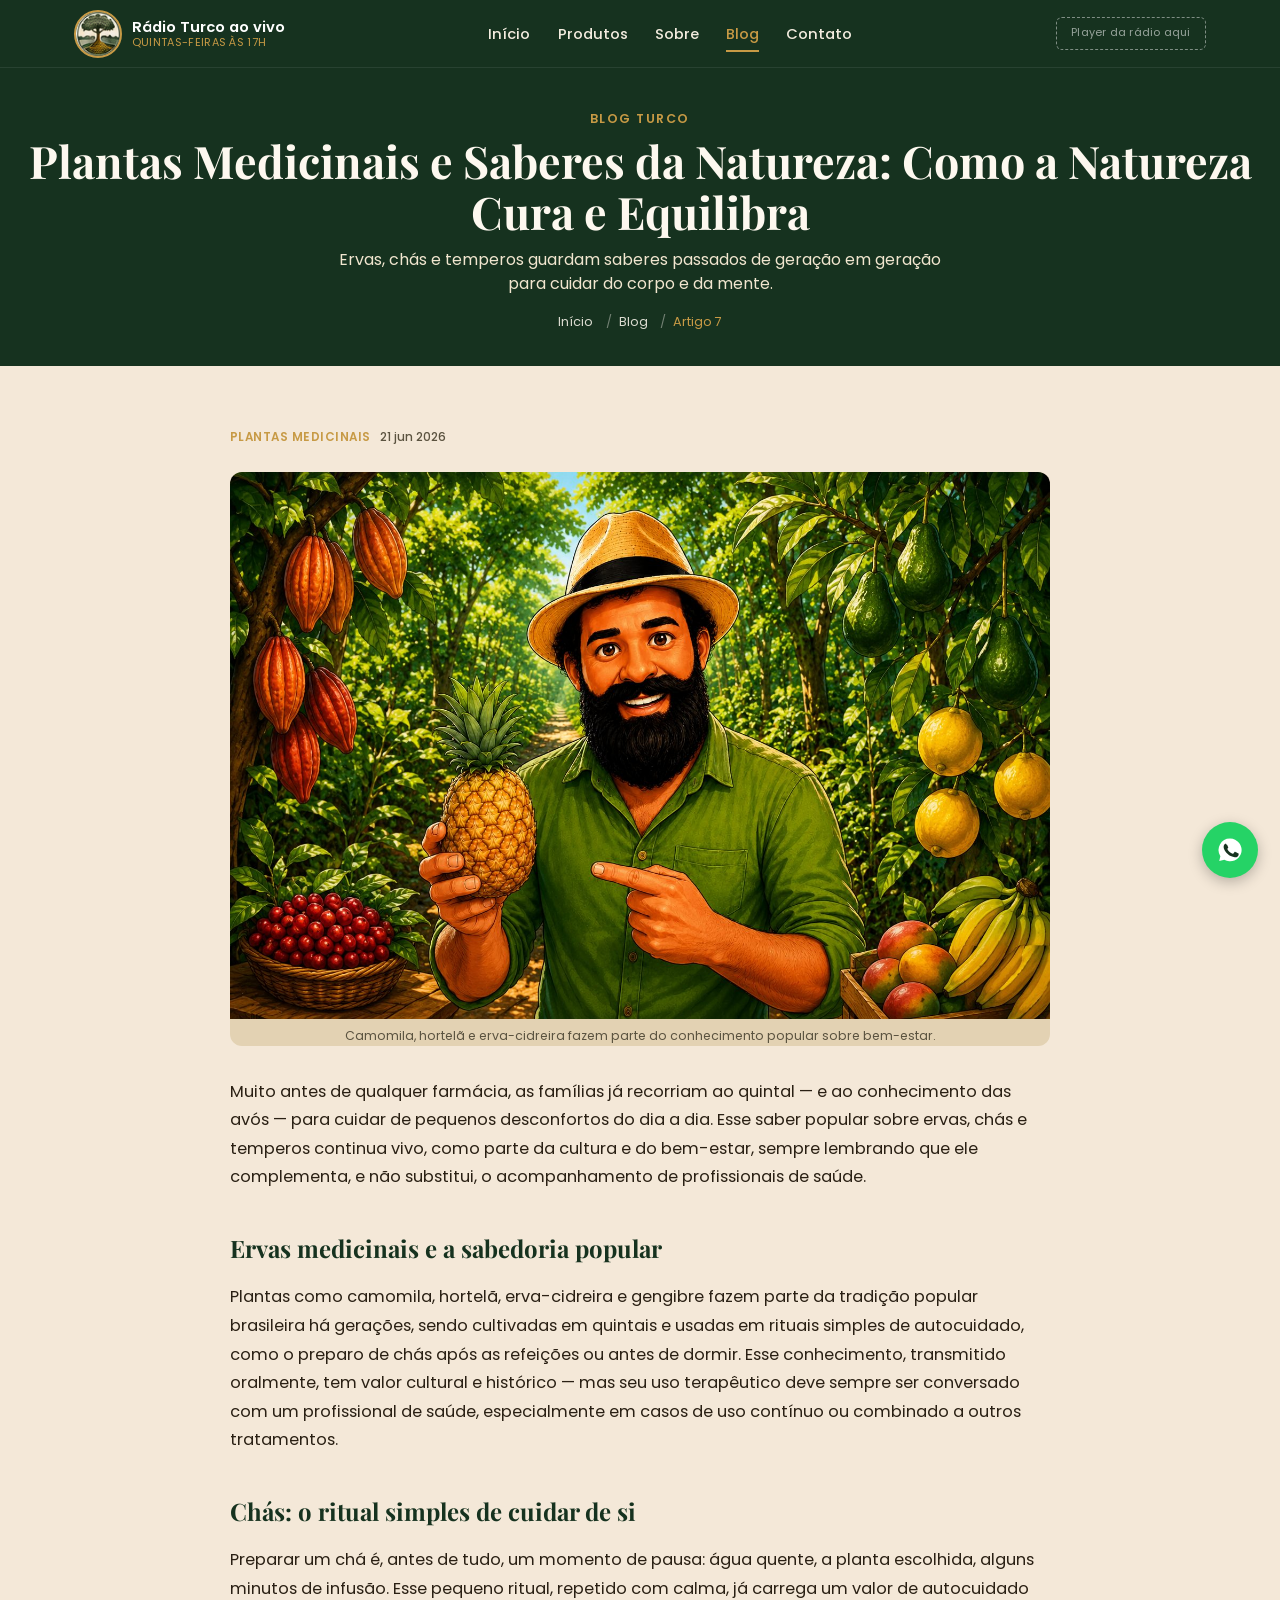
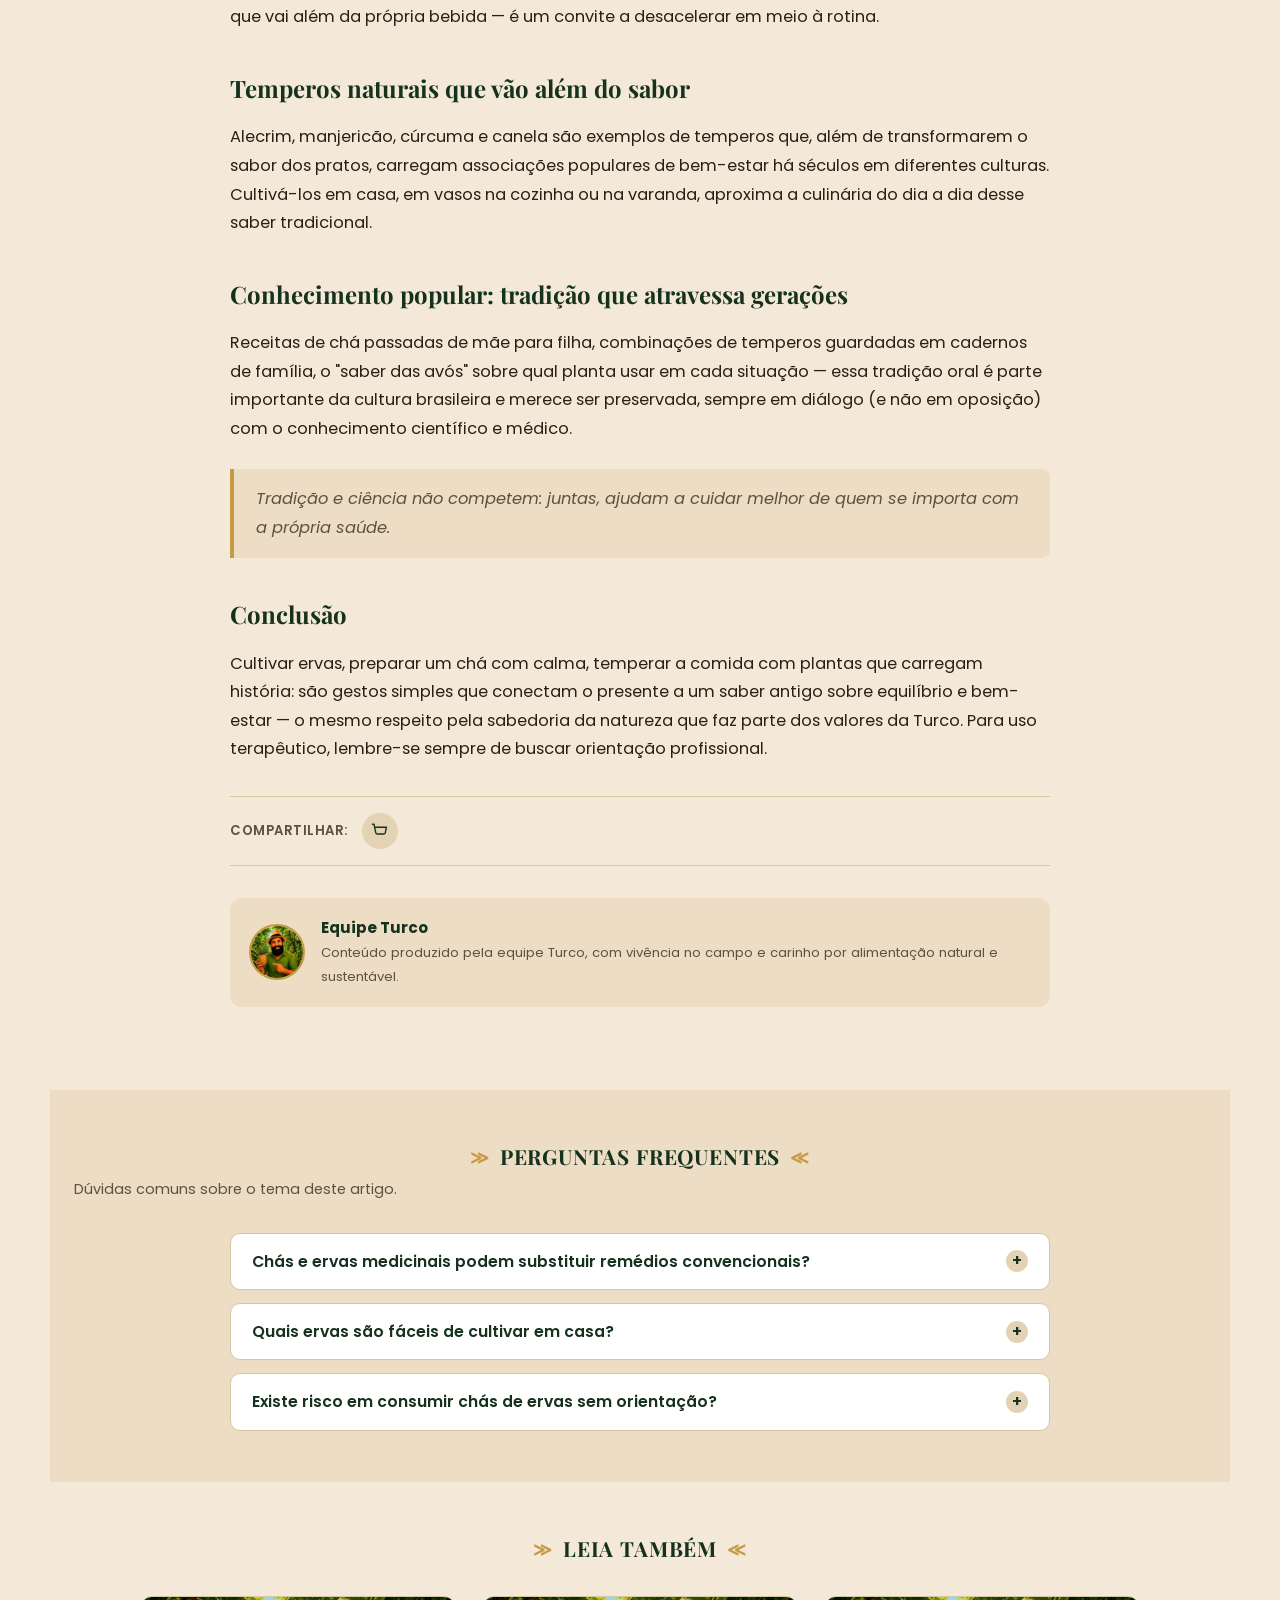
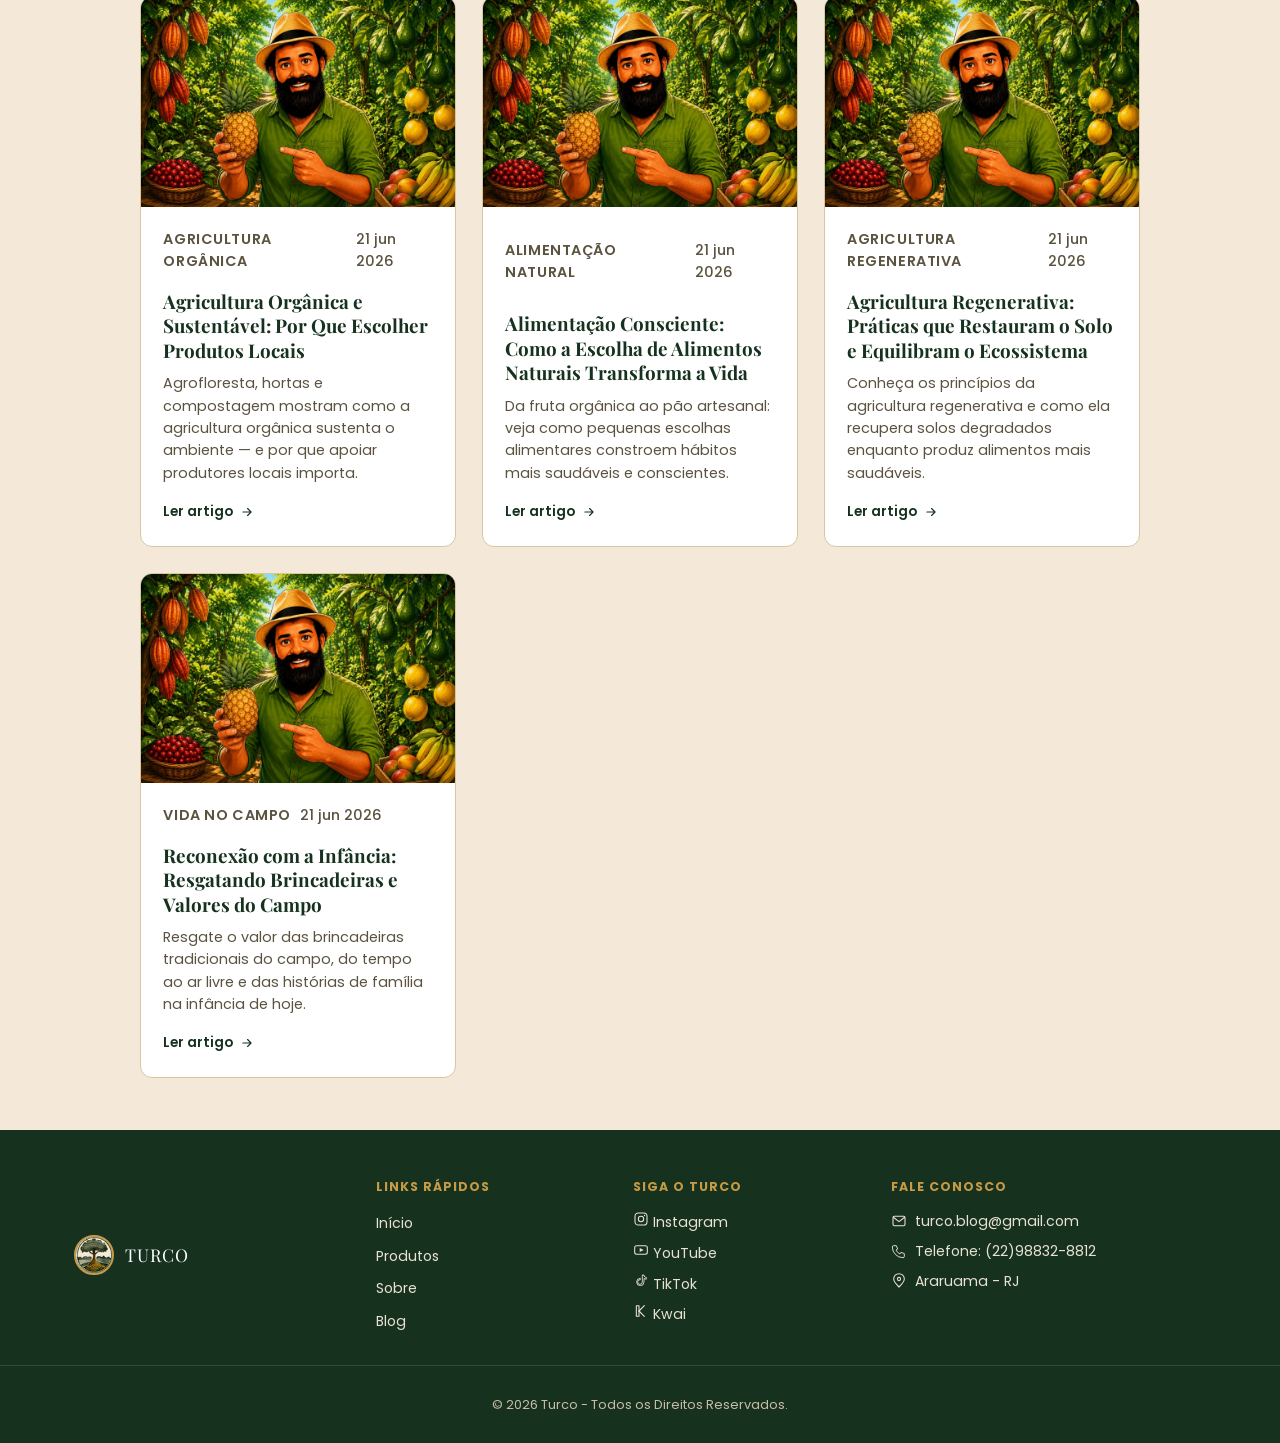
<file: artigo7.html>
<!DOCTYPE html>
<html lang="pt-BR">
<head>
<meta charset="UTF-8">
<meta name="viewport" content="width=device-width, initial-scale=1.0">

<!-- =================================================================
     TÍTULO E META DESCRIPTION
     Ajustar com o título/keyword definitivo do artigo 7 antes
     de publicar. O título do <title> e do <h1> podem ser diferentes
     (title mais curto/otimizado para SERP, h1 mais natural).
     ================================================================= -->
<title>Plantas Medicinais e Saberes da Natureza: Como a Natureza Cura e Equilibra | Blog Turco</title>
<meta name="description" content="Conheça ervas medicinais, chás e temperos naturais valorizados pelo conhecimento popular sobre bem-estar, com a sabedoria da natureza.">
<link rel="canonical" href="https://www.turco.blog/artigo7.html">
<link rel="icon" type="image/png" href="images/favicon.png">

<!-- Open Graph -->
<meta property="og:type" content="article">
<meta property="og:title" content="Plantas Medicinais e Saberes da Natureza: Como a Natureza Cura e Equilibra | Blog Turco">
<meta property="og:description" content="Conheça ervas medicinais, chás e temperos naturais valorizados pelo conhecimento popular sobre bem-estar, com a sabedoria da natureza.">
<meta property="og:url" content="https://www.turco.blog/artigo7.html">
<meta property="og:image" content="https://www.turco.blog/images/artigo-placeholder.jpg">
<meta property="og:locale" content="pt_BR">
<!-- Preencher quando definidos: -->
<!-- <meta property="article:published_time" content="2026-06-21T00:00:00-03:00"> -->
<!-- <meta property="article:author" content="Equipe Turco"> -->

<!-- Twitter Card -->
<meta name="twitter:card" content="summary_large_image">
<meta name="twitter:title" content="Plantas Medicinais e Saberes da Natureza: Como a Natureza Cura e Equilibra | Blog Turco">
<meta name="twitter:description" content="Conheça ervas medicinais, chás e temperos naturais valorizados pelo conhecimento popular sobre bem-estar, com a sabedoria da natureza.">
<meta name="twitter:image" content="https://www.turco.blog/images/artigo-placeholder.jpg">

<link rel="preconnect" href="https://fonts.googleapis.com">
<link rel="preconnect" href="https://fonts.gstatic.com" crossorigin>
<link href="https://fonts.googleapis.com/css2?family=Playfair+Display:ital,wght@0,700;0,800;0,900;1,600;1,700&family=Poppins:wght@400;500;600;700&display=swap" rel="stylesheet">

<link rel="stylesheet" href="css/style.css">

<!-- ============================================================
     SCHEMA.ORG / DADOS ESTRUTURADOS (JSON-LD) — SEO FUTURO
     Mantido comentado. Ativar e preencher com os dados definitivos
     (autor, datas, imagem final em alta resolução, etc.) quando o
     conteúdo do artigo 7 estiver pronto para publicação.
=============================================================== -->

<!-- Breadcrumb desta página -->
<!--
<script type="application/ld+json">
{
  "@context": "https://schema.org",
  "@type": "BreadcrumbList",
  "itemListElement": [
    { "@type": "ListItem", "position": 1, "name": "Início", "item": "https://www.turco.blog/" },
    { "@type": "ListItem", "position": 2, "name": "Blog", "item": "https://www.turco.blog/blog.html" },
    { "@type": "ListItem", "position": 3, "name": "Plantas Medicinais e Saberes da Natureza: Como a Natureza Cura e Equilibra", "item": "https://www.turco.blog/artigo7.html" }
  ]
}
</script>
-->

<!-- BlogPosting -->
<!--
<script type="application/ld+json">
{
  "@context": "https://schema.org",
  "@type": "BlogPosting",
  "headline": "Plantas Medicinais e Saberes da Natureza: Como a Natureza Cura e Equilibra",
  "description": "Conheça ervas medicinais, chás e temperos naturais valorizados pelo conhecimento popular sobre bem-estar, com a sabedoria da natureza.",
  "image": "https://www.turco.blog/images/artigo-placeholder.jpg",
  "datePublished": "2026-06-21",
  "dateModified": "2026-06-21",
  "author": {
    "@type": "Person",
    "name": "Equipe Turco"
  },
  "publisher": {
    "@type": "Organization",
    "name": "Turco",
    "logo": {
      "@type": "ImageObject",
      "url": "https://www.turco.blog/images/logo-turco.png"
    }
  },
  "mainEntityOfPage": {
    "@type": "WebPage",
    "@id": "https://www.turco.blog/artigo7.html"
  }
}
</script>
-->

<!-- FAQPage — ativar quando as perguntas/respostas finais do FAQ
     abaixo estiverem definidas (precisam bater 100% com o texto
     visível na página) -->
<!--
<script type="application/ld+json">
{
  "@context": "https://schema.org",
  "@type": "FAQPage",
  "mainEntity": [
    {
      "@type": "Question",
      "name": "Chás e ervas medicinais podem substituir remédios convencionais?",
      "acceptedAnswer": { "@type": "Answer", "text": "Não. Eles fazem parte de práticas populares de bem-estar, mas não devem substituir tratamentos prescritos. Antes de usar ervas com fins terapêuticos, especialmente em caso de condições de saúde preexistentes ou uso de outros medicamentos, consulte um profissional de saúde." }
    },
    {
      "@type": "Question",
      "name": "Quais ervas são fáceis de cultivar em casa?",
      "acceptedAnswer": { "@type": "Answer", "text": "Hortelã, erva-cidreira, alecrim, manjericão e camomila costumam se adaptar bem a vasos e varandas, desde que recebam boa luminosidade e regas regulares." }
    }
  ]
}
</script>
-->

</head>
<body>

<a class="skip-link" href="#conteudo-principal">Pular para o conteúdo</a>

<!-- ============================== HEADER ==============================
     Idêntico ao da index.html — manter sincronizado manualmente. -->
<header class="site-header">
  <div class="header-inner">

    <div class="brand-radio">
      <img class="logo" src="images/logo-turco.png" alt="Turco - logomarca com ilustração de árvore" width="56" height="56">
      <div class="radio-text">
        <strong>Rádio Turco ao vivo</strong>
        <span>Quintas-feiras às 17h</span>
      </div>
    </div>

    <nav class="main-nav" id="main-nav">
      <ul>
        <li><a href="index.html#inicio">Início</a></li>
        <li><a href="index.html#produtos">Produtos</a></li>
        <li><a href="index.html#sobre">Sobre</a></li>
        <li><a href="blog.html" class="active">Blog</a></li>
        <li><a href="index.html#contato">Contato</a></li>
      </ul>
    </nav>

    <!-- ESPAÇO RESERVADO PARA O PLUGIN/PLAYER DA RÁDIO -->
    <div class="radio-plugin-slot" id="radio-plugin-slot" aria-label="Player da Rádio Turco">
      <span>Player da rádio aqui</span>
    </div>

    <button class="nav-toggle" id="nav-toggle" aria-expanded="false" aria-controls="main-nav" aria-label="Abrir menu">
      <span></span><span></span><span></span>
    </button>

  </div>
</header>

<main id="conteudo-principal">

  <!-- ============================== HERO DA PÁGINA ============================== -->
  <section class="page-hero">
    <p class="eyebrow">Blog Turco</p>
    <h1>Plantas Medicinais e Saberes da Natureza: Como a Natureza Cura e Equilibra</h1>
    <p class="page-hero-subtitle">Ervas, chás e temperos guardam saberes passados de geração em geração para cuidar do corpo e da mente.</p>

    <!-- Breadcrumb visível (bom para UX e reforça o BreadcrumbList do SEO) -->
    <ul class="breadcrumb">
      <li><a href="index.html">Início</a></li>
      <li><a href="blog.html">Blog</a></li>
      <li aria-current="page">Artigo 7</li>
    </ul>
  </section>

  <!-- ============================== CONTEÚDO DO ARTIGO ============================== -->
  <article class="section article-content-section">
    <div class="article-wrapper">

      <header class="article-header">
        <p class="article-card-meta">
          <span class="article-category">Plantas Medicinais</span>
          <span class="article-date">21 jun 2026</span>
        </p>
      </header>

      <!-- Imagem de destaque — mesma imagem temporária usada no card
           da listagem (images/artigo-placeholder.jpg). Trocar pela
           imagem definitiva aqui e em blog.html quando disponível. -->
      <figure class="article-featured-media">
        <img src="images/artigo-placeholder.jpg" alt="Ervas medicinais frescas e secas dispostas para preparo de chá" loading="lazy" width="1200" height="800">
        <figcaption>Camomila, hortelã e erva-cidreira fazem parte do conhecimento popular sobre bem-estar.</figcaption>
      </figure>

      <!-- Corpo do texto — placeholder. Substituir todo o conteúdo
           abaixo pelo texto definitivo do artigo 7, mantendo a
           estrutura de h2/h3/p para preservar a hierarquia de SEO. -->
      <div class="article-body">
        <p>Muito antes de qualquer farmácia, as famílias já recorriam ao quintal — e ao conhecimento das avós — para cuidar de pequenos desconfortos do dia a dia. Esse saber popular sobre ervas, chás e temperos continua vivo, como parte da cultura e do bem-estar, sempre lembrando que ele complementa, e não substitui, o acompanhamento de profissionais de saúde.</p>

        <h2>Ervas medicinais e a sabedoria popular</h2>
        <p>Plantas como camomila, hortelã, erva-cidreira e gengibre fazem parte da tradição popular brasileira há gerações, sendo cultivadas em quintais e usadas em rituais simples de autocuidado, como o preparo de chás após as refeições ou antes de dormir. Esse conhecimento, transmitido oralmente, tem valor cultural e histórico — mas seu uso terapêutico deve sempre ser conversado com um profissional de saúde, especialmente em casos de uso contínuo ou combinado a outros tratamentos.</p>

        <h2>Chás: o ritual simples de cuidar de si</h2>
        <p>Preparar um chá é, antes de tudo, um momento de pausa: água quente, a planta escolhida, alguns minutos de infusão. Esse pequeno ritual, repetido com calma, já carrega um valor de autocuidado que vai além da própria bebida — é um convite a desacelerar em meio à rotina.</p>

        <h2>Temperos naturais que vão além do sabor</h2>
        <p>Alecrim, manjericão, cúrcuma e canela são exemplos de temperos que, além de transformarem o sabor dos pratos, carregam associações populares de bem-estar há séculos em diferentes culturas. Cultivá-los em casa, em vasos na cozinha ou na varanda, aproxima a culinária do dia a dia desse saber tradicional.</p>

        <h2>Conhecimento popular: tradição que atravessa gerações</h2>
        <p>Receitas de chá passadas de mãe para filha, combinações de temperos guardadas em cadernos de família, o "saber das avós" sobre qual planta usar em cada situação — essa tradição oral é parte importante da cultura brasileira e merece ser preservada, sempre em diálogo (e não em oposição) com o conhecimento científico e médico.</p>

        <blockquote>
          Tradição e ciência não competem: juntas, ajudam a cuidar melhor de quem se importa com a própria saúde.
        </blockquote>

        <h2>Conclusão</h2>
        <p>Cultivar ervas, preparar um chá com calma, temperar a comida com plantas que carregam história: são gestos simples que conectam o presente a um saber antigo sobre equilíbrio e bem-estar — o mesmo respeito pela sabedoria da natureza que faz parte dos valores da Turco. Para uso terapêutico, lembre-se sempre de buscar orientação profissional.</p>
    
      </div>

      <!-- Compartilhamento social — placeholder simples, sem JS.
           Pode futuramente virar botões reais de share (Web Share API,
           links pré-formatados para WhatsApp/Facebook/X, etc). -->
      <div class="article-share">
        <span>Compartilhar:</span>
        <a class="icon-box" href="https://wa.me/?text=https://www.turco.blog/artigo7.html" target="_blank" rel="noopener" aria-label="Compartilhar no WhatsApp">
          <svg viewBox="0 0 24 24" width="18" height="18" aria-hidden="true"><path d="M2 3h2l2.4 11.4A2 2 0 0 0 8.35 16H17a2 2 0 0 0 1.95-1.55L20.6 7H6" fill="none" stroke="#16321f" stroke-width="1.8" stroke-linecap="round" stroke-linejoin="round"/></svg>
        </a>
      </div>

      <!-- Bloco de Autor — placeholder. Preencher com dados reais
           (foto, nome, mini-bio) quando definidos. -->
      <div class="article-author">
        <img src="images/artigo-placeholder.jpg" alt="Foto do autor" loading="lazy">
        <div>
          <strong>Equipe Turco</strong>
          <span>Conteúdo produzido pela equipe Turco, com vivência no campo e carinho por alimentação natural e sustentável.</span>
        </div>
      </div>

    </div>
  </article>

  <!-- ============================== FAQ DO ARTIGO ==============================
       FAQ específico do tema deste artigo. Usa <details>/<summary>
       nativo — funciona sem JavaScript. Duplicar o bloco .faq-item
       e trocar pergunta/resposta conforme necessário. Ao preencher
       o conteúdo definitivo, ativar também o JSON-LD "FAQPage"
       comentado no <head> com o mesmo texto. -->
  <section class="section faq-section" id="faq">
    <h2 class="section-title">
      <span class="arrow" aria-hidden="true">&#8811;</span> Perguntas Frequentes <span class="arrow" aria-hidden="true">&#8810;</span>
    </h2>
    <p class="section-subtitle">Dúvidas comuns sobre o tema deste artigo.</p>

    <ul class="faq-list">

      <li class="faq-item">
        <details>
          <summary>
            Chás e ervas medicinais podem substituir remédios convencionais?
            <span class="faq-icon" aria-hidden="true">+</span>
          </summary>
          <p class="faq-answer">Não. Eles fazem parte de práticas populares de bem-estar, mas não devem substituir tratamentos prescritos. Antes de usar ervas com fins terapêuticos, especialmente em caso de condições de saúde preexistentes ou uso de outros medicamentos, consulte um profissional de saúde.</p>
        </details>
      </li>

      <li class="faq-item">
        <details>
          <summary>
            Quais ervas são fáceis de cultivar em casa?
            <span class="faq-icon" aria-hidden="true">+</span>
          </summary>
          <p class="faq-answer">Hortelã, erva-cidreira, alecrim, manjericão e camomila costumam se adaptar bem a vasos e varandas, desde que recebam boa luminosidade e regas regulares.</p>
        </details>
      </li>

      <li class="faq-item">
        <details>
          <summary>
            Existe risco em consumir chás de ervas sem orientação?
            <span class="faq-icon" aria-hidden="true">+</span>
          </summary>
          <p class="faq-answer">Sim. Algumas plantas podem interagir com medicamentos ou não ser recomendadas em determinadas condições, como gravidez. Por isso, moderação e orientação profissional são especialmente importantes para uso regular ou terapêutico.</p>
        </details>
      </li>

    </ul>
  </section>

  <!-- ============================== LEIA TAMBÉM ==============================
       Sugestão de outros artigos. Por padrão aponta para os outros 4
       artigos — ajustar manualmente para uma curadoria mais relevante
       quando houver mais conteúdo publicado. -->
  <section class="section related-articles">
    <h2 class="section-title">
      <span class="arrow" aria-hidden="true">&#8811;</span> Leia Também <span class="arrow" aria-hidden="true">&#8810;</span>
    </h2>

    <ul class="related-grid">
      <li class="article-card">
        <a class="article-card-media" href="artigo6.html">
          <img src="images/artigo-placeholder.jpg" alt="Horta orgânica diversificada cultivada por agricultura familiar" loading="lazy" width="1200" height="800">
        </a>
        <div class="article-card-body">
          <p class="article-card-meta">
            <span class="article-category">Agricultura Orgânica</span>
            <span class="article-date">21 jun 2026</span>
          </p>
          <h3><a href="artigo6.html">Agricultura Orgânica e Sustentável: Por Que Escolher Produtos Locais</a></h3>
          <p>Agrofloresta, hortas e compostagem mostram como a agricultura orgânica sustenta o ambiente — e por que apoiar produtores locais importa.</p>
          <a class="article-card-link" href="artigo6.html">
            Ler artigo
            <svg class="icon" viewBox="0 0 24 24" width="14" height="14" aria-hidden="true"><path d="M5 12h14M13 6l6 6-6 6" fill="none" stroke="currentColor" stroke-width="2" stroke-linecap="round" stroke-linejoin="round"/></svg>
          </a>
        </div>
      </li>

      <li class="article-card">
        <a class="article-card-media" href="artigo4.html">
          <img src="images/artigo-placeholder.jpg" alt="Mesa com pão artesanal, mel, ovos caipiras e frutas orgânicas frescas" loading="lazy" width="1200" height="800">
        </a>
        <div class="article-card-body">
          <p class="article-card-meta">
            <span class="article-category">Alimentação Natural</span>
            <span class="article-date">21 jun 2026</span>
          </p>
          <h3><a href="artigo4.html">Alimentação Consciente: Como a Escolha de Alimentos Naturais Transforma a Vida</a></h3>
          <p>Da fruta orgânica ao pão artesanal: veja como pequenas escolhas alimentares constroem hábitos mais saudáveis e conscientes.</p>
          <a class="article-card-link" href="artigo4.html">
            Ler artigo
            <svg class="icon" viewBox="0 0 24 24" width="14" height="14" aria-hidden="true"><path d="M5 12h14M13 6l6 6-6 6" fill="none" stroke="currentColor" stroke-width="2" stroke-linecap="round" stroke-linejoin="round"/></svg>
          </a>
        </div>
      </li>

      <li class="article-card">
        <a class="article-card-media" href="artigo2.html">
          <img src="images/artigo-placeholder.jpg" alt="Plantação diversificada com cobertura vegetal típica de agricultura regenerativa" loading="lazy" width="1200" height="800">
        </a>
        <div class="article-card-body">
          <p class="article-card-meta">
            <span class="article-category">Agricultura Regenerativa</span>
            <span class="article-date">21 jun 2026</span>
          </p>
          <h3><a href="artigo2.html">Agricultura Regenerativa: Práticas que Restauram o Solo e Equilibram o Ecossistema</a></h3>
          <p>Conheça os princípios da agricultura regenerativa e como ela recupera solos degradados enquanto produz alimentos mais saudáveis.</p>
          <a class="article-card-link" href="artigo2.html">
            Ler artigo
            <svg class="icon" viewBox="0 0 24 24" width="14" height="14" aria-hidden="true"><path d="M5 12h14M13 6l6 6-6 6" fill="none" stroke="currentColor" stroke-width="2" stroke-linecap="round" stroke-linejoin="round"/></svg>
          </a>
        </div>
      </li>

      <li class="article-card">
        <a class="article-card-media" href="artigo8.html">
          <img src="images/artigo-placeholder.jpg" alt="Crianças brincando ao ar livre em ambiente rural, entre árvores e terra" loading="lazy" width="1200" height="800">
        </a>
        <div class="article-card-body">
          <p class="article-card-meta">
            <span class="article-category">Vida no Campo</span>
            <span class="article-date">21 jun 2026</span>
          </p>
          <h3><a href="artigo8.html">Reconexão com a Infância: Resgatando Brincadeiras e Valores do Campo</a></h3>
          <p>Resgate o valor das brincadeiras tradicionais do campo, do tempo ao ar livre e das histórias de família na infância de hoje.</p>
          <a class="article-card-link" href="artigo8.html">
            Ler artigo
            <svg class="icon" viewBox="0 0 24 24" width="14" height="14" aria-hidden="true"><path d="M5 12h14M13 6l6 6-6 6" fill="none" stroke="currentColor" stroke-width="2" stroke-linecap="round" stroke-linejoin="round"/></svg>
          </a>
        </div>
      </li>
    </ul>
  </section>

</main>

<!-- ============================== FOOTER ==============================
     Idêntico ao da index.html — manter sincronizado manualmente. -->
<footer class="site-footer" id="contato">
  <div class="footer-inner">

    <div class="footer-brand">
      <img class="logo" src="images/logo-turco.png" alt="Turco" width="48" height="48">
      <span>TURCO</span>
    </div>

    <div class="footer-col">
      <h3>Links rápidos</h3>
      <ul>
        <li><a href="index.html#inicio">Início</a></li>
        <li><a href="index.html#produtos">Produtos</a></li>
        <li><a href="index.html#sobre">Sobre</a></li>
        <li><a href="blog.html">Blog</a></li>
      </ul>
    </div>

    <div class="footer-col">
      <h3>Siga o Turco</h3>
      <ul class="social-list">
        <li>
          <a href="https://www.instagram.com/turco.blog" target="_blank" rel="noopener">
            <svg class="icon" viewBox="0 0 24 24" width="16" height="16" aria-hidden="true"><rect x="3" y="3" width="18" height="18" rx="5" fill="none" stroke="currentColor" stroke-width="1.6"/><circle cx="12" cy="12" r="4" fill="none" stroke="currentColor" stroke-width="1.6"/><circle cx="17.3" cy="6.7" r="1" fill="currentColor"/></svg>
            Instagram
          </a>
        </li>
        <li>
          <a href="https://www.youtube.com/@turco.blog" target="_blank" rel="noopener">
            <svg class="icon" viewBox="0 0 24 24" width="16" height="16" aria-hidden="true"><rect x="2.5" y="5.5" width="19" height="13" rx="3" fill="none" stroke="currentColor" stroke-width="1.6"/><polygon points="10,9 16,12 10,15" fill="currentColor"/></svg>
            YouTube
          </a>
        </li>
        <li>
          <a href="https://www.tiktok.com/@turco.blog" target="_blank" rel="noopener">
            <svg class="icon" viewBox="0 0 24 24" width="16" height="16" aria-hidden="true"><path d="M14 3 v10.5 a3.5 3.5 0 1 1 -3 -3.46 V8 a5.5 5.5 0 1 0 5.5 5.5 V8.2 a6 6 0 0 0 3.5 1.1 V6.7 a4 4 0 0 1 -3.5 -2.2 V3 Z" fill="none" stroke="currentColor" stroke-width="1.3" stroke-linejoin="round"/></svg>
            TikTok
          </a>
        </li>
        <li>
          <a href="https://www.kwai.com/turco.blog" target="_blank" rel="noopener">
            <svg class="icon" viewBox="0 0 24 24" width="16" height="16" aria-hidden="true"><path d="M5 4 h4 v16 H5 Z" fill="none" stroke="currentColor" stroke-width="1.6" stroke-linejoin="round"/><path d="M9 12 l8 -8" fill="none" stroke="currentColor" stroke-width="1.6" stroke-linecap="round"/><path d="M9 12 l8 8" fill="none" stroke="currentColor" stroke-width="1.6" stroke-linecap="round"/></svg>
            Kwai
          </a>
        </li>
      </ul>
    </div>

    <div class="footer-col">
      <h3>Fale conosco</h3>
      <ul class="contact-list">
        <li>
          <svg class="icon" viewBox="0 0 24 24" width="16" height="16" aria-hidden="true"><rect x="3" y="5" width="18" height="14" rx="2" fill="none" stroke="currentColor" stroke-width="1.6"/><path d="M3 6 l9 7 9 -7" fill="none" stroke="currentColor" stroke-width="1.6"/></svg>
          <a href="mailto:turco.blog@gmail.com">turco.blog@gmail.com</a>
        </li>
        <li>
          <svg class="icon" viewBox="0 0 24 24" width="16" height="16" aria-hidden="true"><path d="M4 4 h4 l2 5 -2.5 1.5 a12 12 0 0 0 6 6 L15 14 l5 2 v4 a2 2 0 0 1 -2 2 A16 16 0 0 1 2 6 a2 2 0 0 1 2 -2 Z" fill="none" stroke="currentColor" stroke-width="1.4" stroke-linejoin="round"/></svg>
          <a href="tel:+5522988328812">Telefone: (22)98832-8812</a>
        </li>
        <li>
          <svg class="icon" viewBox="0 0 24 24" width="16" height="16" aria-hidden="true"><path d="M12 21 C 7 16, 4 12.4, 4 9 a8 8 0 1 1 16 0 c 0 3.4 -3 7 -8 12 Z" fill="none" stroke="currentColor" stroke-width="1.6"/><circle cx="12" cy="9" r="2.4" fill="none" stroke="currentColor" stroke-width="1.6"/></svg>
          Araruama - RJ
        </li>
      </ul>
    </div>

  </div>

  <div class="footer-bottom">
    <p>&copy; 2026 Turco - Todos os Direitos Reservados.</p>
  </div>
</footer>

<!-- Botão flutuante de WhatsApp -->
<a class="whatsapp-float" href="https://wa.me/5522988328812?text=Ol%C3%A1!%20Gostaria%20de%20saber%20mais%20sobre%20os%20produtos%20Turco." target="_blank" rel="noopener" aria-label="Fale com o Turco no WhatsApp">
  <svg viewBox="0 0 32 32" width="28" height="28" aria-hidden="true"><path d="M16 3 a13 13 0 0 0 -11 20 l-1.3 5.6 5.8 -1.5 A13 13 0 1 0 16 3 Z" fill="#ffffff"/><path d="M11.5 9.8 c.4 -.1 1 -.1 1.3 .5 c.3 .6 1 2.1 1.1 2.3 c.1 .3 .1 .5 0 .8 c-.2 .3 -.3 .5 -.6 .8 c-.3 .3 -.5 .5 -.2 1 c.3 .6 1.2 1.9 2.5 3 c1.7 1.4 2.9 1.8 3.4 2 c.4 .1 .6 .1 .9 -.2 c.3 -.4 1 -1.2 1.3 -1.6 c.3 -.4 .6 -.3 1 -.2 c.4 .2 2.5 1.2 2.9 1.4 c.4 .2 .7 .3 .8 .5 c.1 .2 .1 1.1 -.3 2.1 c-.4 1 -2.1 2 -2.9 2.1 c-.7 .1 -1.6 .2 -5.1 -1.1 c-4.3 -1.7 -7 -5.9 -7.2 -6.2 c-.2 -.3 -1.7 -2.3 -1.7 -4.4 c0 -2.1 1.1 -3.1 1.5 -3.5 c.4 -.4 .9 -.5 1.3 -.6 Z" fill="#16321f"/></svg>
</a>

<script src="js/script.js"></script>
</body>
</html>
</file>
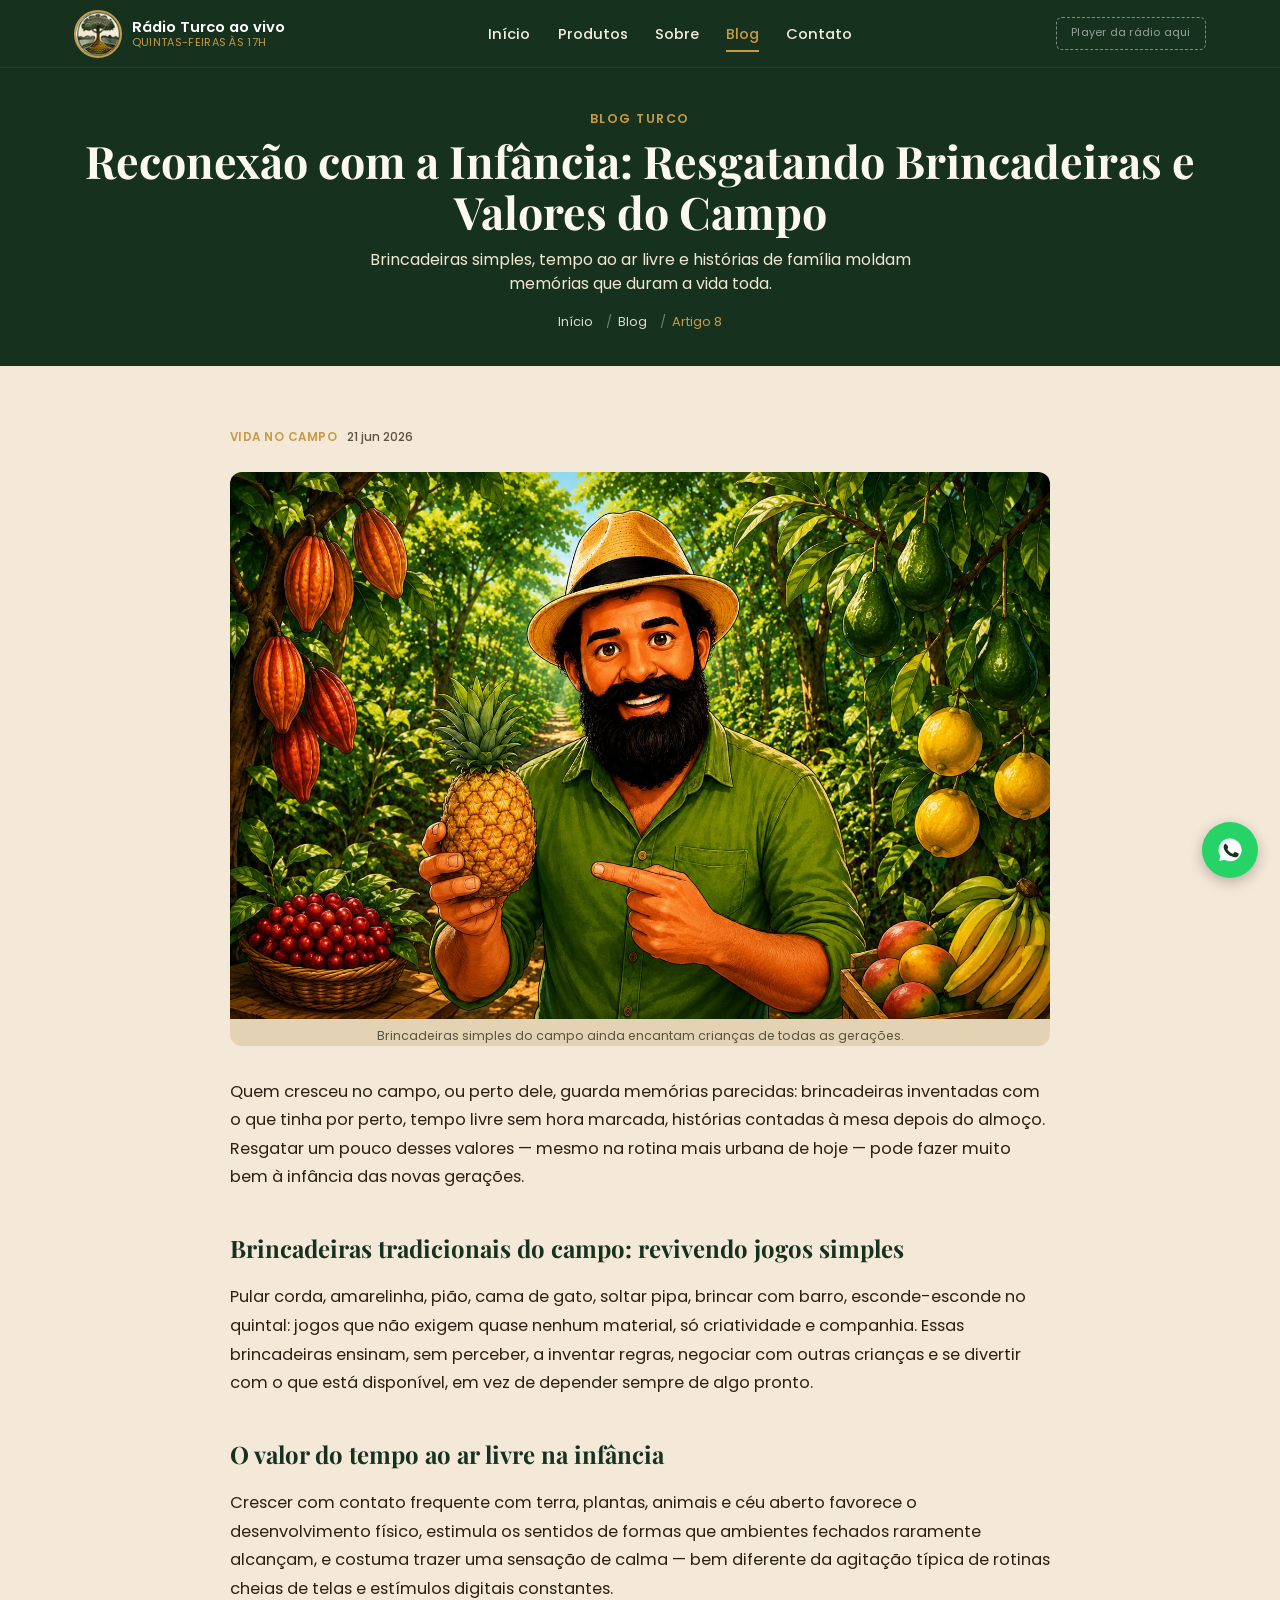
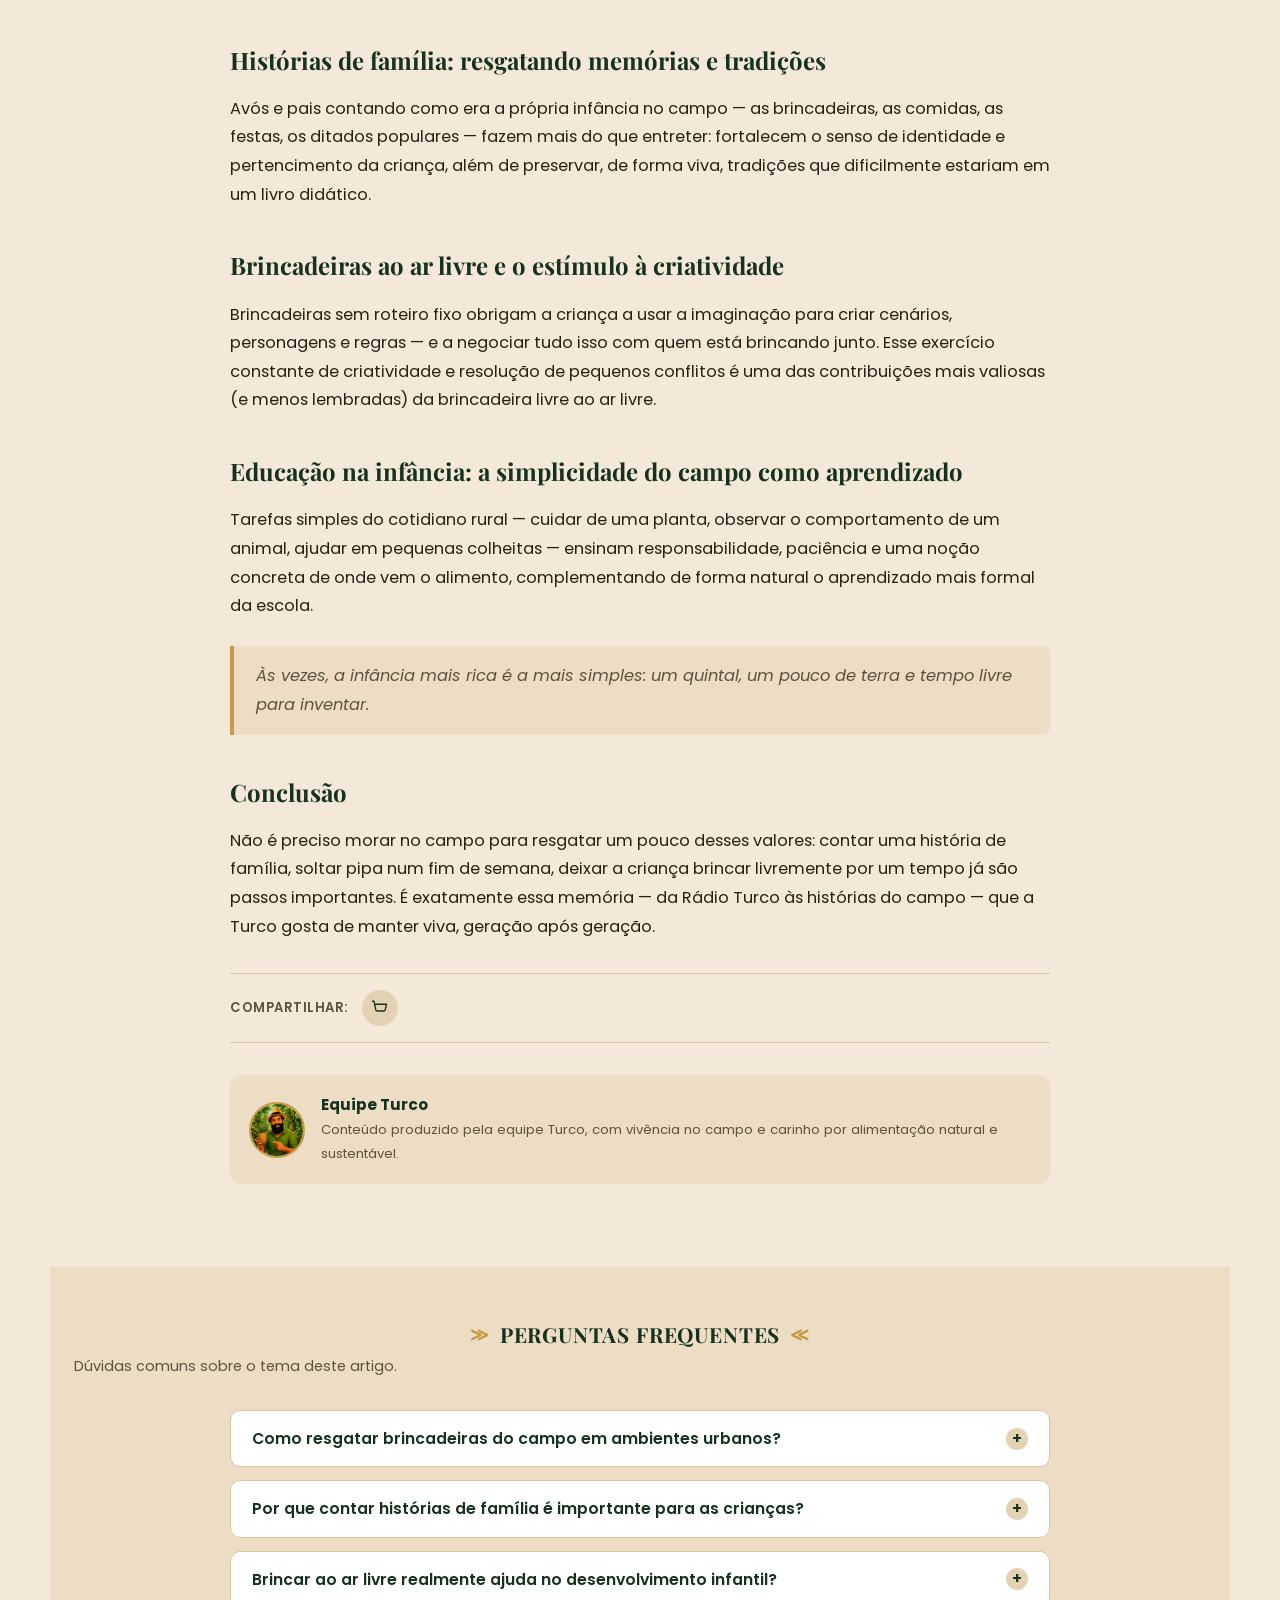
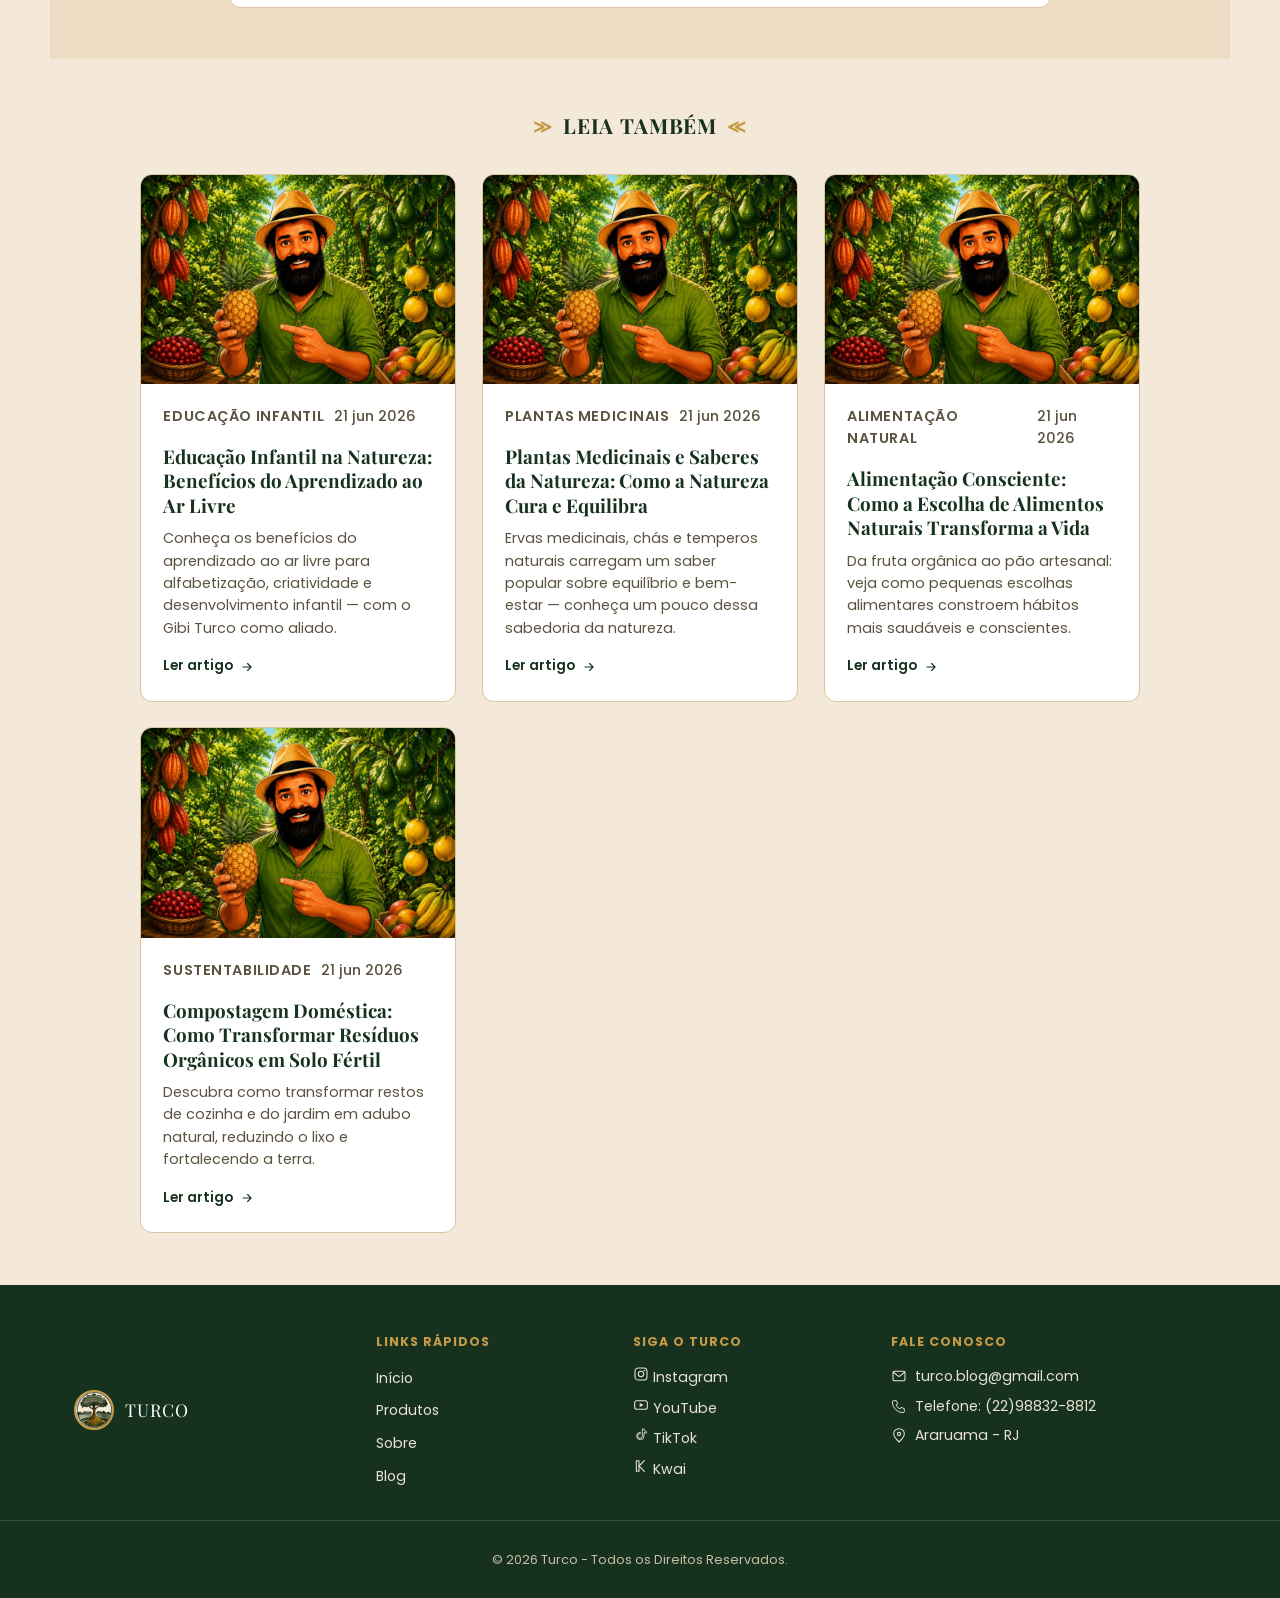
<file: artigo8.html>
<!DOCTYPE html>
<html lang="pt-BR">
<head>
<meta charset="UTF-8">
<meta name="viewport" content="width=device-width, initial-scale=1.0">

<!-- =================================================================
     TÍTULO E META DESCRIPTION
     Ajustar com o título/keyword definitivo do artigo 8 antes
     de publicar. O título do <title> e do <h1> podem ser diferentes
     (title mais curto/otimizado para SERP, h1 mais natural).
     ================================================================= -->
<title>Reconexão com a Infância: Resgatando Brincadeiras e Valores do Campo | Blog Turco</title>
<meta name="description" content="Resgate brincadeiras tradicionais do campo, histórias de família e o valor do tempo ao ar livre para uma infância mais criativa e conectada.">
<link rel="canonical" href="https://www.turco.blog/artigo8.html">
<link rel="icon" type="image/png" href="images/favicon.png">

<!-- Open Graph -->
<meta property="og:type" content="article">
<meta property="og:title" content="Reconexão com a Infância: Resgatando Brincadeiras e Valores do Campo | Blog Turco">
<meta property="og:description" content="Resgate brincadeiras tradicionais do campo, histórias de família e o valor do tempo ao ar livre para uma infância mais criativa e conectada.">
<meta property="og:url" content="https://www.turco.blog/artigo8.html">
<meta property="og:image" content="https://www.turco.blog/images/artigo-placeholder.jpg">
<meta property="og:locale" content="pt_BR">
<!-- Preencher quando definidos: -->
<!-- <meta property="article:published_time" content="2026-06-21T00:00:00-03:00"> -->
<!-- <meta property="article:author" content="Equipe Turco"> -->

<!-- Twitter Card -->
<meta name="twitter:card" content="summary_large_image">
<meta name="twitter:title" content="Reconexão com a Infância: Resgatando Brincadeiras e Valores do Campo | Blog Turco">
<meta name="twitter:description" content="Resgate brincadeiras tradicionais do campo, histórias de família e o valor do tempo ao ar livre para uma infância mais criativa e conectada.">
<meta name="twitter:image" content="https://www.turco.blog/images/artigo-placeholder.jpg">

<link rel="preconnect" href="https://fonts.googleapis.com">
<link rel="preconnect" href="https://fonts.gstatic.com" crossorigin>
<link href="https://fonts.googleapis.com/css2?family=Playfair+Display:ital,wght@0,700;0,800;0,900;1,600;1,700&family=Poppins:wght@400;500;600;700&display=swap" rel="stylesheet">

<link rel="stylesheet" href="css/style.css">

<!-- ============================================================
     SCHEMA.ORG / DADOS ESTRUTURADOS (JSON-LD) — SEO FUTURO
     Mantido comentado. Ativar e preencher com os dados definitivos
     (autor, datas, imagem final em alta resolução, etc.) quando o
     conteúdo do artigo 8 estiver pronto para publicação.
=============================================================== -->

<!-- Breadcrumb desta página -->
<!--
<script type="application/ld+json">
{
  "@context": "https://schema.org",
  "@type": "BreadcrumbList",
  "itemListElement": [
    { "@type": "ListItem", "position": 1, "name": "Início", "item": "https://www.turco.blog/" },
    { "@type": "ListItem", "position": 2, "name": "Blog", "item": "https://www.turco.blog/blog.html" },
    { "@type": "ListItem", "position": 3, "name": "Reconexão com a Infância: Resgatando Brincadeiras e Valores do Campo", "item": "https://www.turco.blog/artigo8.html" }
  ]
}
</script>
-->

<!-- BlogPosting -->
<!--
<script type="application/ld+json">
{
  "@context": "https://schema.org",
  "@type": "BlogPosting",
  "headline": "Reconexão com a Infância: Resgatando Brincadeiras e Valores do Campo",
  "description": "Resgate brincadeiras tradicionais do campo, histórias de família e o valor do tempo ao ar livre para uma infância mais criativa e conectada.",
  "image": "https://www.turco.blog/images/artigo-placeholder.jpg",
  "datePublished": "2026-06-21",
  "dateModified": "2026-06-21",
  "author": {
    "@type": "Person",
    "name": "Equipe Turco"
  },
  "publisher": {
    "@type": "Organization",
    "name": "Turco",
    "logo": {
      "@type": "ImageObject",
      "url": "https://www.turco.blog/images/logo-turco.png"
    }
  },
  "mainEntityOfPage": {
    "@type": "WebPage",
    "@id": "https://www.turco.blog/artigo8.html"
  }
}
</script>
-->

<!-- FAQPage — ativar quando as perguntas/respostas finais do FAQ
     abaixo estiverem definidas (precisam bater 100% com o texto
     visível na página) -->
<!--
<script type="application/ld+json">
{
  "@context": "https://schema.org",
  "@type": "FAQPage",
  "mainEntity": [
    {
      "@type": "Question",
      "name": "Como resgatar brincadeiras do campo em ambientes urbanos?",
      "acceptedAnswer": { "@type": "Answer", "text": "Jogos simples como amarelinha, pular corda e esconde-esconde se adaptam facilmente a quintais pequenos, praças e parques. O importante é priorizar tempo de brincadeira livre, sem depender de telas ou brinquedos eletrônicos." }
    },
    {
      "@type": "Question",
      "name": "Por que contar histórias de família é importante para as crianças?",
      "acceptedAnswer": { "@type": "Answer", "text": "Histórias de família fortalecem o senso de identidade e pertencimento, preservam tradições e valores, e aproximam gerações por meio da tradição oral, que carrega também ensinamentos práticos do dia a dia." }
    }
  ]
}
</script>
-->

</head>
<body>

<a class="skip-link" href="#conteudo-principal">Pular para o conteúdo</a>

<!-- ============================== HEADER ==============================
     Idêntico ao da index.html — manter sincronizado manualmente. -->
<header class="site-header">
  <div class="header-inner">

    <div class="brand-radio">
      <img class="logo" src="images/logo-turco.png" alt="Turco - logomarca com ilustração de árvore" width="56" height="56">
      <div class="radio-text">
        <strong>Rádio Turco ao vivo</strong>
        <span>Quintas-feiras às 17h</span>
      </div>
    </div>

    <nav class="main-nav" id="main-nav">
      <ul>
        <li><a href="index.html#inicio">Início</a></li>
        <li><a href="index.html#produtos">Produtos</a></li>
        <li><a href="index.html#sobre">Sobre</a></li>
        <li><a href="blog.html" class="active">Blog</a></li>
        <li><a href="index.html#contato">Contato</a></li>
      </ul>
    </nav>

    <!-- ESPAÇO RESERVADO PARA O PLUGIN/PLAYER DA RÁDIO -->
    <div class="radio-plugin-slot" id="radio-plugin-slot" aria-label="Player da Rádio Turco">
      <span>Player da rádio aqui</span>
    </div>

    <button class="nav-toggle" id="nav-toggle" aria-expanded="false" aria-controls="main-nav" aria-label="Abrir menu">
      <span></span><span></span><span></span>
    </button>

  </div>
</header>

<main id="conteudo-principal">

  <!-- ============================== HERO DA PÁGINA ============================== -->
  <section class="page-hero">
    <p class="eyebrow">Blog Turco</p>
    <h1>Reconexão com a Infância: Resgatando Brincadeiras e Valores do Campo</h1>
    <p class="page-hero-subtitle">Brincadeiras simples, tempo ao ar livre e histórias de família moldam memórias que duram a vida toda.</p>

    <!-- Breadcrumb visível (bom para UX e reforça o BreadcrumbList do SEO) -->
    <ul class="breadcrumb">
      <li><a href="index.html">Início</a></li>
      <li><a href="blog.html">Blog</a></li>
      <li aria-current="page">Artigo 8</li>
    </ul>
  </section>

  <!-- ============================== CONTEÚDO DO ARTIGO ============================== -->
  <article class="section article-content-section">
    <div class="article-wrapper">

      <header class="article-header">
        <p class="article-card-meta">
          <span class="article-category">Vida no Campo</span>
          <span class="article-date">21 jun 2026</span>
        </p>
      </header>

      <!-- Imagem de destaque — mesma imagem temporária usada no card
           da listagem (images/artigo-placeholder.jpg). Trocar pela
           imagem definitiva aqui e em blog.html quando disponível. -->
      <figure class="article-featured-media">
        <img src="images/artigo-placeholder.jpg" alt="Crianças brincando ao ar livre em ambiente rural, entre árvores e terra" loading="lazy" width="1200" height="800">
        <figcaption>Brincadeiras simples do campo ainda encantam crianças de todas as gerações.</figcaption>
      </figure>

      <!-- Corpo do texto — placeholder. Substituir todo o conteúdo
           abaixo pelo texto definitivo do artigo 8, mantendo a
           estrutura de h2/h3/p para preservar a hierarquia de SEO. -->
      <div class="article-body">
        <p>Quem cresceu no campo, ou perto dele, guarda memórias parecidas: brincadeiras inventadas com o que tinha por perto, tempo livre sem hora marcada, histórias contadas à mesa depois do almoço. Resgatar um pouco desses valores — mesmo na rotina mais urbana de hoje — pode fazer muito bem à infância das novas gerações.</p>

        <h2>Brincadeiras tradicionais do campo: revivendo jogos simples</h2>
        <p>Pular corda, amarelinha, pião, cama de gato, soltar pipa, brincar com barro, esconde-esconde no quintal: jogos que não exigem quase nenhum material, só criatividade e companhia. Essas brincadeiras ensinam, sem perceber, a inventar regras, negociar com outras crianças e se divertir com o que está disponível, em vez de depender sempre de algo pronto.</p>

        <h2>O valor do tempo ao ar livre na infância</h2>
        <p>Crescer com contato frequente com terra, plantas, animais e céu aberto favorece o desenvolvimento físico, estimula os sentidos de formas que ambientes fechados raramente alcançam, e costuma trazer uma sensação de calma — bem diferente da agitação típica de rotinas cheias de telas e estímulos digitais constantes.</p>

        <h2>Histórias de família: resgatando memórias e tradições</h2>
        <p>Avós e pais contando como era a própria infância no campo — as brincadeiras, as comidas, as festas, os ditados populares — fazem mais do que entreter: fortalecem o senso de identidade e pertencimento da criança, além de preservar, de forma viva, tradições que dificilmente estariam em um livro didático.</p>

        <h2>Brincadeiras ao ar livre e o estímulo à criatividade</h2>
        <p>Brincadeiras sem roteiro fixo obrigam a criança a usar a imaginação para criar cenários, personagens e regras — e a negociar tudo isso com quem está brincando junto. Esse exercício constante de criatividade e resolução de pequenos conflitos é uma das contribuições mais valiosas (e menos lembradas) da brincadeira livre ao ar livre.</p>

        <h2>Educação na infância: a simplicidade do campo como aprendizado</h2>
        <p>Tarefas simples do cotidiano rural — cuidar de uma planta, observar o comportamento de um animal, ajudar em pequenas colheitas — ensinam responsabilidade, paciência e uma noção concreta de onde vem o alimento, complementando de forma natural o aprendizado mais formal da escola.</p>

        <blockquote>
          Às vezes, a infância mais rica é a mais simples: um quintal, um pouco de terra e tempo livre para inventar.
        </blockquote>

        <h2>Conclusão</h2>
        <p>Não é preciso morar no campo para resgatar um pouco desses valores: contar uma história de família, soltar pipa num fim de semana, deixar a criança brincar livremente por um tempo já são passos importantes. É exatamente essa memória — da Rádio Turco às histórias do campo — que a Turco gosta de manter viva, geração após geração.</p>
    
      </div>

      <!-- Compartilhamento social — placeholder simples, sem JS.
           Pode futuramente virar botões reais de share (Web Share API,
           links pré-formatados para WhatsApp/Facebook/X, etc). -->
      <div class="article-share">
        <span>Compartilhar:</span>
        <a class="icon-box" href="https://wa.me/?text=https://www.turco.blog/artigo8.html" target="_blank" rel="noopener" aria-label="Compartilhar no WhatsApp">
          <svg viewBox="0 0 24 24" width="18" height="18" aria-hidden="true"><path d="M2 3h2l2.4 11.4A2 2 0 0 0 8.35 16H17a2 2 0 0 0 1.95-1.55L20.6 7H6" fill="none" stroke="#16321f" stroke-width="1.8" stroke-linecap="round" stroke-linejoin="round"/></svg>
        </a>
      </div>

      <!-- Bloco de Autor — placeholder. Preencher com dados reais
           (foto, nome, mini-bio) quando definidos. -->
      <div class="article-author">
        <img src="images/artigo-placeholder.jpg" alt="Foto do autor" loading="lazy">
        <div>
          <strong>Equipe Turco</strong>
          <span>Conteúdo produzido pela equipe Turco, com vivência no campo e carinho por alimentação natural e sustentável.</span>
        </div>
      </div>

    </div>
  </article>

  <!-- ============================== FAQ DO ARTIGO ==============================
       FAQ específico do tema deste artigo. Usa <details>/<summary>
       nativo — funciona sem JavaScript. Duplicar o bloco .faq-item
       e trocar pergunta/resposta conforme necessário. Ao preencher
       o conteúdo definitivo, ativar também o JSON-LD "FAQPage"
       comentado no <head> com o mesmo texto. -->
  <section class="section faq-section" id="faq">
    <h2 class="section-title">
      <span class="arrow" aria-hidden="true">&#8811;</span> Perguntas Frequentes <span class="arrow" aria-hidden="true">&#8810;</span>
    </h2>
    <p class="section-subtitle">Dúvidas comuns sobre o tema deste artigo.</p>

    <ul class="faq-list">

      <li class="faq-item">
        <details>
          <summary>
            Como resgatar brincadeiras do campo em ambientes urbanos?
            <span class="faq-icon" aria-hidden="true">+</span>
          </summary>
          <p class="faq-answer">Jogos simples como amarelinha, pular corda e esconde-esconde se adaptam facilmente a quintais pequenos, praças e parques. O importante é priorizar tempo de brincadeira livre, sem depender de telas ou brinquedos eletrônicos.</p>
        </details>
      </li>

      <li class="faq-item">
        <details>
          <summary>
            Por que contar histórias de família é importante para as crianças?
            <span class="faq-icon" aria-hidden="true">+</span>
          </summary>
          <p class="faq-answer">Histórias de família fortalecem o senso de identidade e pertencimento, preservam tradições e valores, e aproximam gerações por meio da tradição oral, que carrega também ensinamentos práticos do dia a dia.</p>
        </details>
      </li>

      <li class="faq-item">
        <details>
          <summary>
            Brincar ao ar livre realmente ajuda no desenvolvimento infantil?
            <span class="faq-icon" aria-hidden="true">+</span>
          </summary>
          <p class="faq-answer">Sim. Brincadeiras ao ar livre estimulam motricidade, criatividade e habilidades sociais, além de ajudar na regulação emocional — complementando, de forma saudável, o aprendizado mais estruturado da escola.</p>
        </details>
      </li>

    </ul>
  </section>

  <!-- ============================== LEIA TAMBÉM ==============================
       Sugestão de outros artigos. Por padrão aponta para os outros 4
       artigos — ajustar manualmente para uma curadoria mais relevante
       quando houver mais conteúdo publicado. -->
  <section class="section related-articles">
    <h2 class="section-title">
      <span class="arrow" aria-hidden="true">&#8811;</span> Leia Também <span class="arrow" aria-hidden="true">&#8810;</span>
    </h2>

    <ul class="related-grid">
      <li class="article-card">
        <a class="article-card-media" href="artigo5.html">
          <img src="images/artigo-placeholder.jpg" alt="Crianças explorando jardim e observando plantas ao ar livre" loading="lazy" width="1200" height="800">
        </a>
        <div class="article-card-body">
          <p class="article-card-meta">
            <span class="article-category">Educação Infantil</span>
            <span class="article-date">21 jun 2026</span>
          </p>
          <h3><a href="artigo5.html">Educação Infantil na Natureza: Benefícios do Aprendizado ao Ar Livre</a></h3>
          <p>Conheça os benefícios do aprendizado ao ar livre para alfabetização, criatividade e desenvolvimento infantil — com o Gibi Turco como aliado.</p>
          <a class="article-card-link" href="artigo5.html">
            Ler artigo
            <svg class="icon" viewBox="0 0 24 24" width="14" height="14" aria-hidden="true"><path d="M5 12h14M13 6l6 6-6 6" fill="none" stroke="currentColor" stroke-width="2" stroke-linecap="round" stroke-linejoin="round"/></svg>
          </a>
        </div>
      </li>

      <li class="article-card">
        <a class="article-card-media" href="artigo7.html">
          <img src="images/artigo-placeholder.jpg" alt="Ervas medicinais frescas e secas dispostas para preparo de chá" loading="lazy" width="1200" height="800">
        </a>
        <div class="article-card-body">
          <p class="article-card-meta">
            <span class="article-category">Plantas Medicinais</span>
            <span class="article-date">21 jun 2026</span>
          </p>
          <h3><a href="artigo7.html">Plantas Medicinais e Saberes da Natureza: Como a Natureza Cura e Equilibra</a></h3>
          <p>Ervas medicinais, chás e temperos naturais carregam um saber popular sobre equilíbrio e bem-estar — conheça um pouco dessa sabedoria da natureza.</p>
          <a class="article-card-link" href="artigo7.html">
            Ler artigo
            <svg class="icon" viewBox="0 0 24 24" width="14" height="14" aria-hidden="true"><path d="M5 12h14M13 6l6 6-6 6" fill="none" stroke="currentColor" stroke-width="2" stroke-linecap="round" stroke-linejoin="round"/></svg>
          </a>
        </div>
      </li>

      <li class="article-card">
        <a class="article-card-media" href="artigo4.html">
          <img src="images/artigo-placeholder.jpg" alt="Mesa com pão artesanal, mel, ovos caipiras e frutas orgânicas frescas" loading="lazy" width="1200" height="800">
        </a>
        <div class="article-card-body">
          <p class="article-card-meta">
            <span class="article-category">Alimentação Natural</span>
            <span class="article-date">21 jun 2026</span>
          </p>
          <h3><a href="artigo4.html">Alimentação Consciente: Como a Escolha de Alimentos Naturais Transforma a Vida</a></h3>
          <p>Da fruta orgânica ao pão artesanal: veja como pequenas escolhas alimentares constroem hábitos mais saudáveis e conscientes.</p>
          <a class="article-card-link" href="artigo4.html">
            Ler artigo
            <svg class="icon" viewBox="0 0 24 24" width="14" height="14" aria-hidden="true"><path d="M5 12h14M13 6l6 6-6 6" fill="none" stroke="currentColor" stroke-width="2" stroke-linecap="round" stroke-linejoin="round"/></svg>
          </a>
        </div>
      </li>

      <li class="article-card">
        <a class="article-card-media" href="artigo1.html">
          <img src="images/artigo-placeholder.jpg" alt="Composteira doméstica com restos de vegetais e folhas secas em decomposição" loading="lazy" width="1200" height="800">
        </a>
        <div class="article-card-body">
          <p class="article-card-meta">
            <span class="article-category">Sustentabilidade</span>
            <span class="article-date">21 jun 2026</span>
          </p>
          <h3><a href="artigo1.html">Compostagem Doméstica: Como Transformar Resíduos Orgânicos em Solo Fértil</a></h3>
          <p>Descubra como transformar restos de cozinha e do jardim em adubo natural, reduzindo o lixo e fortalecendo a terra.</p>
          <a class="article-card-link" href="artigo1.html">
            Ler artigo
            <svg class="icon" viewBox="0 0 24 24" width="14" height="14" aria-hidden="true"><path d="M5 12h14M13 6l6 6-6 6" fill="none" stroke="currentColor" stroke-width="2" stroke-linecap="round" stroke-linejoin="round"/></svg>
          </a>
        </div>
      </li>
    </ul>
  </section>

</main>

<!-- ============================== FOOTER ==============================
     Idêntico ao da index.html — manter sincronizado manualmente. -->
<footer class="site-footer" id="contato">
  <div class="footer-inner">

    <div class="footer-brand">
      <img class="logo" src="images/logo-turco.png" alt="Turco" width="48" height="48">
      <span>TURCO</span>
    </div>

    <div class="footer-col">
      <h3>Links rápidos</h3>
      <ul>
        <li><a href="index.html#inicio">Início</a></li>
        <li><a href="index.html#produtos">Produtos</a></li>
        <li><a href="index.html#sobre">Sobre</a></li>
        <li><a href="blog.html">Blog</a></li>
      </ul>
    </div>

    <div class="footer-col">
      <h3>Siga o Turco</h3>
      <ul class="social-list">
        <li>
          <a href="https://www.instagram.com/turco.blog" target="_blank" rel="noopener">
            <svg class="icon" viewBox="0 0 24 24" width="16" height="16" aria-hidden="true"><rect x="3" y="3" width="18" height="18" rx="5" fill="none" stroke="currentColor" stroke-width="1.6"/><circle cx="12" cy="12" r="4" fill="none" stroke="currentColor" stroke-width="1.6"/><circle cx="17.3" cy="6.7" r="1" fill="currentColor"/></svg>
            Instagram
          </a>
        </li>
        <li>
          <a href="https://www.youtube.com/@turco.blog" target="_blank" rel="noopener">
            <svg class="icon" viewBox="0 0 24 24" width="16" height="16" aria-hidden="true"><rect x="2.5" y="5.5" width="19" height="13" rx="3" fill="none" stroke="currentColor" stroke-width="1.6"/><polygon points="10,9 16,12 10,15" fill="currentColor"/></svg>
            YouTube
          </a>
        </li>
        <li>
          <a href="https://www.tiktok.com/@turco.blog" target="_blank" rel="noopener">
            <svg class="icon" viewBox="0 0 24 24" width="16" height="16" aria-hidden="true"><path d="M14 3 v10.5 a3.5 3.5 0 1 1 -3 -3.46 V8 a5.5 5.5 0 1 0 5.5 5.5 V8.2 a6 6 0 0 0 3.5 1.1 V6.7 a4 4 0 0 1 -3.5 -2.2 V3 Z" fill="none" stroke="currentColor" stroke-width="1.3" stroke-linejoin="round"/></svg>
            TikTok
          </a>
        </li>
        <li>
          <a href="https://www.kwai.com/turco.blog" target="_blank" rel="noopener">
            <svg class="icon" viewBox="0 0 24 24" width="16" height="16" aria-hidden="true"><path d="M5 4 h4 v16 H5 Z" fill="none" stroke="currentColor" stroke-width="1.6" stroke-linejoin="round"/><path d="M9 12 l8 -8" fill="none" stroke="currentColor" stroke-width="1.6" stroke-linecap="round"/><path d="M9 12 l8 8" fill="none" stroke="currentColor" stroke-width="1.6" stroke-linecap="round"/></svg>
            Kwai
          </a>
        </li>
      </ul>
    </div>

    <div class="footer-col">
      <h3>Fale conosco</h3>
      <ul class="contact-list">
        <li>
          <svg class="icon" viewBox="0 0 24 24" width="16" height="16" aria-hidden="true"><rect x="3" y="5" width="18" height="14" rx="2" fill="none" stroke="currentColor" stroke-width="1.6"/><path d="M3 6 l9 7 9 -7" fill="none" stroke="currentColor" stroke-width="1.6"/></svg>
          <a href="mailto:turco.blog@gmail.com">turco.blog@gmail.com</a>
        </li>
        <li>
          <svg class="icon" viewBox="0 0 24 24" width="16" height="16" aria-hidden="true"><path d="M4 4 h4 l2 5 -2.5 1.5 a12 12 0 0 0 6 6 L15 14 l5 2 v4 a2 2 0 0 1 -2 2 A16 16 0 0 1 2 6 a2 2 0 0 1 2 -2 Z" fill="none" stroke="currentColor" stroke-width="1.4" stroke-linejoin="round"/></svg>
          <a href="tel:+5522988328812">Telefone: (22)98832-8812</a>
        </li>
        <li>
          <svg class="icon" viewBox="0 0 24 24" width="16" height="16" aria-hidden="true"><path d="M12 21 C 7 16, 4 12.4, 4 9 a8 8 0 1 1 16 0 c 0 3.4 -3 7 -8 12 Z" fill="none" stroke="currentColor" stroke-width="1.6"/><circle cx="12" cy="9" r="2.4" fill="none" stroke="currentColor" stroke-width="1.6"/></svg>
          Araruama - RJ
        </li>
      </ul>
    </div>

  </div>

  <div class="footer-bottom">
    <p>&copy; 2026 Turco - Todos os Direitos Reservados.</p>
  </div>
</footer>

<!-- Botão flutuante de WhatsApp -->
<a class="whatsapp-float" href="https://wa.me/5522988328812?text=Ol%C3%A1!%20Gostaria%20de%20saber%20mais%20sobre%20os%20produtos%20Turco." target="_blank" rel="noopener" aria-label="Fale com o Turco no WhatsApp">
  <svg viewBox="0 0 32 32" width="28" height="28" aria-hidden="true"><path d="M16 3 a13 13 0 0 0 -11 20 l-1.3 5.6 5.8 -1.5 A13 13 0 1 0 16 3 Z" fill="#ffffff"/><path d="M11.5 9.8 c.4 -.1 1 -.1 1.3 .5 c.3 .6 1 2.1 1.1 2.3 c.1 .3 .1 .5 0 .8 c-.2 .3 -.3 .5 -.6 .8 c-.3 .3 -.5 .5 -.2 1 c.3 .6 1.2 1.9 2.5 3 c1.7 1.4 2.9 1.8 3.4 2 c.4 .1 .6 .1 .9 -.2 c.3 -.4 1 -1.2 1.3 -1.6 c.3 -.4 .6 -.3 1 -.2 c.4 .2 2.5 1.2 2.9 1.4 c.4 .2 .7 .3 .8 .5 c.1 .2 .1 1.1 -.3 2.1 c-.4 1 -2.1 2 -2.9 2.1 c-.7 .1 -1.6 .2 -5.1 -1.1 c-4.3 -1.7 -7 -5.9 -7.2 -6.2 c-.2 -.3 -1.7 -2.3 -1.7 -4.4 c0 -2.1 1.1 -3.1 1.5 -3.5 c.4 -.4 .9 -.5 1.3 -.6 Z" fill="#16321f"/></svg>
</a>

<script src="js/script.js"></script>
</body>
</html>
</file>
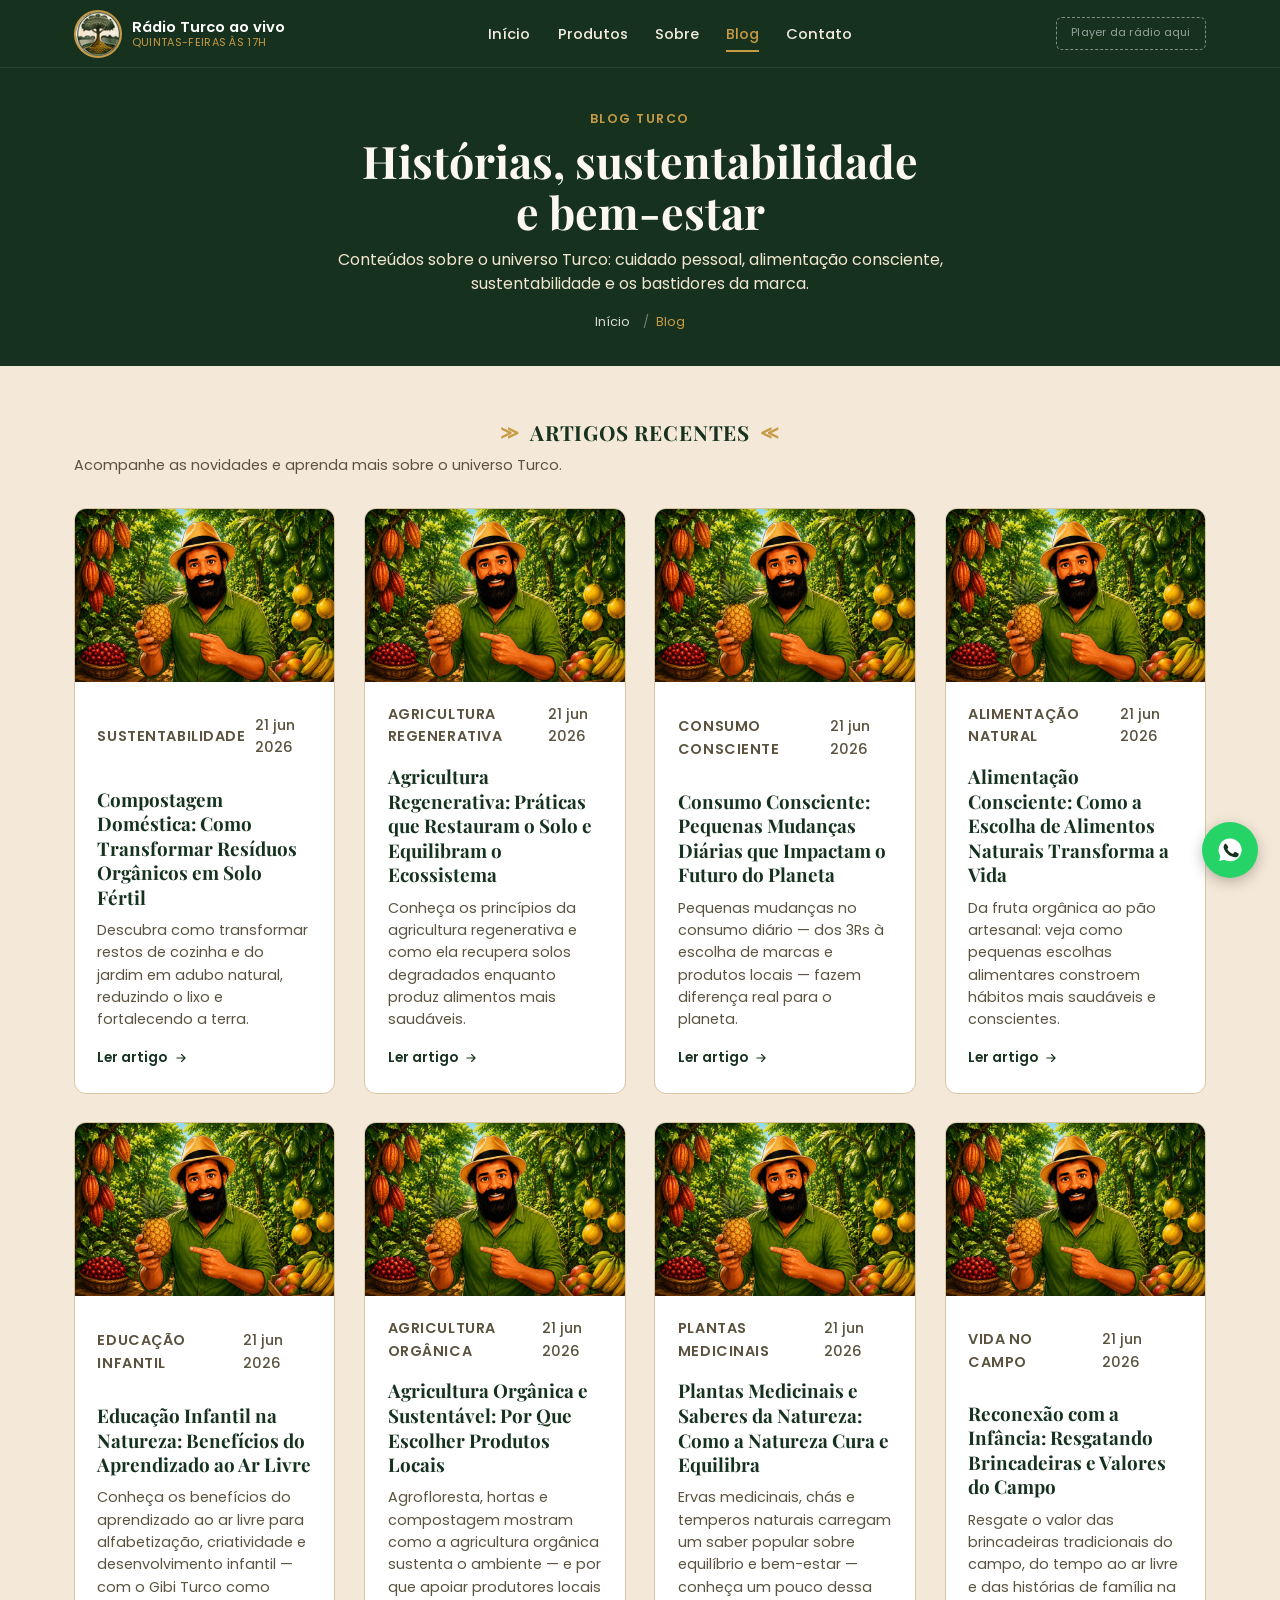
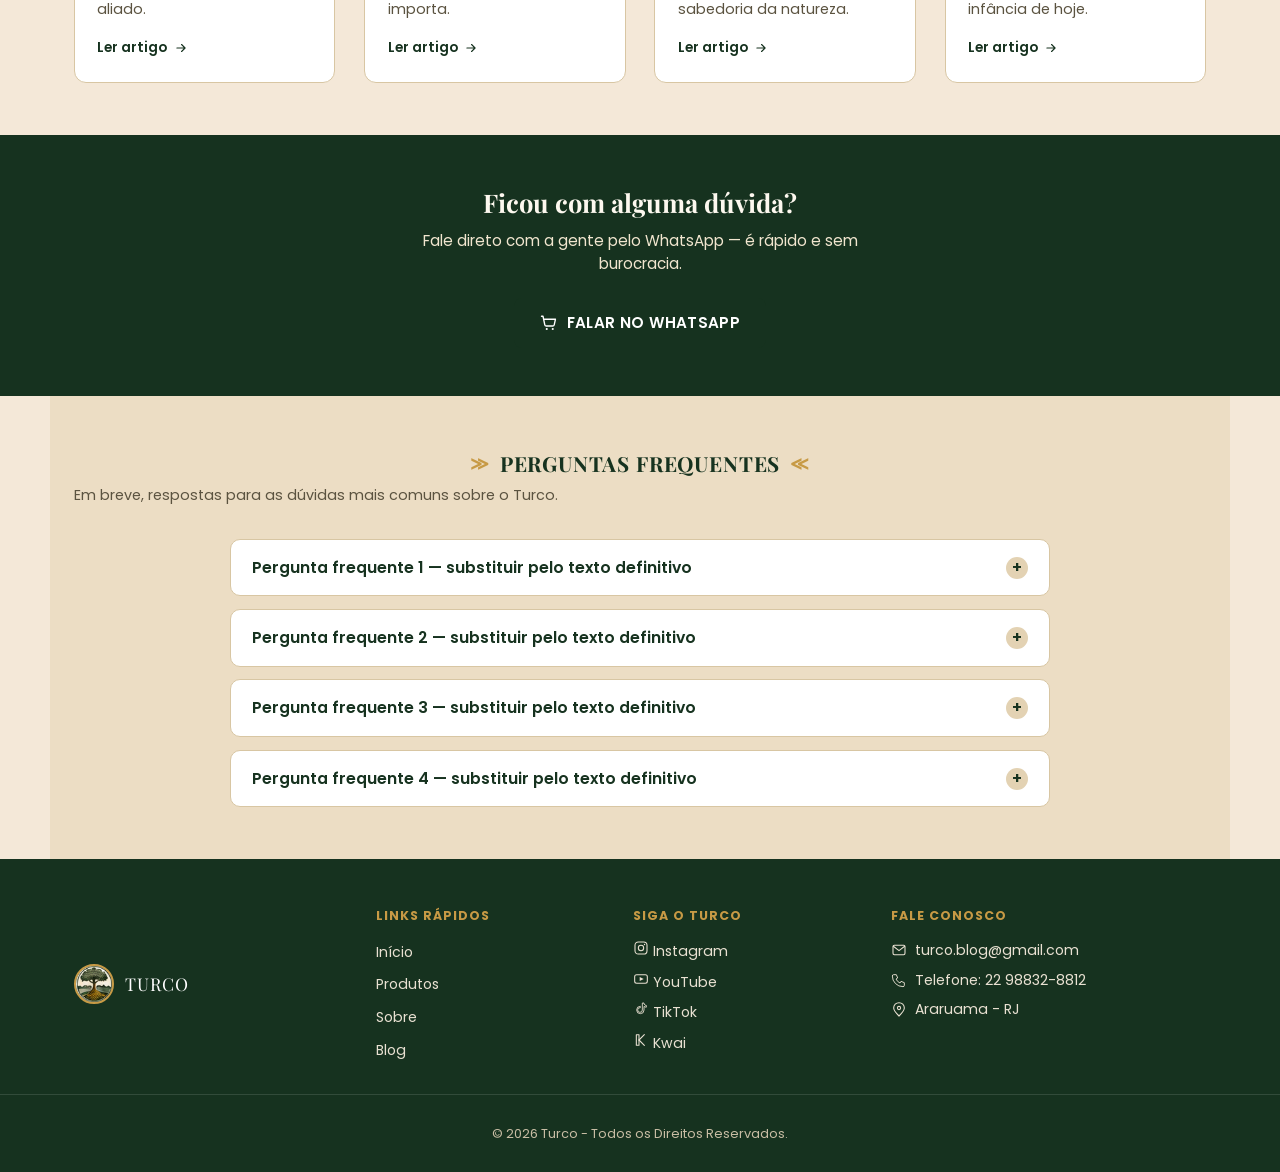
<file: blog.html>
<!DOCTYPE html>
<html lang="pt-BR">
<head>
<meta charset="UTF-8">
<meta name="viewport" content="width=device-width, initial-scale=1.0">

<!-- =================================================================
     TÍTULO E META DESCRIPTION
     Ajustar com palavras-chave definitivas antes de publicar.
     ================================================================= -->
<title>Blog Turco | Histórias, sustentabilidade e bem-estar</title>
<meta name="description" content="Blog da Turco: artigos sobre sustentabilidade, cuidado pessoal, alimentação consciente e o universo da marca. Menos telas, mais histórias.">
<link rel="canonical" href="https://www.turco.blog/blog.html">
<link rel="icon" type="image/png" href="images/favicon.png">

<!-- Open Graph -->
<meta property="og:type" content="website">
<meta property="og:title" content="Blog Turco | Histórias, sustentabilidade e bem-estar">
<meta property="og:description" content="Artigos sobre sustentabilidade, cuidado pessoal, alimentação consciente e o universo da marca Turco.">
<meta property="og:url" content="https://www.turco.blog/blog.html">
<meta property="og:image" content="https://www.turco.blog/images/og-turco.jpg">
<meta property="og:locale" content="pt_BR">

<!-- Twitter Card -->
<meta name="twitter:card" content="summary_large_image">
<meta name="twitter:title" content="Blog Turco | Histórias, sustentabilidade e bem-estar">
<meta name="twitter:description" content="Artigos sobre sustentabilidade, cuidado pessoal, alimentação consciente e o universo da marca Turco.">
<meta name="twitter:image" content="https://www.turco.blog/images/og-turco.jpg">

<link rel="preconnect" href="https://fonts.googleapis.com">
<link rel="preconnect" href="https://fonts.gstatic.com" crossorigin>
<link href="https://fonts.googleapis.com/css2?family=Playfair+Display:ital,wght@0,700;0,800;0,900;1,600;1,700&family=Poppins:wght@400;500;600;700&display=swap" rel="stylesheet">

<link rel="stylesheet" href="css/style.css">

<!-- ============================================================
     SCHEMA.ORG / DADOS ESTRUTURADOS (JSON-LD) — SEO FUTURO
     Mantido comentado, seguindo o mesmo padrão da index.html.
     Ativar e preencher com os dados definitivos de cada artigo
     (autor, data de publicação, imagem final, etc.) quando o
     conteúdo estiver pronto.
=============================================================== -->

<!-- Breadcrumb desta página -->
<!--
<script type="application/ld+json">
{
  "@context": "https://schema.org",
  "@type": "BreadcrumbList",
  "itemListElement": [
    { "@type": "ListItem", "position": 1, "name": "Início", "item": "https://www.turco.blog/" },
    { "@type": "ListItem", "position": 2, "name": "Blog", "item": "https://www.turco.blog/blog.html" }
  ]
}
</script>
-->

<!-- Blog / lista de posts -->
<!--
<script type="application/ld+json">
{
  "@context": "https://schema.org",
  "@type": "Blog",
  "name": "Blog Turco",
  "url": "https://www.turco.blog/blog.html",
  "publisher": {
    "@type": "Organization",
    "name": "Turco",
    "logo": "https://www.turco.blog/images/logo-turco.png"
  },
  "blogPost": [
    { "@type": "BlogPosting", "headline": "Compostagem Doméstica: Como Transformar Resíduos Orgânicos em Solo Fértil", "url": "https://www.turco.blog/artigo1.html" },
    { "@type": "BlogPosting", "headline": "Agricultura Regenerativa: Práticas que Restauram o Solo e Equilibram o Ecossistema", "url": "https://www.turco.blog/artigo2.html" },
    { "@type": "BlogPosting", "headline": "Consumo Consciente: Pequenas Mudanças Diárias que Impactam o Futuro do Planeta", "url": "https://www.turco.blog/artigo3.html" },
    { "@type": "BlogPosting", "headline": "Alimentação Consciente: Como a Escolha de Alimentos Naturais Transforma a Vida", "url": "https://www.turco.blog/artigo4.html" },
    { "@type": "BlogPosting", "headline": "Educação Infantil na Natureza: Benefícios do Aprendizado ao Ar Livre", "url": "https://www.turco.blog/artigo5.html" },
    { "@type": "BlogPosting", "headline": "Agricultura Orgânica e Sustentável: Por Que Escolher Produtos Locais", "url": "https://www.turco.blog/artigo6.html" },
    { "@type": "BlogPosting", "headline": "Plantas Medicinais e Saberes da Natureza: Como a Natureza Cura e Equilibra", "url": "https://www.turco.blog/artigo7.html" },
    { "@type": "BlogPosting", "headline": "Reconexão com a Infância: Resgatando Brincadeiras e Valores do Campo", "url": "https://www.turco.blog/artigo8.html" }
  ]
}
</script>
-->

<!-- FAQPage — ativar quando as perguntas/respostas finais do FAQ
     abaixo estiverem definidas (precisam bater 100% com o texto
     visível na página) -->
<!--
<script type="application/ld+json">
{
  "@context": "https://schema.org",
  "@type": "FAQPage",
  "mainEntity": [
    {
      "@type": "Question",
      "name": "Pergunta exemplo 1?",
      "acceptedAnswer": { "@type": "Answer", "text": "Resposta exemplo 1." }
    },
    {
      "@type": "Question",
      "name": "Pergunta exemplo 2?",
      "acceptedAnswer": { "@type": "Answer", "text": "Resposta exemplo 2." }
    }
  ]
}
</script>
-->

</head>
<body>

<a class="skip-link" href="#conteudo-principal">Pular para o conteúdo</a>

<!-- ============================== HEADER ==============================
     Idêntico ao da index.html — manter sincronizado manualmente nas
     duas páginas (ou futuramente extrair para um include/component). -->
<header class="site-header">
  <div class="header-inner">

    <div class="brand-radio">
      <img class="logo" src="images/logo-turco.png" alt="Turco - logomarca com ilustração de árvore" width="56" height="56">
      <div class="radio-text">
        <strong>Rádio Turco ao vivo</strong>
        <span>Quintas-feiras às 17h</span>
      </div>
    </div>

    <nav class="main-nav" id="main-nav">
      <ul>
        <li><a href="index.html#inicio">Início</a></li>
        <li><a href="index.html#produtos">Produtos</a></li>
        <li><a href="index.html#sobre">Sobre</a></li>
        <li><a href="blog.html" class="active">Blog</a></li>
        <li><a href="index.html#contato">Contato</a></li>
      </ul>
    </nav>

    <!-- ESPAÇO RESERVADO PARA O PLUGIN/PLAYER DA RÁDIO -->
    <div class="radio-plugin-slot" id="radio-plugin-slot" aria-label="Player da Rádio Turco">
      <span>Player da rádio aqui</span>
    </div>

    <button class="nav-toggle" id="nav-toggle" aria-expanded="false" aria-controls="main-nav" aria-label="Abrir menu">
      <span></span><span></span><span></span>
    </button>

  </div>
</header>

<main id="conteudo-principal">

  <!-- ============================== HERO DA PÁGINA ============================== -->
  <section class="page-hero">
    <p class="eyebrow">Blog Turco</p>
    <h1>Histórias, sustentabilidade<br>e bem-estar</h1>
    <p class="page-hero-subtitle">Conteúdos sobre o universo Turco: cuidado pessoal, alimentação consciente, sustentabilidade e os bastidores da marca.</p>

    <!-- Breadcrumb visível (bom para UX e reforça o BreadcrumbList do SEO) -->
    <ul class="breadcrumb">
      <li><a href="index.html">Início</a></li>
      <li aria-current="page">Blog</li>
    </ul>
  </section>

  <!-- ============================== GRID DE ARTIGOS ==============================
       5 cards de artigo. Cada card usa a mesma imagem temporária
       (images/artigo-placeholder.jpg) que também aparece dentro da
       respectiva página de artigo — trocar pela imagem definitiva
       em ambos os lugares quando o conteúdo estiver pronto. -->
  <section class="section blog-grid-section" id="artigos">
    <h2 class="section-title">
      <span class="arrow" aria-hidden="true">&#8811;</span> Artigos Recentes <span class="arrow" aria-hidden="true">&#8810;</span>
    </h2>
    <p class="section-subtitle">Acompanhe as novidades e aprenda mais sobre o universo Turco.</p>

    <ul class="blog-grid">

      <!-- ---------- CARD 1 ---------- -->
      <li class="article-card">
        <a class="article-card-media" href="artigo1.html">
          <img src="images/artigo-placeholder.jpg" alt="Composteira doméstica com restos de vegetais e folhas secas em decomposição" loading="lazy" width="1200" height="800">
        </a>
        <div class="article-card-body">
          <p class="article-card-meta">
            <span class="article-category">Sustentabilidade</span>
            <span class="article-date">21 jun 2026</span>
          </p>
          <h3><a href="artigo1.html">Compostagem Doméstica: Como Transformar Resíduos Orgânicos em Solo Fértil</a></h3>
          <p>Descubra como transformar restos de cozinha e do jardim em adubo natural, reduzindo o lixo e fortalecendo a terra.</p>
          <a class="article-card-link" href="artigo1.html">
            Ler artigo
            <svg class="icon" viewBox="0 0 24 24" width="14" height="14" aria-hidden="true"><path d="M5 12h14M13 6l6 6-6 6" fill="none" stroke="currentColor" stroke-width="2" stroke-linecap="round" stroke-linejoin="round"/></svg>
          </a>
        </div>
      </li>

      <!-- ---------- CARD 2 ---------- -->
      <li class="article-card">
        <a class="article-card-media" href="artigo2.html">
          <img src="images/artigo-placeholder.jpg" alt="Plantação diversificada com cobertura vegetal típica de agricultura regenerativa" loading="lazy" width="1200" height="800">
        </a>
        <div class="article-card-body">
          <p class="article-card-meta">
            <span class="article-category">Agricultura Regenerativa</span>
            <span class="article-date">21 jun 2026</span>
          </p>
          <h3><a href="artigo2.html">Agricultura Regenerativa: Práticas que Restauram o Solo e Equilibram o Ecossistema</a></h3>
          <p>Conheça os princípios da agricultura regenerativa e como ela recupera solos degradados enquanto produz alimentos mais saudáveis.</p>
          <a class="article-card-link" href="artigo2.html">
            Ler artigo
            <svg class="icon" viewBox="0 0 24 24" width="14" height="14" aria-hidden="true"><path d="M5 12h14M13 6l6 6-6 6" fill="none" stroke="currentColor" stroke-width="2" stroke-linecap="round" stroke-linejoin="round"/></svg>
          </a>
        </div>
      </li>

      <!-- ---------- CARD 3 ---------- -->
      <li class="article-card">
        <a class="article-card-media" href="artigo3.html">
          <img src="images/artigo-placeholder.jpg" alt="Mãos selecionando produtos naturais e reutilizáveis em um mercado local" loading="lazy" width="1200" height="800">
        </a>
        <div class="article-card-body">
          <p class="article-card-meta">
            <span class="article-category">Consumo Consciente</span>
            <span class="article-date">21 jun 2026</span>
          </p>
          <h3><a href="artigo3.html">Consumo Consciente: Pequenas Mudanças Diárias que Impactam o Futuro do Planeta</a></h3>
          <p>Pequenas mudanças no consumo diário — dos 3Rs à escolha de marcas e produtos locais — fazem diferença real para o planeta.</p>
          <a class="article-card-link" href="artigo3.html">
            Ler artigo
            <svg class="icon" viewBox="0 0 24 24" width="14" height="14" aria-hidden="true"><path d="M5 12h14M13 6l6 6-6 6" fill="none" stroke="currentColor" stroke-width="2" stroke-linecap="round" stroke-linejoin="round"/></svg>
          </a>
        </div>
      </li>

      <!-- ---------- CARD 4 ---------- -->
      <li class="article-card">
        <a class="article-card-media" href="artigo4.html">
          <img src="images/artigo-placeholder.jpg" alt="Mesa com pão artesanal, mel, ovos caipiras e frutas orgânicas frescas" loading="lazy" width="1200" height="800">
        </a>
        <div class="article-card-body">
          <p class="article-card-meta">
            <span class="article-category">Alimentação Natural</span>
            <span class="article-date">21 jun 2026</span>
          </p>
          <h3><a href="artigo4.html">Alimentação Consciente: Como a Escolha de Alimentos Naturais Transforma a Vida</a></h3>
          <p>Da fruta orgânica ao pão artesanal: veja como pequenas escolhas alimentares constroem hábitos mais saudáveis e conscientes.</p>
          <a class="article-card-link" href="artigo4.html">
            Ler artigo
            <svg class="icon" viewBox="0 0 24 24" width="14" height="14" aria-hidden="true"><path d="M5 12h14M13 6l6 6-6 6" fill="none" stroke="currentColor" stroke-width="2" stroke-linecap="round" stroke-linejoin="round"/></svg>
          </a>
        </div>
      </li>

      <!-- ---------- CARD 5 ---------- -->
      <li class="article-card">
        <a class="article-card-media" href="artigo5.html">
          <img src="images/artigo-placeholder.jpg" alt="Crianças explorando jardim e observando plantas ao ar livre" loading="lazy" width="1200" height="800">
        </a>
        <div class="article-card-body">
          <p class="article-card-meta">
            <span class="article-category">Educação Infantil</span>
            <span class="article-date">21 jun 2026</span>
          </p>
          <h3><a href="artigo5.html">Educação Infantil na Natureza: Benefícios do Aprendizado ao Ar Livre</a></h3>
          <p>Conheça os benefícios do aprendizado ao ar livre para alfabetização, criatividade e desenvolvimento infantil — com o Gibi Turco como aliado.</p>
          <a class="article-card-link" href="artigo5.html">
            Ler artigo
            <svg class="icon" viewBox="0 0 24 24" width="14" height="14" aria-hidden="true"><path d="M5 12h14M13 6l6 6-6 6" fill="none" stroke="currentColor" stroke-width="2" stroke-linecap="round" stroke-linejoin="round"/></svg>
          </a>
        </div>
      </li>

      <!-- ---------- CARD 6 ---------- -->
      <li class="article-card">
        <a class="article-card-media" href="artigo6.html">
          <img src="images/artigo-placeholder.jpg" alt="Horta orgânica diversificada cultivada por agricultura familiar" loading="lazy" width="1200" height="800">
        </a>
        <div class="article-card-body">
          <p class="article-card-meta">
            <span class="article-category">Agricultura Orgânica</span>
            <span class="article-date">21 jun 2026</span>
          </p>
          <h3><a href="artigo6.html">Agricultura Orgânica e Sustentável: Por Que Escolher Produtos Locais</a></h3>
          <p>Agrofloresta, hortas e compostagem mostram como a agricultura orgânica sustenta o ambiente — e por que apoiar produtores locais importa.</p>
          <a class="article-card-link" href="artigo6.html">
            Ler artigo
            <svg class="icon" viewBox="0 0 24 24" width="14" height="14" aria-hidden="true"><path d="M5 12h14M13 6l6 6-6 6" fill="none" stroke="currentColor" stroke-width="2" stroke-linecap="round" stroke-linejoin="round"/></svg>
          </a>
        </div>
      </li>

      <!-- ---------- CARD 7 ---------- -->
      <li class="article-card">
        <a class="article-card-media" href="artigo7.html">
          <img src="images/artigo-placeholder.jpg" alt="Ervas medicinais frescas e secas dispostas para preparo de chá" loading="lazy" width="1200" height="800">
        </a>
        <div class="article-card-body">
          <p class="article-card-meta">
            <span class="article-category">Plantas Medicinais</span>
            <span class="article-date">21 jun 2026</span>
          </p>
          <h3><a href="artigo7.html">Plantas Medicinais e Saberes da Natureza: Como a Natureza Cura e Equilibra</a></h3>
          <p>Ervas medicinais, chás e temperos naturais carregam um saber popular sobre equilíbrio e bem-estar — conheça um pouco dessa sabedoria da natureza.</p>
          <a class="article-card-link" href="artigo7.html">
            Ler artigo
            <svg class="icon" viewBox="0 0 24 24" width="14" height="14" aria-hidden="true"><path d="M5 12h14M13 6l6 6-6 6" fill="none" stroke="currentColor" stroke-width="2" stroke-linecap="round" stroke-linejoin="round"/></svg>
          </a>
        </div>
      </li>

      <!-- ---------- CARD 8 ---------- -->
      <li class="article-card">
        <a class="article-card-media" href="artigo8.html">
          <img src="images/artigo-placeholder.jpg" alt="Crianças brincando ao ar livre em ambiente rural, entre árvores e terra" loading="lazy" width="1200" height="800">
        </a>
        <div class="article-card-body">
          <p class="article-card-meta">
            <span class="article-category">Vida no Campo</span>
            <span class="article-date">21 jun 2026</span>
          </p>
          <h3><a href="artigo8.html">Reconexão com a Infância: Resgatando Brincadeiras e Valores do Campo</a></h3>
          <p>Resgate o valor das brincadeiras tradicionais do campo, do tempo ao ar livre e das histórias de família na infância de hoje.</p>
          <a class="article-card-link" href="artigo8.html">
            Ler artigo
            <svg class="icon" viewBox="0 0 24 24" width="14" height="14" aria-hidden="true"><path d="M5 12h14M13 6l6 6-6 6" fill="none" stroke="currentColor" stroke-width="2" stroke-linecap="round" stroke-linejoin="round"/></svg>
          </a>
        </div>
      </li>

    </ul>
  </section>

  <!-- ============================== CTA WHATSAPP ============================== -->
  <section class="blog-cta">
    <h2>Ficou com alguma dúvida?</h2>
    <p>Fale direto com a gente pelo WhatsApp — é rápido e sem burocracia.</p>
    <a class="btn btn-primary"
       href="https://wa.me/5522988328812?text=Ol%C3%A1!%20Vim%20do%20blog%20da%20Turco%20e%20tenho%20uma%20d%C3%BAvida."
       target="_blank" rel="noopener">
      <svg class="icon" viewBox="0 0 24 24" width="18" height="18" aria-hidden="true"><path d="M2 3h2l2.4 11.4A2 2 0 0 0 8.35 16H17a2 2 0 0 0 1.95-1.55L20.6 7H6" fill="none" stroke="currentColor" stroke-width="1.8" stroke-linecap="round" stroke-linejoin="round"/><circle cx="9" cy="20" r="1.4" fill="currentColor"/><circle cx="17" cy="20" r="1.4" fill="currentColor"/></svg>
      FALAR NO WHATSAPP
    </a>
  </section>

  <!-- ============================== FAQ ==============================
       Espaço reservado para as perguntas frequentes gerais do blog.
       Usa <details>/<summary> nativo — funciona sem JavaScript.
       Basta duplicar o bloco .faq-item e trocar pergunta/resposta.
       IMPORTANTE: ao preencher o conteúdo definitivo, ativar também
       o JSON-LD "FAQPage" comentado no <head> com o mesmo texto. -->
  <section class="section faq-section" id="faq">
    <h2 class="section-title">
      <span class="arrow" aria-hidden="true">&#8811;</span> Perguntas Frequentes <span class="arrow" aria-hidden="true">&#8810;</span>
    </h2>
    <p class="section-subtitle">Em breve, respostas para as dúvidas mais comuns sobre o Turco.</p>

    <ul class="faq-list">

      <li class="faq-item">
        <details>
          <summary>
            Pergunta frequente 1 — substituir pelo texto definitivo
            <span class="faq-icon" aria-hidden="true">+</span>
          </summary>
          <p class="faq-answer">Resposta da pergunta 1. Conteúdo placeholder a ser preenchido na etapa de redação do FAQ.</p>
        </details>
      </li>

      <li class="faq-item">
        <details>
          <summary>
            Pergunta frequente 2 — substituir pelo texto definitivo
            <span class="faq-icon" aria-hidden="true">+</span>
          </summary>
          <p class="faq-answer">Resposta da pergunta 2. Conteúdo placeholder a ser preenchido na etapa de redação do FAQ.</p>
        </details>
      </li>

      <li class="faq-item">
        <details>
          <summary>
            Pergunta frequente 3 — substituir pelo texto definitivo
            <span class="faq-icon" aria-hidden="true">+</span>
          </summary>
          <p class="faq-answer">Resposta da pergunta 3. Conteúdo placeholder a ser preenchido na etapa de redação do FAQ.</p>
        </details>
      </li>

      <li class="faq-item">
        <details>
          <summary>
            Pergunta frequente 4 — substituir pelo texto definitivo
            <span class="faq-icon" aria-hidden="true">+</span>
          </summary>
          <p class="faq-answer">Resposta da pergunta 4. Conteúdo placeholder a ser preenchido na etapa de redação do FAQ.</p>
        </details>
      </li>

    </ul>
  </section>

</main>

<!-- ============================== FOOTER ==============================
     Idêntico ao da index.html — manter sincronizado manualmente. -->
<footer class="site-footer" id="contato">
  <div class="footer-inner">

    <div class="footer-brand">
      <img class="logo" src="images/logo-turco.png" alt="Turco" width="48" height="48">
      <span>TURCO</span>
    </div>

    <div class="footer-col">
      <h3>Links rápidos</h3>
      <ul>
        <li><a href="index.html#inicio">Início</a></li>
        <li><a href="index.html#produtos">Produtos</a></li>
        <li><a href="index.html#sobre">Sobre</a></li>
        <li><a href="blog.html">Blog</a></li>
      </ul>
    </div>

    <div class="footer-col">
      <h3>Siga o Turco</h3>
      <ul class="social-list">
        <li>
          <a href="https://www.instagram.com/turco.blog" target="_blank" rel="noopener">
            <svg class="icon" viewBox="0 0 24 24" width="16" height="16" aria-hidden="true"><rect x="3" y="3" width="18" height="18" rx="5" fill="none" stroke="currentColor" stroke-width="1.6"/><circle cx="12" cy="12" r="4" fill="none" stroke="currentColor" stroke-width="1.6"/><circle cx="17.3" cy="6.7" r="1" fill="currentColor"/></svg>
            Instagram
          </a>
        </li>
        <li>
          <a href="https://www.youtube.com/@turco.blog" target="_blank" rel="noopener">
            <svg class="icon" viewBox="0 0 24 24" width="16" height="16" aria-hidden="true"><rect x="2.5" y="5.5" width="19" height="13" rx="3" fill="none" stroke="currentColor" stroke-width="1.6"/><polygon points="10,9 16,12 10,15" fill="currentColor"/></svg>
            YouTube
          </a>
        </li>
        <li>
          <a href="https://www.tiktok.com/@turco.blog" target="_blank" rel="noopener">
            <svg class="icon" viewBox="0 0 24 24" width="16" height="16" aria-hidden="true"><path d="M14 3 v10.5 a3.5 3.5 0 1 1 -3 -3.46 V8 a5.5 5.5 0 1 0 5.5 5.5 V8.2 a6 6 0 0 0 3.5 1.1 V6.7 a4 4 0 0 1 -3.5 -2.2 V3 Z" fill="none" stroke="currentColor" stroke-width="1.3" stroke-linejoin="round"/></svg>
            TikTok
          </a>
        </li>
        <li>
          <a href="https://www.kwai.com/turco.blog" target="_blank" rel="noopener">
            <svg class="icon" viewBox="0 0 24 24" width="16" height="16" aria-hidden="true"><path d="M5 4 h4 v16 H5 Z" fill="none" stroke="currentColor" stroke-width="1.6" stroke-linejoin="round"/><path d="M9 12 l8 -8" fill="none" stroke="currentColor" stroke-width="1.6" stroke-linecap="round"/><path d="M9 12 l8 8" fill="none" stroke="currentColor" stroke-width="1.6" stroke-linecap="round"/></svg>
            Kwai
          </a>
        </li>
      </ul>
    </div>

    <div class="footer-col">
      <h3>Fale conosco</h3>
      <ul class="contact-list">
        <li>
          <svg class="icon" viewBox="0 0 24 24" width="16" height="16" aria-hidden="true"><rect x="3" y="5" width="18" height="14" rx="2" fill="none" stroke="currentColor" stroke-width="1.6"/><path d="M3 6 l9 7 9 -7" fill="none" stroke="currentColor" stroke-width="1.6"/></svg>
          <a href="mailto:turco.blog@gmail.com">turco.blog@gmail.com</a>
        </li>
        <li>
          <svg class="icon" viewBox="0 0 24 24" width="16" height="16" aria-hidden="true"><path d="M4 4 h4 l2 5 -2.5 1.5 a12 12 0 0 0 6 6 L15 14 l5 2 v4 a2 2 0 0 1 -2 2 A16 16 0 0 1 2 6 a2 2 0 0 1 2 -2 Z" fill="none" stroke="currentColor" stroke-width="1.4" stroke-linejoin="round"/></svg>
          <a href="tel:+5522988328812">Telefone: 22 98832-8812</a>
        </li>
        <li>
          <svg class="icon" viewBox="0 0 24 24" width="16" height="16" aria-hidden="true"><path d="M12 21 C 7 16, 4 12.4, 4 9 a8 8 0 1 1 16 0 c 0 3.4 -3 7 -8 12 Z" fill="none" stroke="currentColor" stroke-width="1.6"/><circle cx="12" cy="9" r="2.4" fill="none" stroke="currentColor" stroke-width="1.6"/></svg>
          Araruama - RJ
        </li>
      </ul>
    </div>

  </div>

  <div class="footer-bottom">
    <p>&copy; 2026 Turco - Todos os Direitos Reservados.</p>
  </div>
</footer>

<!-- Botão flutuante de WhatsApp -->
<a class="whatsapp-float" href="https://wa.me/5522988328812?text=Ol%C3%A1!%20Gostaria%20de%20saber%20mais%20sobre%20os%20produtos%20Turco." target="_blank" rel="noopener" aria-label="Fale com o Turco no WhatsApp">
  <svg viewBox="0 0 32 32" width="28" height="28" aria-hidden="true"><path d="M16 3 a13 13 0 0 0 -11 20 l-1.3 5.6 5.8 -1.5 A13 13 0 1 0 16 3 Z" fill="#ffffff"/><path d="M11.5 9.8 c.4 -.1 1 -.1 1.3 .5 c.3 .6 1 2.1 1.1 2.3 c.1 .3 .1 .5 0 .8 c-.2 .3 -.3 .5 -.6 .8 c-.3 .3 -.5 .5 -.2 1 c.3 .6 1.2 1.9 2.5 3 c1.7 1.4 2.9 1.8 3.4 2 c.4 .1 .6 .1 .9 -.2 c.3 -.4 1 -1.2 1.3 -1.6 c.3 -.4 .6 -.3 1 -.2 c.4 .2 2.5 1.2 2.9 1.4 c.4 .2 .7 .3 .8 .5 c.1 .2 .1 1.1 -.3 2.1 c-.4 1 -2.1 2 -2.9 2.1 c-.7 .1 -1.6 .2 -5.1 -1.1 c-4.3 -1.7 -7 -5.9 -7.2 -6.2 c-.2 -.3 -1.7 -2.3 -1.7 -4.4 c0 -2.1 1.1 -3.1 1.5 -3.5 c.4 -.4 .9 -.5 1.3 -.6 Z" fill="#16321f"/></svg>
</a>

<script src="js/script.js"></script>
</body>
</html>
</file>
<file: css/style.css>
/* ===================================================================
   TURCO — folha de estilos principal
   =================================================================== */

:root{
  --verde-escuro:   #16321f;
  --verde-escuro-2: #0e2316;
  --creme:          #f4e8d8;
  --bege:           #ecddc4;
  --bege-2:         #e3d2b3;
  --dourado:        #c79a45;
  --texto:          #2a2014;
  --texto-claro:    #5b5340;
  --branco:         #ffffff;
  --borda:          #d8c6a3;

  --font-display: 'Playfair Display', Georgia, serif;
  --font-body: 'Poppins', Arial, sans-serif;
}

*,*::before,*::after{ box-sizing:border-box; }

html{ scroll-behavior:smooth; }

body{
  margin:0;
  font-family:var(--font-body);
  color:var(--texto);
  background:var(--creme);
  line-height:1.5;
  -webkit-font-smoothing:antialiased;
}

img{ max-width:100%; display:block; }

a{ color:inherit; text-decoration:none; }

ul{ margin:0; padding:0; }

h1,h2,h3{
  font-family:var(--font-display);
  margin:0;
  color:var(--verde-escuro);
}

.skip-link{
  position:absolute;
  left:-999px;
  top:auto;
}
.skip-link:focus{
  left:8px;
  top:8px;
  background:#fff;
  color:#000;
  padding:.5rem 1rem;
  z-index:999;
  border-radius:4px;
}

/* -------------------------------------------------------------
   Botões
   ------------------------------------------------------------- */
.btn{
  display:inline-flex;
  align-items:center;
  gap:.55rem;
  background:var(--verde-escuro);
  color:#fff;
  font-family:var(--font-body);
  font-weight:600;
  font-size:.95rem;
  letter-spacing:.02em;
  padding:.85rem 1.6rem;
  border-radius:8px;
  border:none;
  cursor:pointer;
  transition:background .2s ease, transform .15s ease;
}
.btn:hover{ background:var(--verde-escuro-2); transform:translateY(-1px); }
.btn .icon{ flex-shrink:0; }
.btn-play{ margin-top:1rem; }

/* -------------------------------------------------------------
   HEADER
   ------------------------------------------------------------- */
.site-header{
  background:var(--verde-escuro);
  position:sticky;
  top:0;
  z-index:100;
  border-bottom:1px solid rgba(255,255,255,.08);
}

.header-inner{
  max-width:1180px;
  margin:0 auto;
  display:flex;
  align-items:center;
  justify-content:space-between;
  gap:1.2rem;
  padding:.6rem 1.5rem;
}

.brand-radio{
  display:flex;
  align-items:center;
  gap:.6rem;
  flex-shrink:0;
}
.brand-radio .logo{
  width:48px;
  height:48px;
  border-radius:50%;
  object-fit:cover;
  border:2px solid var(--dourado);
  background:#fff;
}
.radio-text{ display:flex; flex-direction:column; line-height:1.25; }
.radio-text strong{ color:#fff; font-size:.92rem; font-weight:600; }
.radio-text span{ color:var(--dourado); font-size:.68rem; letter-spacing:.03em; text-transform:uppercase; }

.main-nav ul{
  display:flex;
  align-items:center;
  gap:1.7rem;
  list-style:none;
}
.main-nav a{
  color:#f3ecdf;
  font-size:.92rem;
  font-weight:500;
  padding-bottom:6px;
  border-bottom:2px solid transparent;
  transition:color .2s ease, border-color .2s ease;
}
.main-nav a:hover{ color:var(--dourado); }
.main-nav a.active{ color:var(--dourado); border-bottom-color:var(--dourado); }

/* Espaço reservado para o plugin/player da rádio */
.radio-plugin-slot{
  flex-shrink:0;
  border:1px dashed rgba(255,255,255,.45);
  color:rgba(255,255,255,.55);
  font-size:.68rem;
  letter-spacing:.02em;
  padding:.45rem .9rem;
  border-radius:6px;
  white-space:nowrap;
}

.nav-toggle{
  display:none;
  flex-direction:column;
  justify-content:center;
  gap:5px;
  width:32px;
  height:32px;
  background:none;
  border:none;
  cursor:pointer;
  padding:0;
}
.nav-toggle span{
  display:block;
  width:100%;
  height:2px;
  background:#fff;
}

/* -------------------------------------------------------------
   Utilidades de seção
   ------------------------------------------------------------- */
.section{
  padding:3.2rem 1.5rem;
}
.section-inner,
.section{
  max-width:1180px;
  margin:0 auto;
}

.eyebrow{
  font-size:.78rem;
  letter-spacing:.12em;
  text-transform:uppercase;
  color:var(--dourado);
  font-weight:600;
  margin:0 0 .4rem;
}

.tagline{
  font-family:var(--font-display);
  font-style:italic;
  font-size:1.25rem;
  color:var(--texto);
  margin:.2rem 0 1.3rem;
}

.price-lines{
  font-size:1.05rem;
  font-weight:600;
  margin:1.1rem 0 1.4rem;
}
.price-big{ font-family:var(--font-display); font-size:2rem; font-weight:800; color:var(--verde-escuro); margin:0; }
.price-sub{ font-size:.9rem; color:var(--texto-claro); margin:.1rem 0 1rem; }

.boxed-note{
  border:1.5px solid var(--verde-escuro);
  border-radius:10px;
  padding:1rem 1.3rem;
  font-size:.92rem;
  text-align:center;
  max-width:420px;
  margin-bottom:1.3rem;
}

.checklist{
  list-style:none;
  display:flex;
  flex-direction:column;
  gap:.7rem;
  font-size:.92rem;
}
.checklist .check{
  display:inline-flex;
  align-items:center;
  justify-content:center;
  width:18px;
  height:18px;
  border-radius:50%;
  background:var(--verde-escuro);
  color:#fff;
  font-size:.65rem;
  margin-right:.5rem;
}
.checklist-inline{ margin:.8rem 0; }

.hotmart-note{
  font-size:.85rem;
  color:var(--texto-claro);
}

.decor-branch{ display:block; margin-bottom:.5rem; }

/* -------------------------------------------------------------
   HERO — GIBI TURCO
   ------------------------------------------------------------- */
.hero{
  position:relative;
  display:flex;
  align-items:center;
  min-height:600px;
  padding:0;
  overflow:hidden;
  background:var(--verde-escuro-2);
}
.hero-bg{
  position:absolute;
  inset:0;
  width:100%;
  height:100%;
  object-fit:cover;
  object-position:center 30%;
  z-index:0;
}
.hero-overlay{
  position:absolute;
  inset:0;
  z-index:1;
  /* Esmaece a imagem do lado direito (onde o texto fica) e mantém
     o lado esquerdo (homem + gibi) mais visível. Ajuste os stops
     da gradiente se trocar a foto ou o lado do texto. */
  background:linear-gradient(
    100deg,
    rgba(15,25,15,0) 0%,
    rgba(15,25,15,.15) 38%,
    rgba(15,25,15,.55) 60%,
    rgba(15,25,15,.72) 100%
  );
}

.hero-content{
  position:relative;
  z-index:2;
  margin-left:auto;
  width:min(50%, 540px);
  padding:3rem 4vw 3rem 0;
  color:#fdf8ef;
}
.hero-content h1{
  font-size:2.6rem;
  font-weight:800;
  letter-spacing:.01em;
  color:#fdf8ef;
}
.hero-content .tagline{ color:#f1e6cf; }
.hero-content .boxed-note{
  border-color:rgba(253,248,239,.55);
  background:rgba(15,25,15,.28);
  color:#fdf8ef;
  backdrop-filter:blur(2px);
}
.hero-content .price-lines{ color:#fdf8ef; }

/* -------------------------------------------------------------
   MANIFESTO + VÍDEO
   ------------------------------------------------------------- */
.manifesto{
  display:flex;
  background:var(--bege);
  padding:0;
}
.manifesto-text{
  flex:1 1 42%;
  display:flex;
  flex-direction:column;
  align-items:center;
  justify-content:center;
  text-align:center;
  padding:3.2rem 2.5rem;
}
.manifesto-text h2{
  font-style:italic;
  font-size:1.9rem;
  line-height:1.3;
  margin:.2rem 0 1rem;
}
.manifesto-text .divider{ margin:.4rem 0 1rem; }
.manifesto-text p:not(.eyebrow){
  max-width:340px;
  color:var(--texto-claro);
  font-size:.95rem;
}

.manifesto-video{
  flex:1 1 58%;
  display:flex;
  flex-direction:column;
  align-items:center;
  justify-content:center;
  background:var(--creme);
  padding:2.5rem 2rem;
}
.video-wrapper{
  position:relative;
  width:100%;
  max-width:560px;
  aspect-ratio:16/9;
  background:#000;
  border-radius:6px;
  overflow:hidden;
}
/* Use esta variação quando o vídeo for vertical (ex: YouTube Shorts).
   Basta adicionar a classe "vertical" junto de "video-wrapper" no HTML. */
.video-wrapper.vertical{
  max-width:340px;
  aspect-ratio:9/16;
  margin:0 auto;
}
.video-wrapper iframe{
  position:absolute;
  inset:0;
  width:100%;
  height:100%;
  border:0;
}

/* -------------------------------------------------------------
   SHAMPOO TURCO PARA BARBA
   ------------------------------------------------------------- */
/* Layout principal definido no bloco "SEÇÕES ESTILO HERO" (mais abaixo neste arquivo) */
/* -------------------------------------------------------------
   E-BOOK 20 FRUTAS POR DIA
   ------------------------------------------------------------- */
/* Layout principal definido no bloco "SEÇÕES ESTILO HERO" (mesmo padrão do shampoo) */

/* -------------------------------------------------------------
   OUTROS PRODUTOS
   ------------------------------------------------------------- */
.outros-produtos{ text-align:center; background:var(--creme); }
.section-title{
  font-size:1.3rem;
  letter-spacing:.04em;
  text-transform:uppercase;
  display:flex;
  align-items:center;
  justify-content:center;
  gap:.6rem;
}
.section-title .arrow{ color:var(--dourado); font-size:1.1rem; }
.section-subtitle{ color:var(--texto-claro); font-size:.9rem; margin:.4rem 0 2rem; }

.produto-grid{
  display:flex;
  flex-wrap:wrap;
  justify-content:center;
  gap:1.4rem;
  list-style:none;
}
.produto-grid li{
  display:flex;
  flex-direction:column;
  align-items:center;
  gap:.6rem;
  width:110px;
}
.icon-box{
  width:84px;
  height:84px;
  display:flex;
  align-items:center;
  justify-content:center;
  background:var(--bege-2);
  border-radius:10px;
}
.produto-grid .label{ font-size:.78rem; color:var(--texto); }

/* -------------------------------------------------------------
   CAFÉ TURCO
   ------------------------------------------------------------- */
/* Layout principal definido no bloco "SEÇÕES ESTILO HERO" (mesmo padrão do shampoo) */
/* -------------------------------------------------------------
   PATROCINADORES
   ------------------------------------------------------------- */
.patrocinadores{ text-align:center; background:var(--creme); }
.sponsor-grid{
  display:flex;
  flex-wrap:wrap;
  justify-content:center;
  align-items:center;
  gap:2.4rem;
  list-style:none;
  margin-top:1.6rem;
}
.sponsor-grid li{ height:56px; display:flex; align-items:center; }
.sponsor-grid img{ height:100%; width:auto; object-fit:contain; filter:saturate(.95); }

/* -------------------------------------------------------------
   FOOTER
   ------------------------------------------------------------- */
.site-footer{ background:var(--verde-escuro); color:#e9e1d2; }

.footer-inner{
  max-width:1180px;
  margin:0 auto;
  display:grid;
  grid-template-columns:1.2fr 1fr 1fr 1.4fr;
  gap:2rem;
  padding:3rem 1.5rem 2rem;
}

.footer-brand{ display:flex; align-items:center; gap:.7rem; }
.footer-brand .logo{ width:40px; height:40px; border-radius:50%; border:2px solid var(--dourado); }
.footer-brand span{ font-family:var(--font-display); font-size:1.1rem; letter-spacing:.05em; color:#fff; }

.footer-col h3{
  color:var(--dourado);
  font-family:var(--font-body);
  font-size:.78rem;
  letter-spacing:.08em;
  text-transform:uppercase;
  margin-bottom:.9rem;
}
.footer-col ul{ list-style:none; display:flex; flex-direction:column; gap:.55rem; }
.footer-col a{ color:#e9e1d2; font-size:.88rem; }
.footer-col a:hover{ color:var(--dourado); }

.social-list li,
.contact-list li{ display:flex; align-items:center; gap:.5rem; font-size:.88rem; }
.contact-list .icon{ flex-shrink:0; }

.footer-bottom{
  border-top:1px solid rgba(255,255,255,.12);
  text-align:center;
  padding:1rem 1.5rem;
  font-size:.8rem;
  color:#c8bda4;
}

/* -------------------------------------------------------------
   Botão flutuante de WhatsApp
   ------------------------------------------------------------- */
.whatsapp-float{
  position:fixed;
  bottom:22px;
  right:22px;
  width:56px;
  height:56px;
  border-radius:50%;
  background:#25D366;
  display:flex;
  align-items:center;
  justify-content:center;
  box-shadow:0 4px 14px rgba(0,0,0,.25);
  z-index:200;
  transition:transform .15s ease;
}
.whatsapp-float:hover{ transform:scale(1.06); }

/* -------------------------------------------------------------
   Responsivo
   ------------------------------------------------------------- */
@media (max-width: 980px){
  .footer-inner{ grid-template-columns:1fr 1fr; }
}

@media (max-width: 880px){
  .manifesto{
    flex-direction:column;
  }
  .manifesto-video{ order:-1; }
  .cafe-branch{ display:none; }
}

@media (max-width: 760px){
  .header-inner{ flex-wrap:wrap; }
  .main-nav{
    order:3;
    width:100%;
    display:none;
  }
  .main-nav.open{ display:block; }
  .main-nav ul{
    flex-direction:column;
    align-items:flex-start;
    gap:.9rem;
    padding:1rem 0;
  }
  .radio-plugin-slot{ display:none; }
  .nav-toggle{ display:flex; }
  .hero{ min-height:480px; }
  .hero-overlay{
    /* No mobile a foto fica mais "fechada" (cover), então escurece
       a imagem inteira de forma uniforme para o texto continuar legível. */
    background:linear-gradient(
      180deg,
      rgba(15,25,15,.25) 0%,
      rgba(15,25,15,.62) 55%,
      rgba(15,25,15,.78) 100%
    );
  }
  .hero-content{
    width:92%;
    margin:0 auto;
    padding:2.4rem 0;
    text-align:center;
    align-items:center;
  }
  .hero-content h1{ font-size:2.1rem; }
  .boxed-note{ margin-left:auto; margin-right:auto; }
}

@media (max-width: 600px){
  .section{ padding:2.4rem 1.2rem; }
  .footer-inner{ grid-template-columns:1fr; gap:1.8rem; }
  .produto-grid li{ width:84px; }
  .icon-box{ width:68px; height:68px; }
}
/* =====================================================
   SEÇÕES ESTILO HERO
===================================================== */

.produto-shampoo,
.produto-ebook,
.produto-cafe{
    position: relative;
    min-height: 100vh;
    overflow: hidden;

    display: flex;
    align-items: center;
}

/* imagem de fundo */

.produto-shampoo .hero-bg,
.produto-ebook .hero-bg,
.produto-cafe .hero-bg{
    position: absolute;
    inset: 0;

    width: 100%;
    height: 100%;

    object-fit: cover;
    object-position: center;

    z-index: 1;
}

/* camada escura */

.produto-shampoo .hero-overlay,
.produto-ebook .hero-overlay,
.produto-cafe .hero-overlay{
    position: absolute;
    inset: 0;

    background: rgba(0,0,0,.20);

    z-index: 2;
}

/* bloco de conteúdo */

.produto-ebook .ebook-info,
.produto-cafe .cafe-info{

    position: relative;
    z-index: 3;

    width: 50%;
    max-width: 620px;

    margin-left: 8%;

    color: #fff;
}

/* bloco de conteúdo do shampoo — alinhado à direita da tela */

.produto-shampoo .produto-info{

    position: relative;
    z-index: 3;

    width: 50%;
    max-width: 620px;

    margin-left: auto;
    margin-right: 8%;

    color: #fff;
    text-align: right;
}

.produto-shampoo .checklist{
    display: flex;
    flex-direction: column;
    gap: .7rem;

    width: fit-content;

    margin-top: 20px;     /* espaço abaixo do botão */
    margin-left: auto;    /* mantém o bloco à direita */
    margin-right: 0;

    text-align: left;
    align-items: flex-start;

    color: #fff;
}

/* textos */

.produto-shampoo h2,
.produto-ebook h2,
.produto-cafe h2{
    color:#fff;

    font-size: clamp(2.5rem,5vw,5rem);
    line-height:1.05;

    text-shadow:0 4px 20px rgba(0,0,0,.5);
}

.produto-shampoo p,
.produto-ebook p,
.produto-cafe p,
.produto-shampoo li,
.produto-ebook li,
.produto-cafe li{
    color:#fff;

    text-shadow:0 2px 10px rgba(0,0,0,.6);
}

.produto-shampoo .price-big,
.produto-ebook .price-big,
.produto-cafe .price-big{
    color:#fff;
}

/* botão */

.produto-shampoo .btn,
.produto-ebook .btn,
.produto-cafe .btn{
    margin-top:20px;
}

/* =====================================================================
   BLOG — listagem (blog.html) + artigo individual (artigoN.html)
   =====================================================================
   Bloco adicionado para as páginas de conteúdo do blog. Reaproveita as
   variáveis de cor/fonte e os componentes já existentes (.btn, .section,
   .eyebrow, .tagline, etc). Tudo comentado para facilitar manutenção e
   futuras alterações de conteúdo/design.
   ===================================================================== */

/* -------------------------------------------------------------
   HERO INTERNO (topo de página simples, usado em blog.html e
   nas páginas de artigo — substitui o hero grande da home)
   ------------------------------------------------------------- */
.page-hero{
  background:var(--verde-escuro);
  padding:2.6rem 1.5rem 2.2rem;
  text-align:center;
}
.page-hero .eyebrow{ color:var(--dourado); }
.page-hero h1{
  color:#fdf8ef;
  font-size:clamp(1.9rem, 4vw, 2.8rem);
  line-height:1.15;
  margin:.3rem 0 .6rem;
}
.page-hero .page-hero-subtitle{
  color:#f1e6cf;
  font-size:1rem;
  max-width:620px;
  margin:0 auto;
}

/* Breadcrumb — bom para UX e para SEO (BreadcrumbList no JSON-LD) */
.breadcrumb{
  list-style:none;
  display:flex;
  flex-wrap:wrap;
  justify-content:center;
  gap:.4rem;
  margin-top:1rem;
  font-size:.8rem;
}
.breadcrumb li{ display:flex; align-items:center; gap:.4rem; color:rgba(253,248,239,.65); }
.breadcrumb a{ color:rgba(253,248,239,.85); }
.breadcrumb a:hover{ color:var(--dourado); }
.breadcrumb li:not(:last-child)::after{ content:"/"; margin-left:.4rem; color:rgba(253,248,239,.4); }
.breadcrumb li[aria-current="page"]{ color:var(--dourado); }

/* -------------------------------------------------------------
   GRID DE ARTIGOS (blog.html)
   ------------------------------------------------------------- */
.blog-grid-section{ background:var(--creme); }

.blog-grid{
  display:grid;
  grid-template-columns:repeat(auto-fit, minmax(260px, 1fr));
  gap:1.8rem;
  list-style:none;
  margin-top:2rem;
}

/* Card de artigo — usado tanto na listagem quanto na seção
   "Leia também" dentro da página de artigo individual */
.article-card{
  display:flex;
  flex-direction:column;
  background:var(--branco);
  border:1px solid var(--borda);
  border-radius:12px;
  overflow:hidden;
  transition:transform .2s ease, box-shadow .2s ease;
}
.article-card:hover{
  transform:translateY(-4px);
  box-shadow:0 10px 24px rgba(22,50,31,.12);
}
.article-card .article-card-media{
  display:block;
  aspect-ratio:3/2;
  overflow:hidden;
  background:var(--bege-2);
}
.article-card .article-card-media img{
  width:100%;
  height:100%;
  object-fit:cover;
  transition:transform .35s ease;
}
.article-card:hover .article-card-media img{ transform:scale(1.05); }

.article-card-body{
  display:flex;
  flex-direction:column;
  flex:1;
  padding:1.3rem 1.4rem 1.5rem;
}
.article-card-meta{
  display:flex;
  align-items:center;
  gap:.6rem;
  font-size:.74rem;
  letter-spacing:.04em;
  text-transform:uppercase;
  color:var(--dourado);
  font-weight:600;
  margin-bottom:.6rem;
}
.article-card-meta .article-date{
  color:var(--texto-claro);
  text-transform:none;
  letter-spacing:0;
  font-weight:500;
}
.article-card h3{
  font-size:1.18rem;
  line-height:1.3;
  margin-bottom:.55rem;
}
.article-card h3 a{ color:var(--verde-escuro); }
.article-card h3 a:hover{ color:var(--dourado); }
.article-card p{
  color:var(--texto-claro);
  font-size:.9rem;
  line-height:1.55;
  margin:0 0 1.1rem;
  flex:1;
}
.article-card .article-card-link{
  font-size:.85rem;
  font-weight:600;
  color:var(--verde-escuro);
  display:inline-flex;
  align-items:center;
  gap:.4rem;
}
.article-card .article-card-link:hover{ color:var(--dourado); }

/* -------------------------------------------------------------
   ARTIGO INDIVIDUAL (artigo1.html ... artigo5.html)
   ------------------------------------------------------------- */
.article-content-section{ background:var(--creme); }

.article-wrapper{
  max-width:820px;
  margin:0 auto;
}

.article-header{ margin-bottom:1.6rem; }
.article-header .eyebrow{ margin-bottom:.5rem; }
.article-header h1{
  font-size:clamp(1.9rem, 4vw, 2.6rem);
  line-height:1.2;
  margin-bottom:.8rem;
}
.article-header .article-card-meta{ margin-bottom:0; }

/* Imagem de destaque do artigo (mesma imagem temporária do card) */
.article-featured-media{
  border-radius:12px;
  overflow:hidden;
  margin:1.6rem 0 2rem;
  background:var(--bege-2);
}
.article-featured-media img{ width:100%; height:auto; display:block; }
.article-featured-media figcaption{
  font-size:.78rem;
  color:var(--texto-claro);
  text-align:center;
  padding:.5rem .8rem 0;
}

/* Corpo do texto — tipografia confortável para leitura longa */
.article-body{
  font-size:1.02rem;
  line-height:1.75;
  color:var(--texto);
}
.article-body h2{
  font-size:1.5rem;
  margin:2.2rem 0 .9rem;
}
.article-body h3{
  font-size:1.2rem;
  margin:1.8rem 0 .7rem;
}
.article-body p{ margin:0 0 1.2rem; }
.article-body ul,
.article-body ol{ margin:0 0 1.2rem; padding-left:1.3rem; }
.article-body li{ margin-bottom:.4rem; }
.article-body a{ color:var(--verde-escuro); text-decoration:underline; text-decoration-color:var(--dourado); }
.article-body blockquote{
  margin:1.6rem 0;
  padding:1rem 1.4rem;
  border-left:4px solid var(--dourado);
  background:var(--bege);
  font-style:italic;
  color:var(--texto-claro);
  border-radius:0 8px 8px 0;
}
.article-body img{
  border-radius:10px;
  margin:1.4rem 0;
}

/* Compartilhamento social — placeholder simples para futura integração */
.article-share{
  display:flex;
  align-items:center;
  gap:.8rem;
  margin:2rem 0;
  padding:1rem 0;
  border-top:1px solid var(--borda);
  border-bottom:1px solid var(--borda);
}
.article-share span{
  font-size:.82rem;
  font-weight:600;
  color:var(--texto-claro);
  text-transform:uppercase;
  letter-spacing:.04em;
}
.article-share .icon-box{
  width:36px;
  height:36px;
  border-radius:50%;
}
.article-share a{ display:flex; }

/* Bloco de Autor */
.article-author{
  display:flex;
  align-items:center;
  gap:1rem;
  margin:2rem 0;
  padding:1.2rem;
  background:var(--bege);
  border-radius:12px;
}
.article-author img{
  width:56px;
  height:56px;
  border-radius:50%;
  object-fit:cover;
  border:2px solid var(--dourado);
  flex-shrink:0;
}
.article-author strong{ display:block; color:var(--verde-escuro); font-size:.95rem; }
.article-author span{ font-size:.82rem; color:var(--texto-claro); }

/* -------------------------------------------------------------
   FAQ — accordion simples em HTML/CSS puro (details/summary),
   sem dependência de JS. Reutilizado no blog.html e em cada
   página de artigo (perguntas específicas do tema do artigo).
   ------------------------------------------------------------- */
.faq-section{ background:var(--bege); }

.faq-list{
  max-width:820px;
  margin:2rem auto 0;
  list-style:none;
  display:flex;
  flex-direction:column;
  gap:.8rem;
}
.faq-item{
  background:var(--branco);
  border:1px solid var(--borda);
  border-radius:10px;
  overflow:hidden;
}
.faq-item summary{
  cursor:pointer;
  list-style:none;
  display:flex;
  align-items:center;
  justify-content:space-between;
  gap:1rem;
  padding:1rem 1.3rem;
  font-weight:600;
  color:var(--verde-escuro);
  font-size:.98rem;
}
.faq-item summary::-webkit-details-marker{ display:none; }
.faq-item summary .faq-icon{
  flex-shrink:0;
  width:22px;
  height:22px;
  display:flex;
  align-items:center;
  justify-content:center;
  border-radius:50%;
  background:var(--bege-2);
  color:var(--verde-escuro);
  font-size:1rem;
  transition:transform .2s ease;
}
.faq-item[open] summary .faq-icon{ transform:rotate(45deg); }
.faq-item .faq-answer{
  padding:0 1.3rem 1.1rem;
  color:var(--texto-claro);
  font-size:.92rem;
  line-height:1.6;
}

/* -------------------------------------------------------------
   "LEIA TAMBÉM" — reaproveita .article-card dentro do artigo
   ------------------------------------------------------------- */
.related-articles{ background:var(--creme); }
.related-grid{
  display:grid;
  grid-template-columns:repeat(auto-fit, minmax(240px, 1fr));
  gap:1.6rem;
  list-style:none;
  margin-top:2rem;
  max-width:1000px;
  margin-left:auto;
  margin-right:auto;
}

/* -------------------------------------------------------------
   CTA de newsletter / WhatsApp dentro do blog
   ------------------------------------------------------------- */
.blog-cta{
  background:var(--verde-escuro);
  text-align:center;
  padding:3rem 1.5rem;
}
.blog-cta h2{ color:#fdf8ef; font-size:1.6rem; margin-bottom:.6rem; }
.blog-cta p{ color:#f1e6cf; max-width:480px; margin:0 auto 1.4rem; font-size:.95rem; }

/* -------------------------------------------------------------
   Responsividade — blog e artigo
   ------------------------------------------------------------- */
@media (max-width: 760px){
  .article-share{ flex-wrap:wrap; }
  .article-author{ flex-direction:column; text-align:center; }
}

@media (max-width: 600px){
  .blog-grid{ grid-template-columns:1fr; }
  .related-grid{ grid-template-columns:1fr; }
  .page-hero{ padding:2.2rem 1.2rem 1.8rem; }
}
</file>
